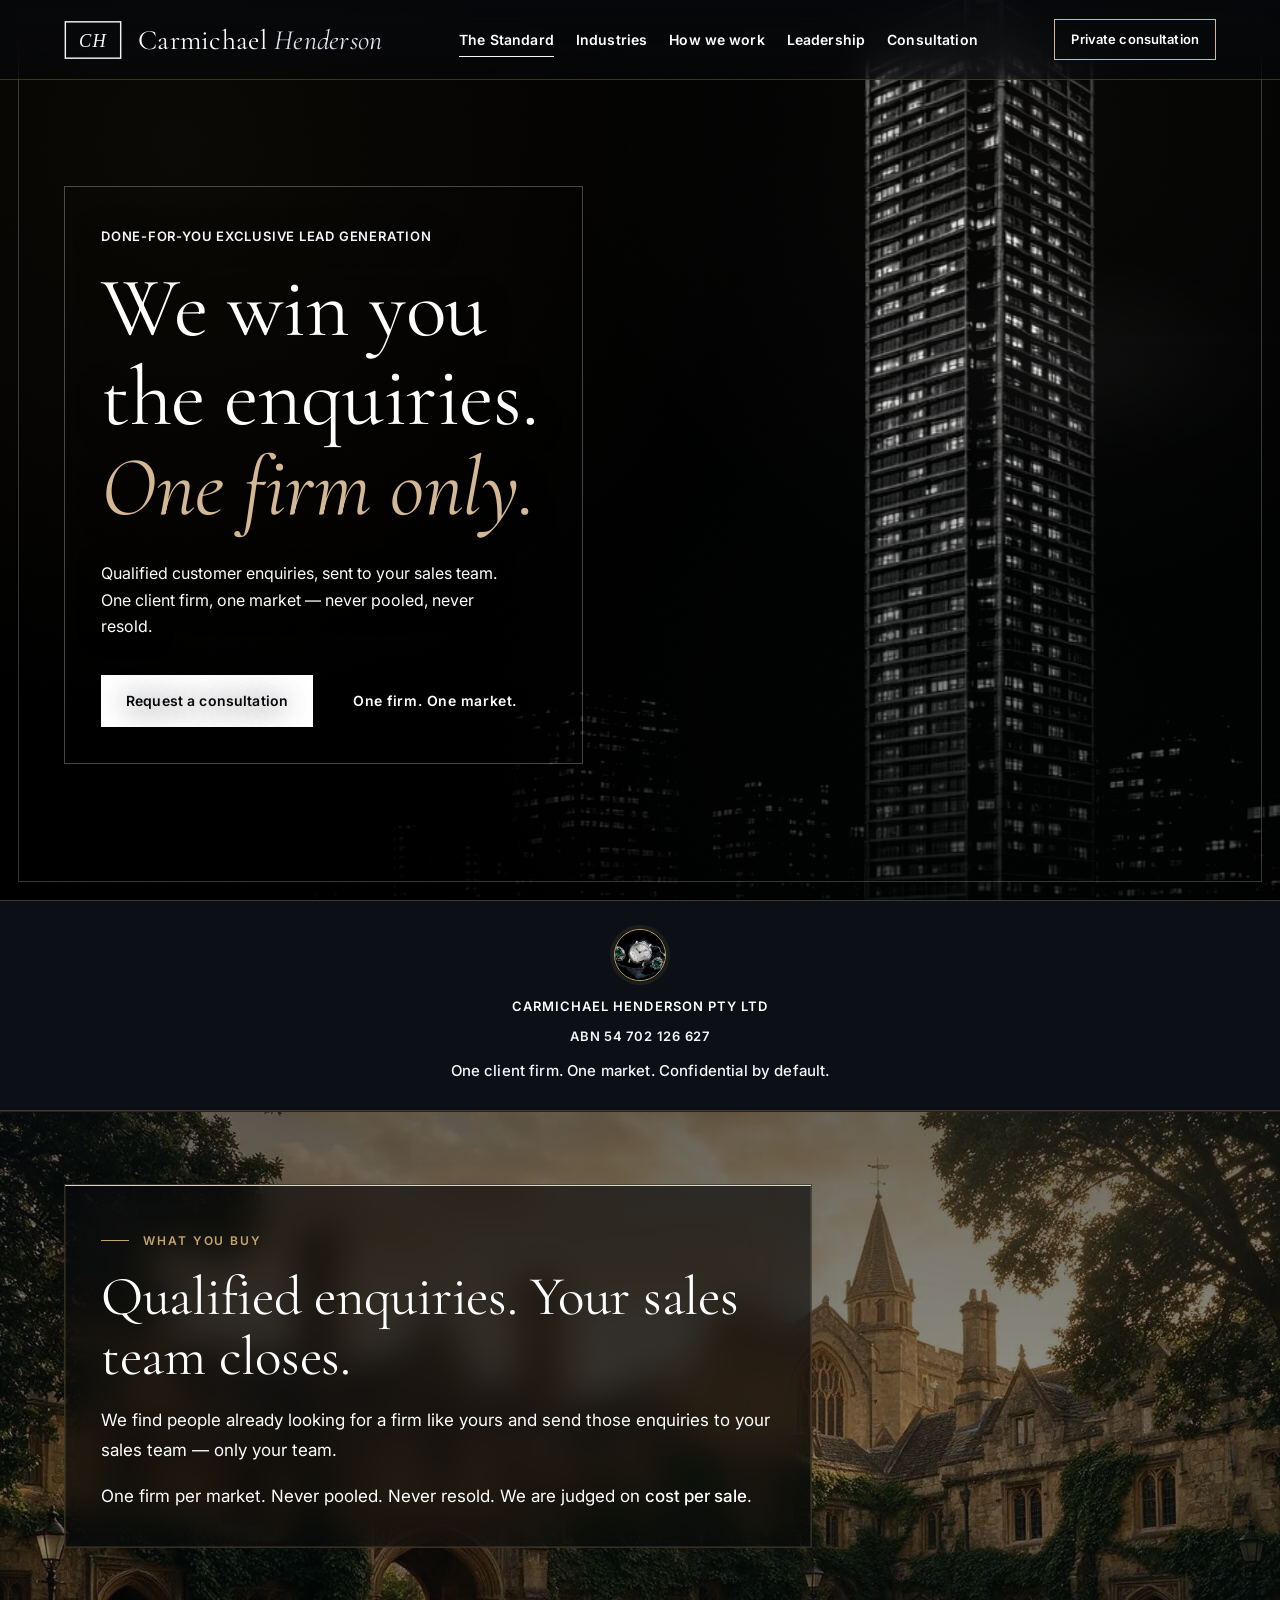
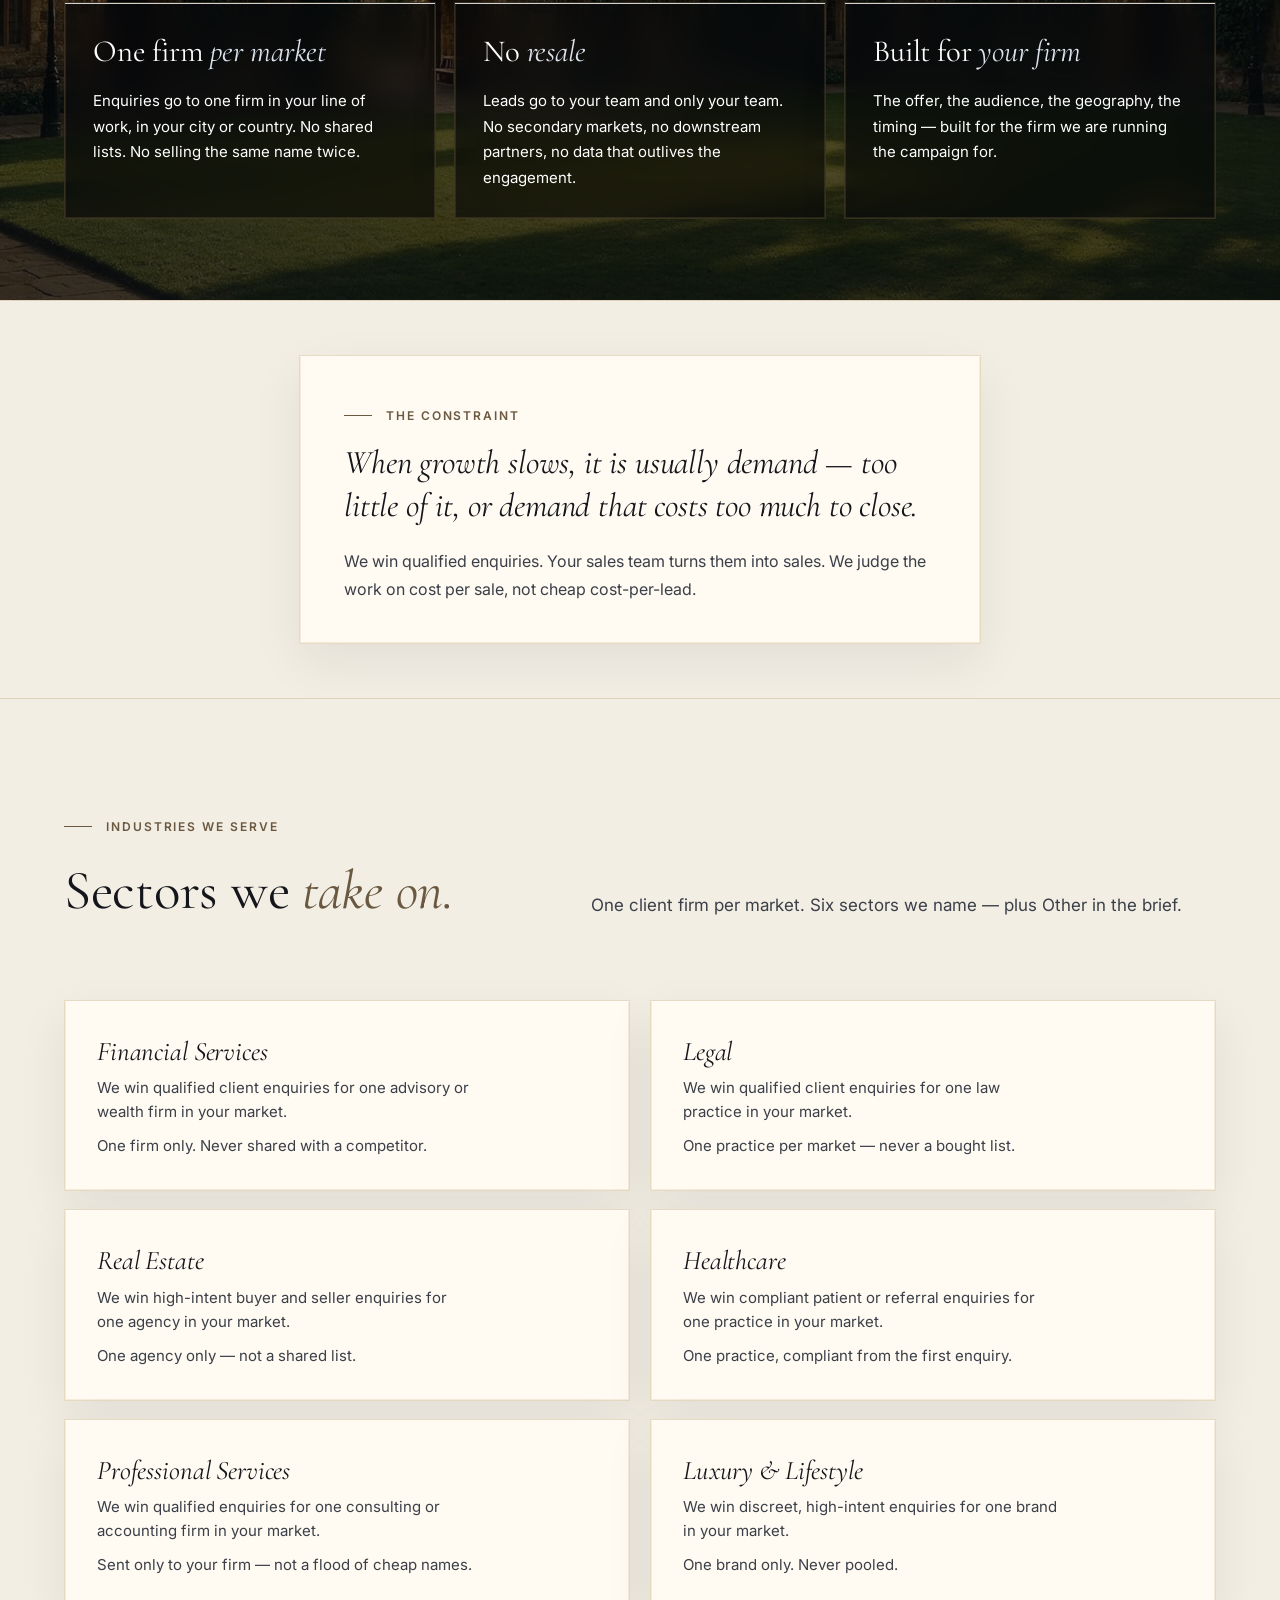
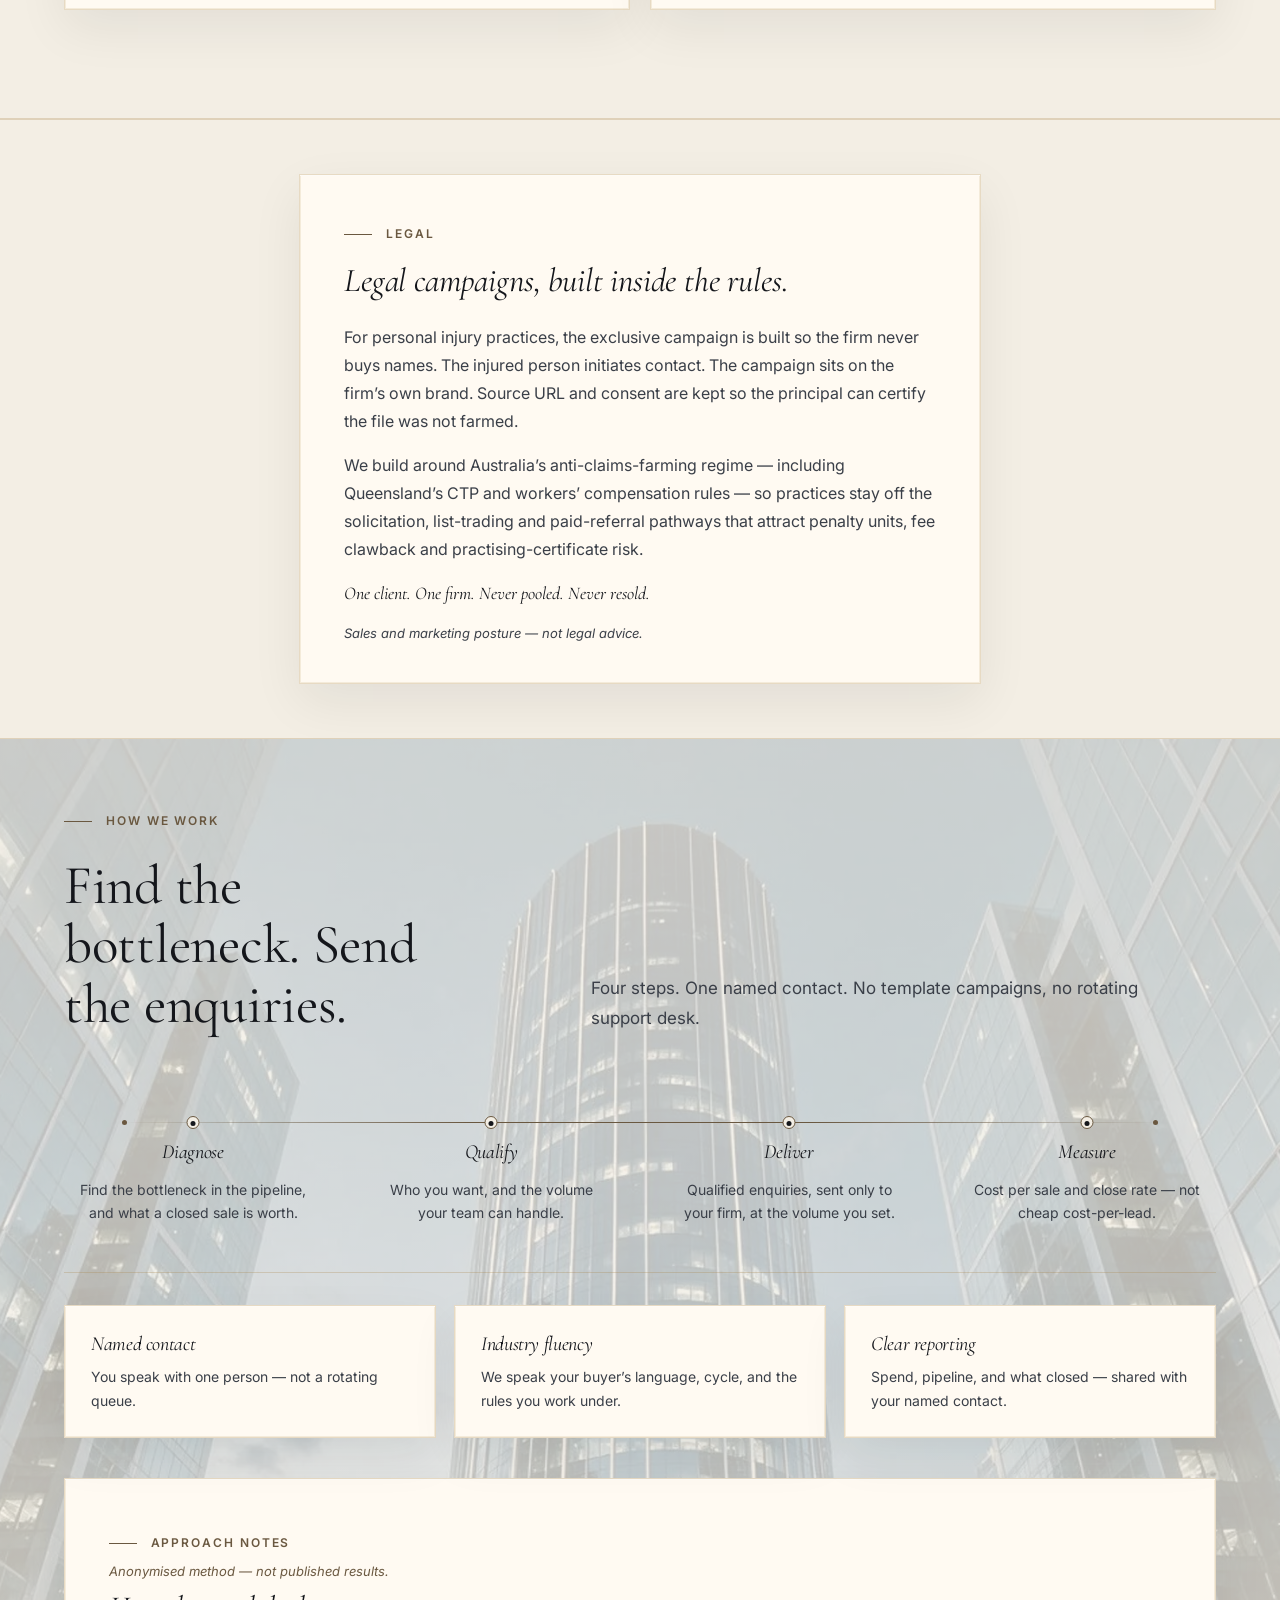
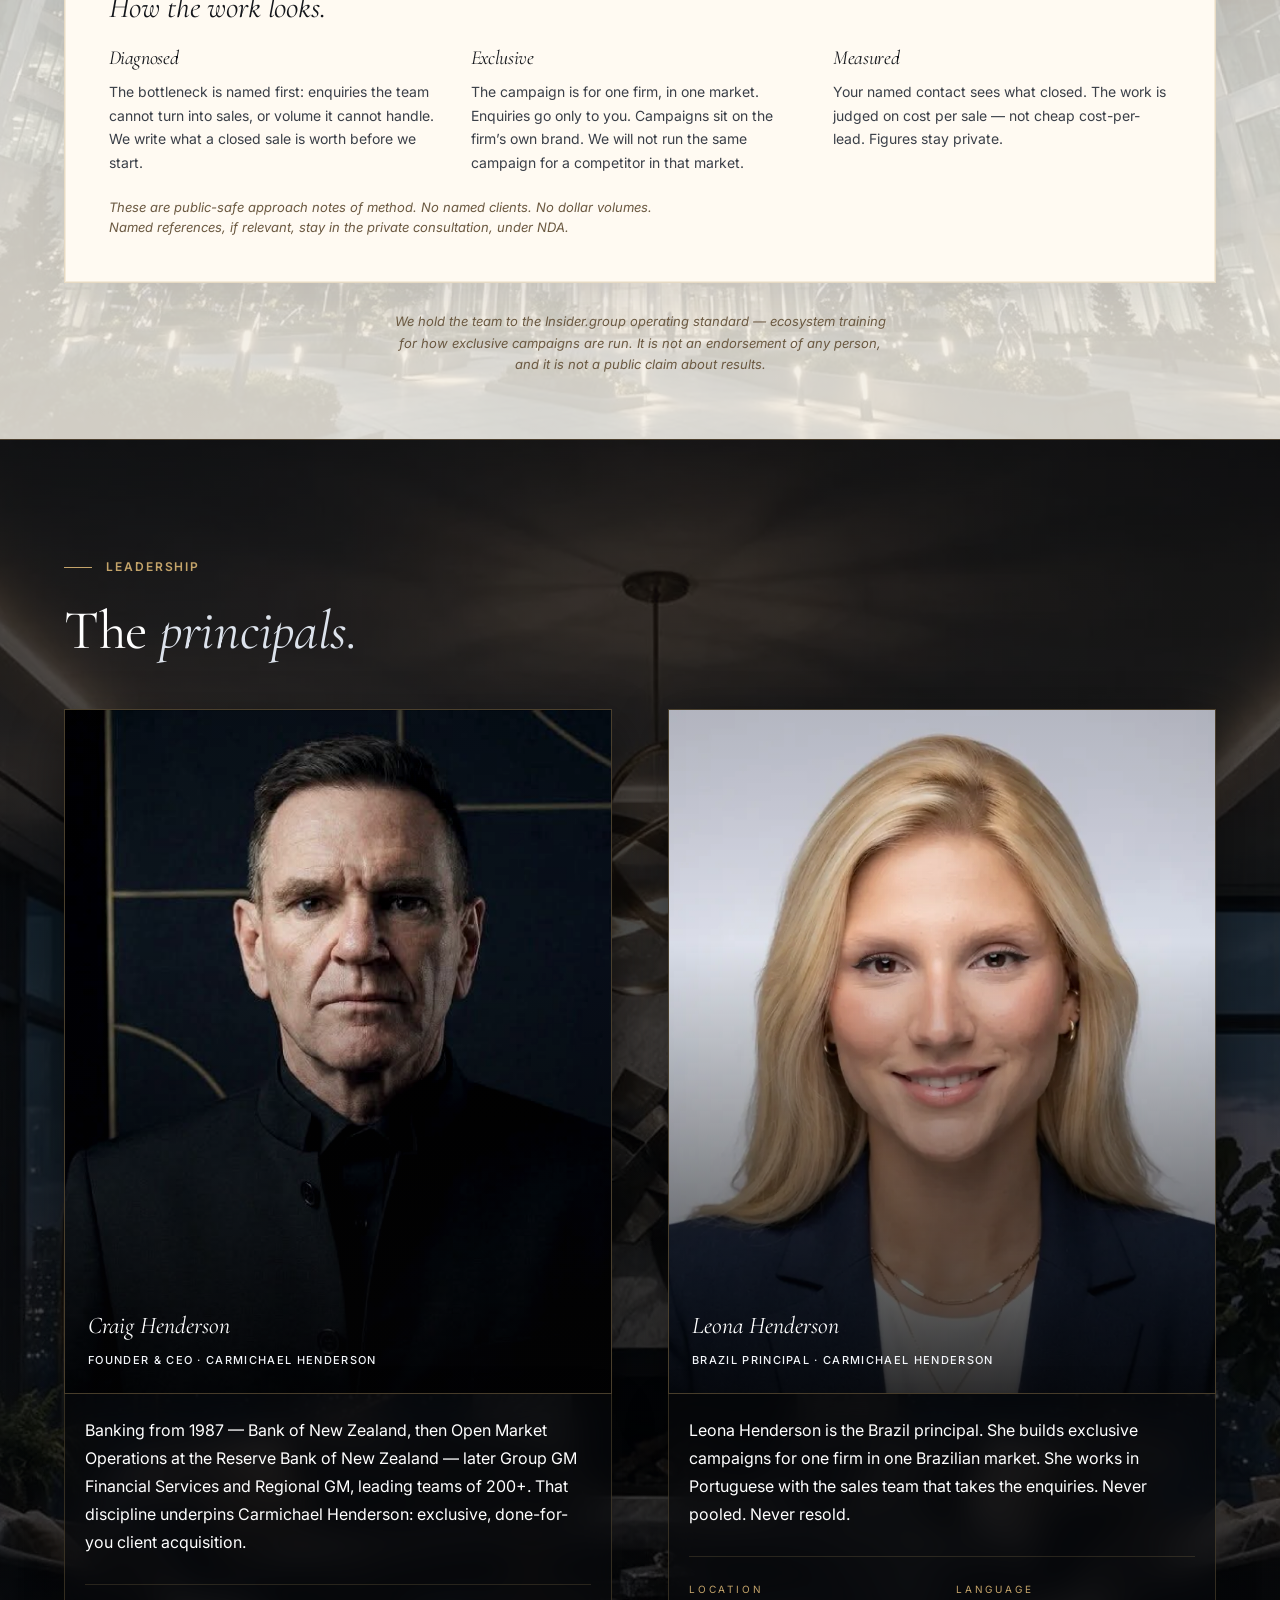
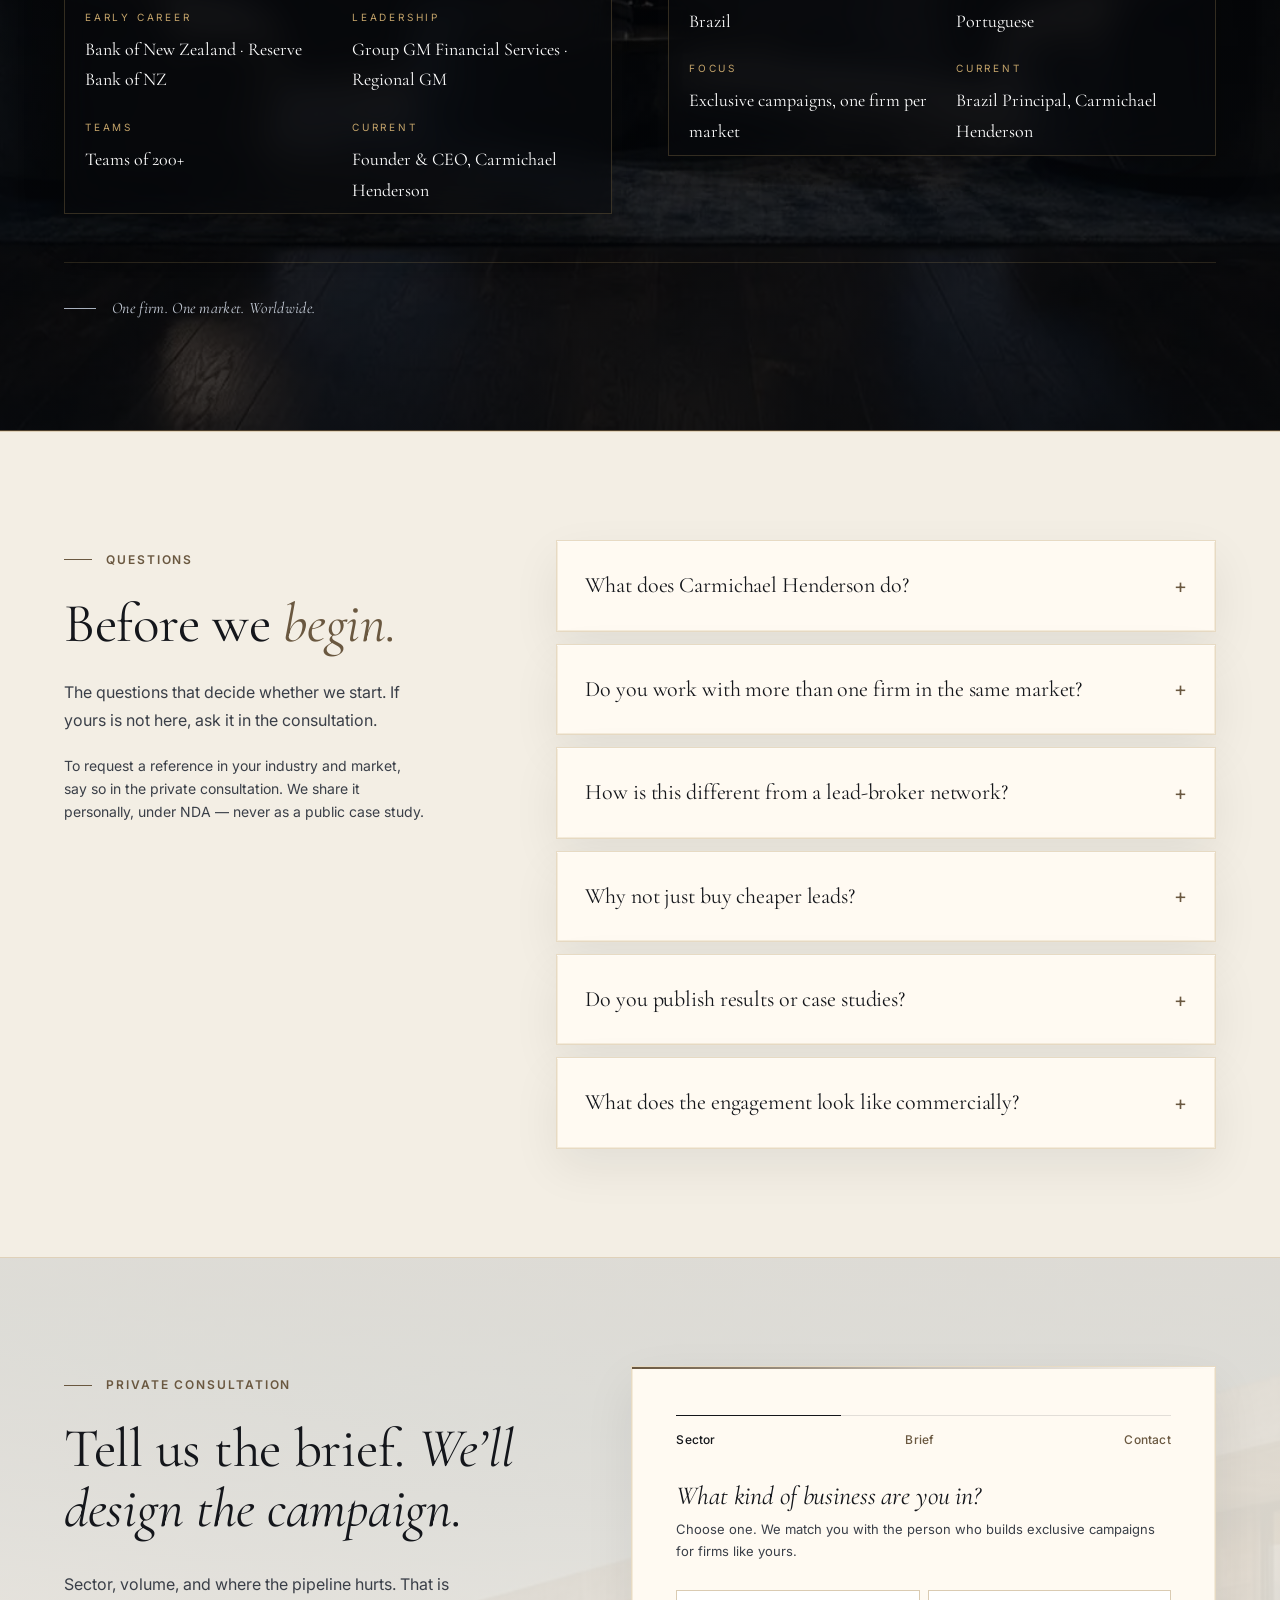
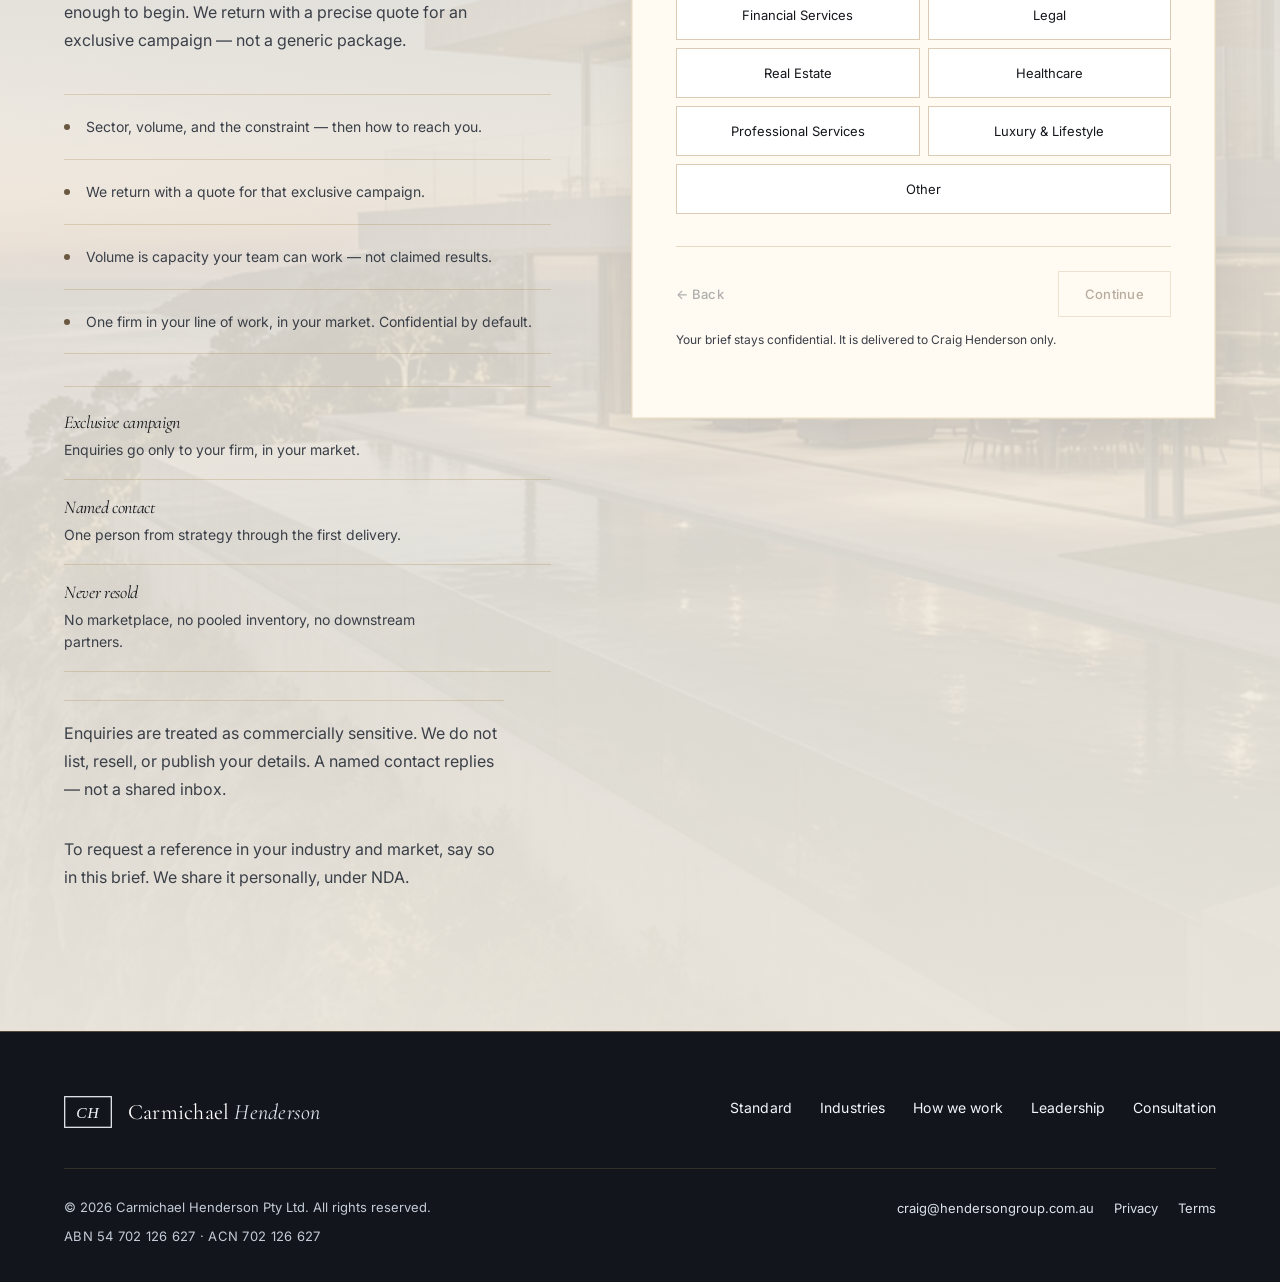
<file: index.html>
<!doctype html>
<html lang="en-AU">
<head>
<meta charset="utf-8">
<meta name="viewport" content="width=device-width, initial-scale=1">
<title>Carmichael Henderson — Done-for-you exclusive lead generation</title>
<meta name="description" content="Carmichael Henderson is a done-for-you exclusive lead-generation firm. We win qualified customer enquiries for one client firm in one market. Your sales team closes. Judged on cost per sale — never pooled, never resold.">
<meta name="theme-color" content="#0a0d12">
<link rel="canonical" href="https://hendersongroup.com.au/">
<link rel="alternate" hreflang="en-AU" href="https://hendersongroup.com.au/">
<link rel="alternate" hreflang="pt-BR" href="https://hendersongroup.com.au/variants/pt-br.html">
<link rel="alternate" hreflang="x-default" href="https://hendersongroup.com.au/">
<link rel="icon" type="image/svg+xml" href="favicon.svg">
<link rel="apple-touch-icon" href="favicon.svg">

<meta property="og:type" content="website">
<meta property="og:locale" content="en_AU">
<meta property="og:title" content="Carmichael Henderson — Done-for-you exclusive lead generation">
<meta property="og:site_name" content="Carmichael Henderson">
<meta property="og:description" content="A done-for-you exclusive lead-generation firm. Qualified customer enquiries for one client firm in one market. Your sales team closes. Judged on cost per sale — never pooled, never resold.">
<meta property="og:image" content="https://hendersongroup.com.au/assets/og-image.jpg">
<meta property="og:image:alt" content="Carmichael Henderson — done-for-you exclusive lead generation">
<meta property="og:url" content="https://hendersongroup.com.au/">
<meta name="twitter:card" content="summary_large_image">
<meta name="twitter:title" content="Carmichael Henderson — Done-for-you exclusive lead generation">
<meta name="twitter:description" content="Done-for-you exclusive lead generation. Qualified enquiries for one firm, in one market. Your sales team closes. Judged on cost per sale — never pooled, never resold.">
<meta name="twitter:image" content="https://hendersongroup.com.au/assets/og-image.jpg">

<link rel="preconnect" href="https://fonts.googleapis.com">
<link rel="preconnect" href="https://fonts.gstatic.com" crossorigin>
<link rel="stylesheet" href="https://fonts.googleapis.com/css2?family=Cormorant+Garamond:ital,wght@0,400;0,500;0,600;1,400;1,500&family=Inter:wght@400;500;600&family=JetBrains+Mono:wght@400;500&display=swap">
<link rel="stylesheet" href="css/styles.css?v=ch-grok3">
<link rel="stylesheet" href="css/variants.css?v=ch-grok3">
<script type="application/ld+json">
{
  "@context": "https://schema.org",
  "@type": "Organization",
  "name": "Carmichael Henderson",
  "legalName": "Carmichael Henderson Pty Ltd",
  "url": "https://hendersongroup.com.au/",
  "logo": "https://hendersongroup.com.au/assets/logo-ch.svg",
  "email": "craig@hendersongroup.com.au",
  "taxID": "54 702 126 627",
  "description": "A done-for-you exclusive lead-generation firm. We win qualified customer enquiries for one client firm in one market. Your sales team closes. Judged on cost per sale — never pooled, never resold.",
  "slogan": "One firm. One market. Worldwide.",
  "founder": { "@type": "Person", "name": "Craig Henderson", "jobTitle": "Founder & CEO" },
  "employee": { "@type": "Person", "name": "Leona Henderson", "jobTitle": "Brazil Principal" },
  "address": { "@type": "PostalAddress", "addressCountry": "AU" }
}
</script>
</head>
<body>
<a class="skip-link" href="#main">Skip to content</a>

<header class="nav">
  <a href="#top" class="brand">
    <span class="brand-mark" aria-hidden="true">
      <svg viewBox="0 0 48 32" width="58" height="38" focusable="false">
        <rect x="0.7" y="0.7" width="46.6" height="30.6" fill="none" stroke="currentColor" stroke-width="1.2"/>
        <text x="24" y="22" text-anchor="middle" font-family="Georgia, 'Times New Roman', Times, serif" font-style="italic" font-size="15.5" fill="currentColor" letter-spacing="1.1">CH</text>
      </svg>
    </span>
    <span class="brand-name">Carmichael <em>Henderson</em></span>
  </a>
  <nav class="nav-links" aria-label="Primary">
    <a href="#standard">The Standard</a>
    <a href="#industries">Industries</a>
    <a href="#approach">How we work</a>
    <a href="#leadership">Leadership</a>
    <a href="#consult">Consultation</a>
  </nav>
  <div class="nav-end">
    <a class="nav-cta" href="#consult"><span class="cta-long">Private consultation</span><span class="cta-short">Consult</span></a>
    <button class="nav-mobile-toggle" type="button" aria-label="Menu" aria-expanded="false">Menu</button>
  </div>
</header>
<a class="mobile-consult-bar" href="#consult">Private consultation</a>

<main id="main">
<section class="hero" id="top">
  <div class="hero-bg">
    <picture class="hero-still hero-still-primary">
      <source srcset="assets/hero-skyline.webp" type="image/webp">
      <img src="assets/hero-skyline.jpg" alt="" fetchpriority="high" width="1280" height="720">
    </picture>
    <div class="hero-mesh" aria-hidden="true"></div>
    <div class="hero-leaks" aria-hidden="true"></div>
  </div>
  <div class="hero-frame" aria-hidden="true"></div>
  <div class="hero-content">
    <p class="hero-identity">Done-for-you exclusive lead generation</p>
    <h1 class="hero-headline serif">
      We win you<br>
      the enquiries.<br>
      <span class="accent">One firm only.</span>
    </h1>
    <p class="hero-desc">
      Qualified customer enquiries, sent to your sales team. One client firm, one market — never pooled, never resold.
    </p>
    <div class="hero-actions">
      <a class="hero-cta" href="#consult">Request a consultation</a>
      <div class="hero-meta">One firm. One market.</div>
    </div>
  </div>
</section>

<section class="trust-strip" aria-label="Firm identity">
  <div class="trust-jewel" aria-hidden="true">
    <picture>
      <source srcset="assets/mood-jewel.webp" type="image/webp">
      <img src="assets/mood-jewel.jpg" alt="" width="900" height="675">
    </picture>
  </div>
  <p class="trust-strip-entity">Carmichael Henderson Pty Ltd</p>
  <p class="trust-strip-abn">ABN 54 702 126 627</p>
  <p class="trust-strip-identity">One client firm. One market. Confidential by default.</p>
</section>

<section class="section standard atmosphere atmosphere-courtyard" id="standard">
  <div class="atmosphere-photo" aria-hidden="true">
    <picture>
      <source srcset="assets/mood-courtyard.webp" type="image/webp">
      <img src="assets/mood-courtyard.jpg" alt="" loading="lazy" decoding="async" width="1800" height="1350">
    </picture>
  </div>
  <div class="atmosphere-screen" aria-hidden="true"></div>
  <div class="container">
    <div class="define-plate reveal" id="who-we-are">
      <div class="eyebrow">What you buy</div>
      <h2 class="serif">Qualified enquiries. Your sales team closes.</h2>
      <p>We find people already looking for a firm like yours and send those enquiries to your sales team — only your team.</p>
      <p>One firm per market. Never pooled. Never resold. We are judged on <strong>cost per sale</strong>.</p>
    </div>
    <div class="pillars">
      <article class="pillar reveal">
        <h3 class="serif">One firm <em>per market</em></h3>
        <p>Enquiries go to one firm in your line of work, in your city or country. No shared lists. No selling the same name twice.</p>
      </article>
      <article class="pillar reveal reveal-delay-1">
        <h3 class="serif">No <em>resale</em></h3>
        <p>Leads go to your team and only your team. No secondary markets, no downstream partners, no data that outlives the engagement.</p>
      </article>
      <article class="pillar reveal reveal-delay-2">
        <h3 class="serif">Built for <em>your firm</em></h3>
        <p>The offer, the audience, the geography, the timing — built for the firm we are running the campaign for.</p>
      </article>
    </div>
  </div>
</section>

<section class="section section-compact whisper band-light" id="pipeline" aria-label="Growth pipeline">
  <div class="container">
    <div class="whisper-inner reveal">
      <div class="eyebrow">The constraint</div>
      <p class="whisper-spine serif">When growth slows, it is usually demand — too little of it, or demand that costs too much to close.</p>
      <p class="whisper-body">We win qualified enquiries. Your sales team turns them into sales. We judge the work on cost per sale, not cheap cost-per-lead.</p>
    </div>
  </div>
</section>

<section class="section industries band-light" id="industries">
  <div class="container">
    <div class="section-head">
      <div class="section-head-left">
        <div class="eyebrow reveal">Industries we serve</div>
        <h2 class="serif reveal reveal-delay-1">Sectors we <em>take on.</em></h2>
      </div>
      <p class="section-head-right reveal reveal-delay-2">One client firm per market. Six sectors we name — plus Other in the brief.</p>
    </div>
    <div class="industry-grid">
      <a class="industry-card reveal" href="#consult" data-industry="Financial Services">
        <div class="industry-body">
          <h4 class="serif">Financial Services</h4>
          <p>We win qualified client enquiries for one advisory or wealth firm in your market.</p>
          <p class="industry-approach">One firm only. Never shared with a competitor.</p>
        </div>
      </a>
      <a class="industry-card reveal reveal-delay-1" href="#consult" data-industry="Legal">
        <div class="industry-body">
          <h4 class="serif">Legal</h4>
          <p>We win qualified client enquiries for one law practice in your market.</p>
          <p class="industry-approach">One practice per market — never a bought list.</p>
        </div>
      </a>
      <a class="industry-card reveal reveal-delay-2" href="#consult" data-industry="Real Estate">
        <div class="industry-body">
          <h4 class="serif">Real Estate</h4>
          <p>We win high-intent buyer and seller enquiries for one agency in your market.</p>
          <p class="industry-approach">One agency only — not a shared list.</p>
        </div>
      </a>
      <a class="industry-card reveal reveal-delay-1" href="#consult" data-industry="Healthcare">
        <div class="industry-body">
          <h4 class="serif">Healthcare</h4>
          <p>We win compliant patient or referral enquiries for one practice in your market.</p>
          <p class="industry-approach">One practice, compliant from the first enquiry.</p>
        </div>
      </a>
      <a class="industry-card reveal reveal-delay-1" href="#consult" data-industry="Professional Services">
        <div class="industry-body">
          <h4 class="serif">Professional Services</h4>
          <p>We win qualified enquiries for one consulting or accounting firm in your market.</p>
          <p class="industry-approach">Sent only to your firm — not a flood of cheap names.</p>
        </div>
      </a>
      <a class="industry-card reveal reveal-delay-2" href="#consult" data-industry="Luxury & Lifestyle">
        <div class="industry-body">
          <h4 class="serif">Luxury &amp; Lifestyle</h4>
          <p>We win discreet, high-intent enquiries for one brand in your market.</p>
          <p class="industry-approach">One brand only. Never pooled.</p>
        </div>
      </a>
    </div>
  </div>
</section>

<section class="section section-compact whisper whisper-legal band-light" id="legal-mandates" aria-label="Legal campaigns">
  <div class="container">
    <div class="whisper-inner reveal">
      <div class="eyebrow">Legal</div>
      <p class="whisper-spine serif">Legal campaigns, built inside the rules.</p>
      <p class="whisper-body">For personal injury practices, the exclusive campaign is built so the firm never buys names. The injured person initiates contact. The campaign sits on the firm’s own brand. Source URL and consent are kept so the principal can certify the file was not farmed.</p>
      <p class="whisper-body">We build around Australia’s anti-claims-farming regime — including Queensland’s CTP and workers’ compensation rules — so practices stay off the solicitation, list-trading and paid-referral pathways that attract penalty units, fee clawback and practising-certificate risk.</p>
      <p class="whisper-close">One client. One firm. Never pooled. Never resold.</p>
      <p class="whisper-caveat">Sales and marketing posture — not legal advice.</p>
    </div>
  </div>
</section>

<section class="section section-compact approach atmosphere atmosphere-plaza band-light" id="approach">
  <div class="approach-bg">
    <picture>
      <source srcset="assets/hero-plaza.webp" type="image/webp">
      <img src="assets/hero-plaza.jpg" alt="" loading="lazy" decoding="async" width="2000" height="1500">
    </picture>
  </div>
  <div class="atmosphere-screen" aria-hidden="true"></div>
  <div class="container">
    <div class="section-head">
      <div class="section-head-left">
        <div class="eyebrow reveal">How we work</div>
        <h2 class="serif reveal reveal-delay-1">Find the bottleneck. Send the enquiries.</h2>
      </div>
      <p class="section-head-right reveal reveal-delay-2">Four steps. One named contact. No template campaigns, no rotating support desk.</p>
    </div>
    <div class="timeline">
      <div class="timeline-track"></div>
      <div class="timeline-steps">
        <div class="tstep">
          <h4>Diagnose</h4>
          <p>Find the bottleneck in the pipeline, and what a closed sale is worth.</p>
        </div>
        <div class="tstep">
          <h4>Qualify</h4>
          <p>Who you want, and the volume your team can handle.</p>
        </div>
        <div class="tstep">
          <h4>Deliver</h4>
          <p>Qualified enquiries, sent only to your firm, at the volume you set.</p>
        </div>
        <div class="tstep">
          <h4>Measure</h4>
          <p>Cost per sale and close rate — not cheap cost-per-lead.</p>
        </div>
      </div>
    </div>
    <div class="why-strip why-strip-3">
      <div class="why-item reveal">
        <h4>Named contact</h4>
        <p>You speak with one person — not a rotating queue.</p>
      </div>
      <div class="why-item reveal reveal-delay-1">
        <h4>Industry fluency</h4>
        <p>We speak your buyer’s language, cycle, and the rules you work under.</p>
      </div>
      <div class="why-item reveal reveal-delay-2">
        <h4>Clear reporting</h4>
        <p>Spend, pipeline, and what closed — shared with your named contact.</p>
      </div>
    </div>
    <article class="wins-plate reveal" aria-labelledby="wins-heading">
      <div class="eyebrow">Approach notes</div>
      <p class="wins-kicker">Anonymised method — not published results.</p>
      <h3 class="serif" id="wins-heading">How the work looks.</h3>
      <div class="wins-notes">
        <div>
          <h4>Diagnosed</h4>
          <p>The bottleneck is named first: enquiries the team cannot turn into sales, or volume it cannot handle. We write what a closed sale is worth before we start.</p>
        </div>
        <div>
          <h4>Exclusive</h4>
          <p>The campaign is for one firm, in one market. Enquiries go only to you. Campaigns sit on the firm’s own brand. We will not run the same campaign for a competitor in that market.</p>
        </div>
        <div>
          <h4>Measured</h4>
          <p>Your named contact sees what closed. The work is judged on cost per sale — not cheap cost-per-lead. Figures stay private.</p>
        </div>
      </div>
      <p class="wins-caveat">These are public-safe approach notes of method. No named clients. No dollar volumes. Named references, if relevant, stay in the private consultation, under NDA.</p>
    </article>
    <p class="approach-footnote reveal">We hold the team to the Insider.group operating standard — ecosystem training for how exclusive campaigns are run. It is not an endorsement of any person, and it is not a public claim about results.</p>
  </div>
</section>

<section class="section leadership atmosphere atmosphere-penthouse" id="leadership">
  <div class="atmosphere-photo" aria-hidden="true">
    <picture>
      <source srcset="assets/mood-penthouse.webp" type="image/webp">
      <img src="assets/mood-penthouse.jpg" alt="" loading="lazy" decoding="async" width="1800" height="1350">
    </picture>
  </div>
  <div class="atmosphere-screen" aria-hidden="true"></div>
  <div class="container">
    <div class="eyebrow reveal">Leadership</div>
    <h2 class="serif reveal reveal-delay-1 leader-heading">The <em>principals.</em></h2>
    <div class="leader-people">
      <article class="leader-card reveal">
        <figure class="leader-photo">
          <div class="leader-photo-frame">
            <img src="assets/craig-henderson.png" alt="Craig Henderson, Founder and CEO of Carmichael Henderson" width="1136" height="1418" loading="lazy">
          </div>
          <figcaption class="leader-caption">
            <div class="leader-caption-name">Craig Henderson</div>
            <div class="leader-caption-role">Founder &amp; CEO · Carmichael Henderson</div>
          </figcaption>
        </figure>
        <div class="leader-card-body">
          <p>Banking from 1987 — Bank of New Zealand, then Open Market Operations at the Reserve Bank of New Zealand — later Group GM Financial Services and Regional GM, leading teams of 200+. That discipline underpins Carmichael Henderson: exclusive, done-for-you client acquisition.</p>
          <div class="leader-facts">
            <div>
              <div class="leader-fact-label">Early career</div>
              <div class="leader-fact-val">Bank of New Zealand · Reserve Bank of NZ</div>
            </div>
            <div>
              <div class="leader-fact-label">Leadership</div>
              <div class="leader-fact-val">Group GM Financial Services · Regional GM</div>
            </div>
            <div>
              <div class="leader-fact-label">Teams</div>
              <div class="leader-fact-val">Teams of 200+</div>
            </div>
            <div>
              <div class="leader-fact-label">Current</div>
              <div class="leader-fact-val">Founder &amp; CEO, Carmichael Henderson</div>
            </div>
          </div>
        </div>
      </article>
      <article class="leader-card reveal reveal-delay-1">
        <figure class="leader-photo">
          <div class="leader-photo-frame">
            <picture>
              <source srcset="assets/leona-henderson.webp" type="image/webp">
              <img class="leader-photo-leona" src="assets/leona-henderson.jpg" alt="Leona Henderson, Brazil Principal of Carmichael Henderson" width="900" height="900" loading="lazy">
            </picture>
          </div>
          <figcaption class="leader-caption">
            <div class="leader-caption-name">Leona Henderson</div>
            <div class="leader-caption-role">Brazil Principal · Carmichael Henderson</div>
          </figcaption>
        </figure>
        <div class="leader-card-body">
          <p>Leona Henderson is the Brazil principal. She builds exclusive campaigns for one firm in one Brazilian market. She works in Portuguese with the sales team that takes the enquiries. Never pooled. Never resold.</p>
          <div class="leader-facts">
            <div>
              <div class="leader-fact-label">Location</div>
              <div class="leader-fact-val">Brazil</div>
            </div>
            <div>
              <div class="leader-fact-label">Language</div>
              <div class="leader-fact-val">Portuguese</div>
            </div>
            <div>
              <div class="leader-fact-label">Focus</div>
              <div class="leader-fact-val">Exclusive campaigns, one firm per market</div>
            </div>
            <div>
              <div class="leader-fact-label">Current</div>
              <div class="leader-fact-val">Brazil Principal, Carmichael Henderson</div>
            </div>
          </div>
        </div>
      </article>
    </div>
    <div class="leader-quote reveal">One firm. One market. Worldwide.</div>
  </div>
</section>

<section class="section faq band-light" id="faq">
  <div class="container">
    <div class="faq-grid">
      <div>
        <div class="eyebrow reveal">Questions</div>
        <h2 class="serif reveal reveal-delay-1">Before we <em>begin.</em></h2>
        <p class="reveal reveal-delay-2 faq-intro">The questions that decide whether we start. If yours is not here, ask it in the consultation.</p>
        <p class="ref-path reveal">To request a reference in your industry and market, say so in the private consultation. We share it personally, under NDA — never as a public case study.</p>
      </div>
      <div class="faq-list reveal reveal-delay-2">
        <details class="faq-item">
          <summary class="serif">What does Carmichael Henderson do?</summary>
          <div class="faq-answer">Carmichael Henderson is a done-for-you exclusive lead-generation firm. We win qualified customer enquiries for one client firm in one market. Your sales team closes. We are judged on cost per sale — never pooled, never resold.</div>
        </details>
        <details class="faq-item">
          <summary class="serif">Do you work with more than one firm in the same market?</summary>
          <div class="faq-answer">Not in the same market. Every exclusive campaign is for one firm in your line of work, in your city or country. If we take on your work, your direct competitors in that market cannot engage us for the duration of the contract — so there is no conflict with a competitor.</div>
        </details>
        <details class="faq-item">
          <summary class="serif">How is this different from a lead-broker network?</summary>
          <div class="faq-answer">Broker networks resell the same enquiry to multiple firms. We build the campaign for you and only for you. There is no marketplace, no downstream partner, no aggregated database — the enquiry originates for your firm and is delivered directly to your CRM.</div>
        </details>
        <details class="faq-item">
          <summary class="serif">Why not just buy cheaper leads?</summary>
          <div class="faq-answer">Cheap cost-per-lead often means enquiries that do not close. We generate demand your team can turn into sales and judge the work on cost per sale — not the cheapest click.</div>
        </details>
        <details class="faq-item">
          <summary class="serif">Do you publish results or case studies?</summary>
          <div class="faq-answer">No. We do not publish named client results, pipeline figures, or dollar volumes. This site carries no public case studies. In a private consultation we may share anonymised approach notes so you can judge how the work is built — never named results, never as a published case study. If a named reference is relevant to your industry and market, it is shared personally, under NDA.</div>
        </details>
        <details class="faq-item">
          <summary class="serif">What does the engagement look like commercially?</summary>
          <div class="faq-answer">You name the sector, the volume you can handle, and where the pipeline hurts. We design the exclusive campaign for that brief, then return with a precise quote — not a generic package.</div>
        </details>
      </div>
    </div>
  </div>
</section>

<section class="section consult atmosphere atmosphere-villa band-light" id="consult">
  <div class="atmosphere-photo" aria-hidden="true"><img src="assets/hero-villa.jpg" alt="" loading="lazy" decoding="async" width="2000" height="1125"></div>
  <div class="atmosphere-screen" aria-hidden="true"></div>
  <div class="container">
    <div class="consult-grid">
      <div class="consult-copy">
        <div class="eyebrow reveal">Private Consultation</div>
        <h2 class="serif reveal reveal-delay-1">Tell us the brief. <em>We’ll design the campaign.</em></h2>
        <p class="reveal reveal-delay-2">Sector, volume, and where the pipeline hurts. That is enough to begin. We return with a precise quote for an exclusive campaign — not a generic package.</p>
        <ul class="consult-list reveal reveal-delay-3">
          <li>Sector, volume, and the constraint — then how to reach you.</li>
          <li>We return with a quote for that exclusive campaign.</li>
          <li>Volume is capacity your team can work — not claimed results.</li>
          <li>One firm in your line of work, in your market. Confidential by default.</li>
        </ul>
        <div class="consult-outcomes reveal">
          <div class="consult-outcome">
            <h4>Exclusive campaign</h4>
            <p>Enquiries go only to your firm, in your market.</p>
          </div>
          <div class="consult-outcome">
            <h4>Named contact</h4>
            <p>One person from strategy through the first delivery.</p>
          </div>
          <div class="consult-outcome">
            <h4>Never resold</h4>
            <p>No marketplace, no pooled inventory, no downstream partners.</p>
          </div>
        </div>
        <p class="consult-privacy reveal">Enquiries are treated as commercially sensitive. We do not list, resell, or publish your details. A named contact replies — not a shared inbox.</p>
        <p class="ref-path reveal">To request a reference in your industry and market, say so in this brief. We share it personally, under NDA.</p>
      </div>
      <div class="form-shell reveal reveal-delay-2">
        <div class="form-progress">
          <div class="form-progress-bar" role="progressbar" aria-valuemin="1" aria-valuemax="3" aria-valuenow="1" aria-label="Consultation step"><div class="form-progress-fill" style="width: 33%"></div></div>
          <div class="form-progress-labels">
            <span class="active">Sector</span>
            <span>Brief</span>
            <span>Contact</span>
          </div>
        </div>

        <div class="form-step active" data-step="1">
          <h3 class="serif">What kind of business are you in?</h3>
          <div class="form-step-hint">Choose one. We match you with the person who builds exclusive campaigns for firms like yours.</div>
          <div class="radio-grid" id="industry-grid">
            <button type="button" class="radio-tile" data-value="Financial Services">Financial Services</button>
            <button type="button" class="radio-tile" data-value="Legal">Legal</button>
            <button type="button" class="radio-tile" data-value="Real Estate">Real Estate</button>
            <button type="button" class="radio-tile" data-value="Healthcare">Healthcare</button>
            <button type="button" class="radio-tile" data-value="Professional Services">Professional Services</button>
            <button type="button" class="radio-tile" data-value="Luxury & Lifestyle">Luxury &amp; Lifestyle</button>
            <button type="button" class="radio-tile radio-tile-other" data-value="Other">Other</button>
          </div>
          <div class="field-err" data-err="industry"></div>
        </div>

        <div class="form-step" data-step="2">
          <h3 class="serif">Volume and the constraint.</h3>
          <div class="form-step-hint">What your team can handle, and where the pipeline hurts. Further detail is optional.</div>

          <div class="field">
            <label>Monthly volume your team can handle</label>
            <p class="field-help">Capacity your team can work — not claimed results.</p>
            <div class="pill-row pill-row-capacity" data-pillgroup="leadCapacity">
              <button type="button" class="pill" data-value="200–500 a month">200–500 / month</button>
              <button type="button" class="pill" data-value="500–1,000 a month">500–1,000 / month</button>
              <button type="button" class="pill" data-value="1,000–2,500 a month">1,000–2,500 / month</button>
              <button type="button" class="pill" data-value="2,500–5,000 a month">2,500–5,000 / month</button>
              <button type="button" class="pill" data-value="5,000–10,000 a month">5,000–10,000 / month</button>
            </div>
            <div class="field-err" data-err="leadCapacity"></div>
          </div>

          <div class="field">
            <label>Where the pipeline hurts</label>
            <p class="field-help">The constraint you want us to work on. Cheap cost-per-lead is not the goal.</p>
            <div class="pill-row" data-pillgroup="pipelinePain">
              <button type="button" class="pill" data-value="Cost per sale too high">Cost per sale too high</button>
              <button type="button" class="pill" data-value="Leads that do not close">Leads that do not close</button>
              <button type="button" class="pill" data-value="Not enough qualified volume">Not enough qualified volume</button>
              <button type="button" class="pill" data-value="Pipeline stalling">Pipeline stalling</button>
            </div>
          </div>

          <details class="form-more">
            <summary>Further detail <span>(optional)</span></summary>
            <div class="form-more-body">
              <div class="field">
                <label for="country-input">Where the firm is based</label>
                <div class="combo" data-field="country">
                  <input class="combo-input" id="country-input" name="country" type="text" placeholder="Search country or region…" autocomplete="country-name">
                  <div class="combo-list"></div>
                </div>
              </div>
              <div class="field">
                <label>Current cost per lead</label>
                <p class="field-help">A band is enough. We still judge the work on cost per sale.</p>
                <div class="pill-row pill-row-capacity" data-pillgroup="currentCpl">
                  <button type="button" class="pill" data-value="We do not track CPL">We do not track</button>
                  <button type="button" class="pill" data-value="Under $50">Under $50</button>
                  <button type="button" class="pill" data-value="$50–150">$50–150</button>
                  <button type="button" class="pill" data-value="$150–400">$150–400</button>
                  <button type="button" class="pill" data-value="$400+">$400+</button>
                </div>
              </div>
              <div class="field">
                <label for="buyerWho">Who you want to speak to</label>
                <textarea class="input brief-short" id="buyerWho" name="buyerWho" rows="3" placeholder="e.g. principals of established practices already looking to change firm"></textarea>
              </div>
              <div class="field">
                <label for="buyerMarket">Where those buyers are</label>
                <input class="input" id="buyerMarket" name="buyerMarket" type="text" placeholder="e.g. São Paulo · east Sydney · UK-wide" autocomplete="off">
              </div>
              <div class="field">
                <label>What makes an enquiry qualified</label>
                <div class="pill-row" data-pillgroup="qualification" data-multiselect="true">
                  <button type="button" class="pill" data-value="Already searching">Already searching</button>
                  <button type="button" class="pill" data-value="Ready this month">Ready this month</button>
                  <button type="button" class="pill" data-value="Licensed">Licensed</button>
                  <button type="button" class="pill" data-value="Minimum ticket">Minimum ticket</button>
                  <button type="button" class="pill" data-value="Exclusive to our firm">Exclusive to our firm</button>
                  <button type="button" class="pill" data-value="Other">Other</button>
                </div>
                <label for="qualificationNote">Qualification note</label>
                <textarea class="input brief-short" id="qualificationNote" name="qualificationNote" rows="2" placeholder="e.g. already in-market this month, or licensed in the buyer’s state"></textarea>
              </div>
              <div class="field">
                <label for="hardRejects">What we should never send</label>
                <input class="input" id="hardRejects" name="hardRejects" type="text" placeholder="e.g. other firms’ existing clients, out-of-area, not ready this quarter" autocomplete="off">
              </div>
            </div>
          </details>
        </div>

        <div class="form-step" data-step="3">
          <h3 class="serif">How should we reach you?</h3>
          <div class="form-step-hint">A named contact replies within one business day. Your details are never shared.</div>
          <div class="field-row">
            <div class="field">
              <label for="fullName">Full name</label>
              <input class="input" id="fullName" name="fullName" type="text" placeholder="Your full name" autocomplete="name">
              <div class="field-err" data-err="fullName"></div>
            </div>
            <div class="field">
              <label for="firmName">Firm name</label>
              <input class="input" id="firmName" name="firmName" type="text" placeholder="Company or practice" autocomplete="organization">
              <div class="field-err" data-err="firmName"></div>
            </div>
          </div>
          <div class="field-row">
            <div class="field">
              <label for="email">Email</label>
              <input class="input" id="email" name="email" type="email" placeholder="you@firm.com" autocomplete="email">
              <div class="field-err" data-err="email"></div>
            </div>
            <div class="field">
              <label for="phone">Phone</label>
              <input class="input" id="phone" name="phone" type="tel" placeholder="+61 4xx xxx xxx" autocomplete="tel">
              <div class="field-err" data-err="phone"></div>
            </div>
          </div>
          <details class="form-more">
            <summary>Contact preferences <span>(optional)</span></summary>
            <div class="form-more-body">
              <div class="field">
                <label>Preferred channel</label>
                <div class="pill-row" data-pillgroup="preferredChannel">
                  <button type="button" class="pill" data-value="Email">Email</button>
                  <button type="button" class="pill" data-value="Phone">Phone</button>
                  <button type="button" class="pill" data-value="WhatsApp">WhatsApp</button>
                  <button type="button" class="pill" data-value="Signal">Signal</button>
                </div>
              </div>
              <div class="field">
                <label>Best time to reach you</label>
                <div class="pill-row" data-pillgroup="preferredTime">
                  <button type="button" class="pill" data-value="Mornings">Mornings</button>
                  <button type="button" class="pill" data-value="Afternoons">Afternoons</button>
                  <button type="button" class="pill" data-value="Evenings">Evenings</button>
                  <button type="button" class="pill" data-value="Weekends">Weekends</button>
                </div>
              </div>
            </div>
          </details>
          <div class="review-list"></div>
          <label class="check">
            <input type="checkbox" name="nda">
            <span class="check-text">
              <strong>Confidentiality acknowledgement.</strong> I understand this enquiry will be treated in confidence. Carmichael Henderson will not share my details with third parties without written consent, and I consent to being contacted through the channel I have selected.
            </span>
          </label>
          <div class="field-err" data-err="nda"></div>
          <div class="honeypot" aria-hidden="true">
            <label>Website (leave blank)<input type="text" name="hp_website" tabindex="-1" autocomplete="off"></label>
          </div>
        </div>

        <div class="form-success">
          <div class="success-mark" aria-hidden="true">✓</div>
          <h3 class="serif">Request received.</h3>
          <p>Your enquiry has been logged under reference <strong class="submission-id"></strong> and routed to Craig Henderson at Carmichael Henderson. Expect a personal reply within one business day.</p>
          <div class="next-steps">
            <h4>What happens next</h4>
            <ol>
              <li>We read the sector, the volume, and the constraint.</li>
              <li>We design the exclusive campaign around that brief.</li>
              <li>You get a personal reply with a precise quote for the campaign.</li>
            </ol>
          </div>
          <p class="success-contact">Direct line: <a href="mailto:craig@hendersongroup.com.au">craig@hendersongroup.com.au</a></p>
        </div>

        <div class="form-actions">
          <button type="button" class="btn-back" disabled>← Back</button>
          <button type="button" class="btn-next is-ghost" disabled aria-disabled="true">Continue</button>
        </div>
        <p class="form-reassure">Your brief stays confidential. It is delivered to Craig Henderson only.</p>
        <div class="form-status" role="status" aria-live="polite"></div>

      </div>
    </div>
  </div>
</section>
</main>

<footer class="footer">
  <div class="footer-top">
    <div class="brand">
      <span class="brand-mark" aria-hidden="true">
        <svg viewBox="0 0 48 32" width="48" height="32" focusable="false">
          <rect x="0.7" y="0.7" width="46.6" height="30.6" fill="none" stroke="currentColor" stroke-width="1.2"/>
          <text x="24" y="22" text-anchor="middle" font-family="Georgia, 'Times New Roman', Times, serif" font-style="italic" font-size="15.5" fill="currentColor" letter-spacing="1.1">CH</text>
        </svg>
      </span>
      <span class="brand-name">Carmichael <em>Henderson</em></span>
    </div>
    <nav class="footer-nav" aria-label="Footer">
      <a href="#standard">Standard</a>
      <a href="#industries">Industries</a>
      <a href="#approach">How we work</a>
      <a href="#leadership">Leadership</a>
      <a href="#consult">Consultation</a>
    </nav>
  </div>
  <div class="footer-bottom">
    <div class="footer-legal">
      <div>© 2026 Carmichael Henderson Pty Ltd. All rights reserved.</div>
      <p class="footer-ids">ABN 54 702 126 627 · ACN 702 126 627</p>
    </div>
    <div class="legal">
      <a href="mailto:craig@hendersongroup.com.au">craig@hendersongroup.com.au</a>
      <a href="privacy.html">Privacy</a>
      <a href="terms.html">Terms</a>
    </div>
  </div>
</footer>

<script src="js/countries.js"></script>
<script src="js/form.js?v=ch-grok3"></script>
<script src="js/animations.js?v=ch-grok3"></script>
</body>
</html>
</file>
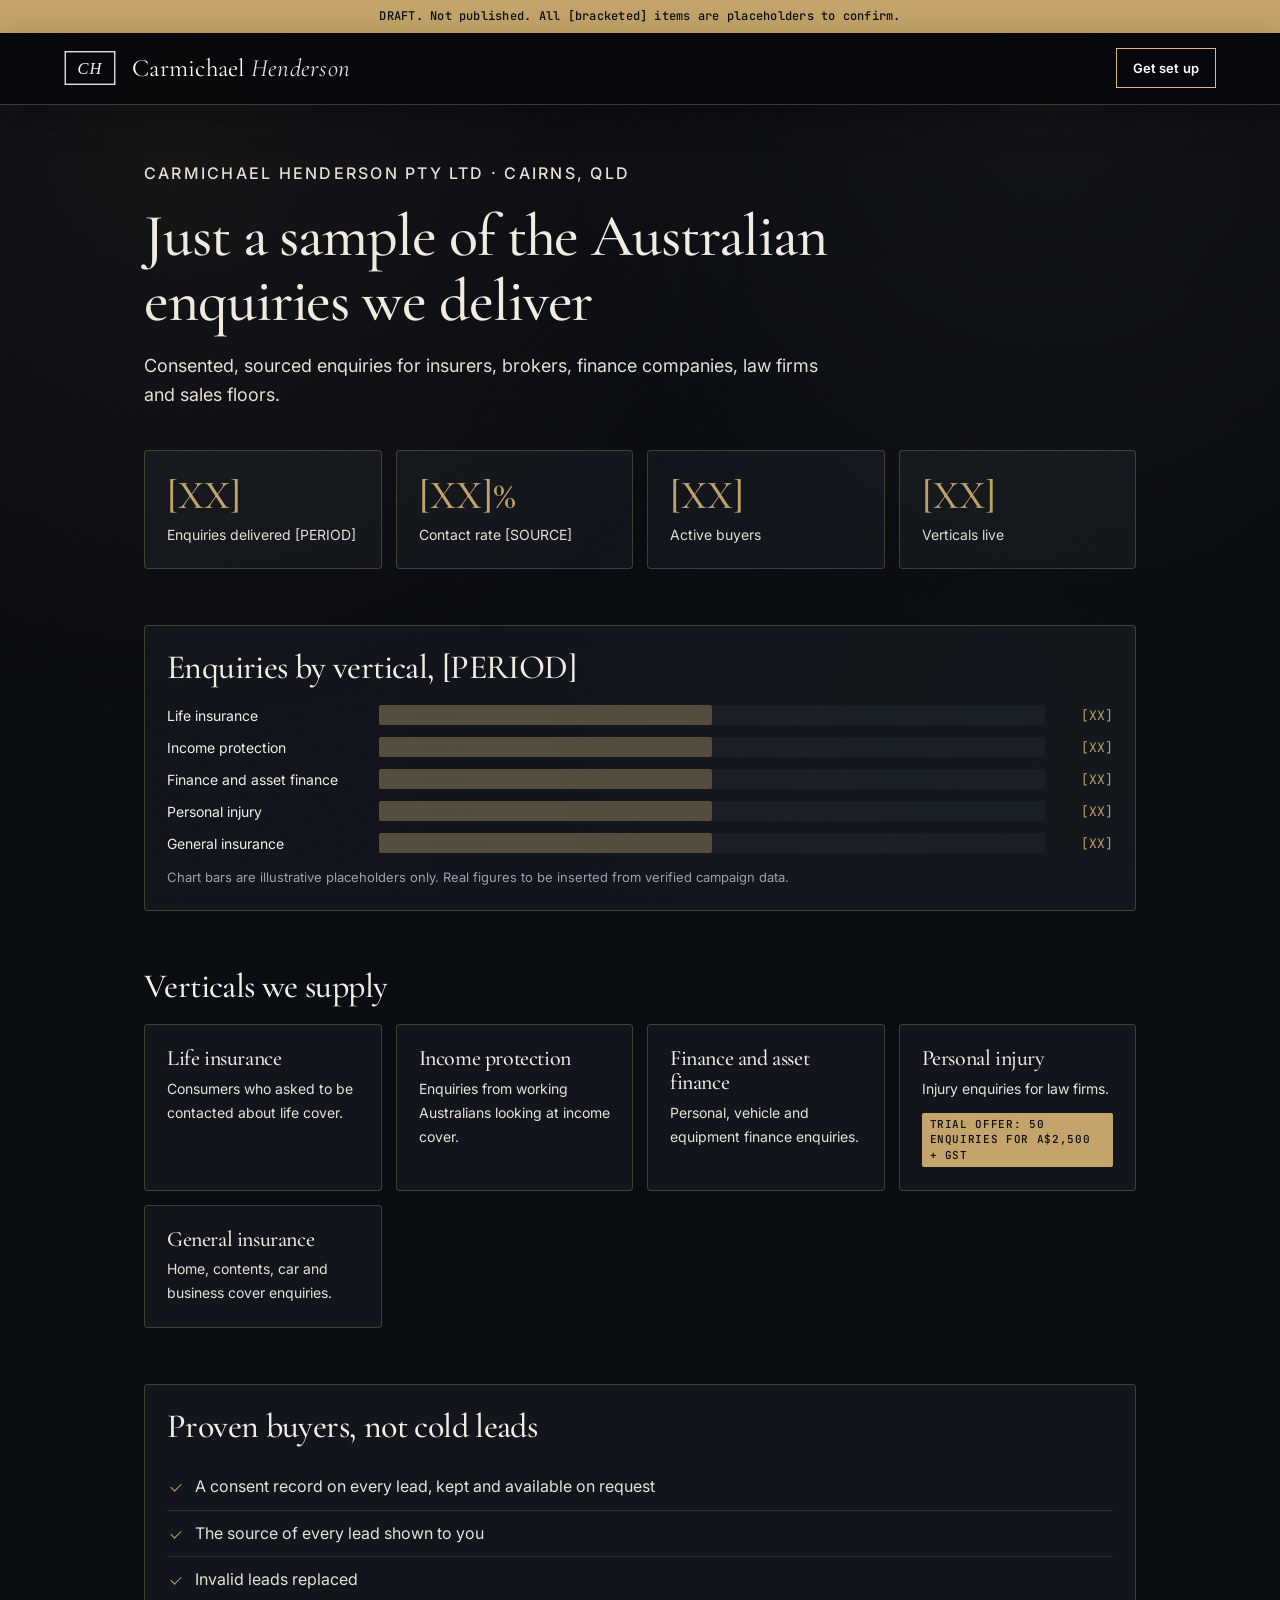
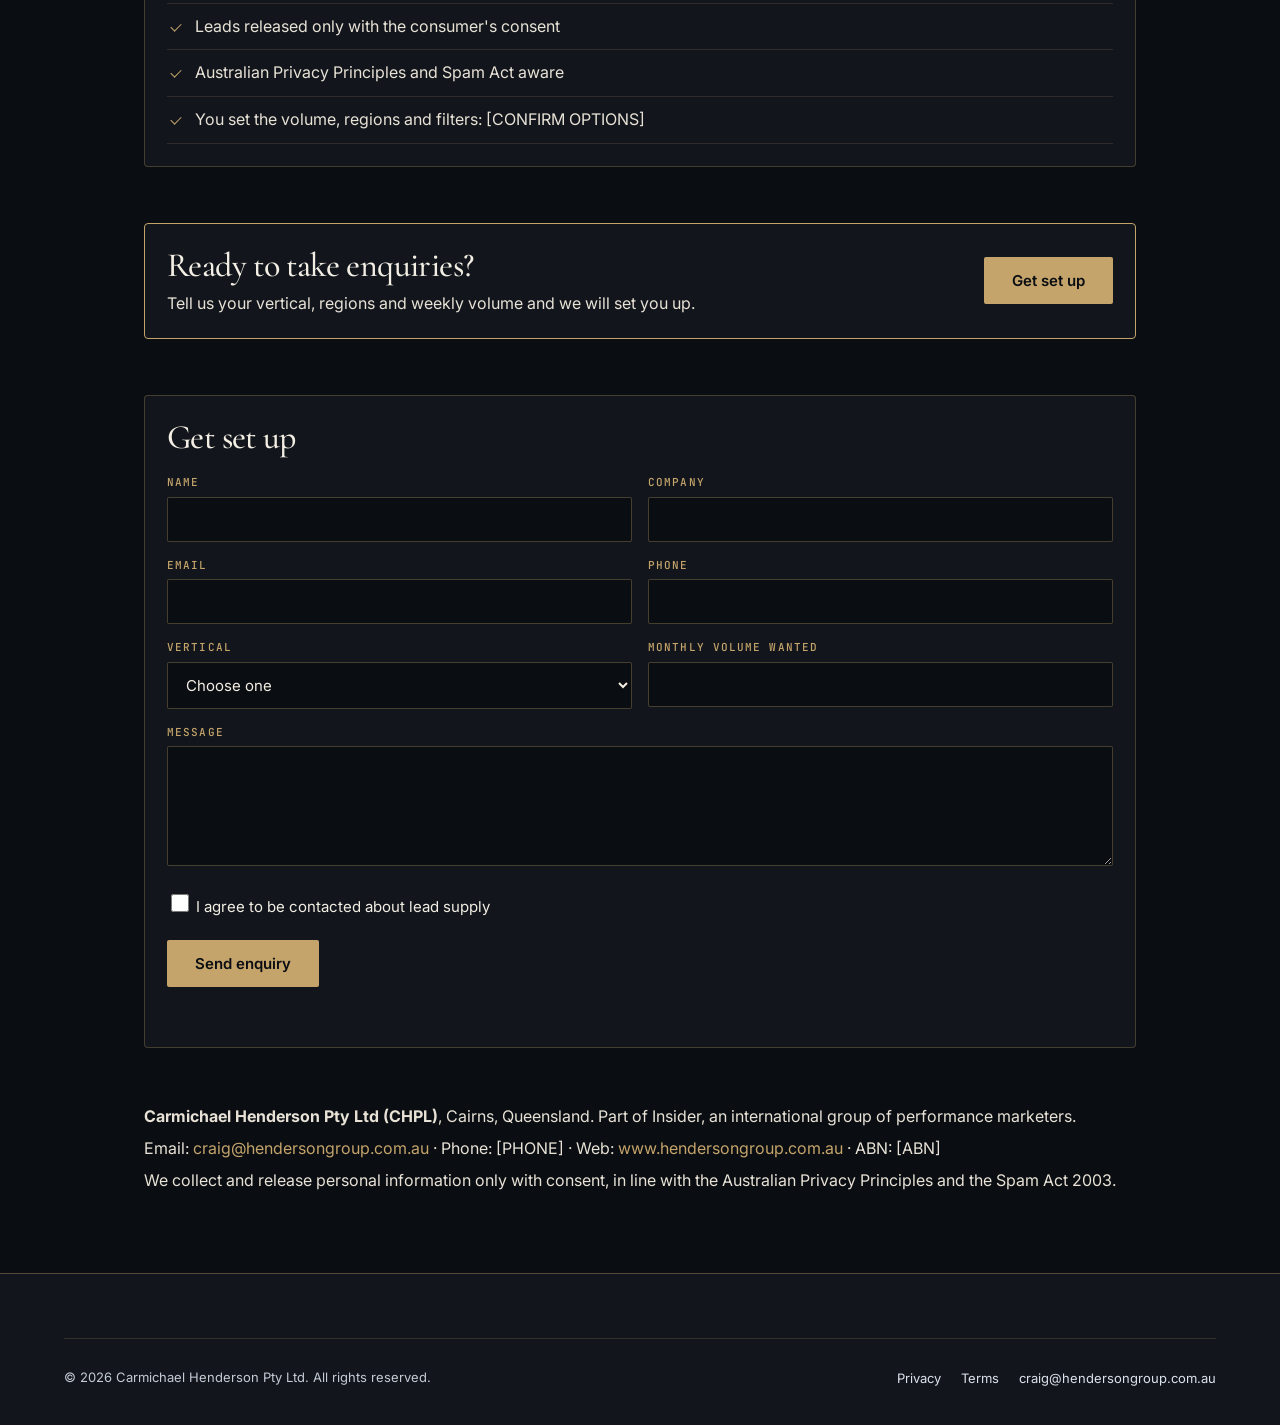
<file: au-lead-supply/index.html>
<!DOCTYPE html>
<html lang="en-AU">
<head>
<meta charset="utf-8">
<meta name="viewport" content="width=device-width, initial-scale=1">
<meta name="robots" content="noindex">
<title>Australian lead supply | CHPL</title>
<meta name="theme-color" content="#07080b">
<link rel="icon" type="image/svg+xml" href="../favicon.svg">
<link rel="preconnect" href="https://fonts.googleapis.com">
<link rel="preconnect" href="https://fonts.gstatic.com" crossorigin>
<link rel="stylesheet" href="https://fonts.googleapis.com/css2?family=Cormorant+Garamond:ital,wght@0,400;0,500;0,600;1,400;1,500&family=Inter:wght@400;500;600&family=JetBrains+Mono:wght@400;500&display=swap">
<link rel="stylesheet" href="../css/styles.css?v=ch-grok3">
<style>
.lp-draft{position:relative;z-index:60;background:#c4a46a;color:#0a0d12;text-align:center;font:500 12px/1.4 'JetBrains Mono',monospace;padding:8px 16px;letter-spacing:.02em}
.lp body,.lp{background:#0a0d12;color:#f3eee4}
.lp .nav{position:sticky;top:0}
.lp main{padding:56px 0 24px}
.lp .wrap{max-width:1040px;margin:0 auto;padding:0 24px}
.lp-eyebrow{font:500 12px/1.4 'JetBrains Mono',monospace;letter-spacing:.14em;text-transform:uppercase;color:#c4a46a;margin:0 0 18px}
.lp h1{font-family:'Cormorant Garamond',Georgia,serif;font-weight:500;font-size:clamp(36px,5.4vw,60px);line-height:1.08;color:#f3eee4;margin:0 0 18px;max-width:820px}
.lp h2{font-family:'Cormorant Garamond',Georgia,serif;font-weight:500;font-size:clamp(26px,3.4vw,34px);line-height:1.15;color:#f3eee4;margin:0 0 18px}
.lp p,.lp li{font-family:Inter,system-ui,sans-serif;color:#e8e2d6;font-size:16px;line-height:1.6}
.lp-lede{max-width:680px;font-size:18px!important}
.lp section{margin:56px 0}
.lp-stats{display:grid;grid-template-columns:repeat(4,1fr);gap:14px;margin-top:40px}
.lp-card{background:#12161c;border:1px solid rgba(196,164,106,.28);border-radius:4px;padding:22px}
.lp-stat b{display:block;font-family:'Cormorant Garamond',Georgia,serif;font-weight:500;font-size:40px;line-height:1.1;color:#c4a46a}
.lp-stat span,.lp-card .d{display:block;font-family:Inter,sans-serif;font-size:14px;color:#e8e2d6;margin-top:6px}
.lp-bar{display:flex;align-items:center;gap:12px;margin:12px 0;font:14px Inter,sans-serif;color:#f3eee4}
.lp-bar .l{width:200px;flex:none}.lp-bar .t{flex:1;background:#1a1e26;height:20px;border-radius:2px;min-width:40px}
.lp-bar .f{background:#c4a46a;opacity:.35;height:20px;width:50%;border-radius:2px}
.lp-bar .v{width:56px;text-align:right;font-family:'JetBrains Mono',monospace;font-size:13px;color:#c4a46a}
.lp-note{font-size:13px!important;color:#9aa3b2!important;margin:14px 0 0}
.lp-grid{display:grid;grid-template-columns:repeat(auto-fit,minmax(220px,1fr));gap:14px}
.lp-card h3{font-family:'Cormorant Garamond',Georgia,serif;font-weight:500;font-size:22px;color:#f3eee4;margin:0}
.lp-tag{display:inline-block;margin-top:12px;font:500 11px/1.4 'JetBrains Mono',monospace;letter-spacing:.06em;text-transform:uppercase;color:#0a0d12;background:#c4a46a;padding:4px 8px;border-radius:2px}
.lp-proven ul{list-style:none;padding:0;margin:0}.lp-proven li{padding:10px 0 10px 28px;border-bottom:1px solid rgba(196,164,106,.16);position:relative}
.lp-proven li:before{content:"";position:absolute;left:4px;top:19px;width:10px;height:6px;border-left:1.5px solid #c4a46a;border-bottom:1.5px solid #c4a46a;transform:rotate(-45deg)}
.lp-cta{display:flex;justify-content:space-between;align-items:center;gap:20px;flex-wrap:wrap;border-color:#c4a46a}
.lp-cta h2{margin:0 0 6px}.lp-cta p{margin:0}
.lp-btn{display:inline-block;background:#c4a46a;color:#0a0d12;font:600 15px Inter,sans-serif;padding:14px 28px;border-radius:2px;text-decoration:none;border:0;cursor:pointer;white-space:nowrap}
.lp-btn:hover{background:#d6b97f}
.lp-form{display:grid;grid-template-columns:1fr 1fr;gap:16px}
.lp-form .full{grid-column:1/-1}
.lp-form label{display:block;font:500 11px/1.4 'JetBrains Mono',monospace;letter-spacing:.1em;text-transform:uppercase;color:#c4a46a;margin-bottom:6px}
.lp-form input,.lp-form select,.lp-form textarea{width:100%;box-sizing:border-box;background:#0a0d12;border:1px solid rgba(196,164,106,.32);color:#f3eee4;font:15px Inter,sans-serif;padding:12px 14px;border-radius:2px}
.lp-form select{appearance:auto}.lp-form textarea{min-height:120px;resize:vertical}
.lp-form input:focus,.lp-form select:focus,.lp-form textarea:focus{outline:2px solid #c4a46a;outline-offset:1px}
.lp-form label.lp-consent{text-transform:none;letter-spacing:0;font:15px/1.5 Inter,sans-serif;color:#f3eee4}
.lp-consent{display:flex;gap:10px;align-items:flex-start;font:15px Inter,sans-serif;color:#f3eee4}
.lp-consent input{width:18px;height:18px;margin-top:3px;flex:none}
.lp-hp{position:absolute!important;left:-9999px!important;width:1px;height:1px;overflow:hidden}
.lp-status{min-height:22px;font-size:14px!important;margin:0}.lp-status.err{color:#ff9a8a!important}
.lp-contact p{margin:6px 0}.lp-contact a{color:#c4a46a}
@media(max-width:760px){.lp main{padding-top:36px}.lp-stats{grid-template-columns:repeat(2,1fr)}.lp-bar .l{width:120px;font-size:13px}.lp-form{grid-template-columns:1fr}.lp-cta{display:block}.lp-cta .lp-btn{margin-top:16px}.lp-stat b{font-size:32px}}
</style>
</head>
<body class="lp">
<a class="skip-link" href="#main">Skip to content</a>
<div class="lp-draft">DRAFT. Not published. All [bracketed] items are placeholders to confirm.</div>
<header class="nav scrolled">
  <a href="../index.html#top" class="brand">
    <span class="brand-mark" aria-hidden="true">
      <svg viewBox="0 0 48 32" width="58" height="38" focusable="false">
        <rect x="0.7" y="0.7" width="46.6" height="30.6" fill="none" stroke="currentColor" stroke-width="1.2"/>
        <text x="24" y="22" text-anchor="middle" font-family="Georgia, 'Times New Roman', Times, serif" font-style="italic" font-size="15.5" fill="currentColor" letter-spacing="1.1">CH</text>
      </svg>
    </span>
    <span class="brand-name">Carmichael <em>Henderson</em></span>
  </a>
  <div class="nav-end">
    <a class="nav-cta" href="#contact"><span class="cta-long">Get set up</span><span class="cta-short">Get set up</span></a>
  </div>
</header>
<main id="main">
<div class="wrap">
  <p class="lp-eyebrow">Carmichael Henderson Pty Ltd &middot; Cairns, QLD</p>
  <h1>Just a sample of the Australian enquiries we deliver</h1>
  <p class="lp-lede">Consented, sourced enquiries for insurers, brokers, finance companies, law firms and sales floors.</p>
  <div class="lp-stats"><div class="lp-card lp-stat"><b>[XX]</b><span>Enquiries delivered [PERIOD]</span></div><div class="lp-card lp-stat"><b>[XX]%</b><span>Contact rate [SOURCE]</span></div><div class="lp-card lp-stat"><b>[XX]</b><span>Active buyers</span></div><div class="lp-card lp-stat"><b>[XX]</b><span>Verticals live</span></div></div>
  <section><div class="lp-card"><h2>Enquiries by vertical, [PERIOD]</h2><div class="lp-bar"><div class="l">Life insurance</div><div class="t"><div class="f"></div></div><div class="v">[XX]</div></div><div class="lp-bar"><div class="l">Income protection</div><div class="t"><div class="f"></div></div><div class="v">[XX]</div></div><div class="lp-bar"><div class="l">Finance and asset finance</div><div class="t"><div class="f"></div></div><div class="v">[XX]</div></div><div class="lp-bar"><div class="l">Personal injury</div><div class="t"><div class="f"></div></div><div class="v">[XX]</div></div><div class="lp-bar"><div class="l">General insurance</div><div class="t"><div class="f"></div></div><div class="v">[XX]</div></div><p class="lp-note">Chart bars are illustrative placeholders only. Real figures to be inserted from verified campaign data.</p></div></section>
  <section><h2>Verticals we supply</h2><div class="lp-grid"><div class="lp-card"><h3>Life insurance</h3><span class="d">Consumers who asked to be contacted about life cover.</span></div><div class="lp-card"><h3>Income protection</h3><span class="d">Enquiries from working Australians looking at income cover.</span></div><div class="lp-card"><h3>Finance and asset finance</h3><span class="d">Personal, vehicle and equipment finance enquiries.</span></div><div class="lp-card"><h3>Personal injury</h3><span class="d">Injury enquiries for law firms.</span><span class="lp-tag">Trial offer: 50 enquiries for A$2,500 + GST</span></div><div class="lp-card"><h3>General insurance</h3><span class="d">Home, contents, car and business cover enquiries.</span></div></div></section>
  <section class="lp-card lp-proven"><h2>Proven buyers, not cold leads</h2><ul><li>A consent record on every lead, kept and available on request</li><li>The source of every lead shown to you</li><li>Invalid leads replaced</li><li>Leads released only with the consumer's consent</li><li>Australian Privacy Principles and Spam Act aware</li><li>You set the volume, regions and filters: [CONFIRM OPTIONS]</li></ul></section>
  <section class="lp-card lp-cta"><div><h2>Ready to take enquiries?</h2><p>Tell us your vertical, regions and weekly volume and we will set you up.</p></div><a class="lp-btn" href="#contact">Get set up</a></section>
  <section id="contact" class="lp-card">
    <h2>Get set up</h2>
    <form id="lead-form" class="lp-form" data-subject="AU lead supply enquiry" novalidate>
      <div><label for="f-name">Name</label><input id="f-name" name="name" autocomplete="name" required></div>
      <div><label for="f-company">Company</label><input id="f-company" name="company" autocomplete="organization" required></div>
      <div><label for="f-email">Email</label><input id="f-email" name="email" type="email" autocomplete="email" required></div>
      <div><label for="f-phone">Phone</label><input id="f-phone" name="phone" type="tel" autocomplete="tel" required></div>
      <div><label for="f-vertical">Vertical</label><select id="f-vertical" name="vertical" required><option value="">Choose one</option><option>Life insurance</option><option>Income protection</option><option>Finance and asset finance</option><option>Personal injury</option><option>General insurance</option><option>Other</option></select></div>
      <div><label for="f-volume">Monthly volume wanted</label><input id="f-volume" name="volume" required></div>
      <div class="full"><label for="f-message">Message</label><textarea id="f-message" name="message"></textarea></div>
      <div class="lp-hp" aria-hidden="true"><label for="f-hp">Website</label><input id="f-hp" name="hp_website" tabindex="-1" autocomplete="off"></div>
      <div class="full"><label class="lp-consent"><input type="checkbox" name="consent" value="yes" required> <span>I agree to be contacted about lead supply</span></label></div>
      <div class="full"><button class="lp-btn" type="submit">Send enquiry</button></div>
      <p class="lp-status full" role="status" aria-live="polite"></p>
    </form>
  </section>
  <section class="lp-contact">
    <p><strong>Carmichael Henderson Pty Ltd (CHPL)</strong>, Cairns, Queensland. Part of Insider, an international group of performance marketers.</p>
    <p>Email: <a href="mailto:craig@hendersongroup.com.au">craig@hendersongroup.com.au</a> &middot; Phone: [PHONE] &middot; Web: <a href="https://www.hendersongroup.com.au">www.hendersongroup.com.au</a> &middot; ABN: [ABN]</p>
    <p>We collect and release personal information only with consent, in line with the Australian Privacy Principles and the Spam Act 2003.</p>
  </section>
</div>
</main>
<footer class="footer">
  <div class="footer-bottom">
    <div class="footer-legal">
      <div>&copy; 2026 Carmichael Henderson Pty Ltd. All rights reserved.</div>
    </div>
    <div class="legal">
      <a href="../privacy.html">Privacy</a>
      <a href="../terms.html">Terms</a>
      <a href="mailto:craig@hendersongroup.com.au">craig@hendersongroup.com.au</a>
    </div>
  </div>
</footer>
<script>
(function(){
  var DEST="craig@hendersongroup.com.au", form=document.getElementById("lead-form"); if(!form) return;
  var status=form.querySelector(".lp-status");
  form.addEventListener("submit",function(e){
    e.preventDefault();
    if(form.querySelector("[name=hp_website]").value) return;
    if(!form.checkValidity()){form.reportValidity();return;}
    var f=new FormData(form), d={}; f.forEach(function(v,k){d[k]=v;});
    var payload={_subject:form.getAttribute("data-subject")+" | "+(d.company||""),_template:"table",_captcha:"false",_replyto:d.email,
      name:d.name,company:d.company,email:d.email,phone:d.phone,vertical:d.vertical,monthly_volume:d.volume,message:d.message||"",
      consent:"I agree to be contacted about lead supply: yes",page:location.pathname};
    var btn=form.querySelector("button[type=submit]"); btn.disabled=true; btn.textContent="Sending...";
    status.classList.remove("err"); status.textContent="Sending your enquiry to "+DEST+"...";
    fetch("https://formsubmit.co/ajax/"+DEST,{method:"POST",headers:{"Content-Type":"application/json","Accept":"application/json"},body:JSON.stringify(payload)})
    .then(function(r){if(!r.ok) throw 0; return r.json().catch(function(){return {};});})
    .then(function(){form.reset(); status.textContent="Thanks. Your enquiry has been sent and we will be in touch."; btn.textContent="Sent";})
    .catch(function(){
      status.classList.add("err"); status.textContent="The email relay could not be confirmed from this browser. Opening a direct email to "+DEST+" so the enquiry is not lost.";
      var body=Object.keys(payload).filter(function(k){return k[0]!=="_";}).map(function(k){return k+": "+payload[k];}).join("\n");
      location.href="mailto:"+DEST+"?subject="+encodeURIComponent(payload._subject)+"&body="+encodeURIComponent(body);
      btn.disabled=false; btn.textContent="Send enquiry";
    });
  });
})();
</script>
</body>
</html>
</file>
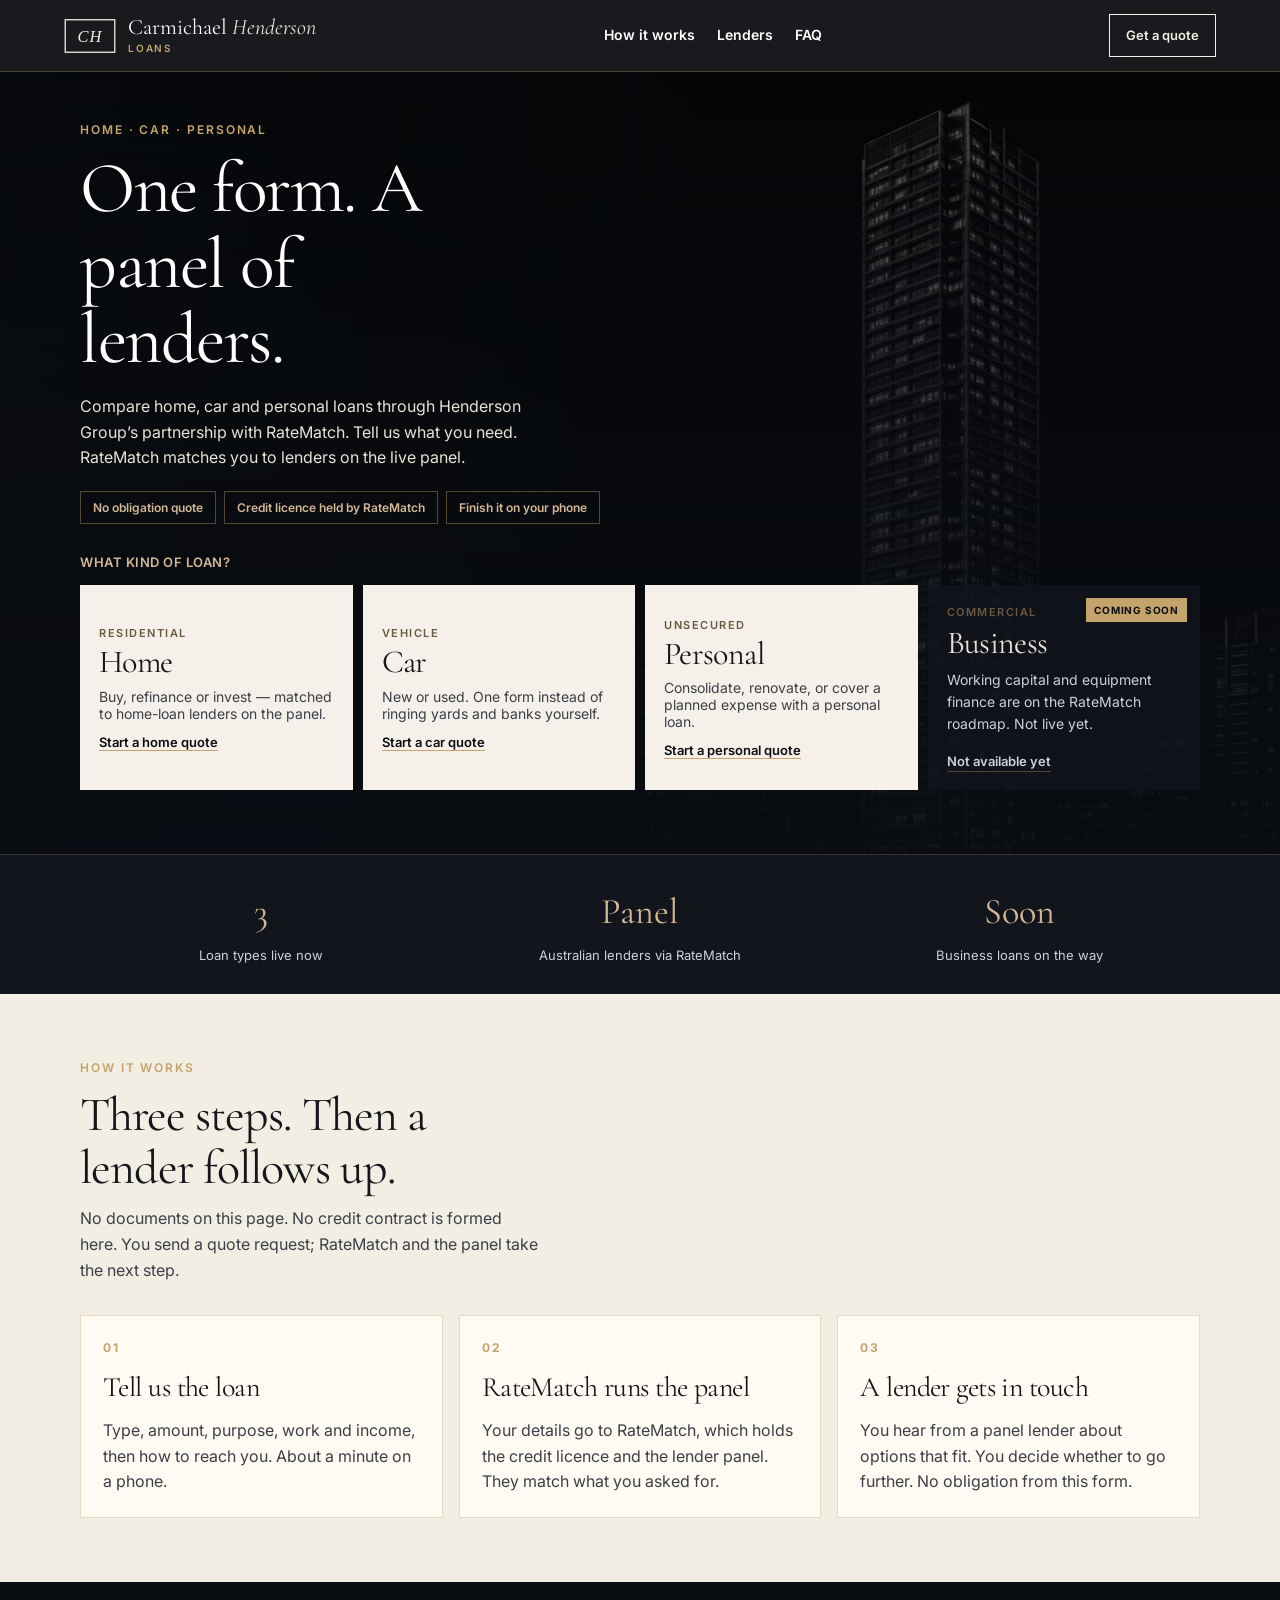
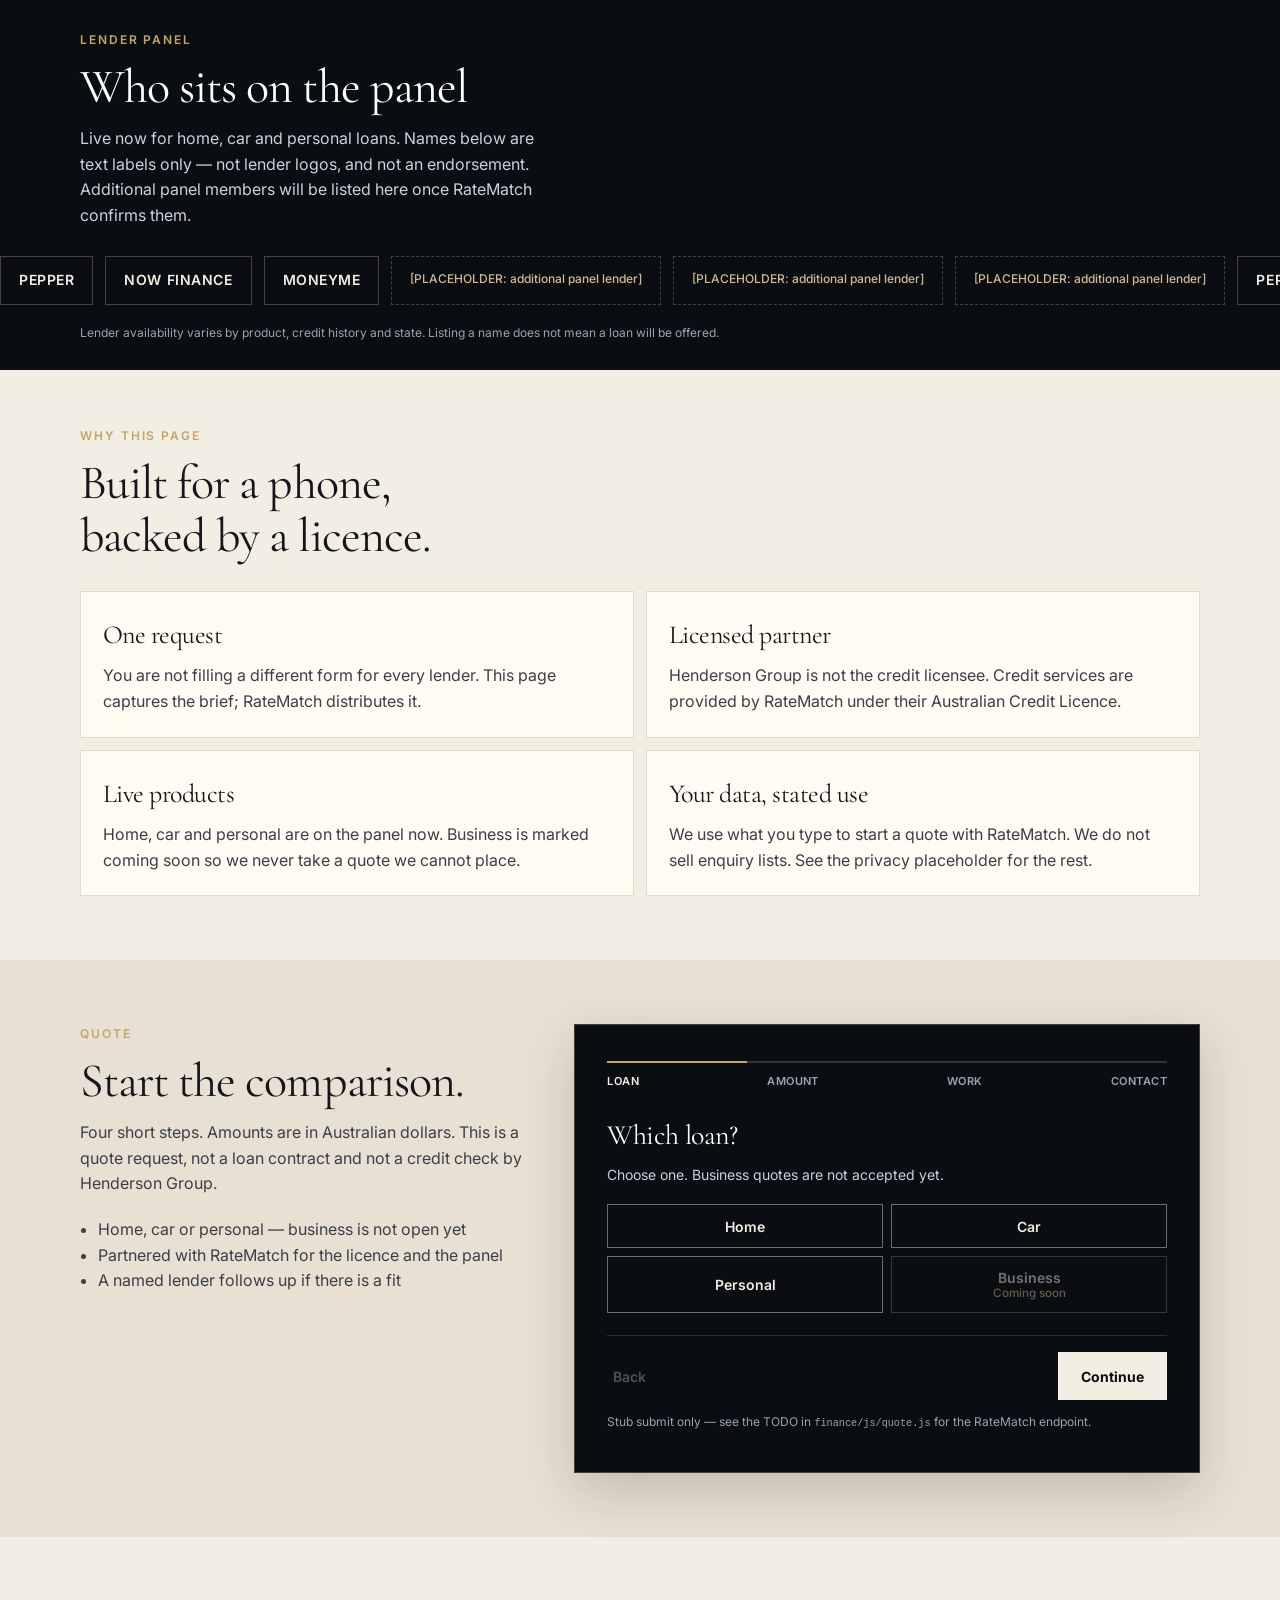
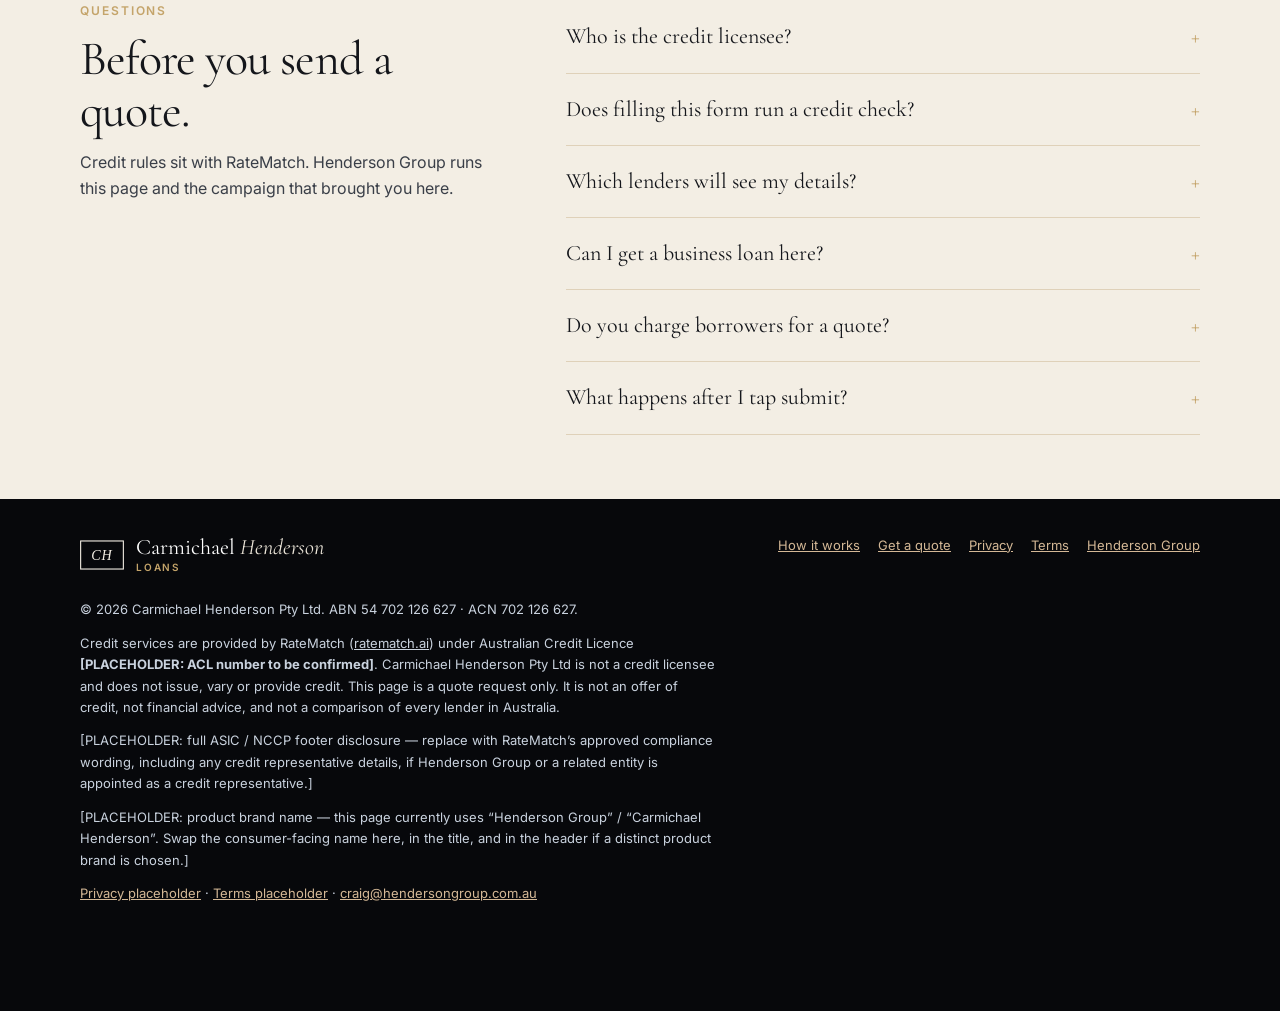
<file: finance/index.html>
<!doctype html>
<html lang="en-AU">
<head>
<meta charset="utf-8">
<meta name="viewport" content="width=device-width, initial-scale=1">
<title>Compare home, car and personal loans — Henderson Group</title>
<meta name="description" content="Compare home, car and personal loans through Henderson Group and RateMatch. One quote form. A live Australian lender panel. Business loans coming soon.">
<meta name="theme-color" content="#0a0d12">
<link rel="canonical" href="https://hendersongroup.com.au/finance/">
<link rel="icon" type="image/svg+xml" href="../favicon.svg">
<link rel="apple-touch-icon" href="../favicon.svg">

<meta property="og:type" content="website">
<meta property="og:locale" content="en_AU">
<meta property="og:title" content="Compare home, car and personal loans — Henderson Group">
<meta property="og:site_name" content="Henderson Group">
<meta property="og:description" content="One quote form. A live Australian lender panel, matched through RateMatch. Home, car and personal loans now. Business coming soon.">
<meta property="og:image" content="https://hendersongroup.com.au/assets/og-image.jpg">
<meta property="og:image:alt" content="Henderson Group — loan comparison">
<meta property="og:url" content="https://hendersongroup.com.au/finance/">
<meta name="twitter:card" content="summary_large_image">
<meta name="twitter:title" content="Compare home, car and personal loans — Henderson Group">
<meta name="twitter:description" content="One quote form. A live Australian lender panel, matched through RateMatch.">
<meta name="twitter:image" content="https://hendersongroup.com.au/assets/og-image.jpg">

<link rel="preconnect" href="https://fonts.googleapis.com">
<link rel="preconnect" href="https://fonts.gstatic.com" crossorigin>
<link rel="stylesheet" href="https://fonts.googleapis.com/css2?family=Cormorant+Garamond:ital,wght@0,400;0,500;0,600;1,400;1,500&family=Inter:wght@400;500;600;700&display=swap">
<link rel="stylesheet" href="css/finance.css">

<script type="application/ld+json">
{
  "@context": "https://schema.org",
  "@type": "FinancialService",
  "name": "Henderson Group Finance",
  "url": "https://hendersongroup.com.au/finance/",
  "brand": "Henderson Group",
  "provider": {
    "@type": "Organization",
    "name": "Carmichael Henderson Pty Ltd",
    "legalName": "Carmichael Henderson Pty Ltd",
    "taxID": "54 702 126 627",
    "url": "https://hendersongroup.com.au/"
  },
  "description": "Loan comparison landing page. Credit services are provided by RateMatch under their Australian Credit Licence.",
  "areaServed": "AU"
}
</script>

<!--
  ============================================================
  PLACEHOLDER: Google Tag Manager container snippet
  RateMatch will add their own GTM tracking later.
  Replace GTM-XXXXXXX with the live container ID, then uncomment
  both the <head> script and the <body> noscript block.
  ============================================================
-->
<!-- Google Tag Manager
<script>(function(w,d,s,l,i){w[l]=w[l]||[];w[l].push({'gtm.start':
new Date().getTime(),event:'gtm.js'});var f=d.getElementsByTagName(s)[0],
j=d.createElement(s),dl=l!='dataLayer'?'&l='+l:'';j.async=true;j.src=
'https://www.googletagmanager.com/gtm.js?id='+i+dl;f.parentNode.insertBefore(j,f);
})(window,document,'script','dataLayer','GTM-XXXXXXX');</script>
End Google Tag Manager -->

<!--
  ============================================================
  PLACEHOLDER: Meta Pixel
  Traffic is expected from Meta ads. Paste the Pixel base code
  here and replace PIXEL_ID with the campaign pixel.
  Do not enable until RateMatch / media confirms the ID.
  ============================================================
-->
<!-- Meta Pixel Code
<script>
!function(f,b,e,v,n,t,s)
{if(f.fbq)return;n=f.fbq=function(){n.callMethod?
n.callMethod.apply(n,arguments):n.queue.push(arguments)};
if(!f._fbq)f._fbq=n;n.push=n;n.loaded=!0;n.version='2.0';
n.queue=[];t=b.createElement(e);t.async=!0;
t.src=v;s=b.getElementsByTagName(e)[0];
s.parentNode.insertBefore(t,s)}(window, document,'script',
'https://connect.facebook.net/en_US/fbevents.js');
fbq('init', 'PIXEL_ID');
fbq('track', 'PageView');
</script>
End Meta Pixel Code -->
</head>
<body>
<!--
  PLACEHOLDER: GTM noscript (uncomment with the head snippet)
  <noscript><iframe src="https://www.googletagmanager.com/ns.html?id=GTM-XXXXXXX"
  height="0" width="0" style="display:none;visibility:hidden"></iframe></noscript>
-->
<!--
  PLACEHOLDER: Meta Pixel noscript
  <noscript><img height="1" width="1" style="display:none"
  src="https://www.facebook.com/tr?id=PIXEL_ID&ev=PageView&noscript=1"
  alt=""></noscript>
-->

<a class="skip-link" href="#main">Skip to content</a>

<header class="nav" id="top">
  <a class="brand" href="https://hendersongroup.com.au/">
    <span class="brand-mark" aria-hidden="true">
      <svg viewBox="0 0 48 32" width="52" height="34" focusable="false">
        <rect x="0.7" y="0.7" width="46.6" height="30.6" fill="none" stroke="currentColor" stroke-width="1.2"/>
        <text x="24" y="22" text-anchor="middle" font-family="Georgia, 'Times New Roman', Times, serif" font-style="italic" font-size="15.5" fill="currentColor" letter-spacing="1.1">CH</text>
      </svg>
    </span>
    <span class="brand-copy">
      <span class="brand-name">Carmichael <em>Henderson</em></span>
      <span class="brand-line">Loans</span>
    </span>
  </a>
  <nav class="nav-links" aria-label="On this page">
    <a href="#how">How it works</a>
    <a href="#lenders">Lenders</a>
    <a href="#faq">FAQ</a>
  </nav>
  <a class="nav-cta" href="#quote">Get a quote</a>
</header>

<main id="main">
  <section class="hero" aria-labelledby="hero-title">
    <div class="hero-bg" aria-hidden="true">
      <img src="../assets/hero-skyline.webp" alt="" width="1280" height="720" fetchpriority="high">
    </div>
    <div class="hero-veil" aria-hidden="true"></div>
    <div class="hero-inner">
      <p class="eyebrow">Home · Car · Personal</p>
      <h1 id="hero-title" class="serif">One form. A panel of lenders.</h1>
      <p class="hero-lead">
        Compare home, car and personal loans through Henderson Group’s partnership with RateMatch.
        Tell us what you need. RateMatch matches you to lenders on the live panel.
      </p>
      <ul class="hero-trust" aria-label="At a glance">
        <li>No obligation quote</li>
        <li>Credit licence held by RateMatch</li>
        <li>Finish it on your phone</li>
      </ul>

      <div class="loan-picker" id="loan-picker">
        <p class="picker-label" id="picker-label">What kind of loan?</p>
        <div class="loan-grid" role="group" aria-labelledby="picker-label">
          <button type="button" class="loan-card" data-loan="home" aria-pressed="false">
            <span class="loan-kicker">Residential</span>
            <span class="loan-title serif">Home</span>
            <span class="loan-copy">Buy, refinance or invest — matched to home-loan lenders on the panel.</span>
            <span class="loan-cta">Start a home quote</span>
          </button>
          <button type="button" class="loan-card" data-loan="car" aria-pressed="false">
            <span class="loan-kicker">Vehicle</span>
            <span class="loan-title serif">Car</span>
            <span class="loan-copy">New or used. One form instead of ringing yards and banks yourself.</span>
            <span class="loan-cta">Start a car quote</span>
          </button>
          <button type="button" class="loan-card" data-loan="personal" aria-pressed="false">
            <span class="loan-kicker">Unsecured</span>
            <span class="loan-title serif">Personal</span>
            <span class="loan-copy">Consolidate, renovate, or cover a planned expense with a personal loan.</span>
            <span class="loan-cta">Start a personal quote</span>
          </button>
          <div class="loan-card is-soon" aria-disabled="true">
            <span class="soon-badge">Coming soon</span>
            <span class="loan-kicker">Commercial</span>
            <span class="loan-title serif">Business</span>
            <span class="loan-copy">Working capital and equipment finance are on the RateMatch roadmap. Not live yet.</span>
            <span class="loan-cta">Not available yet</span>
          </div>
        </div>
      </div>
    </div>
  </section>

  <section class="strip" aria-label="Offer facts">
    <div class="container strip-grid">
      <div>
        <p class="strip-value">3</p>
        <p class="strip-label">Loan types live now</p>
      </div>
      <div>
        <p class="strip-value">Panel</p>
        <p class="strip-label">Australian lenders via RateMatch</p>
      </div>
      <div>
        <p class="strip-value">Soon</p>
        <p class="strip-label">Business loans on the way</p>
      </div>
    </div>
  </section>

  <section class="section how" id="how">
    <div class="container">
      <p class="eyebrow">How it works</p>
      <h2 class="serif">Three steps. Then a lender follows up.</h2>
      <p class="section-lead">No documents on this page. No credit contract is formed here. You send a quote request; RateMatch and the panel take the next step.</p>
      <ol class="steps">
        <li>
          <span class="step-num">01</span>
          <h3 class="serif">Tell us the loan</h3>
          <p>Type, amount, purpose, work and income, then how to reach you. About a minute on a phone.</p>
        </li>
        <li>
          <span class="step-num">02</span>
          <h3 class="serif">RateMatch runs the panel</h3>
          <p>Your details go to RateMatch, which holds the credit licence and the lender panel. They match what you asked for.</p>
        </li>
        <li>
          <span class="step-num">03</span>
          <h3 class="serif">A lender gets in touch</h3>
          <p>You hear from a panel lender about options that fit. You decide whether to go further. No obligation from this form.</p>
        </li>
      </ol>
    </div>
  </section>

  <section class="lenders" id="lenders" aria-labelledby="lenders-title">
    <div class="container">
      <p class="eyebrow">Lender panel</p>
      <h2 id="lenders-title" class="serif">Who sits on the panel</h2>
      <p class="section-lead">
        Live now for home, car and personal loans. Names below are text labels only — not lender logos, and not an endorsement.
        Additional panel members will be listed here once RateMatch confirms them.
      </p>
    </div>
    <div class="lender-marquee" role="list" aria-label="Panel lenders">
      <div class="lender-track">
        <span class="lender-chip" role="listitem">Pepper</span>
        <span class="lender-chip" role="listitem">NOW Finance</span>
        <span class="lender-chip" role="listitem">MoneyMe</span>
        <span class="lender-chip is-placeholder" role="listitem">[PLACEHOLDER: additional panel lender]</span>
        <span class="lender-chip is-placeholder" role="listitem">[PLACEHOLDER: additional panel lender]</span>
        <span class="lender-chip is-placeholder" role="listitem">[PLACEHOLDER: additional panel lender]</span>
        <span class="lender-chip" role="listitem" aria-hidden="true">Pepper</span>
        <span class="lender-chip" role="listitem" aria-hidden="true">NOW Finance</span>
        <span class="lender-chip" role="listitem" aria-hidden="true">MoneyMe</span>
        <span class="lender-chip is-placeholder" role="listitem" aria-hidden="true">[PLACEHOLDER: additional panel lender]</span>
        <span class="lender-chip is-placeholder" role="listitem" aria-hidden="true">[PLACEHOLDER: additional panel lender]</span>
        <span class="lender-chip is-placeholder" role="listitem" aria-hidden="true">[PLACEHOLDER: additional panel lender]</span>
      </div>
    </div>
    <p class="lender-note">Lender availability varies by product, credit history and state. Listing a name does not mean a loan will be offered.</p>
  </section>

  <section class="section benefits" id="why">
    <div class="container">
      <p class="eyebrow">Why this page</p>
      <h2 class="serif">Built for a phone, backed by a licence.</h2>
      <div class="benefit-grid">
        <article class="benefit">
          <h3 class="serif">One request</h3>
          <p>You are not filling a different form for every lender. This page captures the brief; RateMatch distributes it.</p>
        </article>
        <article class="benefit">
          <h3 class="serif">Licensed partner</h3>
          <p>Henderson Group is not the credit licensee. Credit services are provided by RateMatch under their Australian Credit Licence.</p>
        </article>
        <article class="benefit">
          <h3 class="serif">Live products</h3>
          <p>Home, car and personal are on the panel now. Business is marked coming soon so we never take a quote we cannot place.</p>
        </article>
        <article class="benefit">
          <h3 class="serif">Your data, stated use</h3>
          <p>We use what you type to start a quote with RateMatch. We do not sell enquiry lists. See the privacy placeholder for the rest.</p>
        </article>
      </div>
    </div>
  </section>

  <section class="section quote" id="quote">
    <div class="container quote-layout">
      <div class="quote-copy">
        <p class="eyebrow">Quote</p>
        <h2 class="serif">Start the comparison.</h2>
        <p class="section-lead">Four short steps. Amounts are in Australian dollars. This is a quote request, not a loan contract and not a credit check by Henderson Group.</p>
        <ul class="quote-points">
          <li>Home, car or personal — business is not open yet</li>
          <li>Partnered with RateMatch for the licence and the panel</li>
          <li>A named lender follows up if there is a fit</li>
        </ul>
      </div>

      <div class="form-shell" id="quote-form">
        <div class="form-progress">
          <div class="form-progress-bar" role="progressbar" aria-valuemin="1" aria-valuemax="4" aria-valuenow="1" aria-label="Quote step">
            <div class="form-progress-fill" style="width: 25%"></div>
          </div>
          <div class="form-progress-labels">
            <span class="active">Loan</span>
            <span>Amount</span>
            <span>Work</span>
            <span>Contact</span>
          </div>
        </div>

        <form id="hg-quote" novalidate>
          <div class="form-step active" data-step="1">
            <h3 class="serif">Which loan?</h3>
            <p class="form-hint">Choose one. Business quotes are not accepted yet.</p>
            <div class="choice-grid" id="loan-type-grid" role="group" aria-label="Loan type">
              <button type="button" class="choice" data-field="loanType" data-value="home" aria-pressed="false">Home</button>
              <button type="button" class="choice" data-field="loanType" data-value="car" aria-pressed="false">Car</button>
              <button type="button" class="choice" data-field="loanType" data-value="personal" aria-pressed="false">Personal</button>
              <button type="button" class="choice is-disabled" disabled aria-disabled="true" title="Coming soon">Business <small>Coming soon</small></button>
            </div>
            <div class="field-err" data-err="loanType"></div>
          </div>

          <div class="form-step" data-step="2">
            <h3 class="serif">Amount and purpose</h3>
            <p class="form-hint">A round figure is enough. Purpose helps RateMatch pick the right product.</p>
            <div class="field">
              <label for="amount">How much (AUD)</label>
              <div class="amount-wrap">
                <span aria-hidden="true">$</span>
                <input id="amount" name="amount" class="input" inputmode="numeric" autocomplete="off" placeholder="e.g. 35000">
              </div>
              <div class="chip-row" id="amount-presets" aria-label="Suggested amounts"></div>
              <div class="field-err" data-err="amount"></div>
            </div>
            <div class="field">
              <span class="field-label" id="purpose-label">Purpose</span>
              <div class="chip-row" id="purpose-row" role="group" aria-labelledby="purpose-label"></div>
              <div class="field-err" data-err="purpose"></div>
            </div>
          </div>

          <div class="form-step" data-step="3">
            <h3 class="serif">Work and income</h3>
            <p class="form-hint">Lenders use this to see if a quote is worth running. It is not a full application.</p>
            <div class="field">
              <span class="field-label" id="employment-label">Employment</span>
              <div class="chip-row" id="employment-row" role="group" aria-labelledby="employment-label">
                <button type="button" class="chip" data-field="employment" data-value="full-time">Full-time</button>
                <button type="button" class="chip" data-field="employment" data-value="part-time">Part-time</button>
                <button type="button" class="chip" data-field="employment" data-value="casual">Casual</button>
                <button type="button" class="chip" data-field="employment" data-value="self-employed">Self-employed</button>
                <button type="button" class="chip" data-field="employment" data-value="retired">Retired</button>
                <button type="button" class="chip" data-field="employment" data-value="other">Other</button>
              </div>
              <div class="field-err" data-err="employment"></div>
            </div>
            <div class="field">
              <span class="field-label" id="income-label">Annual income (before tax)</span>
              <div class="chip-row" id="income-row" role="group" aria-labelledby="income-label">
                <button type="button" class="chip" data-field="incomeRange" data-value="under-40k">Under $40k</button>
                <button type="button" class="chip" data-field="incomeRange" data-value="40-60k">$40–60k</button>
                <button type="button" class="chip" data-field="incomeRange" data-value="60-80k">$60–80k</button>
                <button type="button" class="chip" data-field="incomeRange" data-value="80-100k">$80–100k</button>
                <button type="button" class="chip" data-field="incomeRange" data-value="100-150k">$100–150k</button>
                <button type="button" class="chip" data-field="incomeRange" data-value="150k-plus">$150k+</button>
              </div>
              <div class="field-err" data-err="incomeRange"></div>
            </div>
          </div>

          <div class="form-step" data-step="4">
            <h3 class="serif">How should a lender reach you?</h3>
            <p class="form-hint">Australian mobile and a four-digit postcode. We pass these to RateMatch with your quote.</p>
            <div class="field-row">
              <div class="field">
                <label for="fullName">Full name</label>
                <input class="input" id="fullName" name="fullName" type="text" autocomplete="name" placeholder="First and last name">
                <div class="field-err" data-err="fullName"></div>
              </div>
              <div class="field">
                <label for="email">Email</label>
                <input class="input" id="email" name="email" type="email" autocomplete="email" placeholder="you@email.com" inputmode="email">
                <div class="field-err" data-err="email"></div>
              </div>
            </div>
            <div class="field-row">
              <div class="field">
                <label for="mobile">Mobile</label>
                <input class="input" id="mobile" name="mobile" type="tel" autocomplete="tel" inputmode="tel" placeholder="04xx xxx xxx">
                <div class="field-err" data-err="mobile"></div>
              </div>
              <div class="field">
                <label for="postcode">Postcode</label>
                <input class="input" id="postcode" name="postcode" type="text" inputmode="numeric" autocomplete="postal-code" maxlength="4" placeholder="2000">
                <div class="field-err" data-err="postcode"></div>
              </div>
            </div>
            <div class="review" id="quote-review" aria-live="polite"></div>
            <label class="check">
              <input type="checkbox" name="consent" id="consent">
              <span>
                I agree that Henderson Group may send this quote request to RateMatch, and that RateMatch or a panel lender may contact me about loan options.
                I have read the
                <a href="privacy.html">privacy</a> and
                <a href="terms.html">terms</a> placeholders.
              </span>
            </label>
            <div class="field-err" data-err="consent"></div>
            <div class="honeypot" aria-hidden="true">
              <label>Company website<input type="text" name="hp_website" tabindex="-1" autocomplete="off"></label>
            </div>
          </div>

          <div class="form-success" id="quote-success" hidden>
            <p class="success-mark" aria-hidden="true">✓</p>
            <h3 class="serif">Quote request captured.</h3>
            <p>Reference <strong id="quote-ref"></strong>. The RateMatch endpoint is not wired yet, so this stayed on your device as a stub. When the live URL is in place, this step will send the same payload to RateMatch.</p>
            <p class="success-note">[PLACEHOLDER: replace this success copy once the RateMatch endpoint is live.]</p>
          </div>

          <div class="form-actions">
            <button type="button" class="btn-back" id="quote-back" disabled>Back</button>
            <button type="submit" class="btn-next" id="quote-next">Continue</button>
          </div>
          <p class="form-reassure">Stub submit only — see the TODO in <code>finance/js/quote.js</code> for the RateMatch endpoint.</p>
          <p class="form-status" id="quote-status" role="status" aria-live="polite"></p>
        </form>
      </div>
    </div>
  </section>

  <section class="section faq" id="faq">
    <div class="container faq-grid">
      <div>
        <p class="eyebrow">Questions</p>
        <h2 class="serif">Before you send a quote.</h2>
        <p class="section-lead">Credit rules sit with RateMatch. Henderson Group runs this page and the campaign that brought you here.</p>
      </div>
      <div class="faq-list">
        <details class="faq-item">
          <summary>Who is the credit licensee?</summary>
          <p>Credit services on this offer are provided by RateMatch under their Australian Credit Licence. The licence number is <strong>[PLACEHOLDER: RateMatch ACL number — to be confirmed]</strong>. Carmichael Henderson Pty Ltd (ABN 54 702 126 627) is not the credit licensee.</p>
        </details>
        <details class="faq-item">
          <summary>Does filling this form run a credit check?</summary>
          <p>This page does not run a credit check. A panel lender may do so later, with the notices the law requires, if you continue an application with them. Submitting a quote here is not a credit contract.</p>
        </details>
        <details class="faq-item">
          <summary>Which lenders will see my details?</summary>
          <p>RateMatch holds the panel. Live products today include home, car and personal loans. Names listed on this page (Pepper, NOW Finance, MoneyMe and further placeholders) are text labels, not a promise that any one lender will offer you a loan.</p>
        </details>
        <details class="faq-item">
          <summary>Can I get a business loan here?</summary>
          <p>Not yet. Business is marked coming soon. Choose home, car or personal if that is what you need now, or check back when RateMatch opens business products.</p>
        </details>
        <details class="faq-item">
          <summary>Do you charge borrowers for a quote?</summary>
          <p>There is no fee to send this quote request. Any loan fees, rates or charges would come from the lender you eventually deal with, and would be disclosed by them — not invented on this page.</p>
        </details>
        <details class="faq-item">
          <summary>What happens after I tap submit?</summary>
          <p>Today the button is a stub: it validates the form and shows a reference. When RateMatch’s endpoint is wired, the same payload will be posted there so they can match the panel and a lender can follow up.</p>
        </details>
      </div>
    </div>
  </section>
</main>

<footer class="footer">
  <div class="container footer-top">
    <div class="brand">
      <span class="brand-mark" aria-hidden="true">
        <svg viewBox="0 0 48 32" width="44" height="30" focusable="false">
          <rect x="0.7" y="0.7" width="46.6" height="30.6" fill="none" stroke="currentColor" stroke-width="1.2"/>
          <text x="24" y="22" text-anchor="middle" font-family="Georgia, 'Times New Roman', Times, serif" font-style="italic" font-size="15.5" fill="currentColor" letter-spacing="1.1">CH</text>
        </svg>
      </span>
      <span class="brand-copy">
        <span class="brand-name">Carmichael <em>Henderson</em></span>
        <span class="brand-line">Loans</span>
      </span>
    </div>
    <nav class="footer-nav" aria-label="Footer">
      <a href="#how">How it works</a>
      <a href="#quote">Get a quote</a>
      <a href="privacy.html">Privacy</a>
      <a href="terms.html">Terms</a>
      <a href="https://hendersongroup.com.au/">Henderson Group</a>
    </nav>
  </div>
  <div class="container footer-legal">
    <p>© 2026 Carmichael Henderson Pty Ltd. ABN 54 702 126 627 · ACN 702 126 627.</p>
    <!-- PLACEHOLDER: replace the ACL number when RateMatch confirms it. -->
    <p>
      Credit services are provided by RateMatch (<a href="https://ratematch.ai">ratematch.ai</a>) under Australian Credit Licence
      <strong>[PLACEHOLDER: ACL number to be confirmed]</strong>.
      Carmichael Henderson Pty Ltd is not a credit licensee and does not issue, vary or provide credit.
      This page is a quote request only. It is not an offer of credit, not financial advice, and not a comparison of every lender in Australia.
    </p>
    <p>
      [PLACEHOLDER: full ASIC / NCCP footer disclosure — replace with RateMatch’s approved compliance wording, including any credit representative details, if Henderson Group or a related entity is appointed as a credit representative.]
    </p>
    <p>
      [PLACEHOLDER: product brand name — this page currently uses “Henderson Group” / “Carmichael Henderson”. Swap the consumer-facing name here, in the title, and in the header if a distinct product brand is chosen.]
    </p>
    <p class="footer-links">
      <a href="privacy.html">Privacy placeholder</a>
      ·
      <a href="terms.html">Terms placeholder</a>
      ·
      <a href="mailto:craig@hendersongroup.com.au">craig@hendersongroup.com.au</a>
    </p>
  </div>
</footer>

<a class="mobile-cta" href="#quote">Get a quote</a>

<script src="js/quote.js"></script>
</body>
</html>
</file>
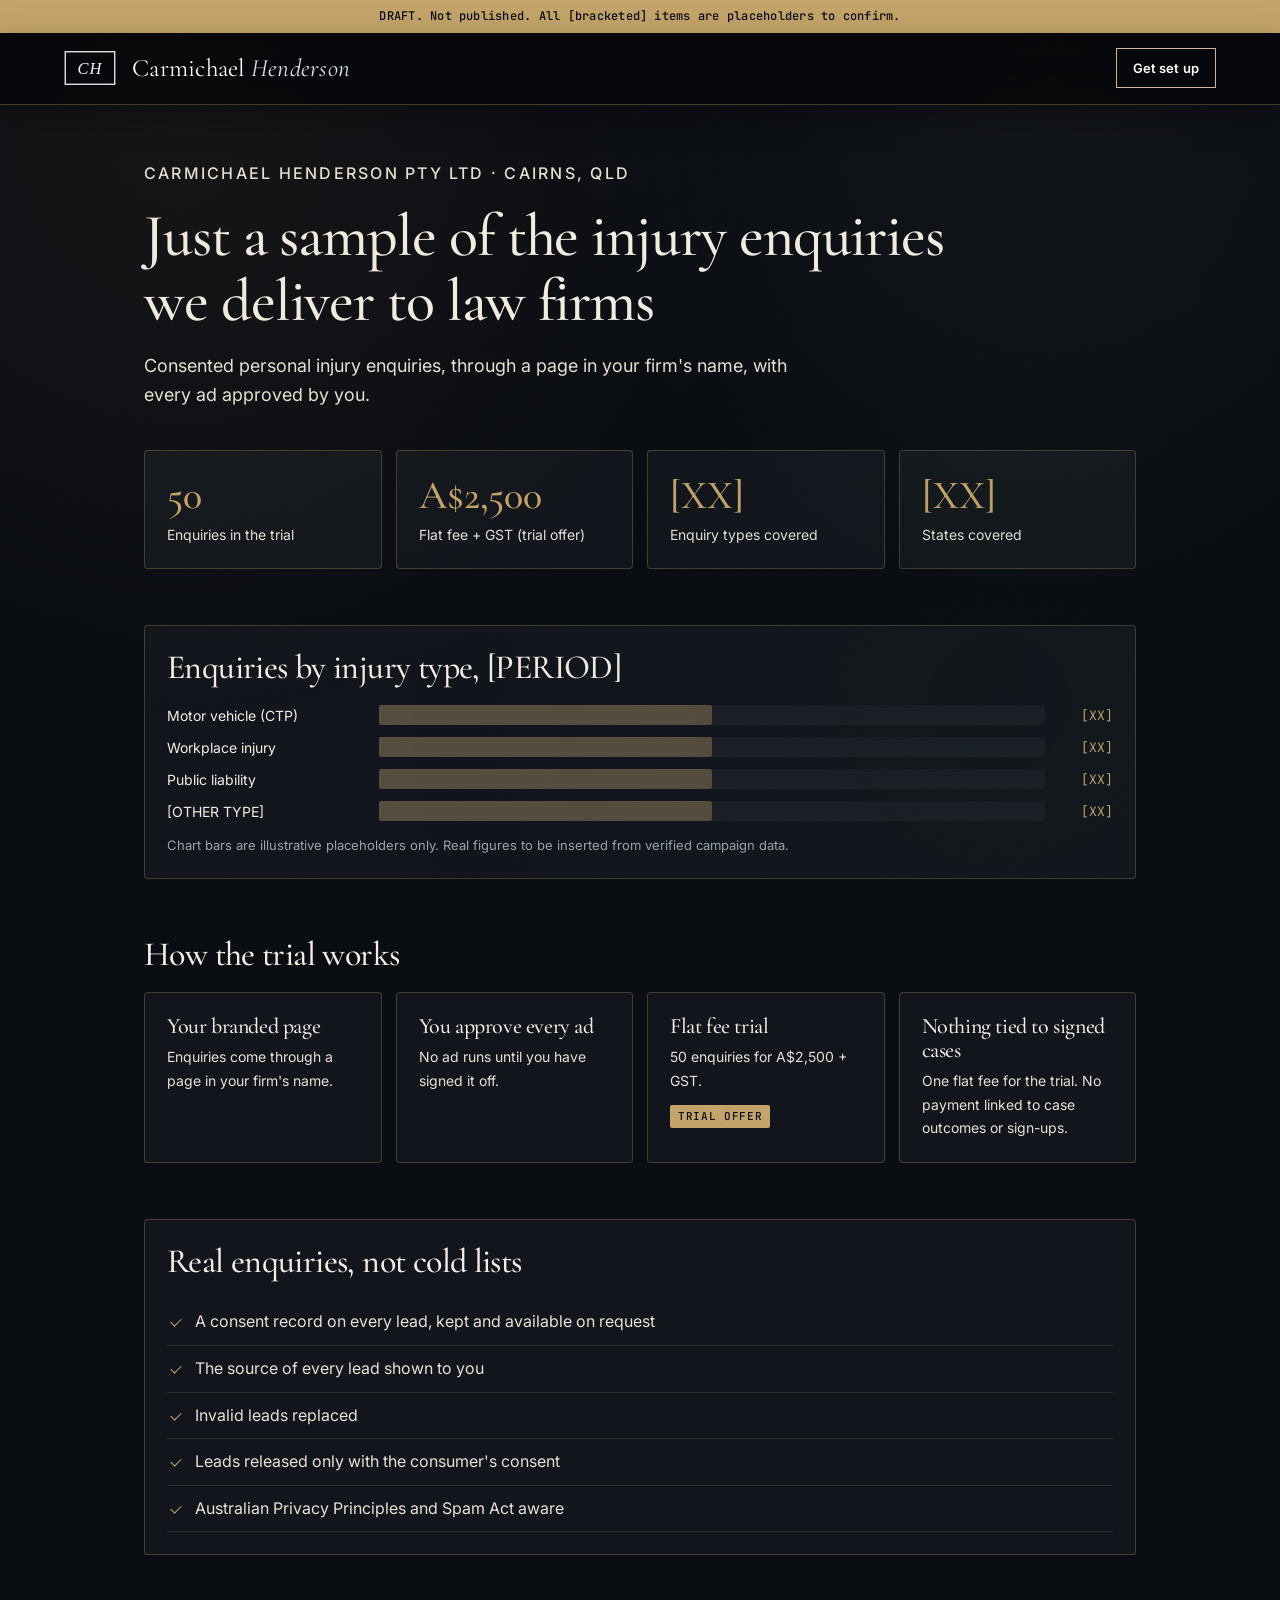
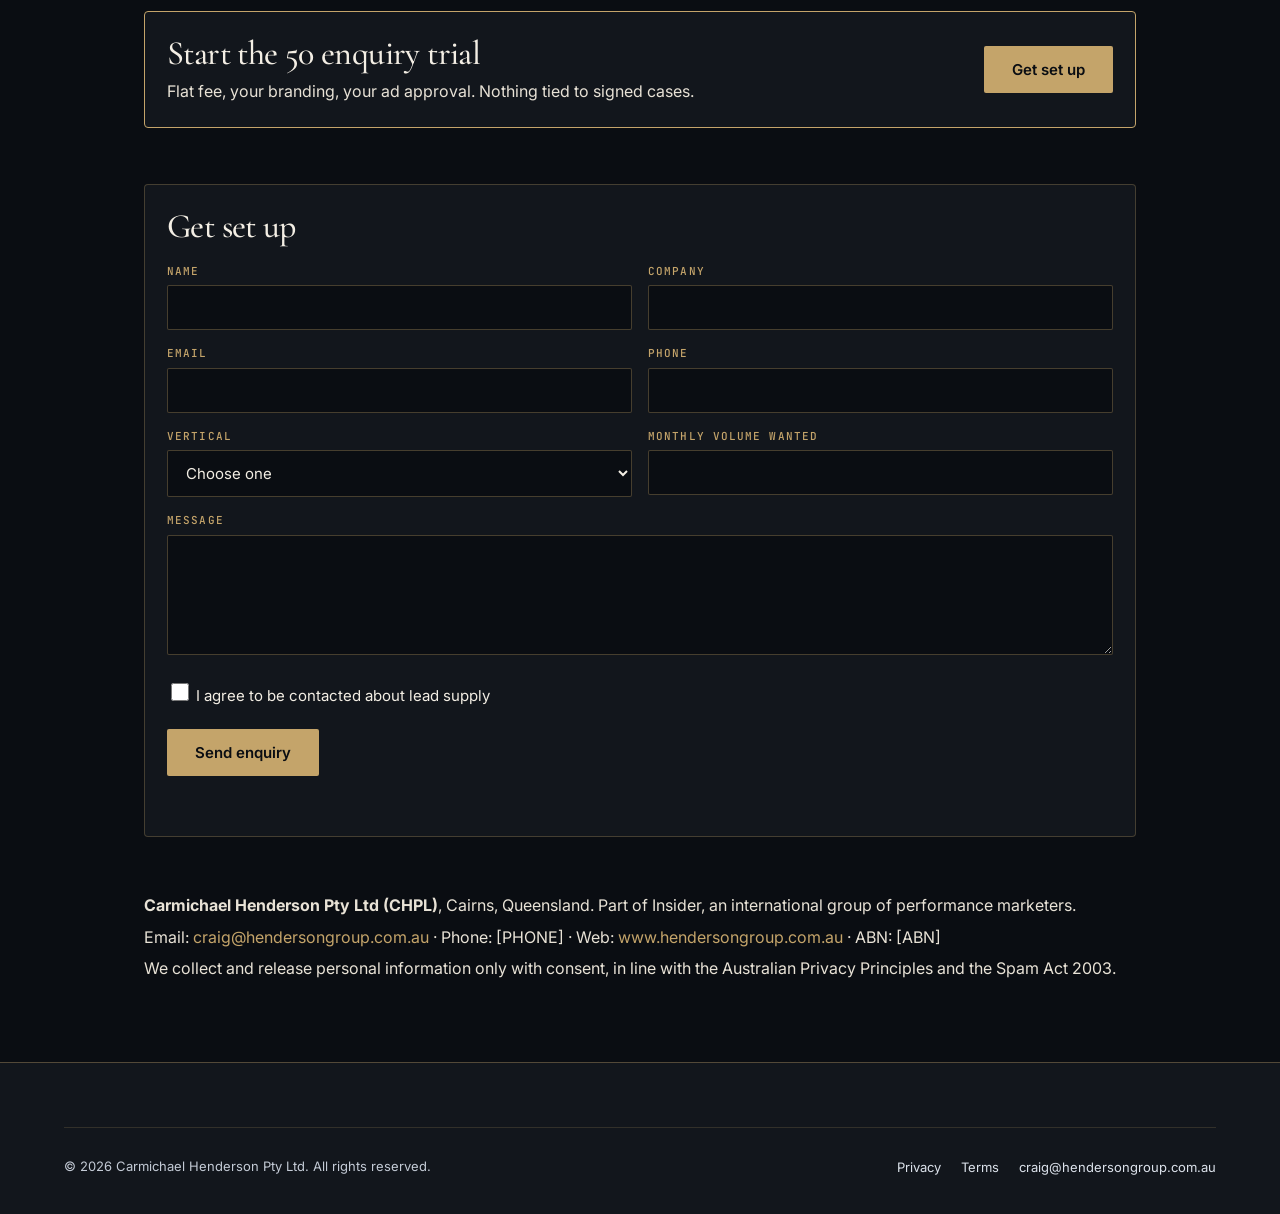
<file: pi-law-firms/index.html>
<!DOCTYPE html>
<html lang="en-AU">
<head>
<meta charset="utf-8">
<meta name="viewport" content="width=device-width, initial-scale=1">
<meta name="robots" content="noindex">
<title>Personal injury enquiries for law firms | CHPL</title>
<meta name="theme-color" content="#07080b">
<link rel="icon" type="image/svg+xml" href="../favicon.svg">
<link rel="preconnect" href="https://fonts.googleapis.com">
<link rel="preconnect" href="https://fonts.gstatic.com" crossorigin>
<link rel="stylesheet" href="https://fonts.googleapis.com/css2?family=Cormorant+Garamond:ital,wght@0,400;0,500;0,600;1,400;1,500&family=Inter:wght@400;500;600&family=JetBrains+Mono:wght@400;500&display=swap">
<link rel="stylesheet" href="../css/styles.css?v=ch-grok3">
<style>
.lp-draft{position:relative;z-index:60;background:#c4a46a;color:#0a0d12;text-align:center;font:500 12px/1.4 'JetBrains Mono',monospace;padding:8px 16px;letter-spacing:.02em}
.lp body,.lp{background:#0a0d12;color:#f3eee4}
.lp .nav{position:sticky;top:0}
.lp main{padding:56px 0 24px}
.lp .wrap{max-width:1040px;margin:0 auto;padding:0 24px}
.lp-eyebrow{font:500 12px/1.4 'JetBrains Mono',monospace;letter-spacing:.14em;text-transform:uppercase;color:#c4a46a;margin:0 0 18px}
.lp h1{font-family:'Cormorant Garamond',Georgia,serif;font-weight:500;font-size:clamp(36px,5.4vw,60px);line-height:1.08;color:#f3eee4;margin:0 0 18px;max-width:820px}
.lp h2{font-family:'Cormorant Garamond',Georgia,serif;font-weight:500;font-size:clamp(26px,3.4vw,34px);line-height:1.15;color:#f3eee4;margin:0 0 18px}
.lp p,.lp li{font-family:Inter,system-ui,sans-serif;color:#e8e2d6;font-size:16px;line-height:1.6}
.lp-lede{max-width:680px;font-size:18px!important}
.lp section{margin:56px 0}
.lp-stats{display:grid;grid-template-columns:repeat(4,1fr);gap:14px;margin-top:40px}
.lp-card{background:#12161c;border:1px solid rgba(196,164,106,.28);border-radius:4px;padding:22px}
.lp-stat b{display:block;font-family:'Cormorant Garamond',Georgia,serif;font-weight:500;font-size:40px;line-height:1.1;color:#c4a46a}
.lp-stat span,.lp-card .d{display:block;font-family:Inter,sans-serif;font-size:14px;color:#e8e2d6;margin-top:6px}
.lp-bar{display:flex;align-items:center;gap:12px;margin:12px 0;font:14px Inter,sans-serif;color:#f3eee4}
.lp-bar .l{width:200px;flex:none}.lp-bar .t{flex:1;background:#1a1e26;height:20px;border-radius:2px;min-width:40px}
.lp-bar .f{background:#c4a46a;opacity:.35;height:20px;width:50%;border-radius:2px}
.lp-bar .v{width:56px;text-align:right;font-family:'JetBrains Mono',monospace;font-size:13px;color:#c4a46a}
.lp-note{font-size:13px!important;color:#9aa3b2!important;margin:14px 0 0}
.lp-grid{display:grid;grid-template-columns:repeat(auto-fit,minmax(220px,1fr));gap:14px}
.lp-card h3{font-family:'Cormorant Garamond',Georgia,serif;font-weight:500;font-size:22px;color:#f3eee4;margin:0}
.lp-tag{display:inline-block;margin-top:12px;font:500 11px/1.4 'JetBrains Mono',monospace;letter-spacing:.06em;text-transform:uppercase;color:#0a0d12;background:#c4a46a;padding:4px 8px;border-radius:2px}
.lp-proven ul{list-style:none;padding:0;margin:0}.lp-proven li{padding:10px 0 10px 28px;border-bottom:1px solid rgba(196,164,106,.16);position:relative}
.lp-proven li:before{content:"";position:absolute;left:4px;top:19px;width:10px;height:6px;border-left:1.5px solid #c4a46a;border-bottom:1.5px solid #c4a46a;transform:rotate(-45deg)}
.lp-cta{display:flex;justify-content:space-between;align-items:center;gap:20px;flex-wrap:wrap;border-color:#c4a46a}
.lp-cta h2{margin:0 0 6px}.lp-cta p{margin:0}
.lp-btn{display:inline-block;background:#c4a46a;color:#0a0d12;font:600 15px Inter,sans-serif;padding:14px 28px;border-radius:2px;text-decoration:none;border:0;cursor:pointer;white-space:nowrap}
.lp-btn:hover{background:#d6b97f}
.lp-form{display:grid;grid-template-columns:1fr 1fr;gap:16px}
.lp-form .full{grid-column:1/-1}
.lp-form label{display:block;font:500 11px/1.4 'JetBrains Mono',monospace;letter-spacing:.1em;text-transform:uppercase;color:#c4a46a;margin-bottom:6px}
.lp-form input,.lp-form select,.lp-form textarea{width:100%;box-sizing:border-box;background:#0a0d12;border:1px solid rgba(196,164,106,.32);color:#f3eee4;font:15px Inter,sans-serif;padding:12px 14px;border-radius:2px}
.lp-form select{appearance:auto}.lp-form textarea{min-height:120px;resize:vertical}
.lp-form input:focus,.lp-form select:focus,.lp-form textarea:focus{outline:2px solid #c4a46a;outline-offset:1px}
.lp-form label.lp-consent{text-transform:none;letter-spacing:0;font:15px/1.5 Inter,sans-serif;color:#f3eee4}
.lp-consent{display:flex;gap:10px;align-items:flex-start;font:15px Inter,sans-serif;color:#f3eee4}
.lp-consent input{width:18px;height:18px;margin-top:3px;flex:none}
.lp-hp{position:absolute!important;left:-9999px!important;width:1px;height:1px;overflow:hidden}
.lp-status{min-height:22px;font-size:14px!important;margin:0}.lp-status.err{color:#ff9a8a!important}
.lp-contact p{margin:6px 0}.lp-contact a{color:#c4a46a}
@media(max-width:760px){.lp main{padding-top:36px}.lp-stats{grid-template-columns:repeat(2,1fr)}.lp-bar .l{width:120px;font-size:13px}.lp-form{grid-template-columns:1fr}.lp-cta{display:block}.lp-cta .lp-btn{margin-top:16px}.lp-stat b{font-size:32px}}
</style>
</head>
<body class="lp">
<a class="skip-link" href="#main">Skip to content</a>
<div class="lp-draft">DRAFT. Not published. All [bracketed] items are placeholders to confirm.</div>
<header class="nav scrolled">
  <a href="../index.html#top" class="brand">
    <span class="brand-mark" aria-hidden="true">
      <svg viewBox="0 0 48 32" width="58" height="38" focusable="false">
        <rect x="0.7" y="0.7" width="46.6" height="30.6" fill="none" stroke="currentColor" stroke-width="1.2"/>
        <text x="24" y="22" text-anchor="middle" font-family="Georgia, 'Times New Roman', Times, serif" font-style="italic" font-size="15.5" fill="currentColor" letter-spacing="1.1">CH</text>
      </svg>
    </span>
    <span class="brand-name">Carmichael <em>Henderson</em></span>
  </a>
  <div class="nav-end">
    <a class="nav-cta" href="#contact"><span class="cta-long">Get set up</span><span class="cta-short">Get set up</span></a>
  </div>
</header>
<main id="main">
<div class="wrap">
  <p class="lp-eyebrow">Carmichael Henderson Pty Ltd &middot; Cairns, QLD</p>
  <h1>Just a sample of the injury enquiries we deliver to law firms</h1>
  <p class="lp-lede">Consented personal injury enquiries, through a page in your firm's name, with every ad approved by you.</p>
  <div class="lp-stats"><div class="lp-card lp-stat"><b>50</b><span>Enquiries in the trial</span></div><div class="lp-card lp-stat"><b>A$2,500</b><span>Flat fee + GST (trial offer)</span></div><div class="lp-card lp-stat"><b>[XX]</b><span>Enquiry types covered</span></div><div class="lp-card lp-stat"><b>[XX]</b><span>States covered</span></div></div>
  <section><div class="lp-card"><h2>Enquiries by injury type, [PERIOD]</h2><div class="lp-bar"><div class="l">Motor vehicle (CTP)</div><div class="t"><div class="f"></div></div><div class="v">[XX]</div></div><div class="lp-bar"><div class="l">Workplace injury</div><div class="t"><div class="f"></div></div><div class="v">[XX]</div></div><div class="lp-bar"><div class="l">Public liability</div><div class="t"><div class="f"></div></div><div class="v">[XX]</div></div><div class="lp-bar"><div class="l">[OTHER TYPE]</div><div class="t"><div class="f"></div></div><div class="v">[XX]</div></div><p class="lp-note">Chart bars are illustrative placeholders only. Real figures to be inserted from verified campaign data.</p></div></section>
  <section><h2>How the trial works</h2><div class="lp-grid"><div class="lp-card"><h3>Your branded page</h3><span class="d">Enquiries come through a page in your firm's name.</span></div><div class="lp-card"><h3>You approve every ad</h3><span class="d">No ad runs until you have signed it off.</span></div><div class="lp-card"><h3>Flat fee trial</h3><span class="d">50 enquiries for A$2,500 + GST.</span><span class="lp-tag">Trial offer</span></div><div class="lp-card"><h3>Nothing tied to signed cases</h3><span class="d">One flat fee for the trial. No payment linked to case outcomes or sign-ups.</span></div></div></section>
  <section class="lp-card lp-proven"><h2>Real enquiries, not cold lists</h2><ul><li>A consent record on every lead, kept and available on request</li><li>The source of every lead shown to you</li><li>Invalid leads replaced</li><li>Leads released only with the consumer's consent</li><li>Australian Privacy Principles and Spam Act aware</li></ul></section>
  <section class="lp-card lp-cta"><div><h2>Start the 50 enquiry trial</h2><p>Flat fee, your branding, your ad approval. Nothing tied to signed cases.</p></div><a class="lp-btn" href="#contact">Get set up</a></section>
  <section id="contact" class="lp-card">
    <h2>Get set up</h2>
    <form id="lead-form" class="lp-form" data-subject="PI law firm trial enquiry" novalidate>
      <div><label for="f-name">Name</label><input id="f-name" name="name" autocomplete="name" required></div>
      <div><label for="f-company">Company</label><input id="f-company" name="company" autocomplete="organization" required></div>
      <div><label for="f-email">Email</label><input id="f-email" name="email" type="email" autocomplete="email" required></div>
      <div><label for="f-phone">Phone</label><input id="f-phone" name="phone" type="tel" autocomplete="tel" required></div>
      <div><label for="f-vertical">Vertical</label><select id="f-vertical" name="vertical" required><option value="">Choose one</option><option>Personal injury: motor vehicle (CTP)</option><option>Personal injury: workplace injury</option><option>Personal injury: public liability</option><option>Personal injury: other</option></select></div>
      <div><label for="f-volume">Monthly volume wanted</label><input id="f-volume" name="volume" required></div>
      <div class="full"><label for="f-message">Message</label><textarea id="f-message" name="message"></textarea></div>
      <div class="lp-hp" aria-hidden="true"><label for="f-hp">Website</label><input id="f-hp" name="hp_website" tabindex="-1" autocomplete="off"></div>
      <div class="full"><label class="lp-consent"><input type="checkbox" name="consent" value="yes" required> <span>I agree to be contacted about lead supply</span></label></div>
      <div class="full"><button class="lp-btn" type="submit">Send enquiry</button></div>
      <p class="lp-status full" role="status" aria-live="polite"></p>
    </form>
  </section>
  <section class="lp-contact">
    <p><strong>Carmichael Henderson Pty Ltd (CHPL)</strong>, Cairns, Queensland. Part of Insider, an international group of performance marketers.</p>
    <p>Email: <a href="mailto:craig@hendersongroup.com.au">craig@hendersongroup.com.au</a> &middot; Phone: [PHONE] &middot; Web: <a href="https://www.hendersongroup.com.au">www.hendersongroup.com.au</a> &middot; ABN: [ABN]</p>
    <p>We collect and release personal information only with consent, in line with the Australian Privacy Principles and the Spam Act 2003.</p>
  </section>
</div>
</main>
<footer class="footer">
  <div class="footer-bottom">
    <div class="footer-legal">
      <div>&copy; 2026 Carmichael Henderson Pty Ltd. All rights reserved.</div>
    </div>
    <div class="legal">
      <a href="../privacy.html">Privacy</a>
      <a href="../terms.html">Terms</a>
      <a href="mailto:craig@hendersongroup.com.au">craig@hendersongroup.com.au</a>
    </div>
  </div>
</footer>
<script>
(function(){
  var DEST="craig@hendersongroup.com.au", form=document.getElementById("lead-form"); if(!form) return;
  var status=form.querySelector(".lp-status");
  form.addEventListener("submit",function(e){
    e.preventDefault();
    if(form.querySelector("[name=hp_website]").value) return;
    if(!form.checkValidity()){form.reportValidity();return;}
    var f=new FormData(form), d={}; f.forEach(function(v,k){d[k]=v;});
    var payload={_subject:form.getAttribute("data-subject")+" | "+(d.company||""),_template:"table",_captcha:"false",_replyto:d.email,
      name:d.name,company:d.company,email:d.email,phone:d.phone,vertical:d.vertical,monthly_volume:d.volume,message:d.message||"",
      consent:"I agree to be contacted about lead supply: yes",page:location.pathname};
    var btn=form.querySelector("button[type=submit]"); btn.disabled=true; btn.textContent="Sending...";
    status.classList.remove("err"); status.textContent="Sending your enquiry to "+DEST+"...";
    fetch("https://formsubmit.co/ajax/"+DEST,{method:"POST",headers:{"Content-Type":"application/json","Accept":"application/json"},body:JSON.stringify(payload)})
    .then(function(r){if(!r.ok) throw 0; return r.json().catch(function(){return {};});})
    .then(function(){form.reset(); status.textContent="Thanks. Your enquiry has been sent and we will be in touch."; btn.textContent="Sent";})
    .catch(function(){
      status.classList.add("err"); status.textContent="The email relay could not be confirmed from this browser. Opening a direct email to "+DEST+" so the enquiry is not lost.";
      var body=Object.keys(payload).filter(function(k){return k[0]!=="_";}).map(function(k){return k+": "+payload[k];}).join("\n");
      location.href="mailto:"+DEST+"?subject="+encodeURIComponent(payload._subject)+"&body="+encodeURIComponent(body);
      btn.disabled=false; btn.textContent="Send enquiry";
    });
  });
})();
</script>
</body>
</html>
</file>
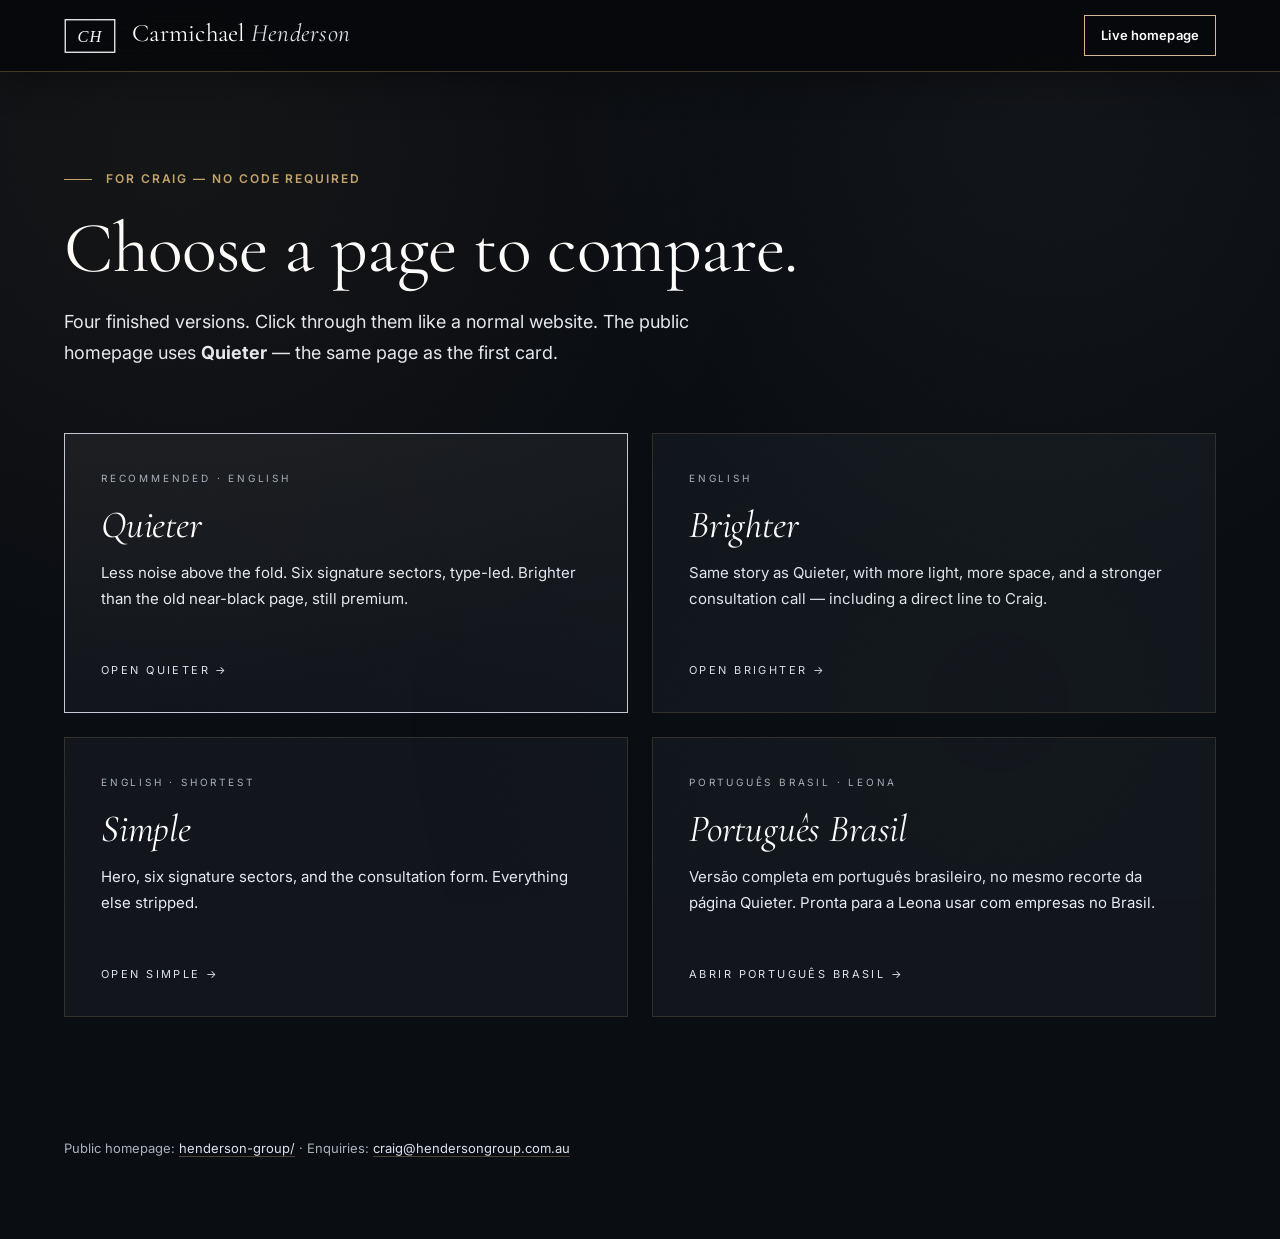
<file: variants/index.html>
<!doctype html>
<html lang="en">
<head>
<meta charset="utf-8">
<meta name="viewport" content="width=device-width, initial-scale=1">
<title>Carmichael Henderson — Page variants</title>
<meta name="description" content="Compare Quieter, Brighter, Simple, and Português Brasil versions of the Carmichael Henderson site.">
<meta name="theme-color" content="#07080b">
<link rel="canonical" href="https://craighenderson69ch-pixel.github.io/henderson-group/variants/">
<link rel="icon" type="image/svg+xml" href="../favicon.svg">
<link rel="apple-touch-icon" href="../favicon.svg">

<meta property="og:type" content="website">
<meta property="og:title" content="Carmichael Henderson — Page variants">
<meta property="og:description" content="Compare Quieter, Brighter, Simple, and Português Brasil versions of the Carmichael Henderson site.">
<meta property="og:image" content="../assets/og-image.jpg">
<meta property="og:url" content="https://craighenderson69ch-pixel.github.io/henderson-group/variants/">
<meta name="twitter:card" content="summary_large_image">
<meta name="twitter:title" content="Carmichael Henderson — Page variants">
<meta name="twitter:description" content="Compare Quieter, Brighter, Simple, and Português Brasil versions of the Carmichael Henderson site.">
<meta name="twitter:image" content="../assets/og-image.jpg">

<link rel="preconnect" href="https://fonts.googleapis.com">
<link rel="preconnect" href="https://fonts.gstatic.com" crossorigin>
<link rel="stylesheet" href="https://fonts.googleapis.com/css2?family=Cormorant+Garamond:ital,wght@0,400;0,500;0,600;1,400;1,500&family=Inter:wght@400;500;600&family=JetBrains+Mono:wght@400;500&display=swap">
<link rel="stylesheet" href="../css/styles.css?v=ch-grok3">
<link rel="stylesheet" href="../css/variants.css?v=ch-grok3">
<script type="application/ld+json">
{
  "@context": "https://schema.org",
  "@type": "Organization",
  "name": "Carmichael Henderson",
  "legalName": "Carmichael Henderson Pty Ltd",
  "url": "https://craighenderson69ch-pixel.github.io/henderson-group/",
  "email": "craig@hendersongroup.com.au",
  "description": "Compare Quieter, Brighter, Simple, and Português Brasil versions of the Carmichael Henderson site.",
  "slogan": "One firm. One market. Worldwide.",
  "founder": { "@type": "Person", "name": "Craig Henderson", "jobTitle": "Founder & CEO" }
}
</script>
</head>
<body class="gallery-page">
<a class="skip-link" href="#main">Skip to content</a>
<header class="nav scrolled">
  <a href="../index.html" class="brand">
    <span class="brand-mark" aria-hidden="true">
      <svg viewBox="0 0 48 32" width="40" height="27" focusable="false">
        <rect x="0.7" y="0.7" width="46.6" height="30.6" fill="none" stroke="currentColor" stroke-width="1.2"/>
        <text x="24" y="22" text-anchor="middle" font-family="Georgia, 'Times New Roman', Times, serif" font-style="italic" font-size="15.5" fill="currentColor" letter-spacing="1.1">CH</text>
      </svg>
    </span>
    <span>
      <span class="brand-name">Carmichael <em>Henderson</em></span>
      <span class="brand-sub">Page variants</span>
    </span>
  </a>
  <a class="nav-cta" href="../index.html">Live homepage</a>
</header>
<main id="main">
  <div class="gallery-hero">
    <div class="eyebrow">For Craig — no code required</div>
    <h1 class="serif">Choose a page to compare.</h1>
    <p>Four finished versions. Click through them like a normal website. The public homepage uses <strong>Quieter</strong> — the same page as the first card.</p>
  </div>
  <div class="gallery-grid">
    <a class="gallery-card recommended" href="en-quiet.html">
      <div class="tag">Recommended · English</div>
      <h2 class="serif">Quieter</h2>
      <p>Less noise above the fold. Six signature sectors, type-led. Brighter than the old near-black page, still premium.</p>
      <div class="go">Open Quieter →</div>
    </a>
    <a class="gallery-card" href="en-bright.html">
      <div class="tag">English</div>
      <h2 class="serif">Brighter</h2>
      <p>Same story as Quieter, with more light, more space, and a stronger consultation call — including a direct line to Craig.</p>
      <div class="go">Open Brighter →</div>
    </a>
    <a class="gallery-card" href="en-simple.html">
      <div class="tag">English · shortest</div>
      <h2 class="serif">Simple</h2>
      <p>Hero, six signature sectors, and the consultation form. Everything else stripped.</p>
      <div class="go">Open Simple →</div>
    </a>
    <a class="gallery-card" href="pt-br.html">
      <div class="tag">Português Brasil · Leona</div>
      <h2 class="serif">Português Brasil</h2>
      <p>Versão completa em português brasileiro, no mesmo recorte da página Quieter. Pronta para a Leona usar com empresas no Brasil.</p>
      <div class="go">Abrir Português Brasil →</div>
    </a>
  </div>
  <p class="gallery-foot">Public homepage: <a href="../index.html">henderson-group/</a> · Enquiries: <a href="mailto:craig@hendersongroup.com.au">craig@hendersongroup.com.au</a></p>
</main>
</body>
</html>
</file>
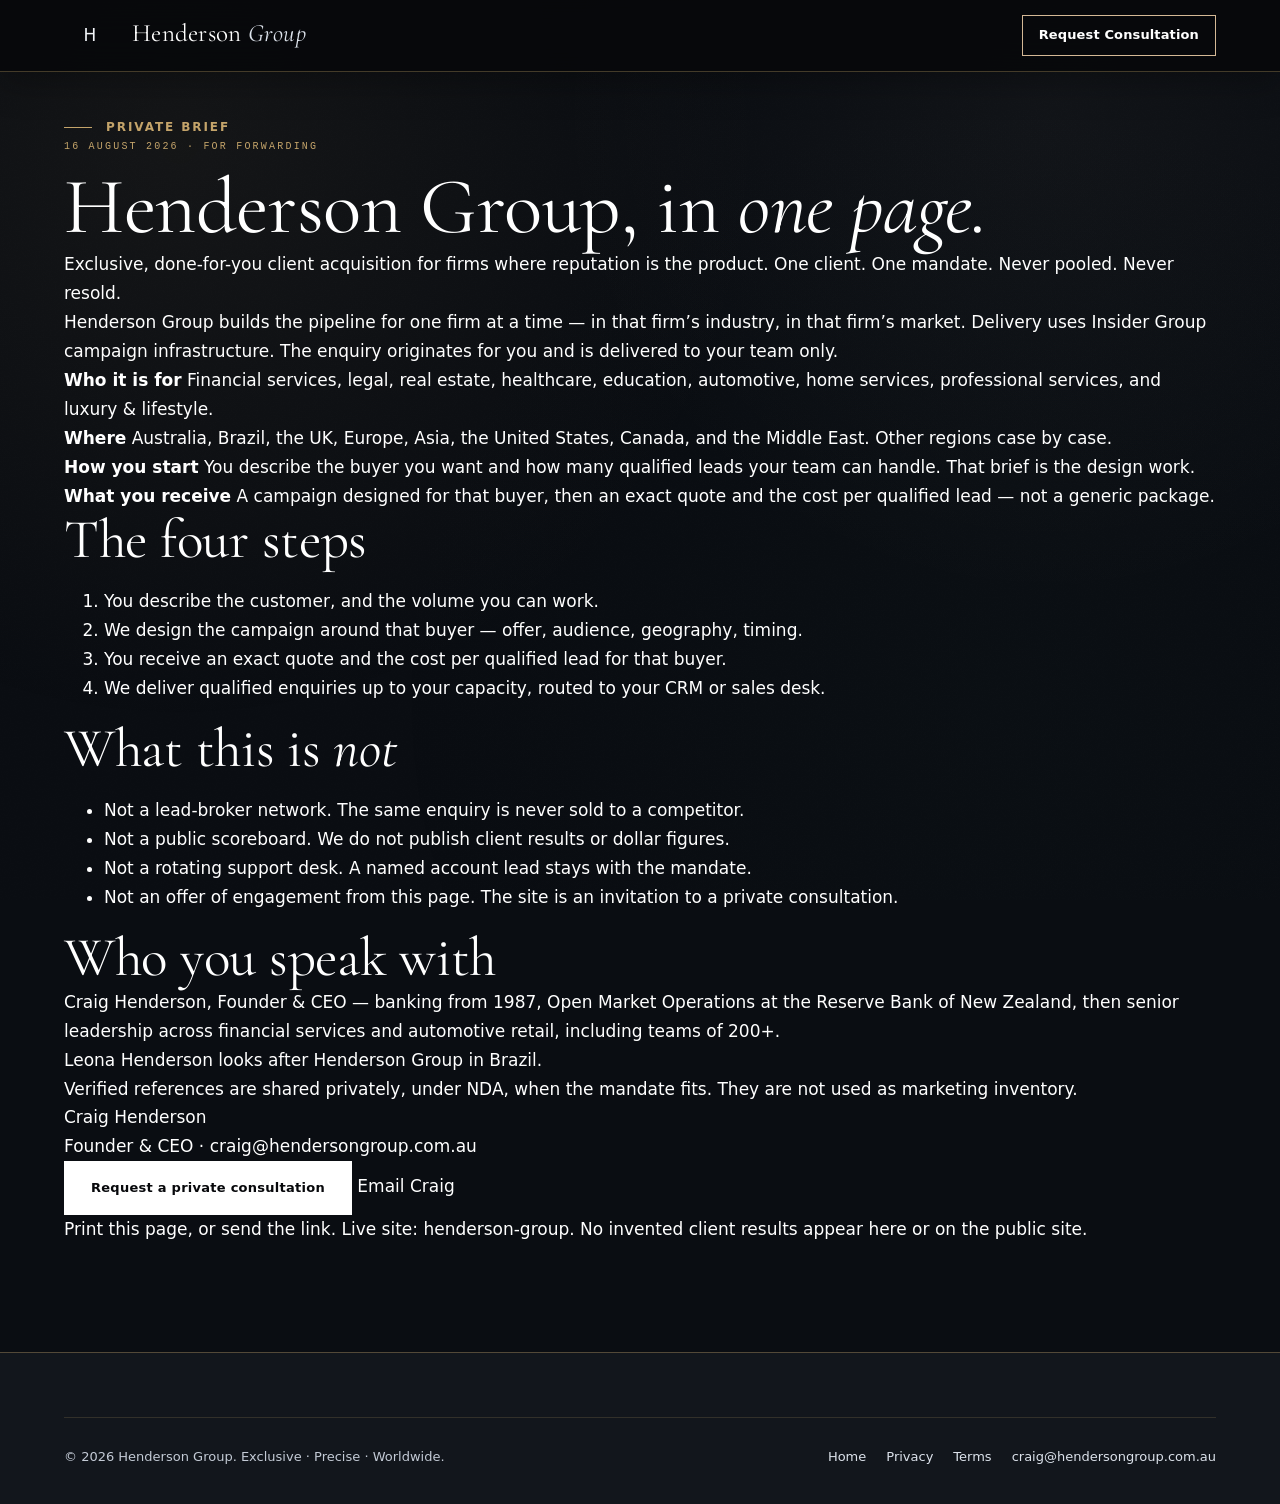
<file: brief.html>
<!doctype html>
<html lang="en">
<head>
<meta charset="utf-8">
<meta name="viewport" content="width=device-width, initial-scale=1">
<title>Henderson Group — One-page brief</title>
<meta name="description" content="A short, emailable brief for Henderson Group: exclusive, done-for-you client acquisition. One client. One mandate.">
<meta name="theme-color" content="#090c11">
<link rel="canonical" href="https://craighenderson69ch-pixel.github.io/henderson-group/brief.html">
<link rel="icon" type="image/svg+xml" href="favicon.svg">
<meta property="og:type" content="article">
<meta property="og:title" content="Henderson Group — One-page brief">
<meta property="og:description" content="Exclusive, done-for-you client acquisition. One client. One mandate.">
<meta property="og:image" content="https://craighenderson69ch-pixel.github.io/henderson-group/assets/og-image.jpg">
<meta property="og:url" content="https://craighenderson69ch-pixel.github.io/henderson-group/brief.html">
<link rel="preconnect" href="https://fonts.googleapis.com">
<link rel="preconnect" href="https://fonts.gstatic.com" crossorigin>
<link rel="stylesheet" href="https://fonts.googleapis.com/css2?family=Cormorant+Garamond:ital,wght@0,400;0,500;1,400&family=Inter+Tight:wght@400;500&display=swap">
<link rel="stylesheet" href="css/styles.css">
</head>
<body>
<a class="skip-link" href="#main">Skip to content</a>
<header class="nav scrolled">
  <a href="index.html#top" class="brand">
    <span class="brand-mark">H</span>
    <span>
      <span class="brand-name">Henderson <em>Group</em></span>
      <span class="brand-sub">Worldwide · Powered by Insider Group</span>
    </span>
  </a>
  <a class="nav-cta" href="index.html#consult">Request Consultation</a>
</header>

<main id="main" class="section brief-page">
  <article class="brief-letter">
    <div class="eyebrow">Private brief</div>
    <p class="brief-kicker">16 August 2026 · For forwarding</p>
    <h1 class="serif">Henderson Group, in <em>one page.</em></h1>
    <p class="brief-lede">
      Exclusive, done-for-you client acquisition for firms where reputation is the product.
      One client. One mandate. Never pooled. Never resold.
    </p>
    <p>
      Henderson Group builds the pipeline for one firm at a time — in that firm’s industry, in that firm’s market.
      Delivery uses Insider Group campaign infrastructure. The enquiry originates for you and is delivered to your team only.
    </p>

    <div class="brief-meta">
      <div>
        <strong>Who it is for</strong>
        Financial services, legal, real estate, healthcare, education, automotive, home services, professional services, and luxury &amp; lifestyle.
      </div>
      <div>
        <strong>Where</strong>
        Australia, Brazil, the UK, Europe, Asia, the United States, Canada, and the Middle East. Other regions case by case.
      </div>
      <div>
        <strong>How you start</strong>
        You describe the buyer you want and how many qualified leads your team can handle. That brief is the design work.
      </div>
      <div>
        <strong>What you receive</strong>
        A campaign designed for that buyer, then an exact quote and the cost per qualified lead — not a generic package.
      </div>
    </div>

    <h2 class="serif">The four steps</h2>
    <ol>
      <li>You describe the customer, and the volume you can work.</li>
      <li>We design the campaign around that buyer — offer, audience, geography, timing.</li>
      <li>You receive an exact quote and the cost per qualified lead for that buyer.</li>
      <li>We deliver qualified enquiries up to your capacity, routed to your CRM or sales desk.</li>
    </ol>

    <h2 class="serif">What this is <em>not</em></h2>
    <ul>
      <li>Not a lead-broker network. The same enquiry is never sold to a competitor.</li>
      <li>Not a public scoreboard. We do not publish client results or dollar figures.</li>
      <li>Not a rotating support desk. A named account lead stays with the mandate.</li>
      <li>Not an offer of engagement from this page. The site is an invitation to a private consultation.</li>
    </ul>

    <h2 class="serif">Who you speak with</h2>
    <p>
      Craig Henderson, Founder &amp; CEO — banking from 1987, Open Market Operations at the Reserve Bank of New Zealand,
      then senior leadership across financial services and automotive retail, including teams of 200+.
    </p>
    <p>
      Leona Henderson looks after Henderson Group in Brazil.
    </p>
    <p>
      Verified references are shared privately, under NDA, when the mandate fits. They are not used as marketing inventory.
    </p>

    <div class="brief-sign">
      <div class="name">Craig Henderson</div>
      <div class="role">Founder &amp; CEO · craig@hendersongroup.com.au</div>
    </div>

    <div class="brief-actions">
      <a class="btn" href="index.html#consult">Request a private consultation</a>
      <a class="btn-ghost" href="mailto:craig@hendersongroup.com.au?subject=Henderson%20Group%20consultation">Email Craig</a>
    </div>
    <p class="brief-note">
      Print this page, or send the link.
      Live site: <a href="index.html">henderson-group</a>.
      No invented client results appear here or on the public site.
    </p>
  </article>
</main>

<footer class="footer">
  <div class="footer-bottom">
    <div>© 2026 Henderson Group. Exclusive · Precise · Worldwide.</div>
    <div class="legal">
      <a href="index.html">Home</a>
      <a href="privacy.html">Privacy</a>
      <a href="terms.html">Terms</a>
      <a href="mailto:craig@hendersongroup.com.au">craig@hendersongroup.com.au</a>
    </div>
  </div>
</footer>
</body>
</html>
</file>
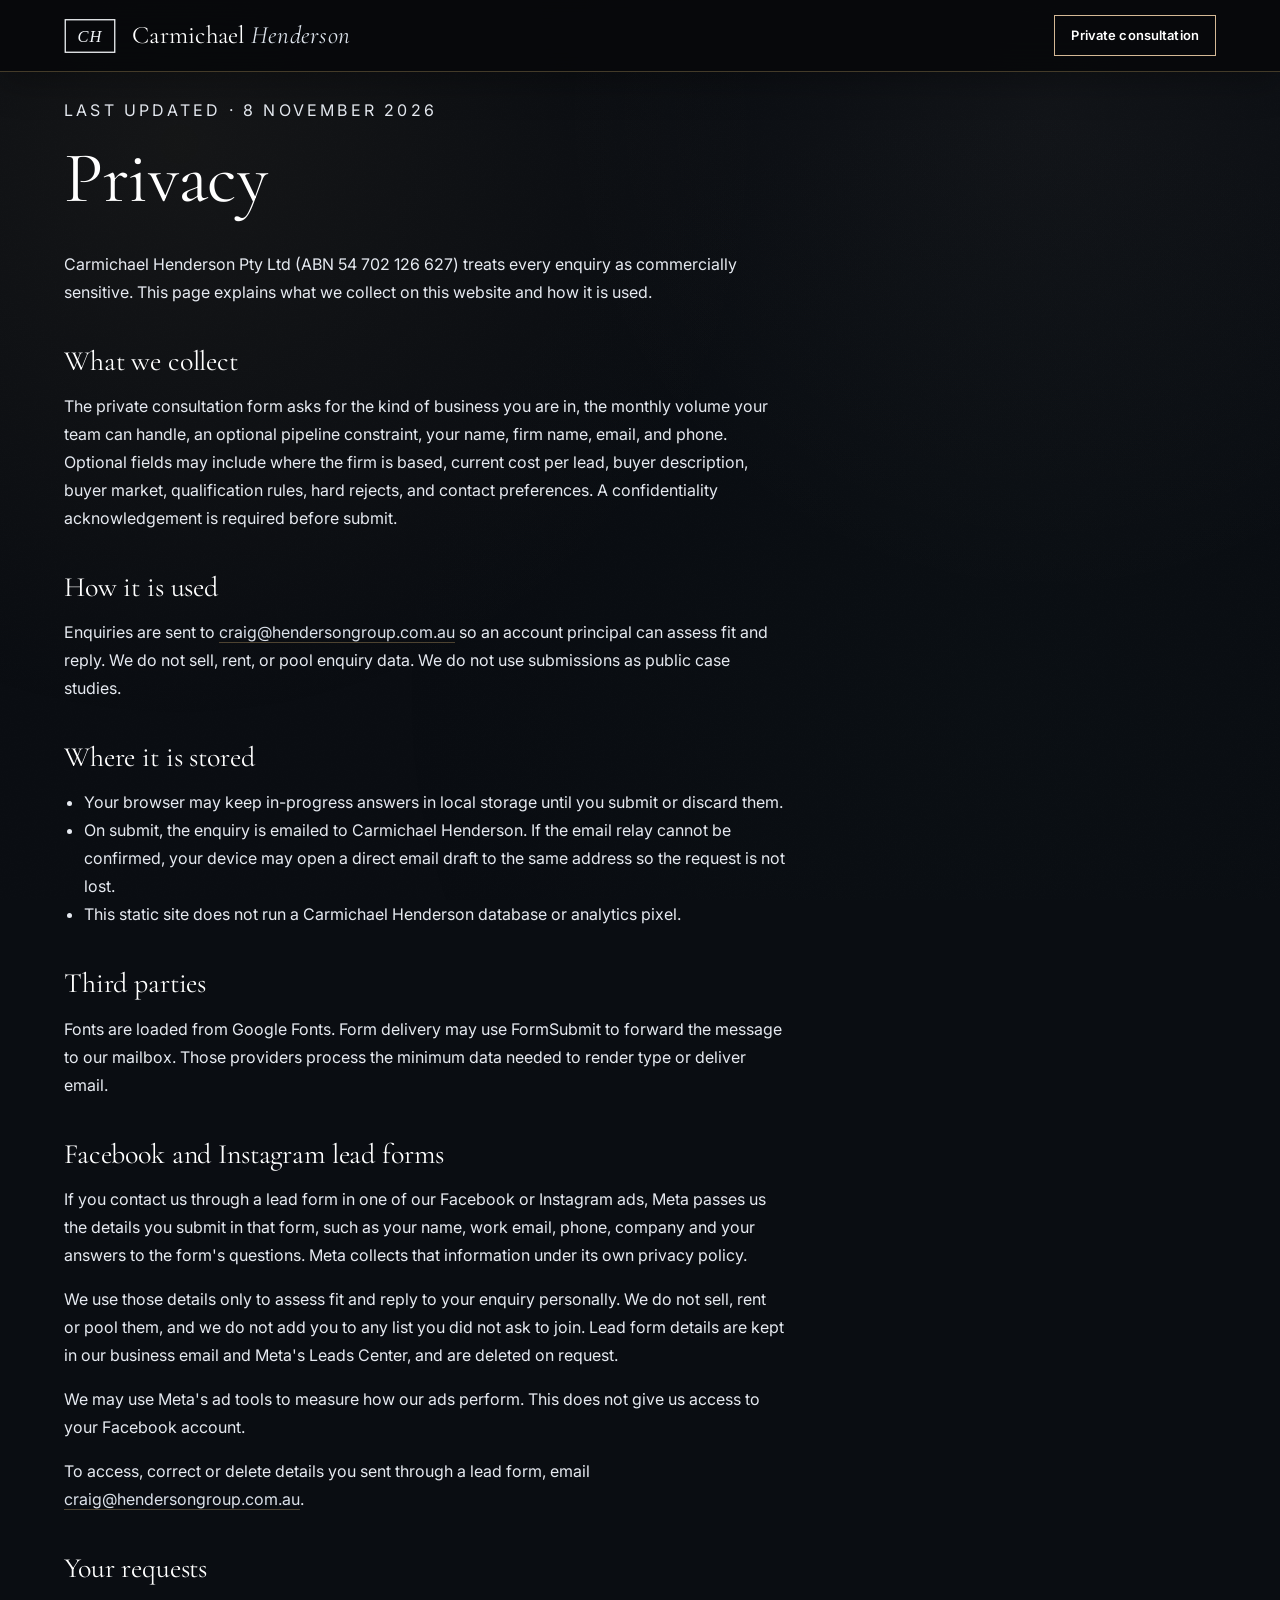
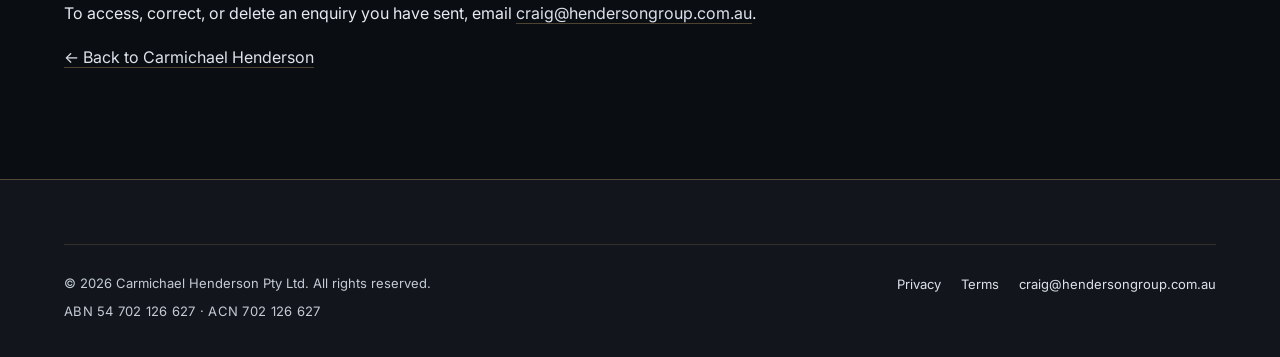
<file: privacy.html>
<!doctype html>
<html lang="en-AU">
<head>
<meta charset="utf-8">
<meta name="viewport" content="width=device-width, initial-scale=1">
<title>Privacy — Carmichael Henderson</title>
<meta name="description" content="How Carmichael Henderson handles consultation enquiries and personal information.">
<meta name="theme-color" content="#07080b">
<link rel="canonical" href="https://hendersongroup.com.au/privacy.html">
<link rel="icon" type="image/svg+xml" href="favicon.svg">
<link rel="preconnect" href="https://fonts.googleapis.com">
<link rel="preconnect" href="https://fonts.gstatic.com" crossorigin>
<link rel="stylesheet" href="https://fonts.googleapis.com/css2?family=Cormorant+Garamond:ital,wght@0,400;0,500;1,400&family=Inter:wght@400;500;600&display=swap">
<link rel="stylesheet" href="css/styles.css?v=ch-grok3">
</head>
<body>
<a class="skip-link" href="#main">Skip to content</a>
<header class="nav scrolled">
  <a href="index.html#top" class="brand">
    <span class="brand-mark" aria-hidden="true">
      <svg viewBox="0 0 48 32" width="58" height="38" focusable="false">
        <rect x="0.7" y="0.7" width="46.6" height="30.6" fill="none" stroke="currentColor" stroke-width="1.2"/>
        <text x="24" y="22" text-anchor="middle" font-family="Georgia, 'Times New Roman', Times, serif" font-style="italic" font-size="15.5" fill="currentColor" letter-spacing="1.1">CH</text>
      </svg>
    </span>
    <span class="brand-name">Carmichael <em>Henderson</em></span>
  </a>
  <div class="nav-end">
    <a class="nav-cta" href="index.html#consult"><span class="cta-long">Private consultation</span><span class="cta-short">Consult</span></a>
  </div>
</header>
<main id="main" class="section legal-page">
  <div class="container">
    <p class="legal-updated">Last updated · 8 November 2026</p>
    <h1 class="serif">Privacy</h1>
    <p>Carmichael Henderson Pty Ltd (ABN 54 702 126 627) treats every enquiry as commercially sensitive. This page explains what we collect on this website and how it is used.</p>

    <h2 class="serif">What we collect</h2>
    <p>The private consultation form asks for the kind of business you are in, the monthly volume your team can handle, an optional pipeline constraint, your name, firm name, email, and phone. Optional fields may include where the firm is based, current cost per lead, buyer description, buyer market, qualification rules, hard rejects, and contact preferences. A confidentiality acknowledgement is required before submit.</p>

    <h2 class="serif">How it is used</h2>
    <p>Enquiries are sent to <a href="mailto:craig@hendersongroup.com.au">craig@hendersongroup.com.au</a> so an account principal can assess fit and reply. We do not sell, rent, or pool enquiry data. We do not use submissions as public case studies.</p>

    <h2 class="serif">Where it is stored</h2>
    <ul>
      <li>Your browser may keep in-progress answers in local storage until you submit or discard them.</li>
      <li>On submit, the enquiry is emailed to Carmichael Henderson. If the email relay cannot be confirmed, your device may open a direct email draft to the same address so the request is not lost.</li>
      <li>This static site does not run a Carmichael Henderson database or analytics pixel.</li>
    </ul>

    <h2 class="serif">Third parties</h2>
    <p>Fonts are loaded from Google Fonts. Form delivery may use FormSubmit to forward the message to our mailbox. Those providers process the minimum data needed to render type or deliver email.</p>

    <h2 class="serif">Facebook and Instagram lead forms</h2>
    <p>If you contact us through a lead form in one of our Facebook or Instagram ads, Meta passes us the details you submit in that form, such as your name, work email, phone, company and your answers to the form's questions. Meta collects that information under its own privacy policy.</p>
    <p>We use those details only to assess fit and reply to your enquiry personally. We do not sell, rent or pool them, and we do not add you to any list you did not ask to join. Lead form details are kept in our business email and Meta's Leads Center, and are deleted on request.</p>
    <p>We may use Meta's ad tools to measure how our ads perform. This does not give us access to your Facebook account.</p>
    <p>To access, correct or delete details you sent through a lead form, email <a href="mailto:craig@hendersongroup.com.au">craig@hendersongroup.com.au</a>.</p>

    <h2 class="serif">Your requests</h2>
    <p>To access, correct, or delete an enquiry you have sent, email <a href="mailto:craig@hendersongroup.com.au">craig@hendersongroup.com.au</a>.</p>
    <p><a href="index.html">← Back to Carmichael Henderson</a></p>
  </div>
</main>
<footer class="footer">
  <div class="footer-bottom">
    <div class="footer-legal">
      <div>© 2026 Carmichael Henderson Pty Ltd. All rights reserved.</div>
      <p class="footer-ids">ABN 54 702 126 627 · ACN 702 126 627</p>
    </div>
    <div class="legal">
      <a href="privacy.html">Privacy</a>
      <a href="terms.html">Terms</a>
      <a href="mailto:craig@hendersongroup.com.au">craig@hendersongroup.com.au</a>
    </div>
  </div>
</footer>
</body>
</html>
</file>
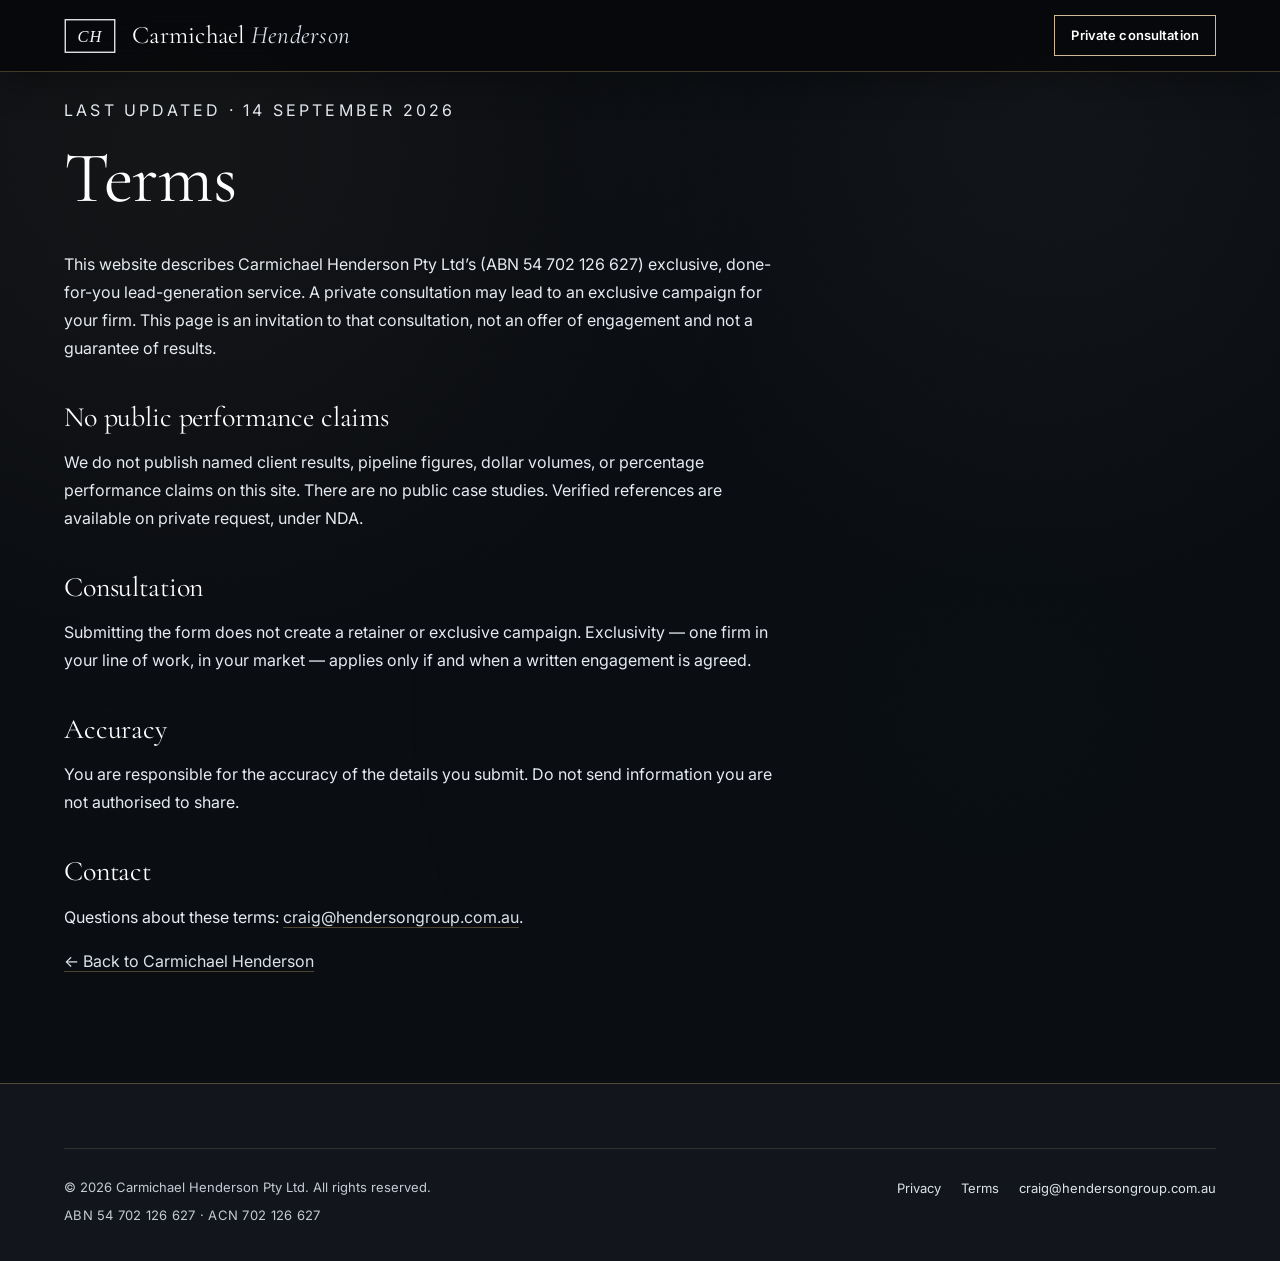
<file: terms.html>
<!doctype html>
<html lang="en-AU">
<head>
<meta charset="utf-8">
<meta name="viewport" content="width=device-width, initial-scale=1">
<title>Terms — Carmichael Henderson</title>
<meta name="description" content="Terms for using the Carmichael Henderson website and requesting a private consultation.">
<meta name="theme-color" content="#07080b">
<link rel="canonical" href="https://hendersongroup.com.au/terms.html">
<link rel="icon" type="image/svg+xml" href="favicon.svg">
<link rel="preconnect" href="https://fonts.googleapis.com">
<link rel="preconnect" href="https://fonts.gstatic.com" crossorigin>
<link rel="stylesheet" href="https://fonts.googleapis.com/css2?family=Cormorant+Garamond:ital,wght@0,400;0,500;1,400&family=Inter:wght@400;500;600&display=swap">
<link rel="stylesheet" href="css/styles.css?v=ch-grok3">
</head>
<body>
<a class="skip-link" href="#main">Skip to content</a>
<header class="nav scrolled">
  <a href="index.html#top" class="brand">
    <span class="brand-mark" aria-hidden="true">
      <svg viewBox="0 0 48 32" width="58" height="38" focusable="false">
        <rect x="0.7" y="0.7" width="46.6" height="30.6" fill="none" stroke="currentColor" stroke-width="1.2"/>
        <text x="24" y="22" text-anchor="middle" font-family="Georgia, 'Times New Roman', Times, serif" font-style="italic" font-size="15.5" fill="currentColor" letter-spacing="1.1">CH</text>
      </svg>
    </span>
    <span class="brand-name">Carmichael <em>Henderson</em></span>
  </a>
  <div class="nav-end">
    <a class="nav-cta" href="index.html#consult"><span class="cta-long">Private consultation</span><span class="cta-short">Consult</span></a>
  </div>
</header>
<main id="main" class="section legal-page">
  <div class="container">
    <p class="legal-updated">Last updated · 14 September 2026</p>
    <h1 class="serif">Terms</h1>
    <p>This website describes Carmichael Henderson Pty Ltd’s (ABN 54 702 126 627) exclusive, done-for-you lead-generation service. A private consultation may lead to an exclusive campaign for your firm. This page is an invitation to that consultation, not an offer of engagement and not a guarantee of results.</p>

    <h2 class="serif">No public performance claims</h2>
    <p>We do not publish named client results, pipeline figures, dollar volumes, or percentage performance claims on this site. There are no public case studies. Verified references are available on private request, under NDA.</p>

    <h2 class="serif">Consultation</h2>
    <p>Submitting the form does not create a retainer or exclusive campaign. Exclusivity — one firm in your line of work, in your market — applies only if and when a written engagement is agreed.</p>

    <h2 class="serif">Accuracy</h2>
    <p>You are responsible for the accuracy of the details you submit. Do not send information you are not authorised to share.</p>

    <h2 class="serif">Contact</h2>
    <p>Questions about these terms: <a href="mailto:craig@hendersongroup.com.au">craig@hendersongroup.com.au</a>.</p>
    <p><a href="index.html">← Back to Carmichael Henderson</a></p>
  </div>
</main>
<footer class="footer">
  <div class="footer-bottom">
    <div class="footer-legal">
      <div>© 2026 Carmichael Henderson Pty Ltd. All rights reserved.</div>
      <p class="footer-ids">ABN 54 702 126 627 · ACN 702 126 627</p>
    </div>
    <div class="legal">
      <a href="privacy.html">Privacy</a>
      <a href="terms.html">Terms</a>
      <a href="mailto:craig@hendersongroup.com.au">craig@hendersongroup.com.au</a>
    </div>
  </div>
</footer>
</body>
</html>
</file>
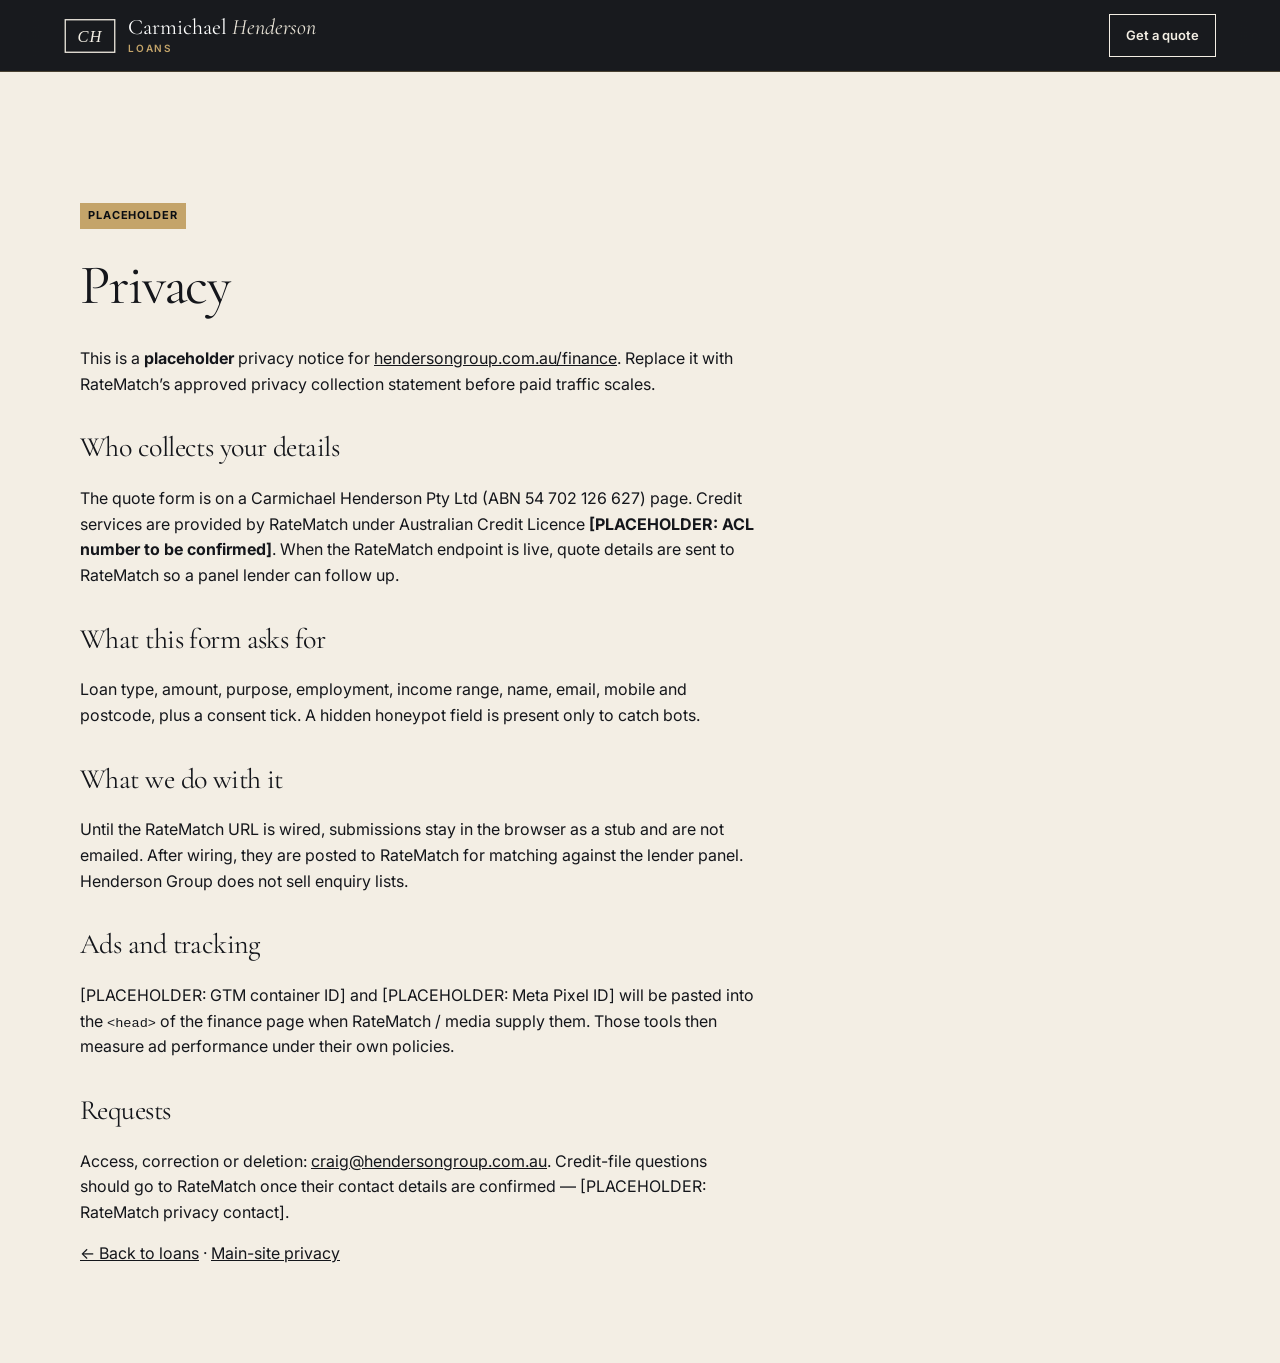
<file: finance/privacy.html>
<!doctype html>
<html lang="en-AU">
<head>
<meta charset="utf-8">
<meta name="viewport" content="width=device-width, initial-scale=1">
<title>Privacy (placeholder) — Henderson Group Loans</title>
<meta name="description" content="Placeholder privacy wording for the Henderson Group loans page until RateMatch supplies the live policy.">
<meta name="theme-color" content="#0a0d12">
<meta name="robots" content="noindex">
<link rel="canonical" href="https://hendersongroup.com.au/finance/privacy.html">
<link rel="icon" type="image/svg+xml" href="../favicon.svg">
<link rel="preconnect" href="https://fonts.googleapis.com">
<link rel="preconnect" href="https://fonts.gstatic.com" crossorigin>
<link rel="stylesheet" href="https://fonts.googleapis.com/css2?family=Cormorant+Garamond:ital,wght@0,400;0,500;1,400&family=Inter:wght@400;500;600&display=swap">
<link rel="stylesheet" href="css/finance.css">
</head>
<body>
<a class="skip-link" href="#main">Skip to content</a>
<header class="nav">
  <a class="brand" href="./">
    <span class="brand-mark" aria-hidden="true">
      <svg viewBox="0 0 48 32" width="52" height="34" focusable="false">
        <rect x="0.7" y="0.7" width="46.6" height="30.6" fill="none" stroke="currentColor" stroke-width="1.2"/>
        <text x="24" y="22" text-anchor="middle" font-family="Georgia, 'Times New Roman', Times, serif" font-style="italic" font-size="15.5" fill="currentColor" letter-spacing="1.1">CH</text>
      </svg>
    </span>
    <span class="brand-copy">
      <span class="brand-name">Carmichael <em>Henderson</em></span>
      <span class="brand-line">Loans</span>
    </span>
  </a>
  <a class="nav-cta" href="./#quote">Get a quote</a>
</header>
<main id="main" class="legal-page">
  <div class="container">
    <p class="placeholder-flag">Placeholder</p>
    <h1 class="serif">Privacy</h1>
    <p>This is a <strong>placeholder</strong> privacy notice for <a href="./">hendersongroup.com.au/finance</a>. Replace it with RateMatch’s approved privacy collection statement before paid traffic scales.</p>

    <h2 class="serif">Who collects your details</h2>
    <p>The quote form is on a Carmichael Henderson Pty Ltd (ABN 54 702 126 627) page. Credit services are provided by RateMatch under Australian Credit Licence <strong>[PLACEHOLDER: ACL number to be confirmed]</strong>. When the RateMatch endpoint is live, quote details are sent to RateMatch so a panel lender can follow up.</p>

    <h2 class="serif">What this form asks for</h2>
    <p>Loan type, amount, purpose, employment, income range, name, email, mobile and postcode, plus a consent tick. A hidden honeypot field is present only to catch bots.</p>

    <h2 class="serif">What we do with it</h2>
    <p>Until the RateMatch URL is wired, submissions stay in the browser as a stub and are not emailed. After wiring, they are posted to RateMatch for matching against the lender panel. Henderson Group does not sell enquiry lists.</p>

    <h2 class="serif">Ads and tracking</h2>
    <p>[PLACEHOLDER: GTM container ID] and [PLACEHOLDER: Meta Pixel ID] will be pasted into the <code>&lt;head&gt;</code> of the finance page when RateMatch / media supply them. Those tools then measure ad performance under their own policies.</p>

    <h2 class="serif">Requests</h2>
    <p>Access, correction or deletion: <a href="mailto:craig@hendersongroup.com.au">craig@hendersongroup.com.au</a>. Credit-file questions should go to RateMatch once their contact details are confirmed — [PLACEHOLDER: RateMatch privacy contact].</p>
    <p><a href="./">← Back to loans</a> · <a href="https://hendersongroup.com.au/privacy.html">Main-site privacy</a></p>
  </div>
</main>
</body>
</html>
</file>
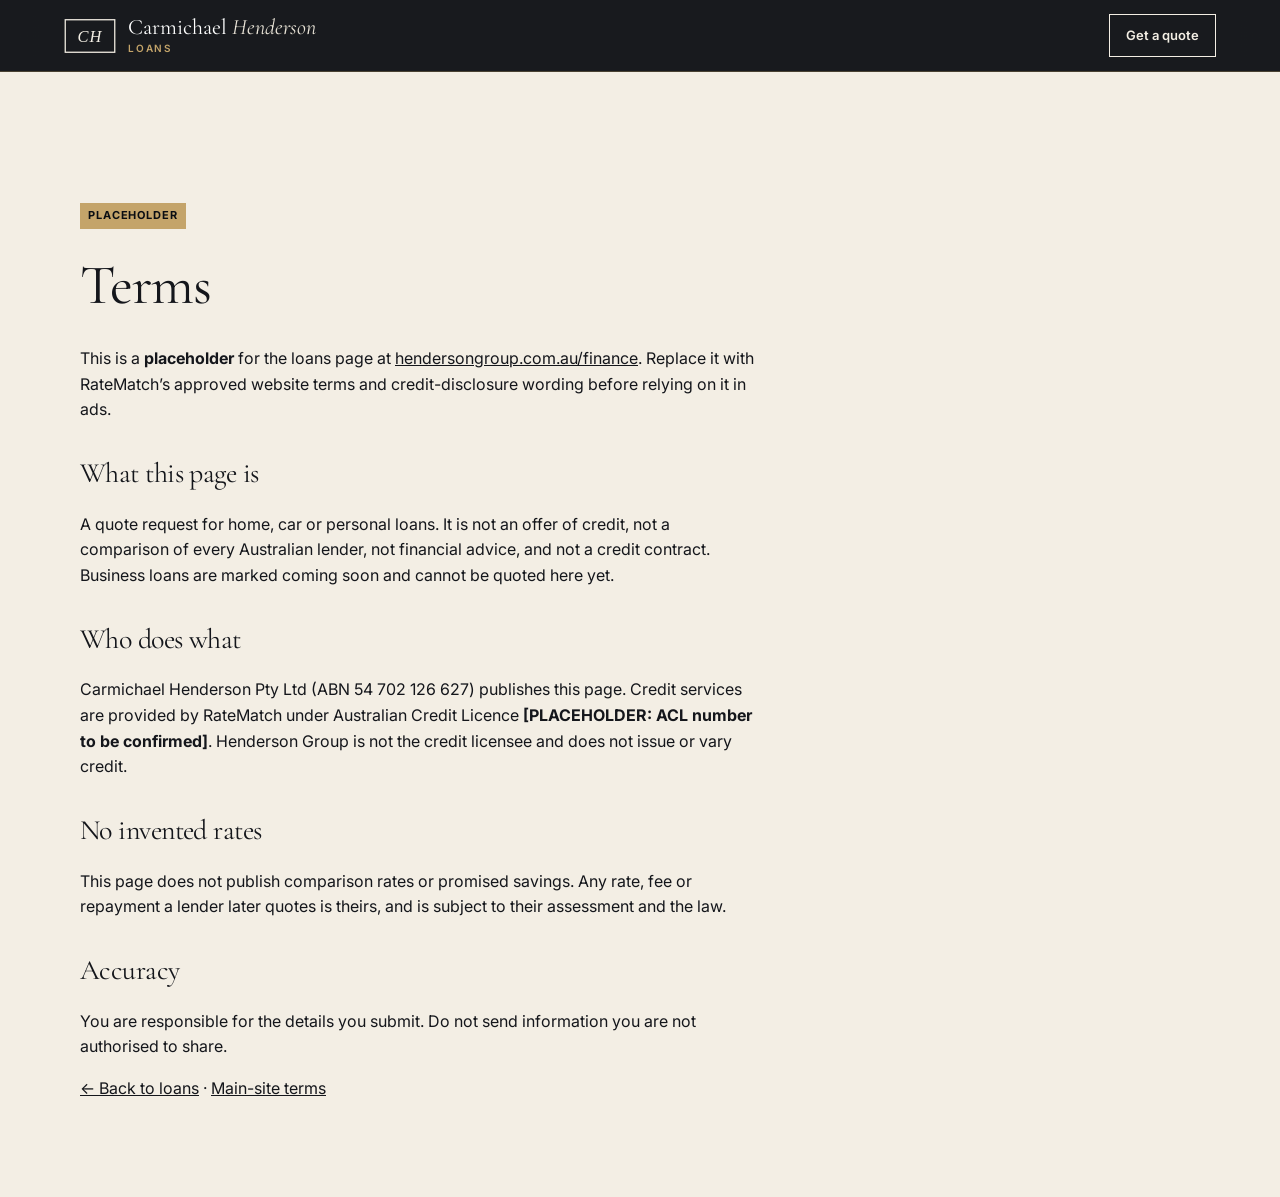
<file: finance/terms.html>
<!doctype html>
<html lang="en-AU">
<head>
<meta charset="utf-8">
<meta name="viewport" content="width=device-width, initial-scale=1">
<title>Terms (placeholder) — Henderson Group Loans</title>
<meta name="description" content="Placeholder terms for the Henderson Group loans quote page until RateMatch supplies live wording.">
<meta name="theme-color" content="#0a0d12">
<meta name="robots" content="noindex">
<link rel="canonical" href="https://hendersongroup.com.au/finance/terms.html">
<link rel="icon" type="image/svg+xml" href="../favicon.svg">
<link rel="preconnect" href="https://fonts.googleapis.com">
<link rel="preconnect" href="https://fonts.gstatic.com" crossorigin>
<link rel="stylesheet" href="https://fonts.googleapis.com/css2?family=Cormorant+Garamond:ital,wght@0,400;0,500;1,400&family=Inter:wght@400;500;600&display=swap">
<link rel="stylesheet" href="css/finance.css">
</head>
<body>
<a class="skip-link" href="#main">Skip to content</a>
<header class="nav">
  <a class="brand" href="./">
    <span class="brand-mark" aria-hidden="true">
      <svg viewBox="0 0 48 32" width="52" height="34" focusable="false">
        <rect x="0.7" y="0.7" width="46.6" height="30.6" fill="none" stroke="currentColor" stroke-width="1.2"/>
        <text x="24" y="22" text-anchor="middle" font-family="Georgia, 'Times New Roman', Times, serif" font-style="italic" font-size="15.5" fill="currentColor" letter-spacing="1.1">CH</text>
      </svg>
    </span>
    <span class="brand-copy">
      <span class="brand-name">Carmichael <em>Henderson</em></span>
      <span class="brand-line">Loans</span>
    </span>
  </a>
  <a class="nav-cta" href="./#quote">Get a quote</a>
</header>
<main id="main" class="legal-page">
  <div class="container">
    <p class="placeholder-flag">Placeholder</p>
    <h1 class="serif">Terms</h1>
    <p>This is a <strong>placeholder</strong> for the loans page at <a href="./">hendersongroup.com.au/finance</a>. Replace it with RateMatch’s approved website terms and credit-disclosure wording before relying on it in ads.</p>

    <h2 class="serif">What this page is</h2>
    <p>A quote request for home, car or personal loans. It is not an offer of credit, not a comparison of every Australian lender, not financial advice, and not a credit contract. Business loans are marked coming soon and cannot be quoted here yet.</p>

    <h2 class="serif">Who does what</h2>
    <p>Carmichael Henderson Pty Ltd (ABN 54 702 126 627) publishes this page. Credit services are provided by RateMatch under Australian Credit Licence <strong>[PLACEHOLDER: ACL number to be confirmed]</strong>. Henderson Group is not the credit licensee and does not issue or vary credit.</p>

    <h2 class="serif">No invented rates</h2>
    <p>This page does not publish comparison rates or promised savings. Any rate, fee or repayment a lender later quotes is theirs, and is subject to their assessment and the law.</p>

    <h2 class="serif">Accuracy</h2>
    <p>You are responsible for the details you submit. Do not send information you are not authorised to share.</p>

    <p><a href="./">← Back to loans</a> · <a href="https://hendersongroup.com.au/terms.html">Main-site terms</a></p>
  </div>
</main>
</body>
</html>
</file>
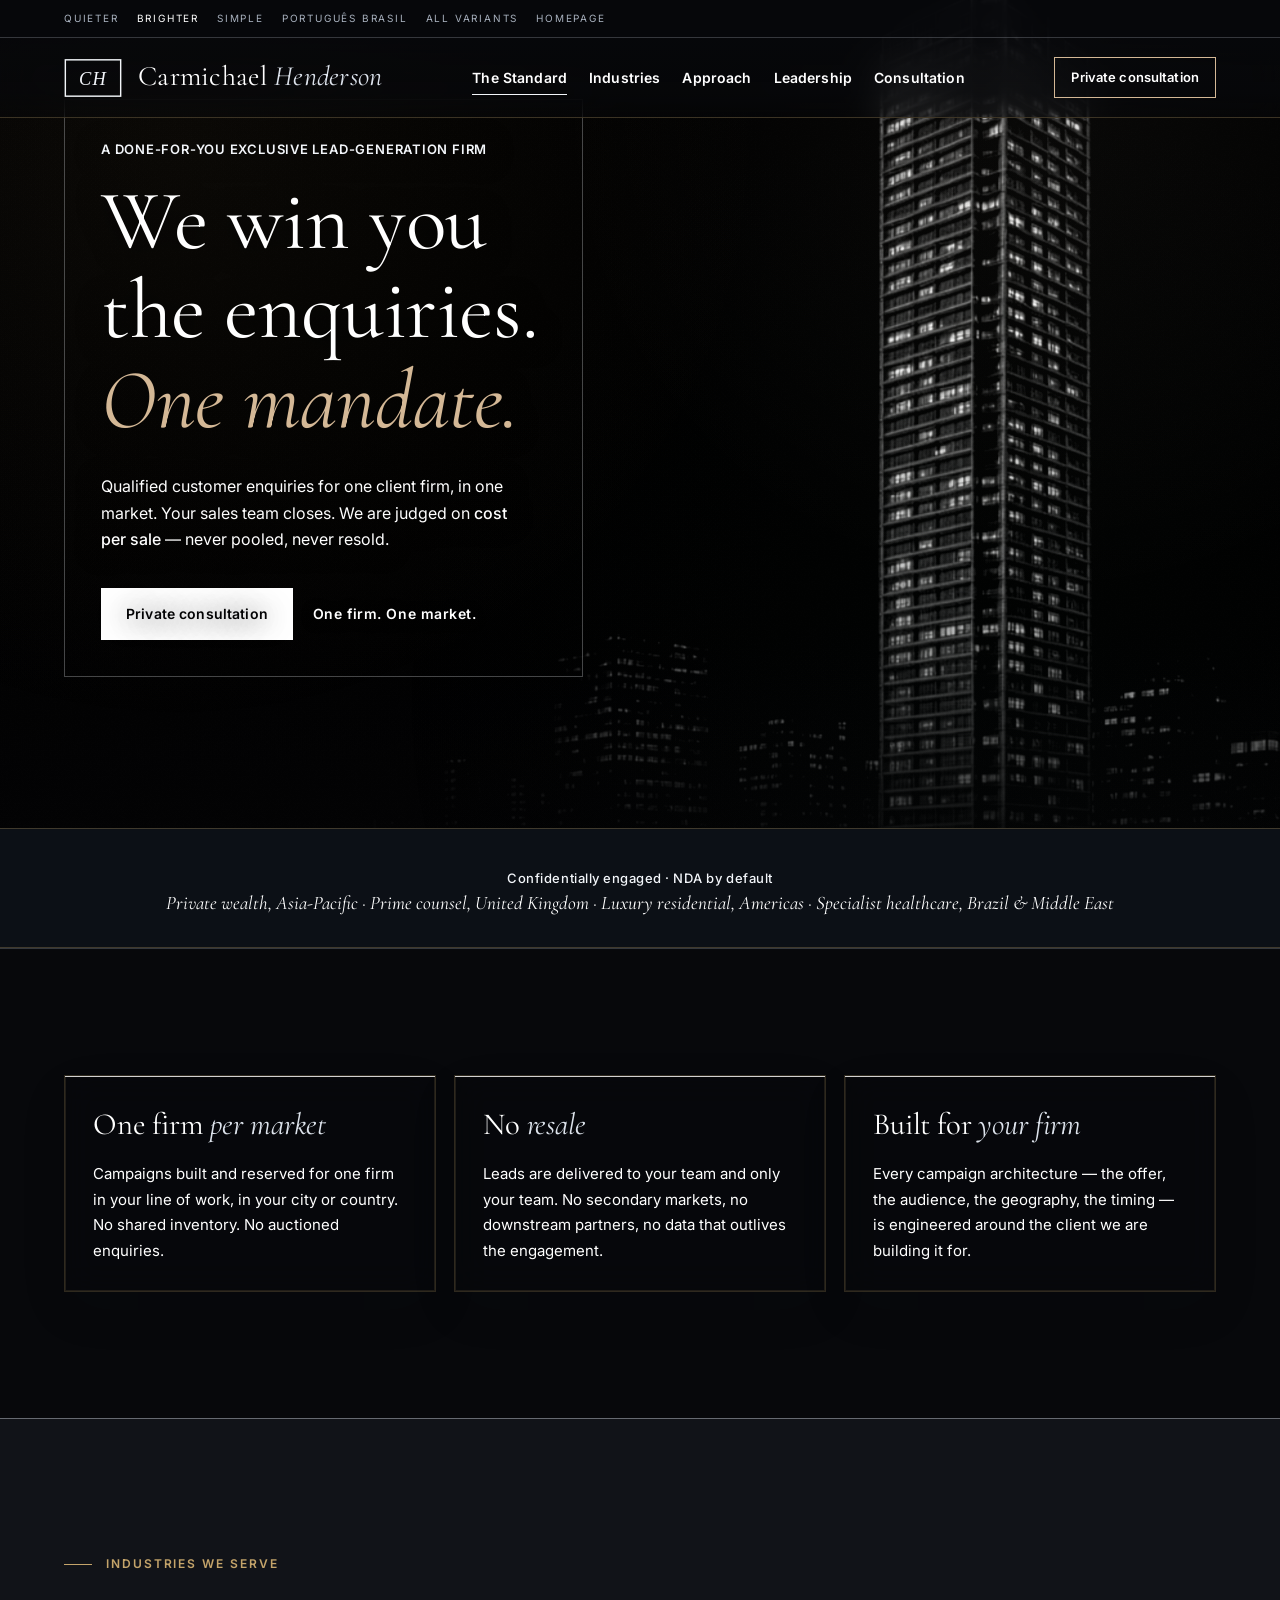
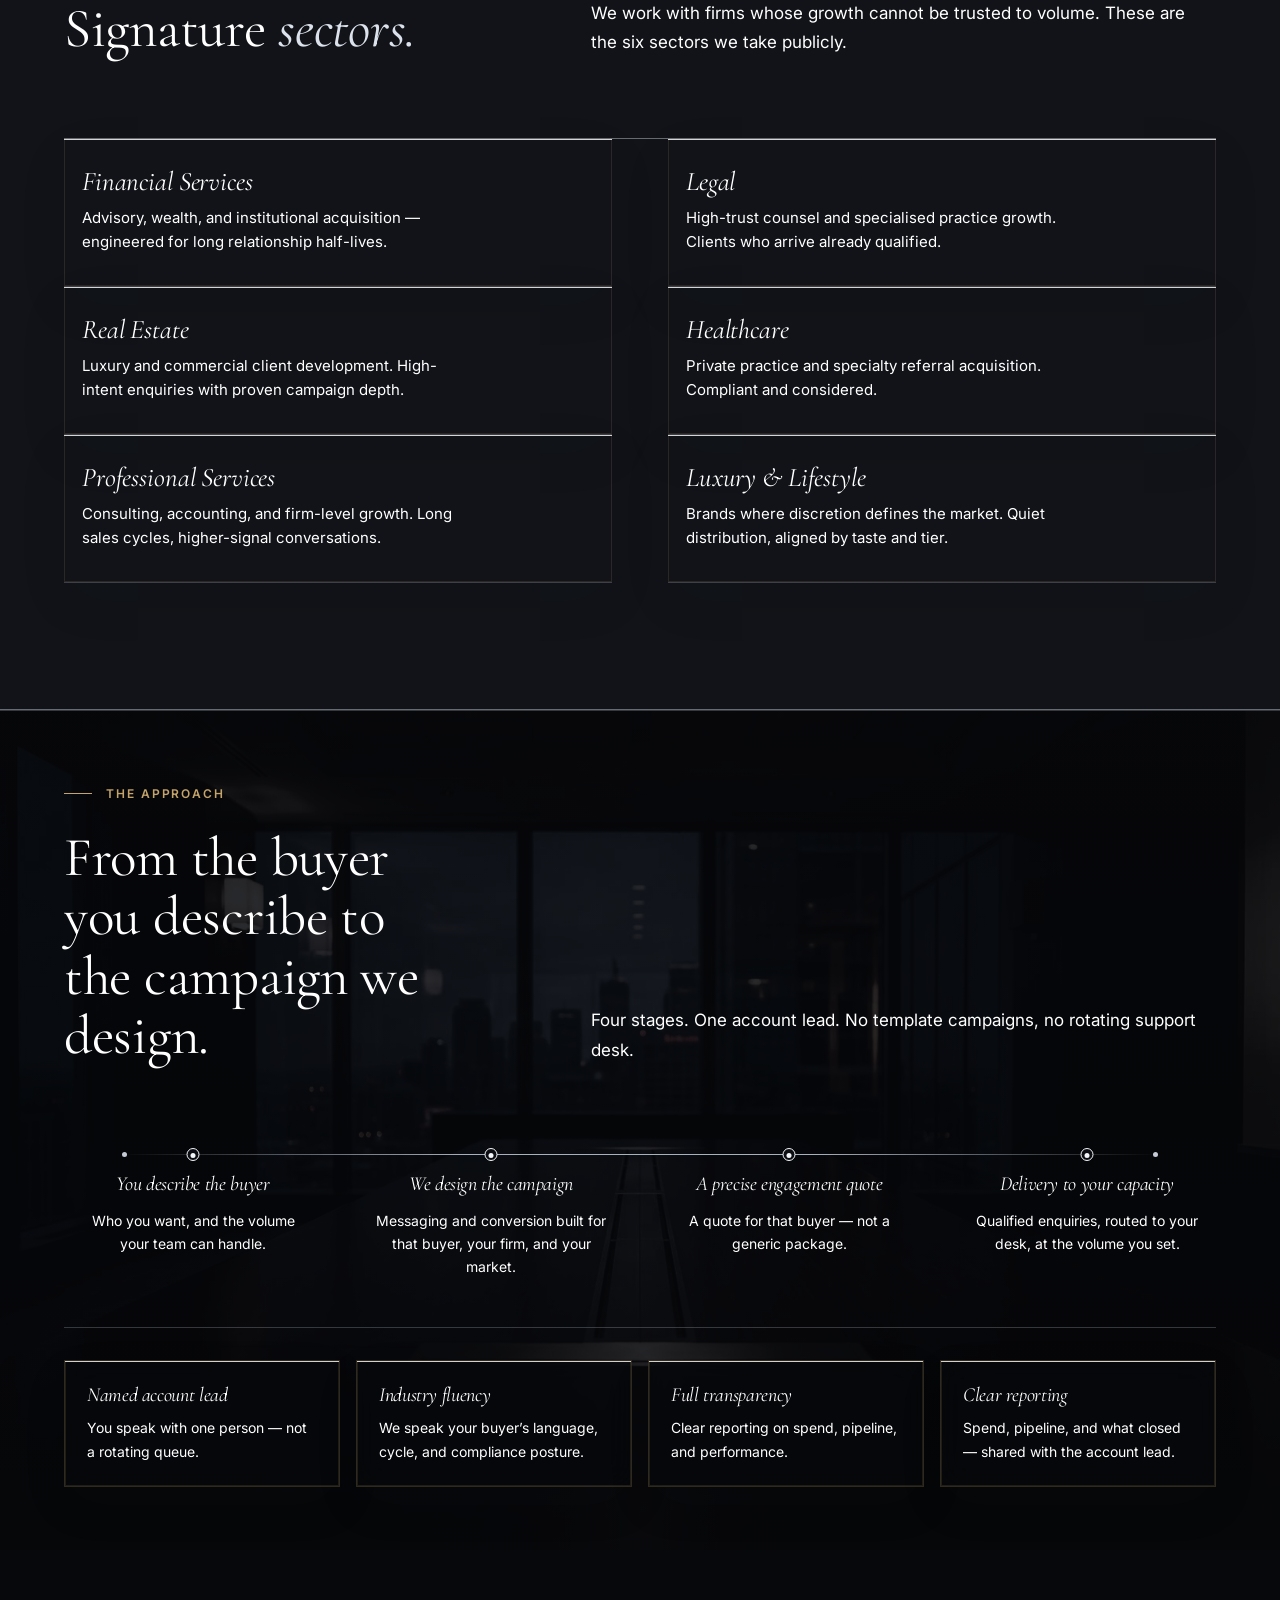
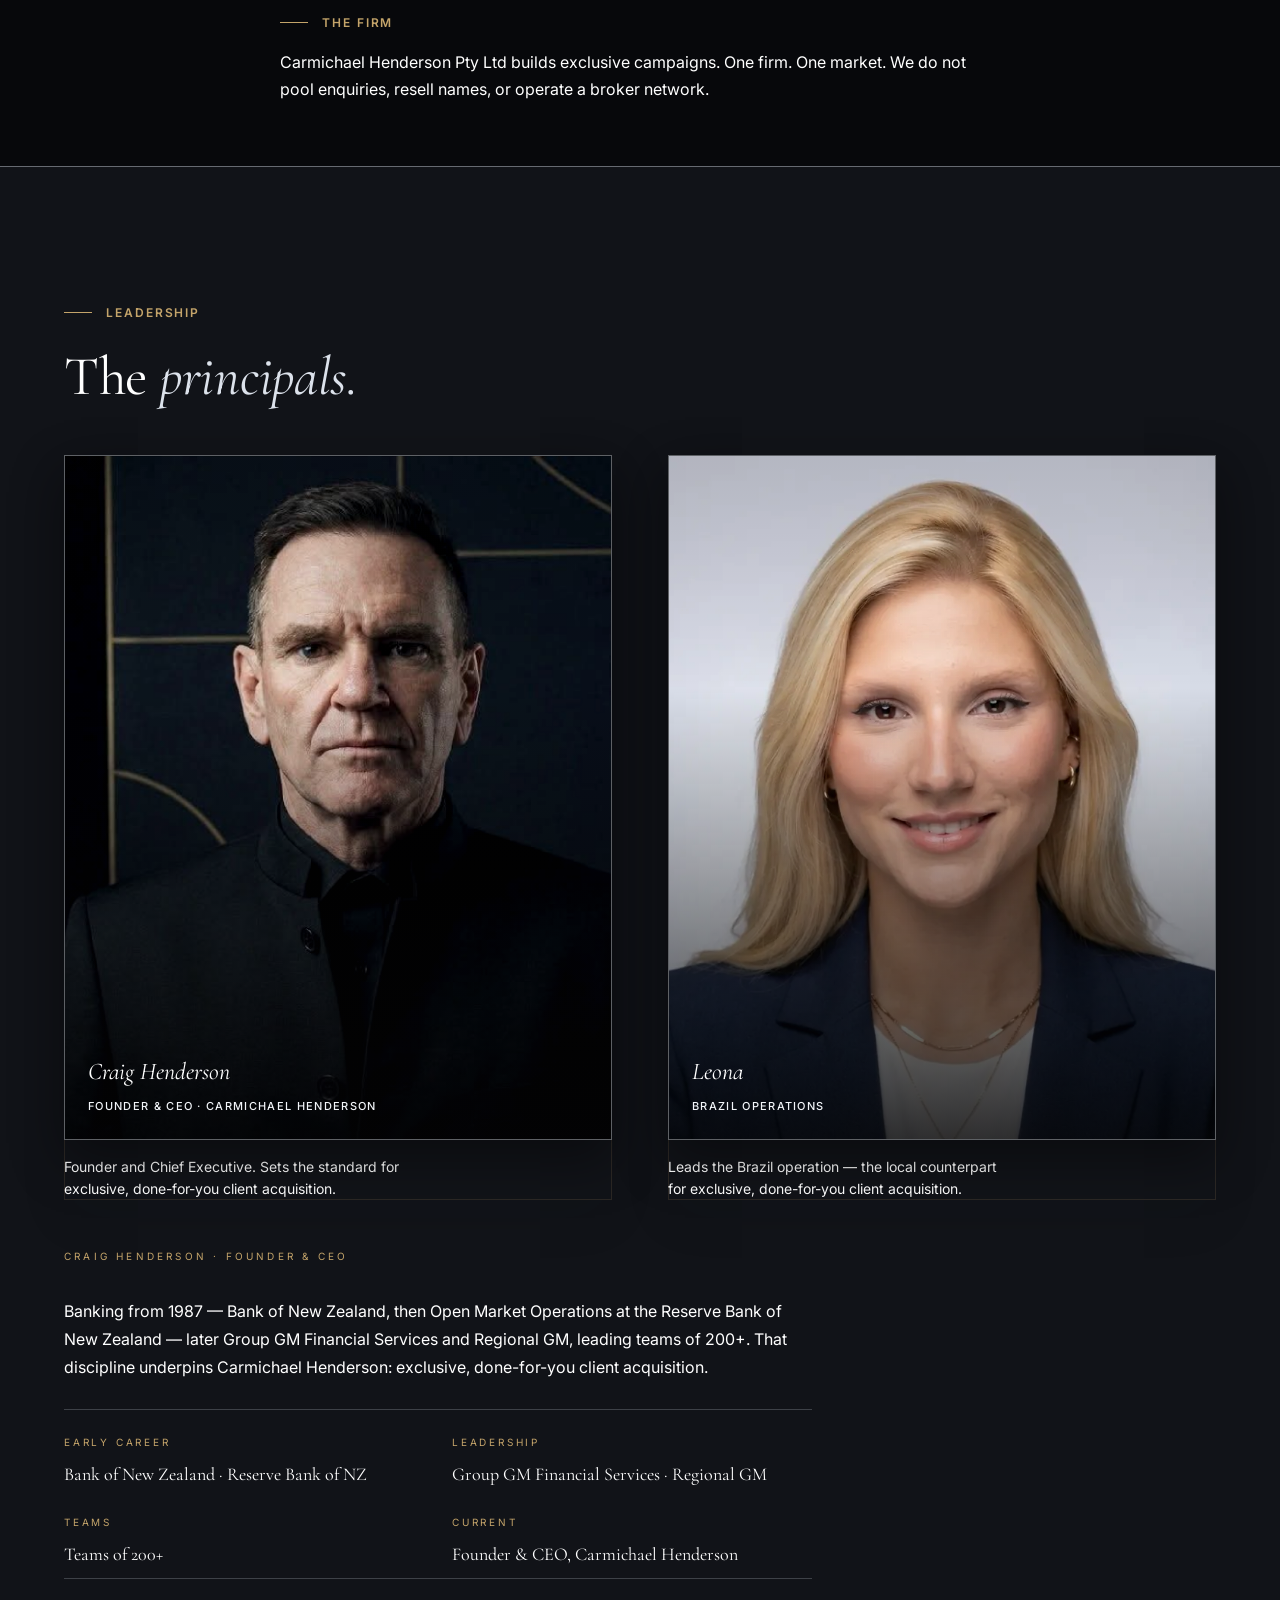
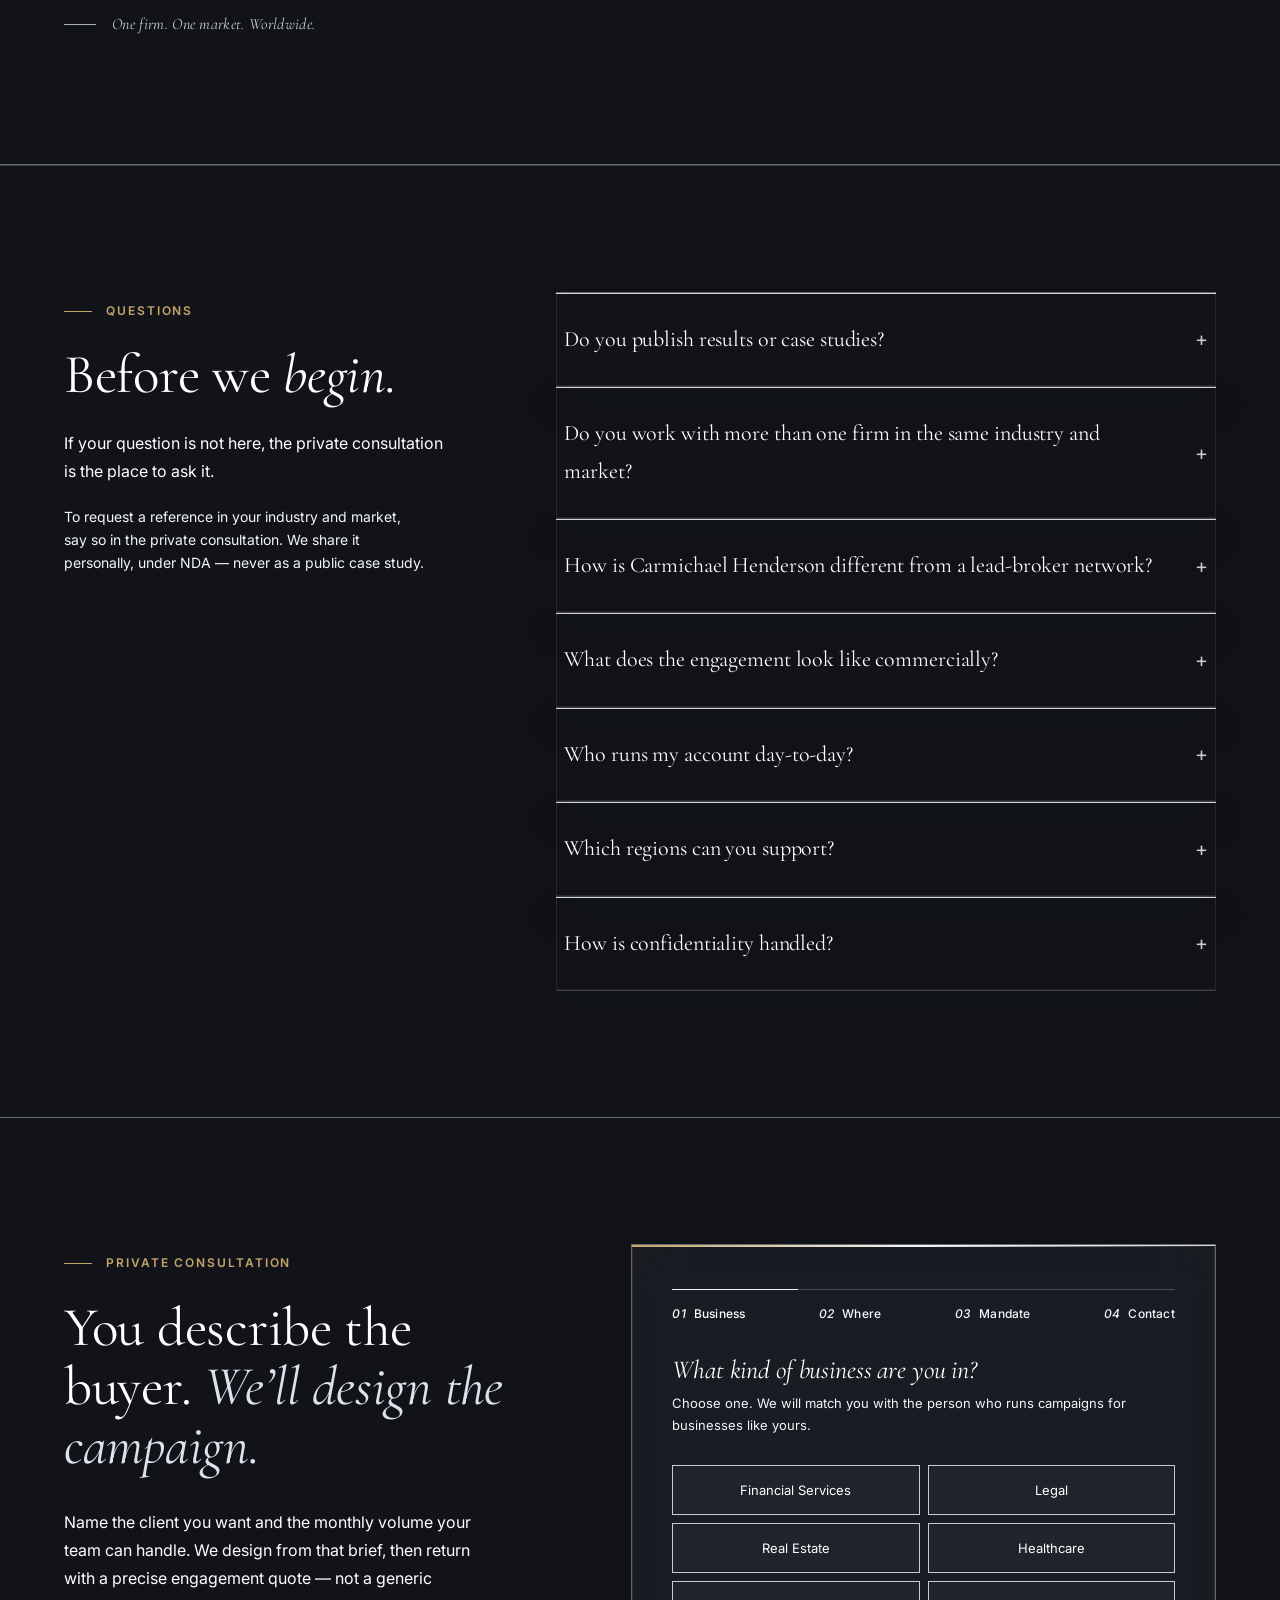
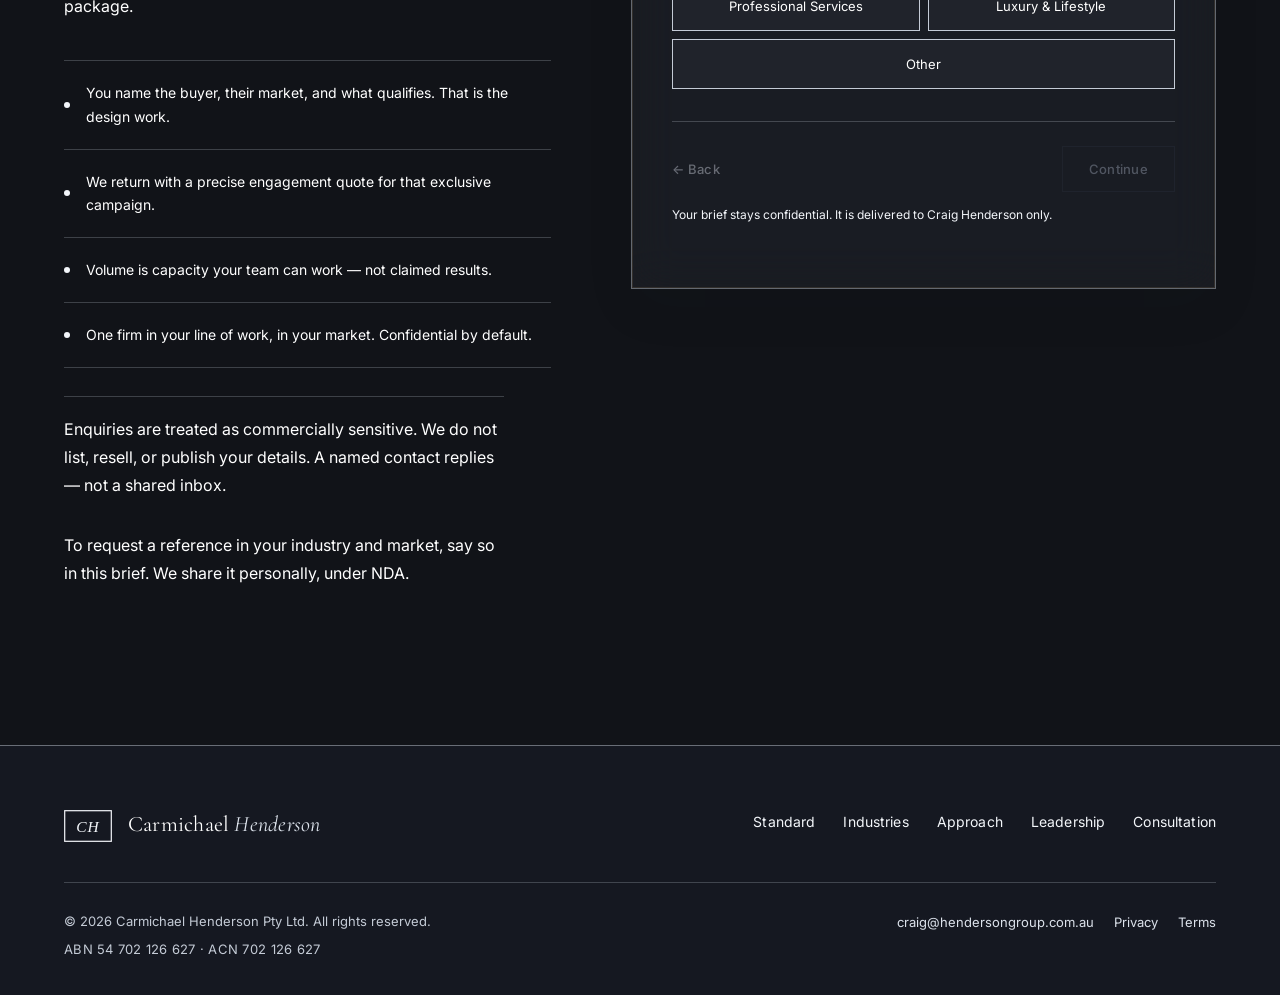
<file: variants/en-bright.html>
<!doctype html>
<html lang="en-AU">
<head>
<meta charset="utf-8">
<meta name="viewport" content="width=device-width, initial-scale=1">
<title>Carmichael Henderson — Brighter</title>
<meta name="description" content="A brighter Carmichael Henderson page. Exclusive, done-for-you client acquisition. One firm. One market.">
<meta name="theme-color" content="#07080b">
<link rel="canonical" href="https://craighenderson69ch-pixel.github.io/henderson-group/variants/en-bright.html">
<link rel="icon" type="image/svg+xml" href="../favicon.svg">
<link rel="apple-touch-icon" href="../favicon.svg">

<meta property="og:type" content="website">
<meta property="og:title" content="Carmichael Henderson — Brighter">
<meta property="og:description" content="A brighter Carmichael Henderson page. Exclusive, done-for-you client acquisition. One firm. One market.">
<meta property="og:image" content="../assets/og-image.jpg">
<meta property="og:url" content="https://craighenderson69ch-pixel.github.io/henderson-group/variants/en-bright.html">
<meta name="twitter:card" content="summary_large_image">
<meta name="twitter:title" content="Carmichael Henderson — Brighter">
<meta name="twitter:description" content="A brighter Carmichael Henderson page. Exclusive, done-for-you client acquisition. One firm. One market.">
<meta name="twitter:image" content="../assets/og-image.jpg">

<link rel="preconnect" href="https://fonts.googleapis.com">
<link rel="preconnect" href="https://fonts.gstatic.com" crossorigin>
<link rel="stylesheet" href="https://fonts.googleapis.com/css2?family=Cormorant+Garamond:ital,wght@0,400;0,500;0,600;1,400;1,500&family=Inter:wght@400;500;600&family=JetBrains+Mono:wght@400;500&display=swap">
<link rel="stylesheet" href="../css/styles.css?v=ch-grok3">
<link rel="stylesheet" href="../css/variants.css?v=ch-grok3">
<script type="application/ld+json">
{
  "@context": "https://schema.org",
  "@type": "Organization",
  "name": "Carmichael Henderson",
  "legalName": "Carmichael Henderson Pty Ltd",
  "url": "https://craighenderson69ch-pixel.github.io/henderson-group/",
  "email": "craig@hendersongroup.com.au",
  "description": "A brighter Carmichael Henderson page. Exclusive, done-for-you client acquisition. One firm. One market.",
  "slogan": "One firm. One market. Worldwide.",
  "founder": { "@type": "Person", "name": "Craig Henderson", "jobTitle": "Founder & CEO" }
}
</script>
</head>
<body class="theme-bright">
<a class="skip-link" href="#main">Skip to content</a>
<nav class="variant-switcher" aria-label="Page variants"><a href="en-quiet.html">Quieter</a> <a href="en-bright.html" aria-current="page">Brighter</a> <a href="en-simple.html">Simple</a> <a href="pt-br.html">Português Brasil</a> <a href="index.html">All variants</a> <a href="../index.html">Homepage</a></nav>

<header class="nav">
  <a href="#top" class="brand">
    <span class="brand-mark" aria-hidden="true">
      <svg viewBox="0 0 48 32" width="40" height="27" focusable="false">
        <rect x="0.7" y="0.7" width="46.6" height="30.6" fill="none" stroke="currentColor" stroke-width="1.2"/>
        <text x="24" y="22" text-anchor="middle" font-family="Georgia, 'Times New Roman', Times, serif" font-style="italic" font-size="15.5" fill="currentColor" letter-spacing="1.1">CH</text>
      </svg>
    </span>
    <span>
      <span class="brand-name">Carmichael <em>Henderson</em></span>
      <span class="brand-sub">Worldwide</span>
    </span>
  </a>
  <nav class="nav-links" aria-label="Primary">
    <a href="#standard">The Standard</a>
    <a href="#industries">Industries</a>
    <a href="#approach">Approach</a>
    <a href="#leadership">Leadership</a>
    <a href="#consult">Consultation</a>
  </nav>
  <a class="nav-cta" href="#consult">Private consultation</a>
  <button class="nav-mobile-toggle" type="button" aria-label="Menu" aria-expanded="false">Menu</button>
</header>

<main id="main">
<section class="hero" id="top">
  <div class="hero-bg">
    <picture class="hero-still hero-still-primary">
      <source srcset="../assets/hero-skyline.webp" type="image/webp">
      <img src="../assets/hero-skyline.jpg" alt="" fetchpriority="high" width="1280" height="720">
    </picture>
  </div>
  <div class="hero-content">
    <p class="hero-identity">A done-for-you exclusive lead-generation firm</p>
    <h1 class="hero-headline serif">
      We win you<br>
      the enquiries.<br>
      <span class="accent">One mandate.</span>
    </h1>
    <p class="hero-desc">
      Qualified customer enquiries for one client firm, in one market. Your sales team closes. We are judged on <strong>cost per sale</strong> — never pooled, never resold.
    </p>
    <div class="hero-actions">
      <a class="hero-cta" href="#consult">Private consultation</a>
      <div class="hero-meta">One firm. One market.</div>
    </div>
    
  </div>
</section>

<section class="trust-strip" aria-label="Discretion">
  <p class="trust-strip-label">Confidentially engaged · NDA by default</p>
  <p class="trust-strip-markets">Private wealth, Asia-Pacific · Prime counsel, United Kingdom · Luxury residential, Americas · Specialist healthcare, Brazil &amp; Middle East</p>
</section>

<section class="section standard" id="standard">
  <div class="container">
    <div class="pillars">
      <article class="pillar reveal">
        <h3 class="serif">One firm <em>per market</em></h3>
        <p>Campaigns built and reserved for one firm in your line of work, in your city or country. No shared inventory. No auctioned enquiries.</p>
      </article>
      <article class="pillar reveal reveal-delay-1">
        <h3 class="serif">No <em>resale</em></h3>
        <p>Leads are delivered to your team and only your team. No secondary markets, no downstream partners, no data that outlives the engagement.</p>
      </article>
      <article class="pillar reveal reveal-delay-2">
        <h3 class="serif">Built for <em>your firm</em></h3>
        <p>Every campaign architecture — the offer, the audience, the geography, the timing — is engineered around the client we are building it for.</p>
      </article>
    </div>
  </div>
</section>

<section class="section industries" id="industries">
  <div class="container">
    <div class="section-head">
      <div class="section-head-left">
        <div class="eyebrow reveal">Industries we serve</div>
        <h2 class="serif reveal reveal-delay-1">Signature <em>sectors.</em></h2>
      </div>
      <p class="section-head-right reveal reveal-delay-2">We work with firms whose growth cannot be trusted to volume. These are the six sectors we take publicly.</p>
    </div>
    <div class="industry-grid">
      <a class="industry-card reveal" href="#consult">
        <div class="industry-body">
          <h4 class="serif">Financial Services</h4>
          <p>Advisory, wealth, and institutional acquisition — engineered for long relationship half-lives.</p>
        </div>
      </a>
      <a class="industry-card reveal reveal-delay-1" href="#consult">
        <div class="industry-body">
          <h4 class="serif">Legal</h4>
          <p>High-trust counsel and specialised practice growth. Clients who arrive already qualified.</p>
        </div>
      </a>
      <a class="industry-card reveal reveal-delay-2" href="#consult">
        <div class="industry-body">
          <h4 class="serif">Real Estate</h4>
          <p>Luxury and commercial client development. High-intent enquiries with proven campaign depth.</p>
        </div>
      </a>
      <a class="industry-card reveal reveal-delay-1" href="#consult">
        <div class="industry-body">
          <h4 class="serif">Healthcare</h4>
          <p>Private practice and specialty referral acquisition. Compliant and considered.</p>
        </div>
      </a>
      <a class="industry-card reveal reveal-delay-1" href="#consult">
        <div class="industry-body">
          <h4 class="serif">Professional Services</h4>
          <p>Consulting, accounting, and firm-level growth. Long sales cycles, higher-signal conversations.</p>
        </div>
      </a>
      <a class="industry-card reveal reveal-delay-2" href="#consult">
        <div class="industry-body">
          <h4 class="serif">Luxury & Lifestyle</h4>
          <p>Brands where discretion defines the market. Quiet distribution, aligned by taste and tier.</p>
        </div>
      </a>
    </div>
  </div>
</section>

<section class="section section-compact approach" id="approach">
  <div class="approach-bg"><img src="../assets/approach-bg.jpg" alt="" loading="lazy" width="1920" height="1072"></div>
  <div class="container">
    <div class="section-head">
      <div class="section-head-left">
        <div class="eyebrow reveal">The Approach</div>
        <h2 class="serif reveal reveal-delay-1">From the buyer you describe to the campaign we design.</h2>
      </div>
      <p class="section-head-right reveal reveal-delay-2">Four stages. One account lead. No template campaigns, no rotating support desk.</p>
    </div>
    <div class="timeline">
      <div class="timeline-track"></div>
      <div class="timeline-steps">
        <div class="tstep">
          <h4>You describe the buyer</h4>
          <p>Who you want, and the volume your team can handle.</p>
        </div>
        <div class="tstep">
          <h4>We design the campaign</h4>
          <p>Messaging and conversion built for that buyer, your firm, and your market.</p>
        </div>
        <div class="tstep">
          <h4>A precise engagement quote</h4>
          <p>A quote for that buyer — not a generic package.</p>
        </div>
        <div class="tstep">
          <h4>Delivery to your capacity</h4>
          <p>Qualified enquiries, routed to your desk, at the volume you set.</p>
        </div>
      </div>
    </div>
    <div class="why-strip">
      <div class="why-item reveal">
        <h4>Named account lead</h4>
        <p>You speak with one person — not a rotating queue.</p>
      </div>
      <div class="why-item reveal reveal-delay-1">
        <h4>Industry fluency</h4>
        <p>We speak your buyer’s language, cycle, and compliance posture.</p>
      </div>
      <div class="why-item reveal reveal-delay-2">
        <h4>Full transparency</h4>
        <p>Clear reporting on spend, pipeline, and performance.</p>
      </div>
      <div class="why-item reveal reveal-delay-3">
        <h4>Clear reporting</h4>
        <p>Spend, pipeline, and what closed — shared with the account lead.</p>
      </div>
    </div>
  </div>
</section>

<section class="section section-compact infra" id="firma">
  <div class="container">
    <p class="infra-line reveal">
      <span class="eyebrow">The firm</span>
      Carmichael Henderson Pty Ltd builds exclusive campaigns. One firm. One market. We do not pool enquiries, resell names, or operate a broker network.
    </p>
  </div>
</section>

<section class="section leadership" id="leadership">
  <div class="container">
    <div class="eyebrow reveal">Leadership</div>
    <h2 class="serif reveal reveal-delay-1 leader-heading">The <em>principals.</em></h2>
    <div class="leader-people">
      <article class="leader-card reveal">
        <figure class="leader-photo">
          <div class="leader-photo-frame">
            <img src="../assets/craig-henderson.png" alt="Craig Henderson, Founder and CEO of Carmichael Henderson" width="1136" height="1418" loading="lazy">
          </div>
          <figcaption class="leader-caption">
            <div class="leader-caption-name">Craig Henderson</div>
            <div class="leader-caption-role">Founder &amp; CEO · Carmichael Henderson</div>
          </figcaption>
        </figure>
        <p class="leader-card-note">Founder and Chief Executive. Sets the standard for exclusive, done-for-you client acquisition.</p>
      </article>
      <article class="leader-card reveal reveal-delay-1">
        <figure class="leader-photo">
          <div class="leader-photo-frame">
            <picture>
              <source srcset="../assets/leona-henderson.webp" type="image/webp">
              <img class="leader-photo-leona" src="../assets/leona-henderson.jpg" alt="Leona, Brazil operations, Carmichael Henderson" width="900" height="900" loading="lazy">
            </picture>
          </div>
          <figcaption class="leader-caption">
            <div class="leader-caption-name">Leona</div>
            <div class="leader-caption-role">Brazil operations</div>
          </figcaption>
        </figure>
        <p class="leader-card-note">Leads the Brazil operation — the local counterpart for exclusive, done-for-you client acquisition.</p>
      </article>
    </div>
    <div class="leader-body">
        <div class="leader-name-tag reveal reveal-delay-1">Craig Henderson · Founder &amp; CEO</div>
        <div class="reveal reveal-delay-2">
          <p>Banking from 1987 — Bank of New Zealand, then Open Market Operations at the Reserve Bank of New Zealand — later Group GM Financial Services and Regional GM, leading teams of 200+. That discipline underpins Carmichael Henderson: exclusive, done-for-you client acquisition.</p>
        </div>
        <div class="leader-facts">
          <div class="reveal">
            <div class="leader-fact-label">Early career</div>
            <div class="leader-fact-val">Bank of New Zealand · Reserve Bank of NZ</div>
          </div>
          <div class="reveal reveal-delay-1">
            <div class="leader-fact-label">Leadership</div>
            <div class="leader-fact-val">Group GM Financial Services · Regional GM</div>
          </div>
          <div class="reveal reveal-delay-2">
            <div class="leader-fact-label">Teams</div>
            <div class="leader-fact-val">Teams of 200+</div>
          </div>
          <div class="reveal reveal-delay-3">
            <div class="leader-fact-label">Current</div>
            <div class="leader-fact-val">Founder &amp; CEO, Carmichael Henderson</div>
          </div>
        </div>
        <div class="leader-quote reveal">One firm. One market. Worldwide.</div>
    </div>
  </div>
</section>

<section class="section faq" id="faq">
  <div class="container">
    <div class="faq-grid">
      <div>
        <div class="eyebrow reveal">Questions</div>
        <h2 class="serif reveal reveal-delay-1">Before we <em>begin.</em></h2>
        <p class="reveal reveal-delay-2 faq-intro">If your question is not here, the private consultation is the place to ask it.</p>
        <p class="ref-path reveal">To request a reference in your industry and market, say so in the private consultation. We share it personally, under NDA — never as a public case study.</p>
      </div>
      <div class="faq-list reveal reveal-delay-2">
        <details class="faq-item">
          <summary class="serif">Do you publish results or case studies?</summary>
          <div class="faq-answer">No. We do not publish client results, pipeline figures, or return-on-investment. Mandates are covered by NDA. If a reference is relevant to your industry and market, it is shared personally.</div>
        </details>
        <details class="faq-item">
          <summary class="serif">Do you work with more than one firm in the same industry and market?</summary>
          <div class="faq-answer">Not in the same market. Every engagement is exclusive — one firm in your line of work, in your city or country. If we take on your work, your direct competitors in that market cannot engage us for the duration of the contract.</div>
        </details>
        <details class="faq-item">
          <summary class="serif">How is Carmichael Henderson different from a lead-broker network?</summary>
          <div class="faq-answer">Broker networks resell the same enquiry to multiple firms. We build the pipeline for you and only for you. There is no marketplace, no downstream partner, no aggregated database — the enquiry originates for your firm and is delivered directly to your CRM.</div>
        </details>
        <details class="faq-item">
          <summary class="serif">What does the engagement look like commercially?</summary>
          <div class="faq-answer">You describe the buyer and the volume you can handle. We design the exclusive campaign for that brief, then return with a precise engagement quote — not a generic package.</div>
        </details>
        <details class="faq-item">
          <summary class="serif">Who runs my account day-to-day?</summary>
          <div class="faq-answer">A named contact — not a rotating support desk. You speak with the same person from strategy through campaign optimisation, and reporting is delivered under their signature.</div>
        </details>
        <details class="faq-item">
          <summary class="serif">Which regions can you support?</summary>
          <div class="faq-answer">Carmichael Henderson works in Australia, Brazil, the United Kingdom, Europe, Asia (including Singapore, Hong Kong, and Japan), the United States, Canada, and the Middle East. Other regions are considered case by case.</div>
        </details>
        <details class="faq-item">
          <summary class="serif">How is confidentiality handled?</summary>
          <div class="faq-answer">By default. Enquiries into this page are treated as commercially sensitive; identifying details are never shared publicly, on case-study pages, or with third-party vendors without explicit written consent.</div>
        </details>
      </div>
    </div>
  </div>
</section>

<section class="section consult" id="consult">
  <div class="container">
    <div class="consult-grid">
      <div class="consult-copy">
        <div class="eyebrow reveal">Private Consultation</div>
        <h2 class="serif reveal reveal-delay-1">You describe the buyer. <em>We’ll design the campaign.</em></h2>
        <p class="reveal reveal-delay-2">Name the client you want and the monthly volume your team can handle. We design from that brief, then return with a precise engagement quote — not a generic package.</p>
        <ul class="consult-list reveal reveal-delay-3">
          <li>You name the buyer, their market, and what qualifies. That is the design work.</li>
          <li>We return with a precise engagement quote for that exclusive campaign.</li>
          <li>Volume is capacity your team can work — not claimed results.</li>
          <li>One firm in your line of work, in your market. Confidential by default.</li>
        </ul>
        <p class="consult-privacy reveal">Enquiries are treated as commercially sensitive. We do not list, resell, or publish your details. A named contact replies — not a shared inbox.</p>
        <p class="ref-path reveal">To request a reference in your industry and market, say so in this brief. We share it personally, under NDA.</p>
      </div>
      <div class="form-shell reveal reveal-delay-2">
        <div class="form-progress">
          <div class="form-progress-bar" role="progressbar" aria-valuemin="1" aria-valuemax="4" aria-valuenow="1" aria-label="Consultation step"><div class="form-progress-fill" style="width: 25%"></div></div>
          <div class="form-progress-labels">
            <span class="active"><em>01</em> Business</span>
            <span><em>02</em> Where</span>
            <span><em>03</em> Mandate</span>
            <span><em>04</em> Contact</span>
          </div>
        </div>

        <div class="form-step active" data-step="1">
          <h3 class="serif">What kind of business are you in?</h3>
          <div class="form-step-hint">Choose one. We will match you with the person who runs campaigns for businesses like yours.</div>
          <div class="radio-grid" id="industry-grid">
            <button type="button" class="radio-tile" data-value="Financial Services">Financial Services</button>
            <button type="button" class="radio-tile" data-value="Legal">Legal</button>
            <button type="button" class="radio-tile" data-value="Real Estate">Real Estate</button>
            <button type="button" class="radio-tile" data-value="Healthcare">Healthcare</button>
            <button type="button" class="radio-tile" data-value="Professional Services">Professional Services</button>
            <button type="button" class="radio-tile" data-value="Luxury & Lifestyle">Luxury & Lifestyle</button>
            <button type="button" class="radio-tile radio-tile-other" data-value="Other">Other</button>
          </div>
          <div class="field-err" data-err="industry"></div>
        </div>

        <div class="form-step" data-step="2">
          <h3 class="serif">Where is your firm based?</h3>
          <div class="form-step-hint">Type to search. Brazil is included — along with Australia, the UK, Europe, Asia, the United States, and Canada.</div>
          <div class="combo" data-field="country">
            <input class="combo-input" name="country" type="text" placeholder="Search country or region…" autocomplete="country-name">
            <div class="combo-list"></div>
          </div>
          <div class="field-err" data-err="country"></div>
        </div>

        <div class="form-step" data-step="3">
          <h3 class="serif">Design your client.</h3>
          <div class="form-step-hint">This is the brief we design from. Name the buyer, the market they sit in, and what makes an enquiry qualified. Volume is the volume your team can handle — not a result we claim.</div>

          <div class="brief-item">
            <div class="brief-kicker">01 · Volume</div>
            <div class="field">
              <label>Monthly volume your team can handle</label>
              <p class="field-help">Capacity your team can work — not claimed results. We size the campaign to this band.</p>
              <div class="pill-row pill-row-capacity" data-pillgroup="leadCapacity">
                <button type="button" class="pill" data-value="200–500 a month">200–500 / month</button>
                <button type="button" class="pill" data-value="500–1,000 a month">500–1,000 / month</button>
                <button type="button" class="pill" data-value="1,000–2,500 a month">1,000–2,500 / month</button>
                <button type="button" class="pill" data-value="2,500–5,000 a month">2,500–5,000 / month</button>
                <button type="button" class="pill" data-value="5,000–10,000 a month">5,000–10,000 / month</button>
              </div>
              <div class="field-err" data-err="leadCapacity"></div>
            </div>
          </div>

          <div class="brief-item">
            <div class="brief-kicker">02 · Buyer</div>
            <div class="field">
              <label for="buyerWho">Buyer who</label>
              <p class="field-help">Who you want to speak to — role, situation, or type. Keep it short.</p>
              <textarea class="input brief-short" id="buyerWho" name="buyerWho" rows="3" placeholder="e.g. principals of established practices already looking to change firm"></textarea>
              <div class="field-err" data-err="buyerWho"></div>
            </div>
          </div>

          <div class="brief-item">
            <div class="brief-kicker">03 · Buyer market</div>
            <div class="field">
              <label for="buyerMarket">Where those buyers are</label>
              <p class="field-help">City, region, or country of the demand — not just where the firm sits.</p>
              <input class="input" id="buyerMarket" name="buyerMarket" type="text" placeholder="e.g. São Paulo · east Sydney · UK-wide" autocomplete="off">
              <div class="field-err" data-err="buyerMarket"></div>
            </div>
          </div>

          <div class="brief-item">
            <div class="brief-kicker">04 · Qualified when</div>
            <div class="field">
              <label>What makes an enquiry qualified</label>
              <p class="field-help">Select every rule that must be true before we send it. Add a note if you need to spell one out.</p>
              <div class="pill-row" data-pillgroup="qualification" data-multiselect="true">
                <button type="button" class="pill" data-value="Already searching">Already searching</button>
                <button type="button" class="pill" data-value="Ready this month">Ready this month</button>
                <button type="button" class="pill" data-value="Licensed">Licensed</button>
                <button type="button" class="pill" data-value="Minimum ticket">Minimum ticket</button>
                <button type="button" class="pill" data-value="Exclusive to our firm">Exclusive to our firm</button>
                <button type="button" class="pill" data-value="Other">Other</button>
              </div>
              <div class="field-err" data-err="qualification"></div>
              <label for="qualificationNote">Qualification note (optional)</label>
              <textarea class="input brief-short" id="qualificationNote" name="qualificationNote" rows="2" placeholder="e.g. already in-market this month, or licensed in the buyer’s state"></textarea>
            </div>
          </div>

          <div class="brief-item">
            <div class="brief-kicker">05 · Never send</div>
            <div class="field">
              <label for="hardRejects">Hard rejects (optional)</label>
              <p class="field-help">What we should never send.</p>
              <input class="input" id="hardRejects" name="hardRejects" type="text" placeholder="e.g. other firms’ existing clients, out-of-area, not ready this quarter" autocomplete="off">
            </div>
          </div>
        </div>

        <div class="form-step" data-step="4">
          <h3 class="serif">How should we reach you?</h3>
          <div class="form-step-hint">We respond personally within one business day. Your details are never shared.</div>
          <div class="field-row">
            <div class="field">
              <label for="fullName">Full name</label>
              <input class="input" id="fullName" name="fullName" type="text" placeholder="Your full name" autocomplete="name">
              <div class="field-err" data-err="fullName"></div>
            </div>
            <div class="field">
              <label for="firmName">Firm name</label>
              <input class="input" id="firmName" name="firmName" type="text" placeholder="Company or practice" autocomplete="organization">
              <div class="field-err" data-err="firmName"></div>
            </div>
          </div>
          <div class="field-row">
            <div class="field">
              <label for="email">Email</label>
              <input class="input" id="email" name="email" type="email" placeholder="you@firm.com" autocomplete="email">
              <div class="field-err" data-err="email"></div>
            </div>
            <div class="field">
              <label for="phone">Phone</label>
              <input class="input" id="phone" name="phone" type="tel" placeholder="+61 4xx xxx xxx" autocomplete="tel">
              <div class="field-err" data-err="phone"></div>
            </div>
          </div>
          <div class="field">
            <label>Preferred contact channel (optional)</label>
            <div class="pill-row" data-pillgroup="preferredChannel">
              <button type="button" class="pill" data-value="Email">Email</button>
              <button type="button" class="pill" data-value="Phone">Phone</button>
              <button type="button" class="pill" data-value="WhatsApp">WhatsApp</button>
              <button type="button" class="pill" data-value="Signal">Signal</button>
            </div>
          </div>
          <div class="field">
            <label>Best time to reach you (optional)</label>
            <div class="pill-row" data-pillgroup="preferredTime">
              <button type="button" class="pill" data-value="Mornings">Mornings</button>
              <button type="button" class="pill" data-value="Afternoons">Afternoons</button>
              <button type="button" class="pill" data-value="Evenings">Evenings</button>
              <button type="button" class="pill" data-value="Weekends">Weekends</button>
            </div>
          </div>
          <div class="review-list"></div>
          <label class="check">
            <input type="checkbox" name="nda">
            <span class="check-text">
              <strong>Confidentiality acknowledgement.</strong> I understand this enquiry will be treated in confidence. Carmichael Henderson will not share my details with third parties without written consent, and I consent to being contacted through the channel I have selected.
            </span>
          </label>
          <div class="field-err" data-err="nda"></div>
          <div class="honeypot" aria-hidden="true">
            <label>Website (leave blank)<input type="text" name="hp_website" tabindex="-1" autocomplete="off"></label>
          </div>
        </div>

        <div class="form-success">
          <div class="success-mark" aria-hidden="true">✓</div>
          <h3 class="serif">Request received.</h3>
          <p>Your enquiry has been logged under reference <strong class="submission-id"></strong> and routed to Craig Henderson at Carmichael Henderson. Expect a personal reply within one business day.</p>
          <div class="next-steps">
            <h4>What happens next</h4>
            <ol>
              <li>We read the brief and the volume your team can handle.</li>
              <li>We design the campaign around that brief.</li>
              <li>You get a personal reply with a precise engagement quote.</li>
            </ol>
          </div>
          <p class="success-contact">Direct line: <a href="mailto:craig@hendersongroup.com.au">craig@hendersongroup.com.au</a></p>
        </div>

        <div class="form-actions">
          <button type="button" class="btn-back" disabled>← Back</button>
          <button type="button" class="btn-next is-ghost" disabled aria-disabled="true">Continue →</button>
        </div>
        <p class="form-reassure">Your brief stays confidential. It is delivered to Craig Henderson only.</p>
        <div class="form-status" role="status" aria-live="polite"></div>

      </div>
    </div>
  </div>
</section>
</main>

<footer class="footer">
  <div class="footer-top">
    <div class="brand">
      <span class="brand-mark" aria-hidden="true">
      <svg viewBox="0 0 48 32" width="40" height="27" focusable="false">
        <rect x="0.7" y="0.7" width="46.6" height="30.6" fill="none" stroke="currentColor" stroke-width="1.2"/>
        <text x="24" y="22" text-anchor="middle" font-family="Georgia, 'Times New Roman', Times, serif" font-style="italic" font-size="15.5" fill="currentColor" letter-spacing="1.1">CH</text>
      </svg>
    </span>
      <span>
        <span class="brand-name">Carmichael <em>Henderson</em></span>
      </span>
    </div>
    <nav class="footer-nav" aria-label="Footer">
      <a href="#standard">Standard</a>
      <a href="#industries">Industries</a>
      <a href="#approach">Approach</a>
      <a href="#leadership">Leadership</a>
      <a href="#consult">Consultation</a>
    </nav>
  </div>
  <div class="footer-bottom">
    <div class="footer-legal">
      <div>© 2026 Carmichael Henderson Pty Ltd. All rights reserved.</div>
      <p class="footer-ids">ABN 54 702 126 627 · ACN 702 126 627</p>
    </div>
    <div class="legal">
      <a href="mailto:craig@hendersongroup.com.au">craig@hendersongroup.com.au</a>
      <a href="../privacy.html">Privacy</a>
      <a href="../terms.html">Terms</a>
          </div>
  </div>
</footer>

<script src="../js/countries.js"></script>
<script src="../js/form.js?v=ch-grok3"></script>
<script src="../js/animations.js"></script>
</body>
</html>
</file>
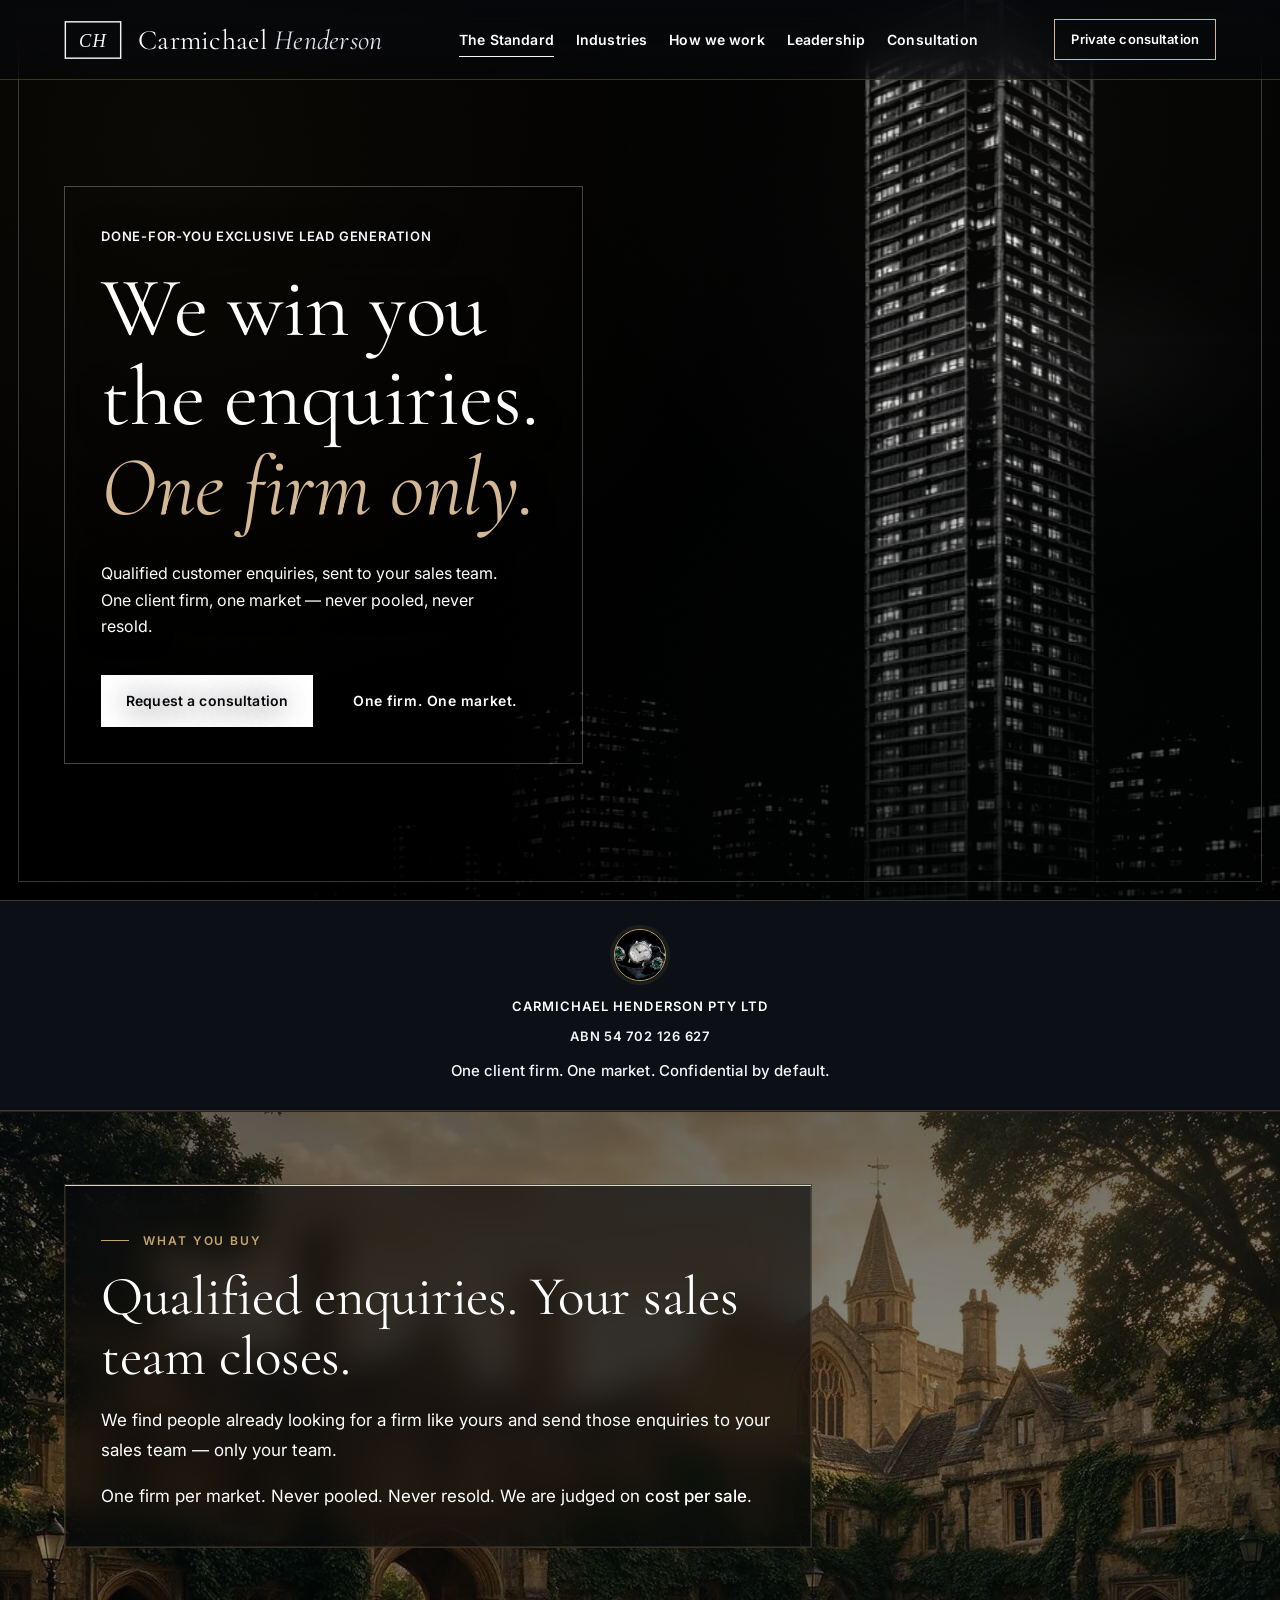
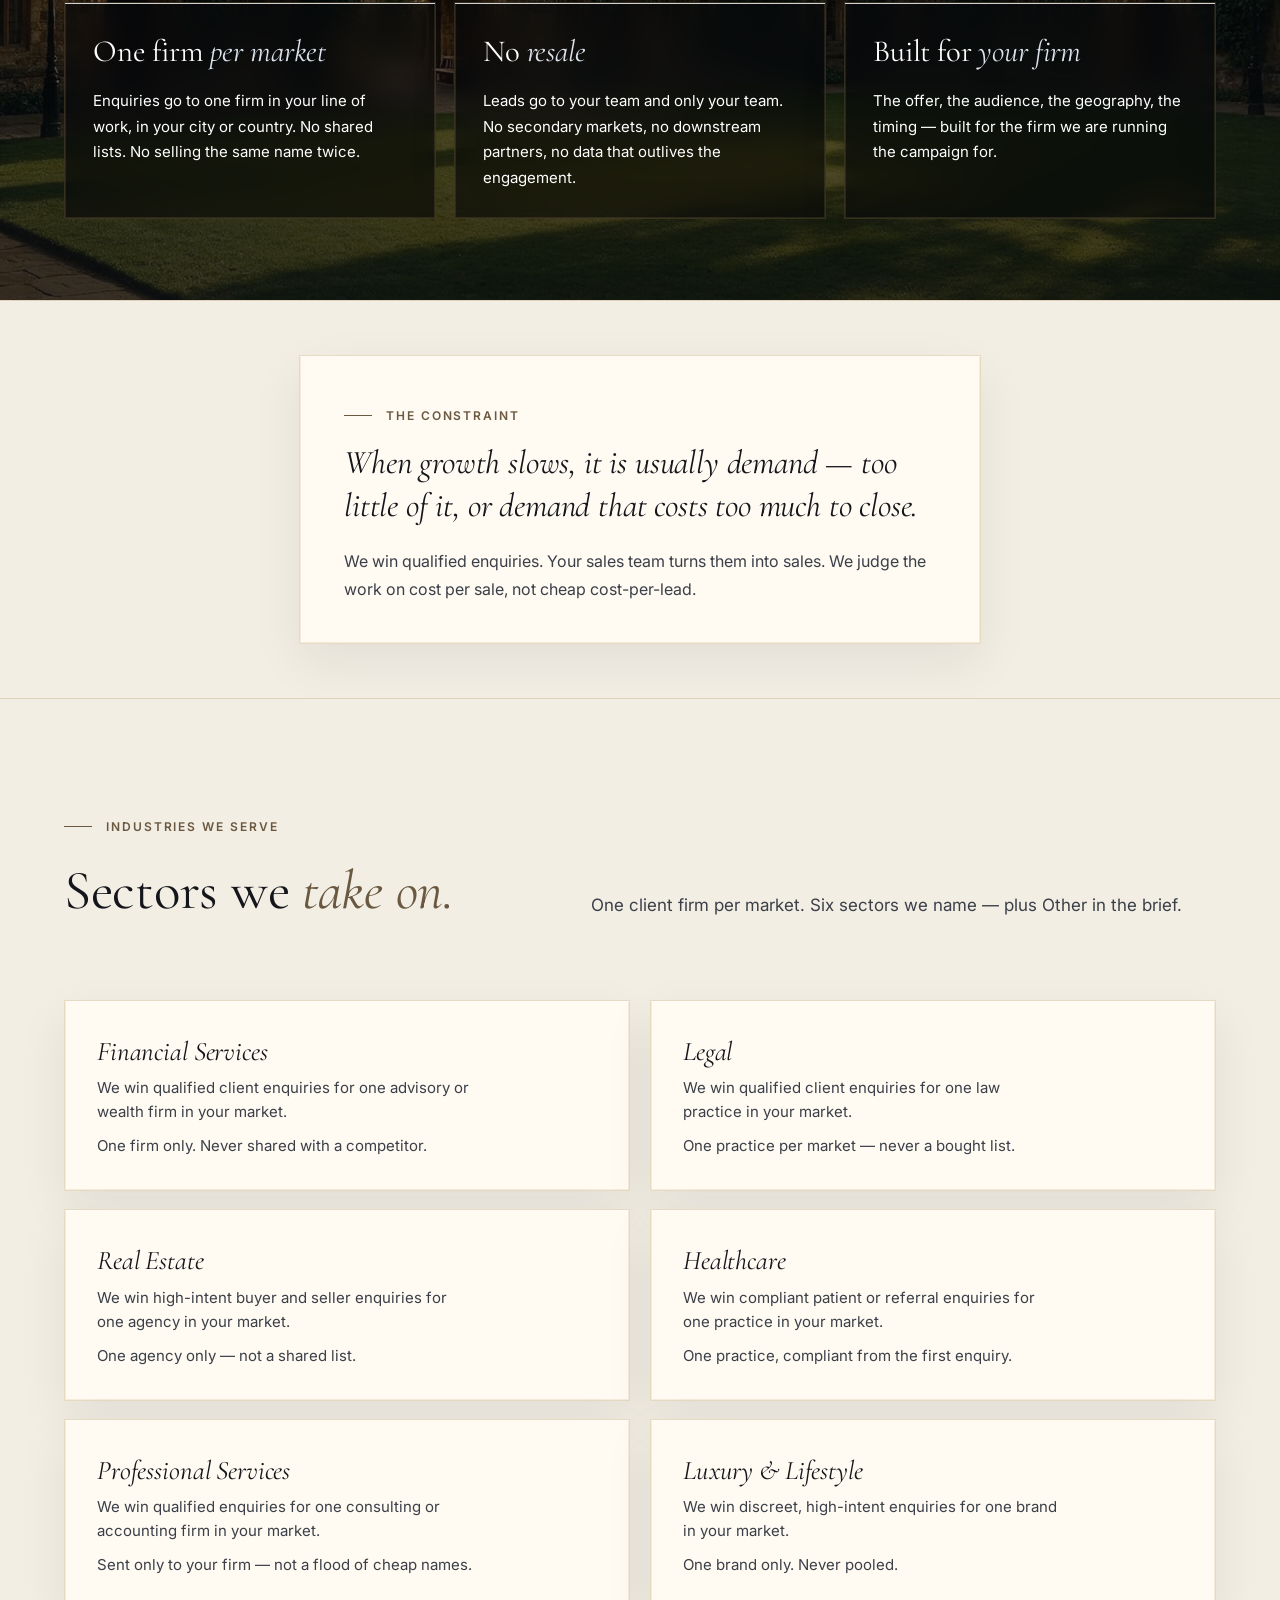
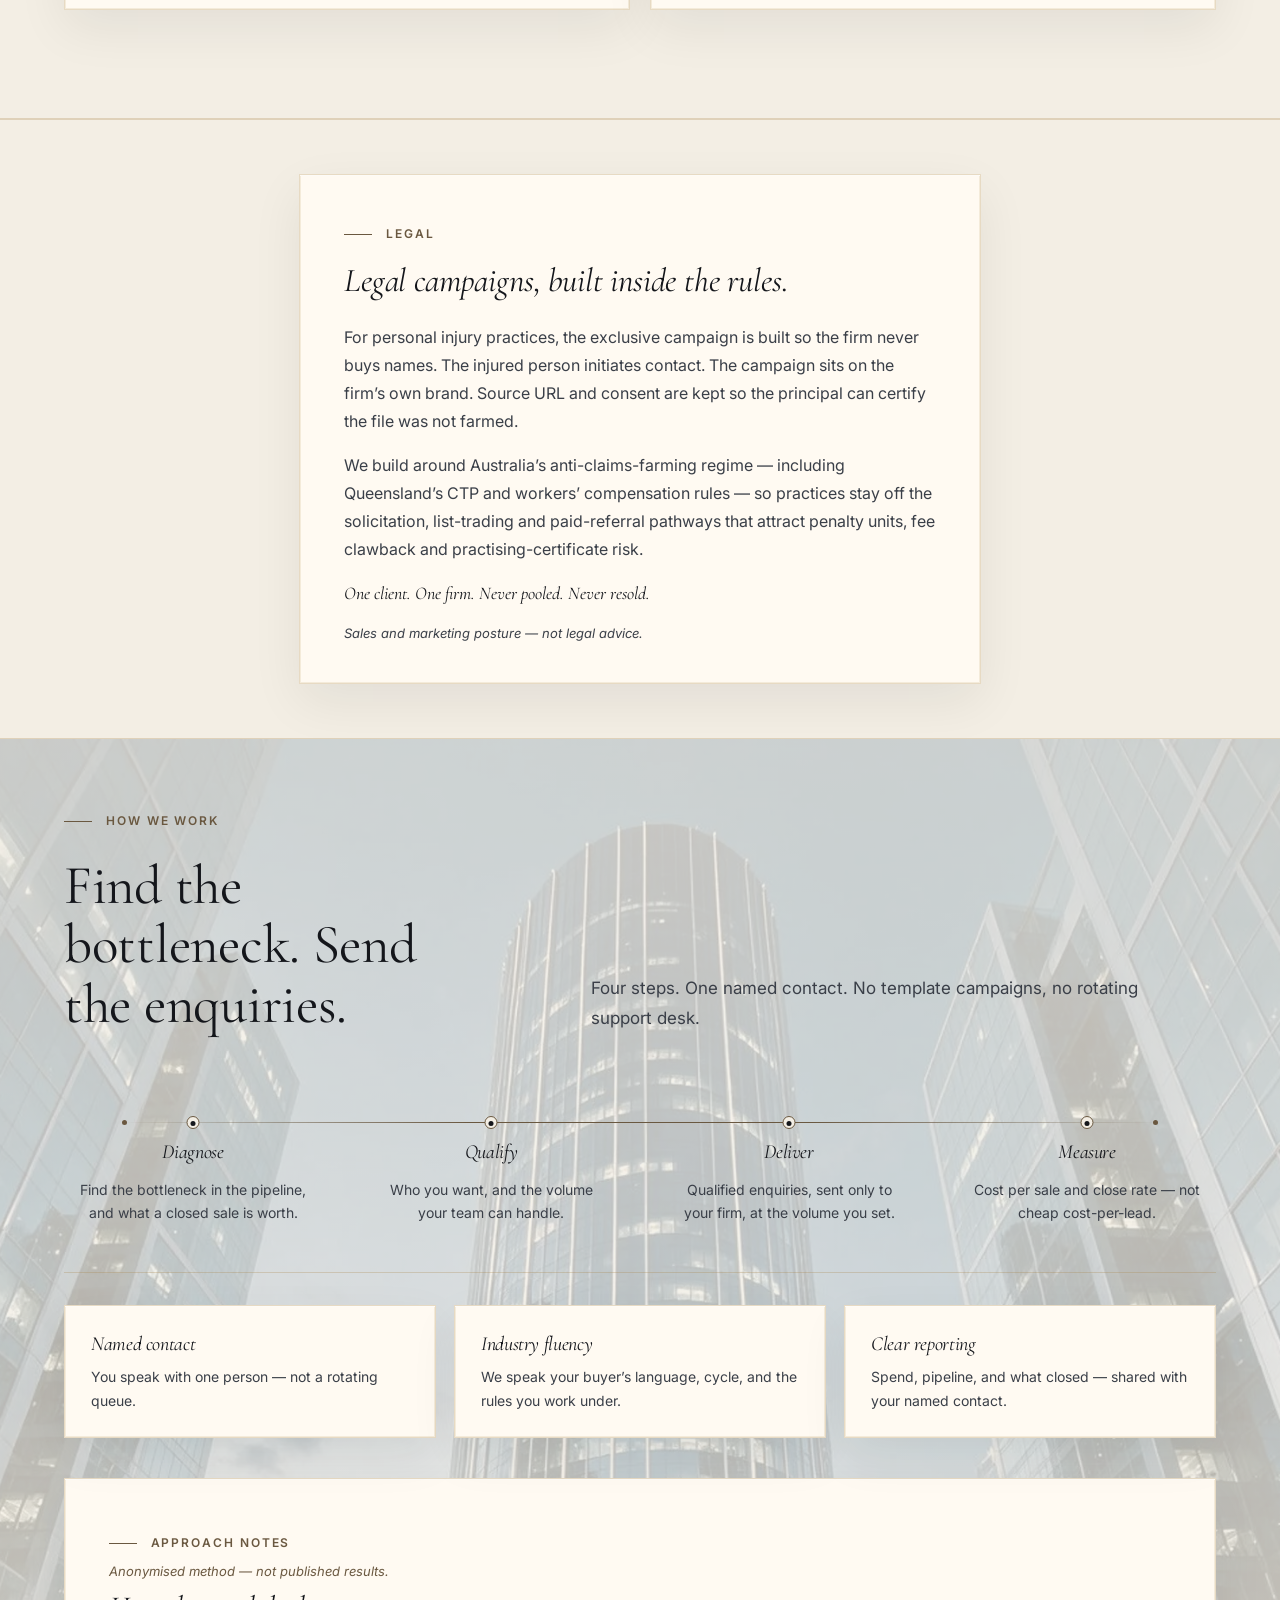
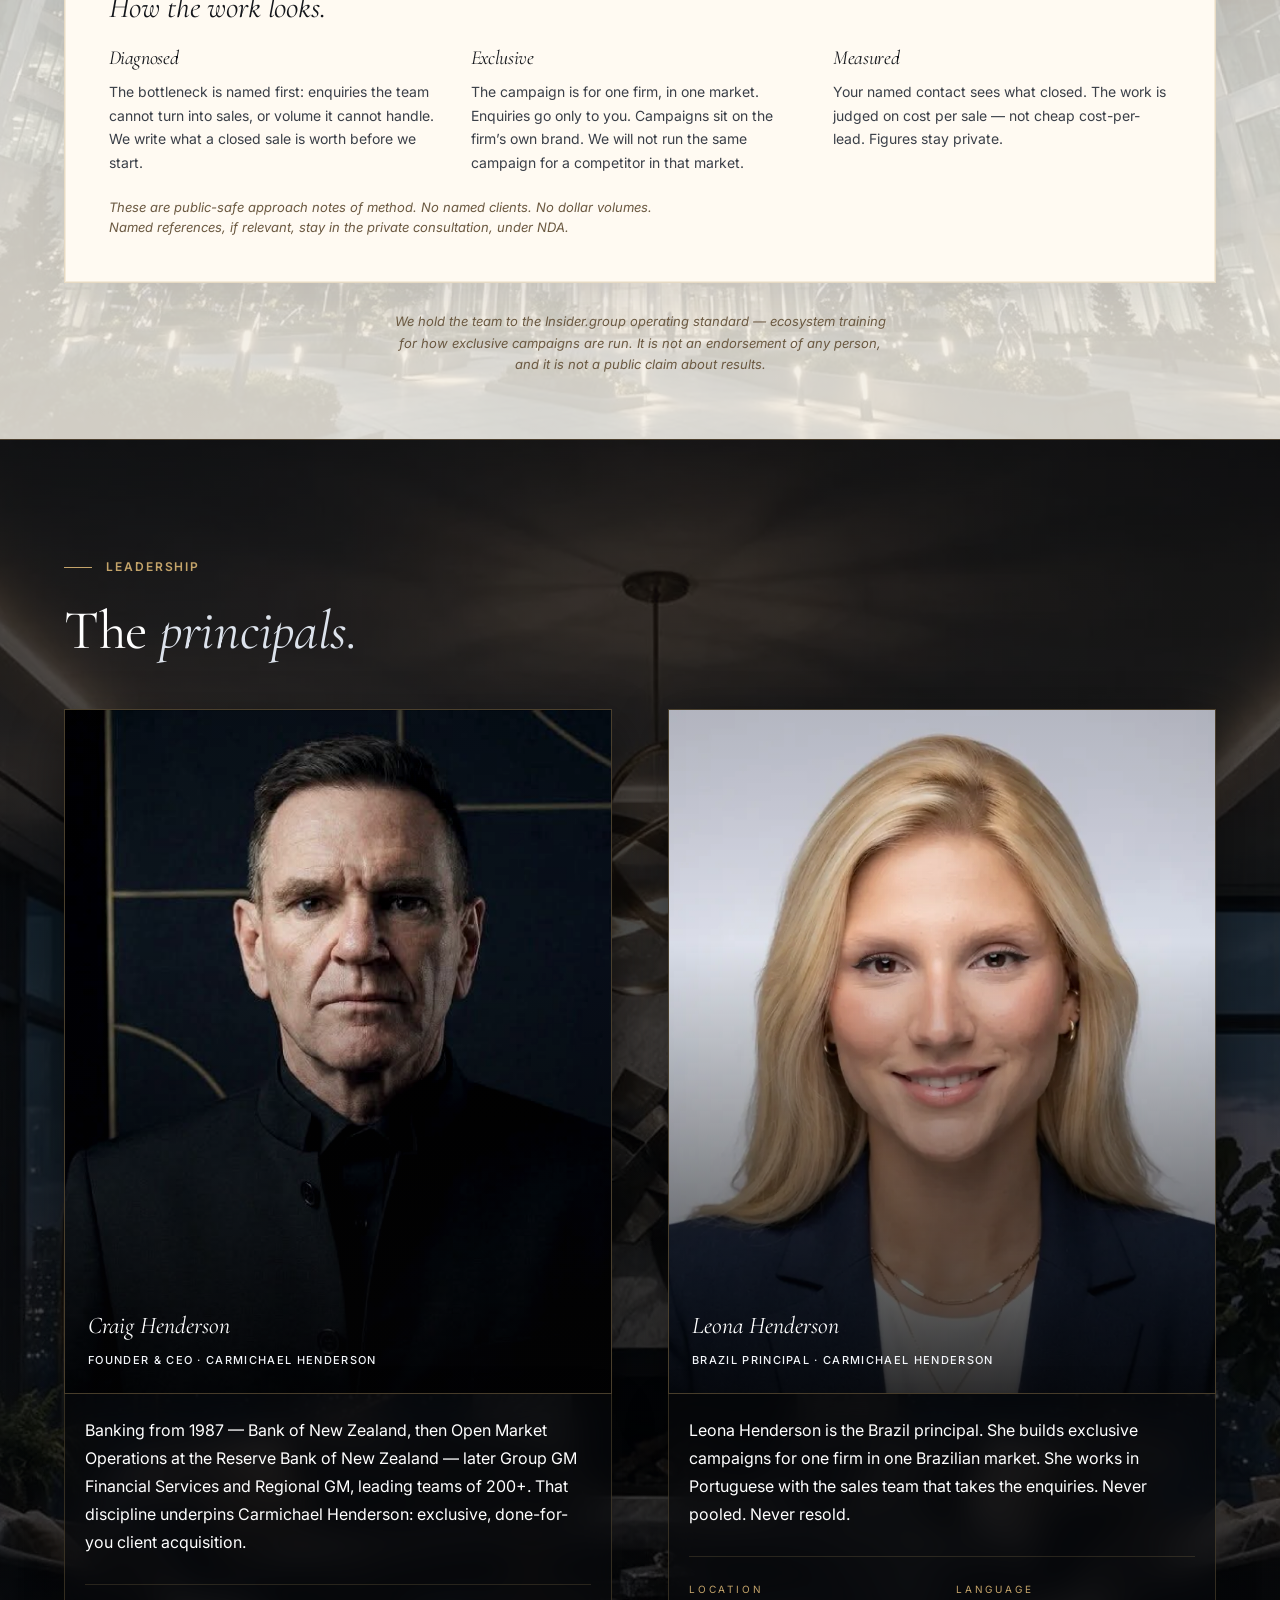
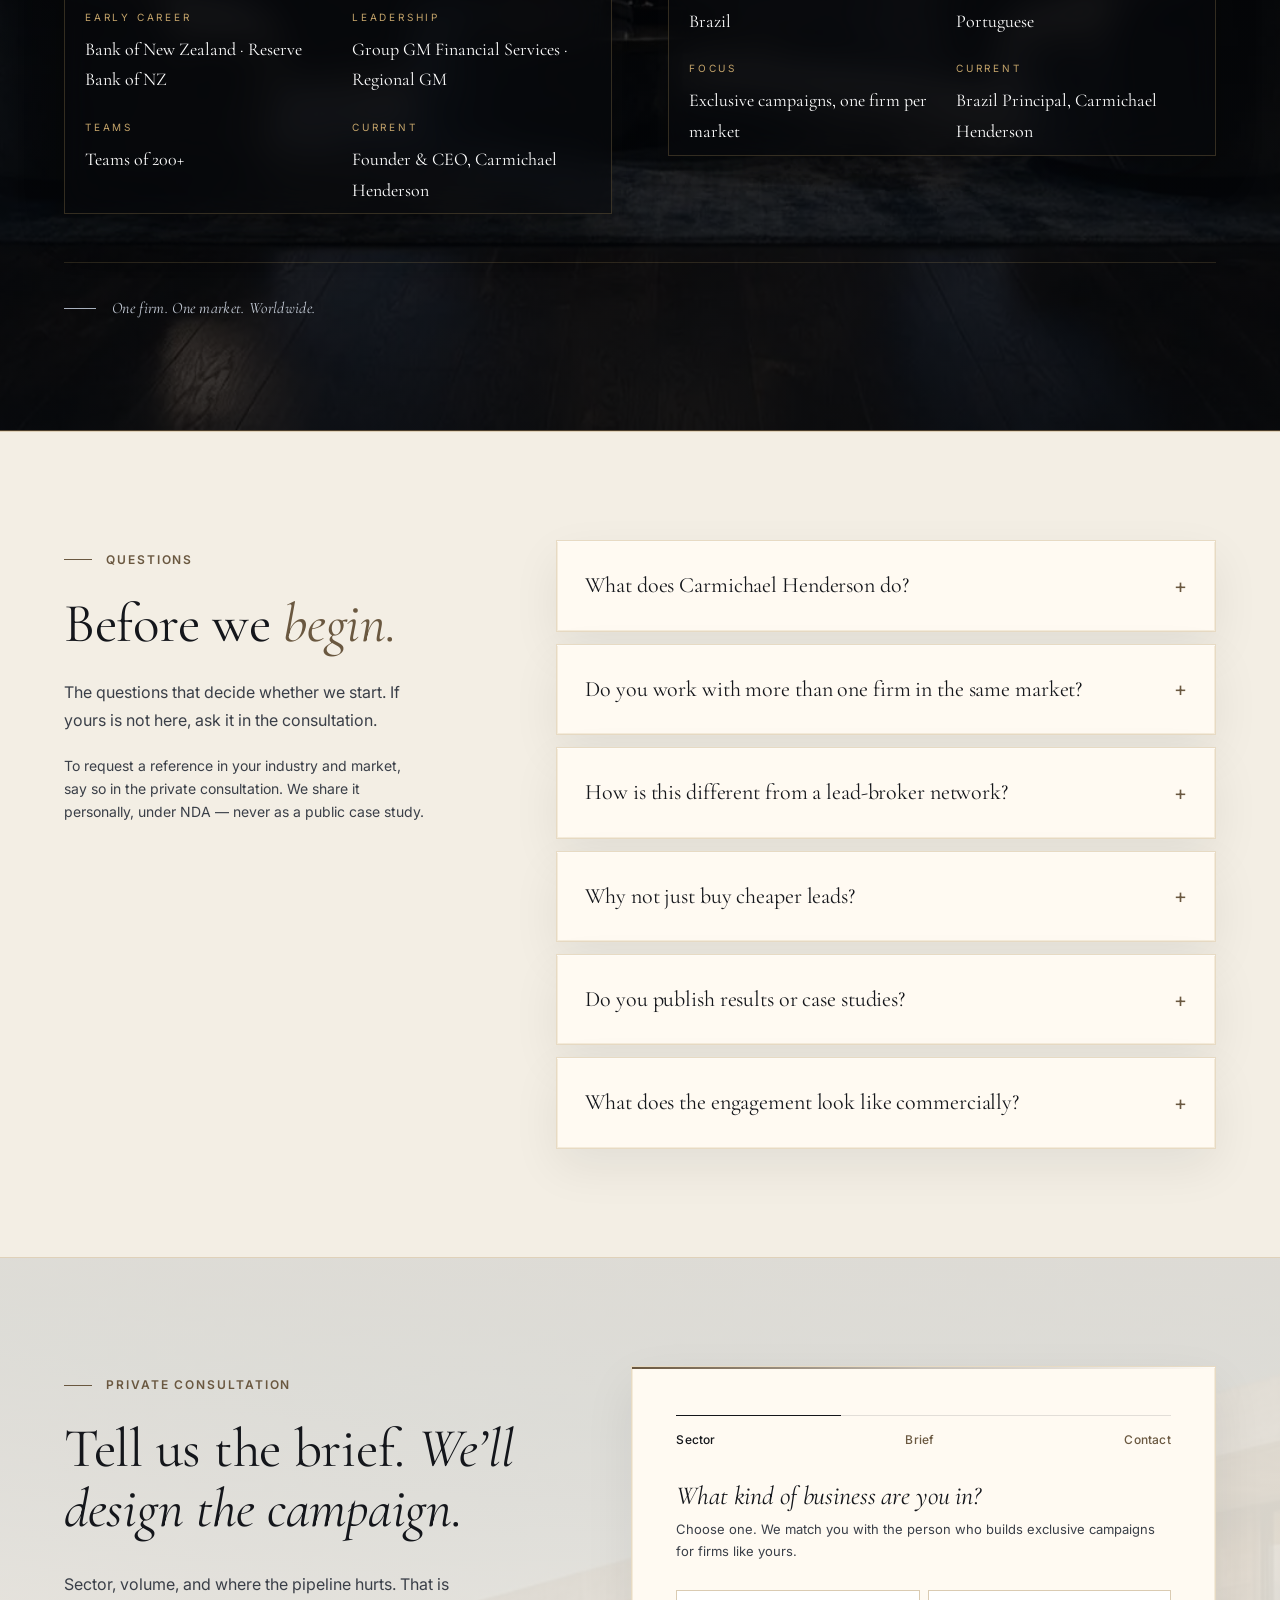
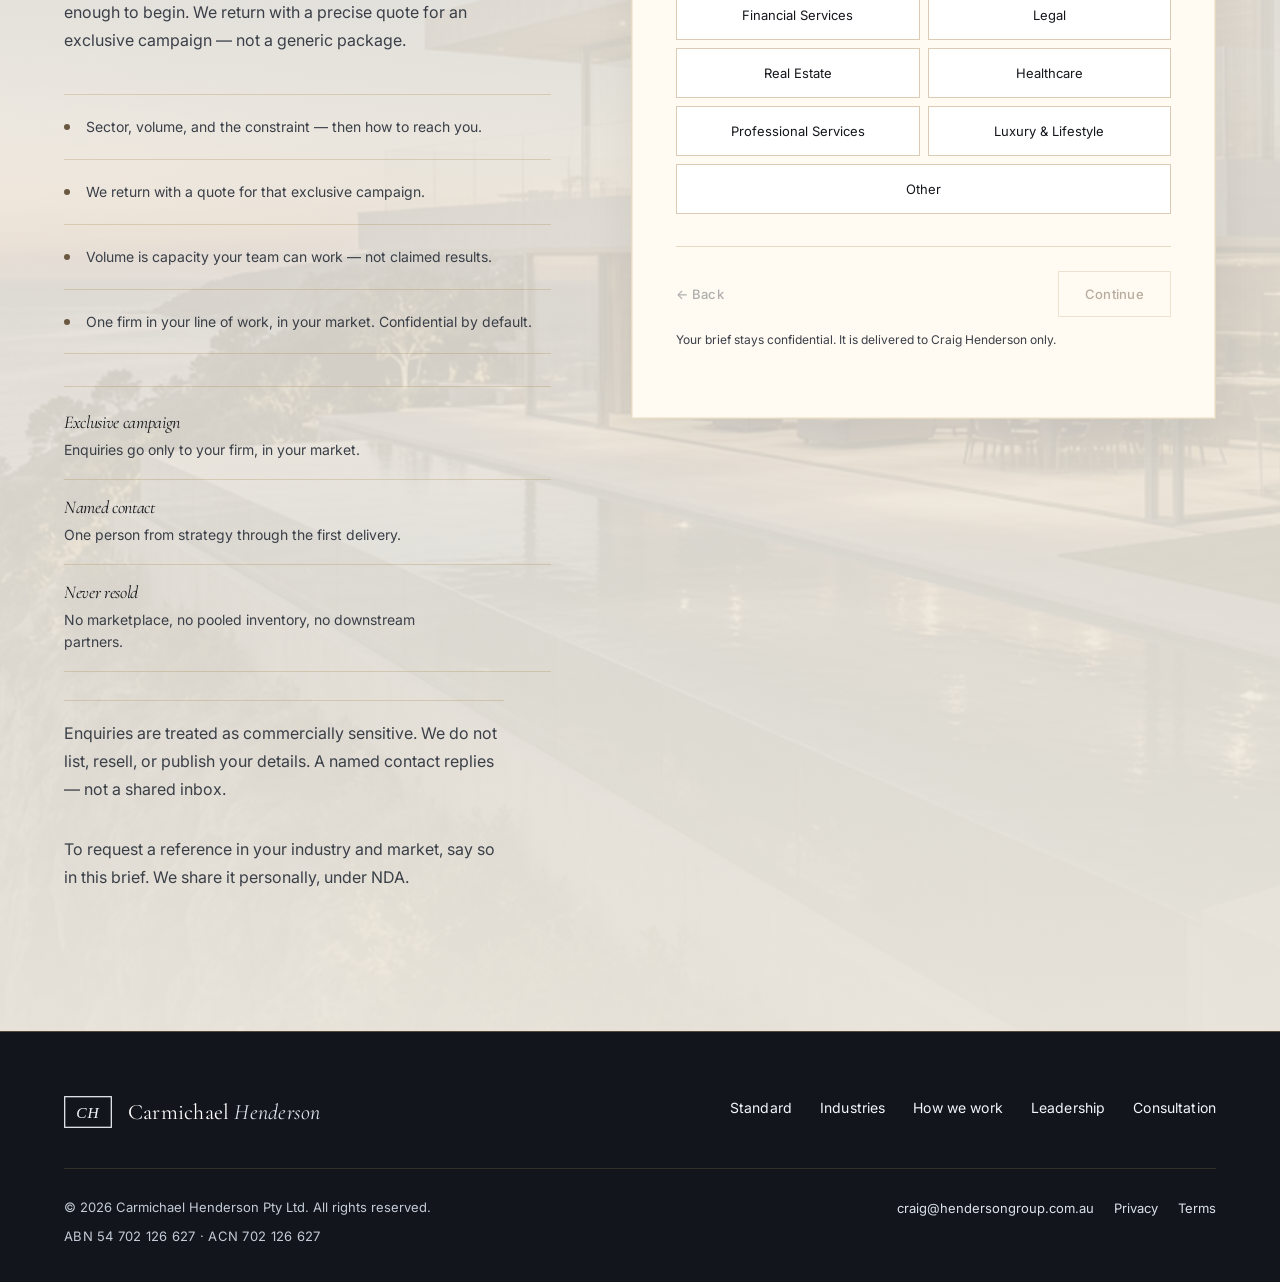
<file: variants/en-quiet.html>
<!doctype html>
<html lang="en-AU">
<head>
<meta charset="utf-8">
<meta name="viewport" content="width=device-width, initial-scale=1">
<title>Carmichael Henderson — Quieter (done-for-you exclusive lead generation)</title>
<meta name="description" content="Carmichael Henderson is a done-for-you exclusive lead-generation firm. We win qualified customer enquiries for one client firm in one market. Your sales team closes. Judged on cost per sale — never pooled, never resold.">
<meta name="theme-color" content="#0a0d12">
<link rel="canonical" href="https://hendersongroup.com.au/variants/en-quiet.html">
<link rel="alternate" hreflang="en-AU" href="https://hendersongroup.com.au/variants/en-quiet.html">
<link rel="alternate" hreflang="pt-BR" href="https://hendersongroup.com.au/variants/pt-br.html">
<link rel="alternate" hreflang="x-default" href="https://hendersongroup.com.au/variants/en-quiet.html">
<link rel="icon" type="image/svg+xml" href="../favicon.svg">
<link rel="apple-touch-icon" href="../favicon.svg">

<meta property="og:type" content="website">
<meta property="og:locale" content="en_AU">
<meta property="og:title" content="Carmichael Henderson — Done-for-you exclusive lead generation">
<meta property="og:site_name" content="Carmichael Henderson">
<meta property="og:description" content="A done-for-you exclusive lead-generation firm. Qualified customer enquiries for one client firm in one market. Your sales team closes. Judged on cost per sale — never pooled, never resold.">
<meta property="og:image" content="https://hendersongroup.com.au/assets/og-image.jpg">
<meta property="og:image:alt" content="Carmichael Henderson — done-for-you exclusive lead generation">
<meta property="og:url" content="https://hendersongroup.com.au/variants/en-quiet.html">
<meta name="twitter:card" content="summary_large_image">
<meta name="twitter:title" content="Carmichael Henderson — Done-for-you exclusive lead generation">
<meta name="twitter:description" content="Done-for-you exclusive lead generation. Qualified enquiries for one firm, in one market. Your sales team closes. Judged on cost per sale — never pooled, never resold.">
<meta name="twitter:image" content="https://hendersongroup.com.au/assets/og-image.jpg">

<link rel="preconnect" href="https://fonts.googleapis.com">
<link rel="preconnect" href="https://fonts.gstatic.com" crossorigin>
<link rel="stylesheet" href="https://fonts.googleapis.com/css2?family=Cormorant+Garamond:ital,wght@0,400;0,500;0,600;1,400;1,500&family=Inter:wght@400;500;600&family=JetBrains+Mono:wght@400;500&display=swap">
<link rel="stylesheet" href="../css/styles.css?v=ch-grok3">
<link rel="stylesheet" href="../css/variants.css?v=ch-grok3">
<script type="application/ld+json">
{
  "@context": "https://schema.org",
  "@type": "Organization",
  "name": "Carmichael Henderson",
  "legalName": "Carmichael Henderson Pty Ltd",
  "url": "https://hendersongroup.com.au/",
  "logo": "https://hendersongroup.com.au/assets/logo-ch.svg",
  "email": "craig@hendersongroup.com.au",
  "taxID": "54 702 126 627",
  "description": "A done-for-you exclusive lead-generation firm. We win qualified customer enquiries for one client firm in one market. Your sales team closes. Judged on cost per sale — never pooled, never resold.",
  "slogan": "One firm. One market. Worldwide.",
  "founder": { "@type": "Person", "name": "Craig Henderson", "jobTitle": "Founder & CEO" },
  "employee": { "@type": "Person", "name": "Leona Henderson", "jobTitle": "Brazil Principal" },
  "address": { "@type": "PostalAddress", "addressCountry": "AU" }
}
</script>
</head>
<body>
<a class="skip-link" href="#main">Skip to content</a>

<header class="nav">
  <a href="#top" class="brand">
    <span class="brand-mark" aria-hidden="true">
      <svg viewBox="0 0 48 32" width="58" height="38" focusable="false">
        <rect x="0.7" y="0.7" width="46.6" height="30.6" fill="none" stroke="currentColor" stroke-width="1.2"/>
        <text x="24" y="22" text-anchor="middle" font-family="Georgia, 'Times New Roman', Times, serif" font-style="italic" font-size="15.5" fill="currentColor" letter-spacing="1.1">CH</text>
      </svg>
    </span>
    <span class="brand-name">Carmichael <em>Henderson</em></span>
  </a>
  <nav class="nav-links" aria-label="Primary">
    <a href="#standard">The Standard</a>
    <a href="#industries">Industries</a>
    <a href="#approach">How we work</a>
    <a href="#leadership">Leadership</a>
    <a href="#consult">Consultation</a>
  </nav>
  <div class="nav-end">
    <a class="nav-cta" href="#consult"><span class="cta-long">Private consultation</span><span class="cta-short">Consult</span></a>
    <button class="nav-mobile-toggle" type="button" aria-label="Menu" aria-expanded="false">Menu</button>
  </div>
</header>
<a class="mobile-consult-bar" href="#consult">Private consultation</a>

<main id="main">
<section class="hero" id="top">
  <div class="hero-bg">
    <picture class="hero-still hero-still-primary">
      <source srcset="../assets/hero-skyline.webp" type="image/webp">
      <img src="../assets/hero-skyline.jpg" alt="" fetchpriority="high" width="1280" height="720">
    </picture>
    <div class="hero-mesh" aria-hidden="true"></div>
    <div class="hero-leaks" aria-hidden="true"></div>
  </div>
  <div class="hero-frame" aria-hidden="true"></div>
  <div class="hero-content">
    <p class="hero-identity">Done-for-you exclusive lead generation</p>
    <h1 class="hero-headline serif">
      We win you<br>
      the enquiries.<br>
      <span class="accent">One firm only.</span>
    </h1>
    <p class="hero-desc">
      Qualified customer enquiries, sent to your sales team. One client firm, one market — never pooled, never resold.
    </p>
    <div class="hero-actions">
      <a class="hero-cta" href="#consult">Request a consultation</a>
      <div class="hero-meta">One firm. One market.</div>
    </div>
  </div>
</section>

<section class="trust-strip" aria-label="Firm identity">
  <div class="trust-jewel" aria-hidden="true">
    <picture>
      <source srcset="../assets/mood-jewel.webp" type="image/webp">
      <img src="../assets/mood-jewel.jpg" alt="" width="900" height="675">
    </picture>
  </div>
  <p class="trust-strip-entity">Carmichael Henderson Pty Ltd</p>
  <p class="trust-strip-abn">ABN 54 702 126 627</p>
  <p class="trust-strip-identity">One client firm. One market. Confidential by default.</p>
</section>

<section class="section standard atmosphere atmosphere-courtyard" id="standard">
  <div class="atmosphere-photo" aria-hidden="true">
    <picture>
      <source srcset="../assets/mood-courtyard.webp" type="image/webp">
      <img src="../assets/mood-courtyard.jpg" alt="" loading="lazy" decoding="async" width="1800" height="1350">
    </picture>
  </div>
  <div class="atmosphere-screen" aria-hidden="true"></div>
  <div class="container">
    <div class="define-plate reveal" id="who-we-are">
      <div class="eyebrow">What you buy</div>
      <h2 class="serif">Qualified enquiries. Your sales team closes.</h2>
      <p>We find people already looking for a firm like yours and send those enquiries to your sales team — only your team.</p>
      <p>One firm per market. Never pooled. Never resold. We are judged on <strong>cost per sale</strong>.</p>
    </div>
    <div class="pillars">
      <article class="pillar reveal">
        <h3 class="serif">One firm <em>per market</em></h3>
        <p>Enquiries go to one firm in your line of work, in your city or country. No shared lists. No selling the same name twice.</p>
      </article>
      <article class="pillar reveal reveal-delay-1">
        <h3 class="serif">No <em>resale</em></h3>
        <p>Leads go to your team and only your team. No secondary markets, no downstream partners, no data that outlives the engagement.</p>
      </article>
      <article class="pillar reveal reveal-delay-2">
        <h3 class="serif">Built for <em>your firm</em></h3>
        <p>The offer, the audience, the geography, the timing — built for the firm we are running the campaign for.</p>
      </article>
    </div>
  </div>
</section>

<section class="section section-compact whisper band-light" id="pipeline" aria-label="Growth pipeline">
  <div class="container">
    <div class="whisper-inner reveal">
      <div class="eyebrow">The constraint</div>
      <p class="whisper-spine serif">When growth slows, it is usually demand — too little of it, or demand that costs too much to close.</p>
      <p class="whisper-body">We win qualified enquiries. Your sales team turns them into sales. We judge the work on cost per sale, not cheap cost-per-lead.</p>
    </div>
  </div>
</section>

<section class="section industries band-light" id="industries">
  <div class="container">
    <div class="section-head">
      <div class="section-head-left">
        <div class="eyebrow reveal">Industries we serve</div>
        <h2 class="serif reveal reveal-delay-1">Sectors we <em>take on.</em></h2>
      </div>
      <p class="section-head-right reveal reveal-delay-2">One client firm per market. Six sectors we name — plus Other in the brief.</p>
    </div>
    <div class="industry-grid">
      <a class="industry-card reveal" href="#consult" data-industry="Financial Services">
        <div class="industry-body">
          <h4 class="serif">Financial Services</h4>
          <p>We win qualified client enquiries for one advisory or wealth firm in your market.</p>
          <p class="industry-approach">One firm only. Never shared with a competitor.</p>
        </div>
      </a>
      <a class="industry-card reveal reveal-delay-1" href="#consult" data-industry="Legal">
        <div class="industry-body">
          <h4 class="serif">Legal</h4>
          <p>We win qualified client enquiries for one law practice in your market.</p>
          <p class="industry-approach">One practice per market — never a bought list.</p>
        </div>
      </a>
      <a class="industry-card reveal reveal-delay-2" href="#consult" data-industry="Real Estate">
        <div class="industry-body">
          <h4 class="serif">Real Estate</h4>
          <p>We win high-intent buyer and seller enquiries for one agency in your market.</p>
          <p class="industry-approach">One agency only — not a shared list.</p>
        </div>
      </a>
      <a class="industry-card reveal reveal-delay-1" href="#consult" data-industry="Healthcare">
        <div class="industry-body">
          <h4 class="serif">Healthcare</h4>
          <p>We win compliant patient or referral enquiries for one practice in your market.</p>
          <p class="industry-approach">One practice, compliant from the first enquiry.</p>
        </div>
      </a>
      <a class="industry-card reveal reveal-delay-1" href="#consult" data-industry="Professional Services">
        <div class="industry-body">
          <h4 class="serif">Professional Services</h4>
          <p>We win qualified enquiries for one consulting or accounting firm in your market.</p>
          <p class="industry-approach">Sent only to your firm — not a flood of cheap names.</p>
        </div>
      </a>
      <a class="industry-card reveal reveal-delay-2" href="#consult" data-industry="Luxury & Lifestyle">
        <div class="industry-body">
          <h4 class="serif">Luxury &amp; Lifestyle</h4>
          <p>We win discreet, high-intent enquiries for one brand in your market.</p>
          <p class="industry-approach">One brand only. Never pooled.</p>
        </div>
      </a>
    </div>
  </div>
</section>

<section class="section section-compact whisper whisper-legal band-light" id="legal-mandates" aria-label="Legal campaigns">
  <div class="container">
    <div class="whisper-inner reveal">
      <div class="eyebrow">Legal</div>
      <p class="whisper-spine serif">Legal campaigns, built inside the rules.</p>
      <p class="whisper-body">For personal injury practices, the exclusive campaign is built so the firm never buys names. The injured person initiates contact. The campaign sits on the firm’s own brand. Source URL and consent are kept so the principal can certify the file was not farmed.</p>
      <p class="whisper-body">We build around Australia’s anti-claims-farming regime — including Queensland’s CTP and workers’ compensation rules — so practices stay off the solicitation, list-trading and paid-referral pathways that attract penalty units, fee clawback and practising-certificate risk.</p>
      <p class="whisper-close">One client. One firm. Never pooled. Never resold.</p>
      <p class="whisper-caveat">Sales and marketing posture — not legal advice.</p>
    </div>
  </div>
</section>

<section class="section section-compact approach atmosphere atmosphere-plaza band-light" id="approach">
  <div class="approach-bg">
    <picture>
      <source srcset="../assets/hero-plaza.webp" type="image/webp">
      <img src="../assets/hero-plaza.jpg" alt="" loading="lazy" decoding="async" width="2000" height="1500">
    </picture>
  </div>
  <div class="atmosphere-screen" aria-hidden="true"></div>
  <div class="container">
    <div class="section-head">
      <div class="section-head-left">
        <div class="eyebrow reveal">How we work</div>
        <h2 class="serif reveal reveal-delay-1">Find the bottleneck. Send the enquiries.</h2>
      </div>
      <p class="section-head-right reveal reveal-delay-2">Four steps. One named contact. No template campaigns, no rotating support desk.</p>
    </div>
    <div class="timeline">
      <div class="timeline-track"></div>
      <div class="timeline-steps">
        <div class="tstep">
          <h4>Diagnose</h4>
          <p>Find the bottleneck in the pipeline, and what a closed sale is worth.</p>
        </div>
        <div class="tstep">
          <h4>Qualify</h4>
          <p>Who you want, and the volume your team can handle.</p>
        </div>
        <div class="tstep">
          <h4>Deliver</h4>
          <p>Qualified enquiries, sent only to your firm, at the volume you set.</p>
        </div>
        <div class="tstep">
          <h4>Measure</h4>
          <p>Cost per sale and close rate — not cheap cost-per-lead.</p>
        </div>
      </div>
    </div>
    <div class="why-strip why-strip-3">
      <div class="why-item reveal">
        <h4>Named contact</h4>
        <p>You speak with one person — not a rotating queue.</p>
      </div>
      <div class="why-item reveal reveal-delay-1">
        <h4>Industry fluency</h4>
        <p>We speak your buyer’s language, cycle, and the rules you work under.</p>
      </div>
      <div class="why-item reveal reveal-delay-2">
        <h4>Clear reporting</h4>
        <p>Spend, pipeline, and what closed — shared with your named contact.</p>
      </div>
    </div>
    <article class="wins-plate reveal" aria-labelledby="wins-heading">
      <div class="eyebrow">Approach notes</div>
      <p class="wins-kicker">Anonymised method — not published results.</p>
      <h3 class="serif" id="wins-heading">How the work looks.</h3>
      <div class="wins-notes">
        <div>
          <h4>Diagnosed</h4>
          <p>The bottleneck is named first: enquiries the team cannot turn into sales, or volume it cannot handle. We write what a closed sale is worth before we start.</p>
        </div>
        <div>
          <h4>Exclusive</h4>
          <p>The campaign is for one firm, in one market. Enquiries go only to you. Campaigns sit on the firm’s own brand. We will not run the same campaign for a competitor in that market.</p>
        </div>
        <div>
          <h4>Measured</h4>
          <p>Your named contact sees what closed. The work is judged on cost per sale — not cheap cost-per-lead. Figures stay private.</p>
        </div>
      </div>
      <p class="wins-caveat">These are public-safe approach notes of method. No named clients. No dollar volumes. Named references, if relevant, stay in the private consultation, under NDA.</p>
    </article>
    <p class="approach-footnote reveal">We hold the team to the Insider.group operating standard — ecosystem training for how exclusive campaigns are run. It is not an endorsement of any person, and it is not a public claim about results.</p>
  </div>
</section>

<section class="section leadership atmosphere atmosphere-penthouse" id="leadership">
  <div class="atmosphere-photo" aria-hidden="true">
    <picture>
      <source srcset="../assets/mood-penthouse.webp" type="image/webp">
      <img src="../assets/mood-penthouse.jpg" alt="" loading="lazy" decoding="async" width="1800" height="1350">
    </picture>
  </div>
  <div class="atmosphere-screen" aria-hidden="true"></div>
  <div class="container">
    <div class="eyebrow reveal">Leadership</div>
    <h2 class="serif reveal reveal-delay-1 leader-heading">The <em>principals.</em></h2>
    <div class="leader-people">
      <article class="leader-card reveal">
        <figure class="leader-photo">
          <div class="leader-photo-frame">
            <img src="../assets/craig-henderson.png" alt="Craig Henderson, Founder and CEO of Carmichael Henderson" width="1136" height="1418" loading="lazy">
          </div>
          <figcaption class="leader-caption">
            <div class="leader-caption-name">Craig Henderson</div>
            <div class="leader-caption-role">Founder &amp; CEO · Carmichael Henderson</div>
          </figcaption>
        </figure>
        <div class="leader-card-body">
          <p>Banking from 1987 — Bank of New Zealand, then Open Market Operations at the Reserve Bank of New Zealand — later Group GM Financial Services and Regional GM, leading teams of 200+. That discipline underpins Carmichael Henderson: exclusive, done-for-you client acquisition.</p>
          <div class="leader-facts">
            <div>
              <div class="leader-fact-label">Early career</div>
              <div class="leader-fact-val">Bank of New Zealand · Reserve Bank of NZ</div>
            </div>
            <div>
              <div class="leader-fact-label">Leadership</div>
              <div class="leader-fact-val">Group GM Financial Services · Regional GM</div>
            </div>
            <div>
              <div class="leader-fact-label">Teams</div>
              <div class="leader-fact-val">Teams of 200+</div>
            </div>
            <div>
              <div class="leader-fact-label">Current</div>
              <div class="leader-fact-val">Founder &amp; CEO, Carmichael Henderson</div>
            </div>
          </div>
        </div>
      </article>
      <article class="leader-card reveal reveal-delay-1">
        <figure class="leader-photo">
          <div class="leader-photo-frame">
            <picture>
              <source srcset="../assets/leona-henderson.webp" type="image/webp">
              <img class="leader-photo-leona" src="../assets/leona-henderson.jpg" alt="Leona Henderson, Brazil Principal of Carmichael Henderson" width="900" height="900" loading="lazy">
            </picture>
          </div>
          <figcaption class="leader-caption">
            <div class="leader-caption-name">Leona Henderson</div>
            <div class="leader-caption-role">Brazil Principal · Carmichael Henderson</div>
          </figcaption>
        </figure>
        <div class="leader-card-body">
          <p>Leona Henderson is the Brazil principal. She builds exclusive campaigns for one firm in one Brazilian market. She works in Portuguese with the sales team that takes the enquiries. Never pooled. Never resold.</p>
          <div class="leader-facts">
            <div>
              <div class="leader-fact-label">Location</div>
              <div class="leader-fact-val">Brazil</div>
            </div>
            <div>
              <div class="leader-fact-label">Language</div>
              <div class="leader-fact-val">Portuguese</div>
            </div>
            <div>
              <div class="leader-fact-label">Focus</div>
              <div class="leader-fact-val">Exclusive campaigns, one firm per market</div>
            </div>
            <div>
              <div class="leader-fact-label">Current</div>
              <div class="leader-fact-val">Brazil Principal, Carmichael Henderson</div>
            </div>
          </div>
        </div>
      </article>
    </div>
    <div class="leader-quote reveal">One firm. One market. Worldwide.</div>
  </div>
</section>

<section class="section faq band-light" id="faq">
  <div class="container">
    <div class="faq-grid">
      <div>
        <div class="eyebrow reveal">Questions</div>
        <h2 class="serif reveal reveal-delay-1">Before we <em>begin.</em></h2>
        <p class="reveal reveal-delay-2 faq-intro">The questions that decide whether we start. If yours is not here, ask it in the consultation.</p>
        <p class="ref-path reveal">To request a reference in your industry and market, say so in the private consultation. We share it personally, under NDA — never as a public case study.</p>
      </div>
      <div class="faq-list reveal reveal-delay-2">
        <details class="faq-item">
          <summary class="serif">What does Carmichael Henderson do?</summary>
          <div class="faq-answer">Carmichael Henderson is a done-for-you exclusive lead-generation firm. We win qualified customer enquiries for one client firm in one market. Your sales team closes. We are judged on cost per sale — never pooled, never resold.</div>
        </details>
        <details class="faq-item">
          <summary class="serif">Do you work with more than one firm in the same market?</summary>
          <div class="faq-answer">Not in the same market. Every exclusive campaign is for one firm in your line of work, in your city or country. If we take on your work, your direct competitors in that market cannot engage us for the duration of the contract — so there is no conflict with a competitor.</div>
        </details>
        <details class="faq-item">
          <summary class="serif">How is this different from a lead-broker network?</summary>
          <div class="faq-answer">Broker networks resell the same enquiry to multiple firms. We build the campaign for you and only for you. There is no marketplace, no downstream partner, no aggregated database — the enquiry originates for your firm and is delivered directly to your CRM.</div>
        </details>
        <details class="faq-item">
          <summary class="serif">Why not just buy cheaper leads?</summary>
          <div class="faq-answer">Cheap cost-per-lead often means enquiries that do not close. We generate demand your team can turn into sales and judge the work on cost per sale — not the cheapest click.</div>
        </details>
        <details class="faq-item">
          <summary class="serif">Do you publish results or case studies?</summary>
          <div class="faq-answer">No. We do not publish named client results, pipeline figures, or dollar volumes. This site carries no public case studies. In a private consultation we may share anonymised approach notes so you can judge how the work is built — never named results, never as a published case study. If a named reference is relevant to your industry and market, it is shared personally, under NDA.</div>
        </details>
        <details class="faq-item">
          <summary class="serif">What does the engagement look like commercially?</summary>
          <div class="faq-answer">You name the sector, the volume you can handle, and where the pipeline hurts. We design the exclusive campaign for that brief, then return with a precise quote — not a generic package.</div>
        </details>
      </div>
    </div>
  </div>
</section>

<section class="section consult atmosphere atmosphere-villa band-light" id="consult">
  <div class="atmosphere-photo" aria-hidden="true"><img src="../assets/hero-villa.jpg" alt="" loading="lazy" decoding="async" width="2000" height="1125"></div>
  <div class="atmosphere-screen" aria-hidden="true"></div>
  <div class="container">
    <div class="consult-grid">
      <div class="consult-copy">
        <div class="eyebrow reveal">Private Consultation</div>
        <h2 class="serif reveal reveal-delay-1">Tell us the brief. <em>We’ll design the campaign.</em></h2>
        <p class="reveal reveal-delay-2">Sector, volume, and where the pipeline hurts. That is enough to begin. We return with a precise quote for an exclusive campaign — not a generic package.</p>
        <ul class="consult-list reveal reveal-delay-3">
          <li>Sector, volume, and the constraint — then how to reach you.</li>
          <li>We return with a quote for that exclusive campaign.</li>
          <li>Volume is capacity your team can work — not claimed results.</li>
          <li>One firm in your line of work, in your market. Confidential by default.</li>
        </ul>
        <div class="consult-outcomes reveal">
          <div class="consult-outcome">
            <h4>Exclusive campaign</h4>
            <p>Enquiries go only to your firm, in your market.</p>
          </div>
          <div class="consult-outcome">
            <h4>Named contact</h4>
            <p>One person from strategy through the first delivery.</p>
          </div>
          <div class="consult-outcome">
            <h4>Never resold</h4>
            <p>No marketplace, no pooled inventory, no downstream partners.</p>
          </div>
        </div>
        <p class="consult-privacy reveal">Enquiries are treated as commercially sensitive. We do not list, resell, or publish your details. A named contact replies — not a shared inbox.</p>
        <p class="ref-path reveal">To request a reference in your industry and market, say so in this brief. We share it personally, under NDA.</p>
      </div>
      <div class="form-shell reveal reveal-delay-2">
        <div class="form-progress">
          <div class="form-progress-bar" role="progressbar" aria-valuemin="1" aria-valuemax="3" aria-valuenow="1" aria-label="Consultation step"><div class="form-progress-fill" style="width: 33%"></div></div>
          <div class="form-progress-labels">
            <span class="active">Sector</span>
            <span>Brief</span>
            <span>Contact</span>
          </div>
        </div>

        <div class="form-step active" data-step="1">
          <h3 class="serif">What kind of business are you in?</h3>
          <div class="form-step-hint">Choose one. We match you with the person who builds exclusive campaigns for firms like yours.</div>
          <div class="radio-grid" id="industry-grid">
            <button type="button" class="radio-tile" data-value="Financial Services">Financial Services</button>
            <button type="button" class="radio-tile" data-value="Legal">Legal</button>
            <button type="button" class="radio-tile" data-value="Real Estate">Real Estate</button>
            <button type="button" class="radio-tile" data-value="Healthcare">Healthcare</button>
            <button type="button" class="radio-tile" data-value="Professional Services">Professional Services</button>
            <button type="button" class="radio-tile" data-value="Luxury & Lifestyle">Luxury &amp; Lifestyle</button>
            <button type="button" class="radio-tile radio-tile-other" data-value="Other">Other</button>
          </div>
          <div class="field-err" data-err="industry"></div>
        </div>

        <div class="form-step" data-step="2">
          <h3 class="serif">Volume and the constraint.</h3>
          <div class="form-step-hint">What your team can handle, and where the pipeline hurts. Further detail is optional.</div>

          <div class="field">
            <label>Monthly volume your team can handle</label>
            <p class="field-help">Capacity your team can work — not claimed results.</p>
            <div class="pill-row pill-row-capacity" data-pillgroup="leadCapacity">
              <button type="button" class="pill" data-value="200–500 a month">200–500 / month</button>
              <button type="button" class="pill" data-value="500–1,000 a month">500–1,000 / month</button>
              <button type="button" class="pill" data-value="1,000–2,500 a month">1,000–2,500 / month</button>
              <button type="button" class="pill" data-value="2,500–5,000 a month">2,500–5,000 / month</button>
              <button type="button" class="pill" data-value="5,000–10,000 a month">5,000–10,000 / month</button>
            </div>
            <div class="field-err" data-err="leadCapacity"></div>
          </div>

          <div class="field">
            <label>Where the pipeline hurts</label>
            <p class="field-help">The constraint you want us to work on. Cheap cost-per-lead is not the goal.</p>
            <div class="pill-row" data-pillgroup="pipelinePain">
              <button type="button" class="pill" data-value="Cost per sale too high">Cost per sale too high</button>
              <button type="button" class="pill" data-value="Leads that do not close">Leads that do not close</button>
              <button type="button" class="pill" data-value="Not enough qualified volume">Not enough qualified volume</button>
              <button type="button" class="pill" data-value="Pipeline stalling">Pipeline stalling</button>
            </div>
          </div>

          <details class="form-more">
            <summary>Further detail <span>(optional)</span></summary>
            <div class="form-more-body">
              <div class="field">
                <label for="country-input">Where the firm is based</label>
                <div class="combo" data-field="country">
                  <input class="combo-input" id="country-input" name="country" type="text" placeholder="Search country or region…" autocomplete="country-name">
                  <div class="combo-list"></div>
                </div>
              </div>
              <div class="field">
                <label>Current cost per lead</label>
                <p class="field-help">A band is enough. We still judge the work on cost per sale.</p>
                <div class="pill-row pill-row-capacity" data-pillgroup="currentCpl">
                  <button type="button" class="pill" data-value="We do not track CPL">We do not track</button>
                  <button type="button" class="pill" data-value="Under $50">Under $50</button>
                  <button type="button" class="pill" data-value="$50–150">$50–150</button>
                  <button type="button" class="pill" data-value="$150–400">$150–400</button>
                  <button type="button" class="pill" data-value="$400+">$400+</button>
                </div>
              </div>
              <div class="field">
                <label for="buyerWho">Who you want to speak to</label>
                <textarea class="input brief-short" id="buyerWho" name="buyerWho" rows="3" placeholder="e.g. principals of established practices already looking to change firm"></textarea>
              </div>
              <div class="field">
                <label for="buyerMarket">Where those buyers are</label>
                <input class="input" id="buyerMarket" name="buyerMarket" type="text" placeholder="e.g. São Paulo · east Sydney · UK-wide" autocomplete="off">
              </div>
              <div class="field">
                <label>What makes an enquiry qualified</label>
                <div class="pill-row" data-pillgroup="qualification" data-multiselect="true">
                  <button type="button" class="pill" data-value="Already searching">Already searching</button>
                  <button type="button" class="pill" data-value="Ready this month">Ready this month</button>
                  <button type="button" class="pill" data-value="Licensed">Licensed</button>
                  <button type="button" class="pill" data-value="Minimum ticket">Minimum ticket</button>
                  <button type="button" class="pill" data-value="Exclusive to our firm">Exclusive to our firm</button>
                  <button type="button" class="pill" data-value="Other">Other</button>
                </div>
                <label for="qualificationNote">Qualification note</label>
                <textarea class="input brief-short" id="qualificationNote" name="qualificationNote" rows="2" placeholder="e.g. already in-market this month, or licensed in the buyer’s state"></textarea>
              </div>
              <div class="field">
                <label for="hardRejects">What we should never send</label>
                <input class="input" id="hardRejects" name="hardRejects" type="text" placeholder="e.g. other firms’ existing clients, out-of-area, not ready this quarter" autocomplete="off">
              </div>
            </div>
          </details>
        </div>

        <div class="form-step" data-step="3">
          <h3 class="serif">How should we reach you?</h3>
          <div class="form-step-hint">A named contact replies within one business day. Your details are never shared.</div>
          <div class="field-row">
            <div class="field">
              <label for="fullName">Full name</label>
              <input class="input" id="fullName" name="fullName" type="text" placeholder="Your full name" autocomplete="name">
              <div class="field-err" data-err="fullName"></div>
            </div>
            <div class="field">
              <label for="firmName">Firm name</label>
              <input class="input" id="firmName" name="firmName" type="text" placeholder="Company or practice" autocomplete="organization">
              <div class="field-err" data-err="firmName"></div>
            </div>
          </div>
          <div class="field-row">
            <div class="field">
              <label for="email">Email</label>
              <input class="input" id="email" name="email" type="email" placeholder="you@firm.com" autocomplete="email">
              <div class="field-err" data-err="email"></div>
            </div>
            <div class="field">
              <label for="phone">Phone</label>
              <input class="input" id="phone" name="phone" type="tel" placeholder="+61 4xx xxx xxx" autocomplete="tel">
              <div class="field-err" data-err="phone"></div>
            </div>
          </div>
          <details class="form-more">
            <summary>Contact preferences <span>(optional)</span></summary>
            <div class="form-more-body">
              <div class="field">
                <label>Preferred channel</label>
                <div class="pill-row" data-pillgroup="preferredChannel">
                  <button type="button" class="pill" data-value="Email">Email</button>
                  <button type="button" class="pill" data-value="Phone">Phone</button>
                  <button type="button" class="pill" data-value="WhatsApp">WhatsApp</button>
                  <button type="button" class="pill" data-value="Signal">Signal</button>
                </div>
              </div>
              <div class="field">
                <label>Best time to reach you</label>
                <div class="pill-row" data-pillgroup="preferredTime">
                  <button type="button" class="pill" data-value="Mornings">Mornings</button>
                  <button type="button" class="pill" data-value="Afternoons">Afternoons</button>
                  <button type="button" class="pill" data-value="Evenings">Evenings</button>
                  <button type="button" class="pill" data-value="Weekends">Weekends</button>
                </div>
              </div>
            </div>
          </details>
          <div class="review-list"></div>
          <label class="check">
            <input type="checkbox" name="nda">
            <span class="check-text">
              <strong>Confidentiality acknowledgement.</strong> I understand this enquiry will be treated in confidence. Carmichael Henderson will not share my details with third parties without written consent, and I consent to being contacted through the channel I have selected.
            </span>
          </label>
          <div class="field-err" data-err="nda"></div>
          <div class="honeypot" aria-hidden="true">
            <label>Website (leave blank)<input type="text" name="hp_website" tabindex="-1" autocomplete="off"></label>
          </div>
        </div>

        <div class="form-success">
          <div class="success-mark" aria-hidden="true">✓</div>
          <h3 class="serif">Request received.</h3>
          <p>Your enquiry has been logged under reference <strong class="submission-id"></strong> and routed to Craig Henderson at Carmichael Henderson. Expect a personal reply within one business day.</p>
          <div class="next-steps">
            <h4>What happens next</h4>
            <ol>
              <li>We read the sector, the volume, and the constraint.</li>
              <li>We design the exclusive campaign around that brief.</li>
              <li>You get a personal reply with a precise quote for the campaign.</li>
            </ol>
          </div>
          <p class="success-contact">Direct line: <a href="mailto:craig@hendersongroup.com.au">craig@hendersongroup.com.au</a></p>
        </div>

        <div class="form-actions">
          <button type="button" class="btn-back" disabled>← Back</button>
          <button type="button" class="btn-next is-ghost" disabled aria-disabled="true">Continue</button>
        </div>
        <p class="form-reassure">Your brief stays confidential. It is delivered to Craig Henderson only.</p>
        <div class="form-status" role="status" aria-live="polite"></div>

      </div>
    </div>
  </div>
</section>
</main>

<footer class="footer">
  <div class="footer-top">
    <div class="brand">
      <span class="brand-mark" aria-hidden="true">
        <svg viewBox="0 0 48 32" width="48" height="32" focusable="false">
          <rect x="0.7" y="0.7" width="46.6" height="30.6" fill="none" stroke="currentColor" stroke-width="1.2"/>
          <text x="24" y="22" text-anchor="middle" font-family="Georgia, 'Times New Roman', Times, serif" font-style="italic" font-size="15.5" fill="currentColor" letter-spacing="1.1">CH</text>
        </svg>
      </span>
      <span class="brand-name">Carmichael <em>Henderson</em></span>
    </div>
    <nav class="footer-nav" aria-label="Footer">
      <a href="#standard">Standard</a>
      <a href="#industries">Industries</a>
      <a href="#approach">How we work</a>
      <a href="#leadership">Leadership</a>
      <a href="#consult">Consultation</a>
    </nav>
  </div>
  <div class="footer-bottom">
    <div class="footer-legal">
      <div>© 2026 Carmichael Henderson Pty Ltd. All rights reserved.</div>
      <p class="footer-ids">ABN 54 702 126 627 · ACN 702 126 627</p>
    </div>
    <div class="legal">
      <a href="mailto:craig@hendersongroup.com.au">craig@hendersongroup.com.au</a>
      <a href="../privacy.html">Privacy</a>
      <a href="../terms.html">Terms</a>
    </div>
  </div>
</footer>

<script src="../js/countries.js"></script>
<script src="../js/form.js?v=ch-grok3"></script>
<script src="../js/animations.js?v=ch-grok3"></script>
</body>
</html>
</file>
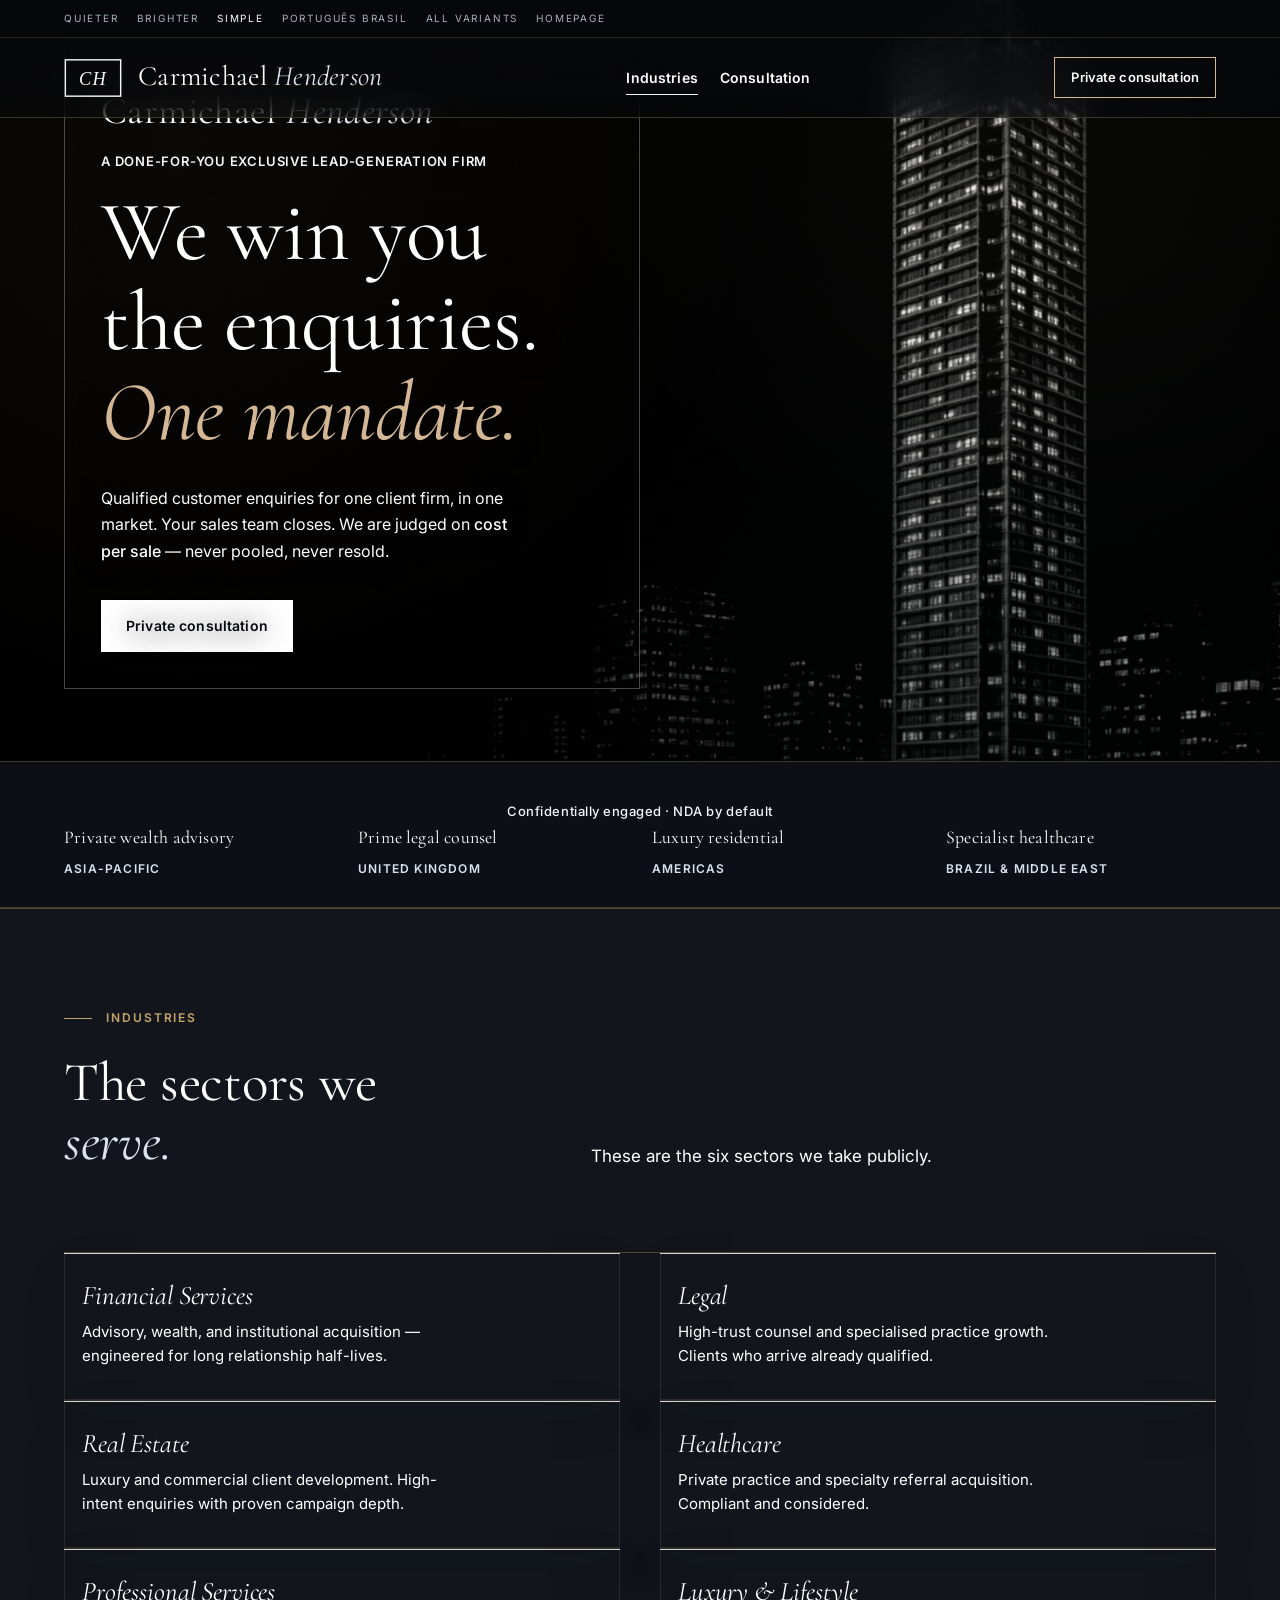
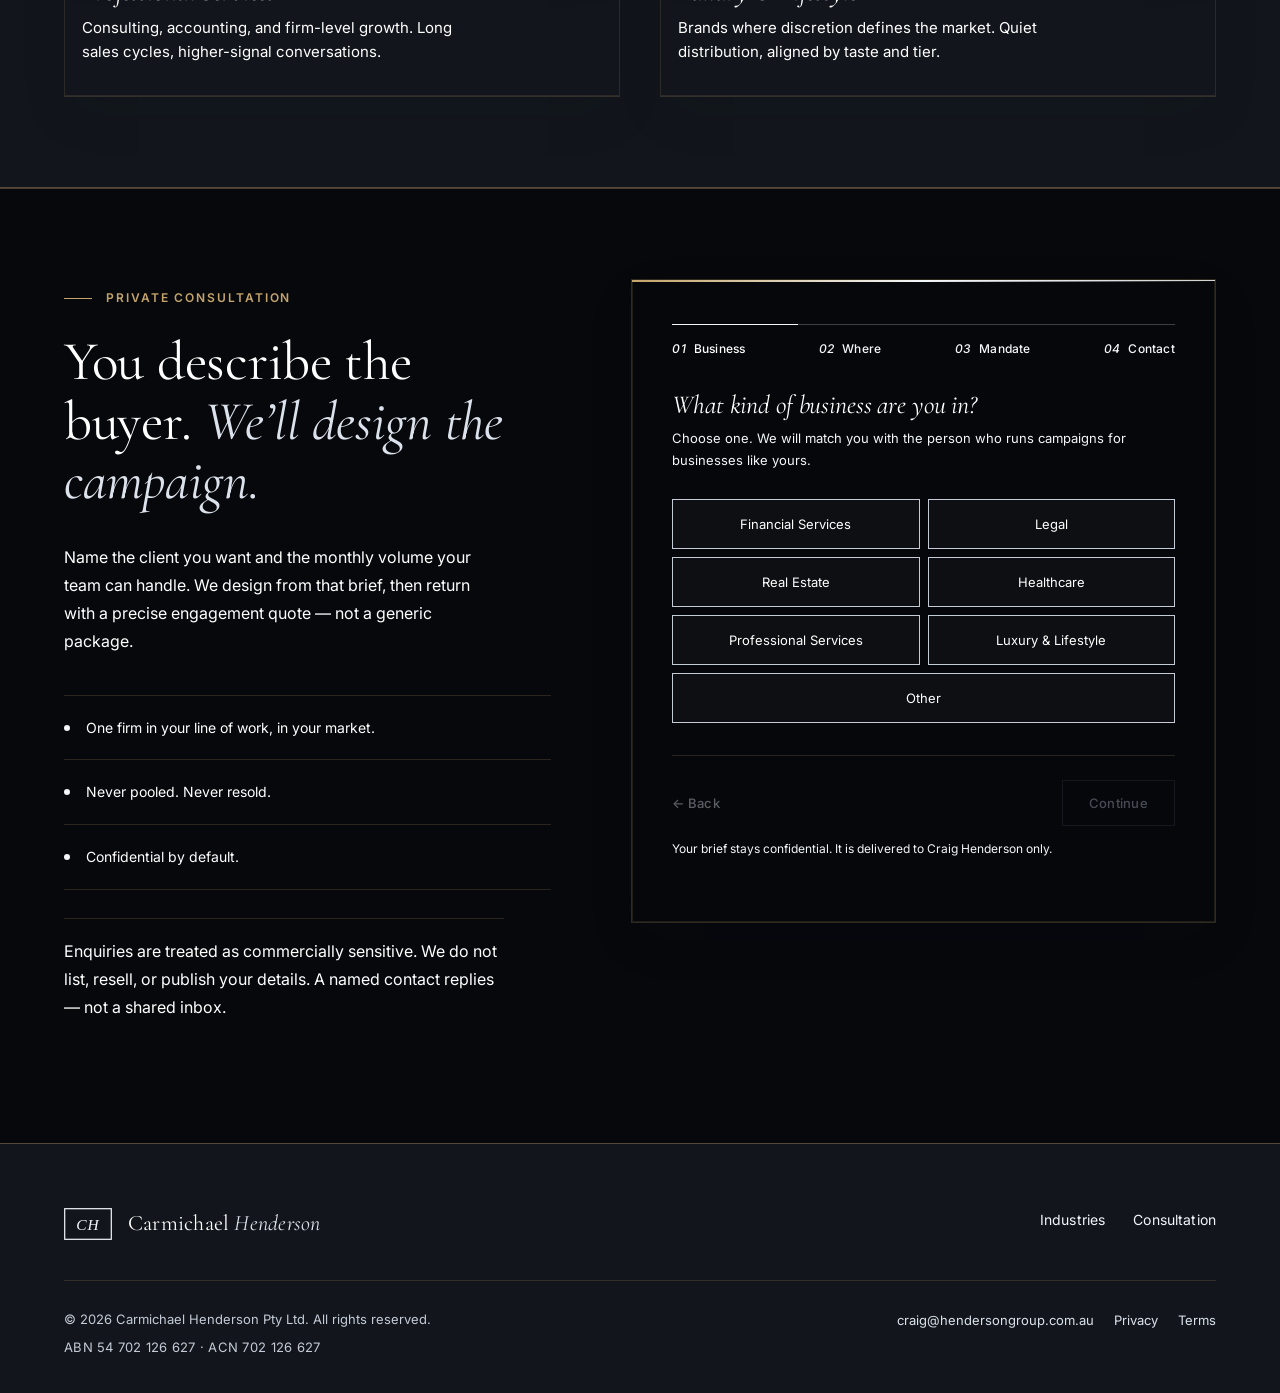
<file: variants/en-simple.html>
<!doctype html>
<html lang="en-AU">
<head>
<meta charset="utf-8">
<meta name="viewport" content="width=device-width, initial-scale=1">
<title>Carmichael Henderson — Simple</title>
<meta name="description" content="The shortest Carmichael Henderson page: industries, consultation. One firm. One market.">
<meta name="theme-color" content="#07080b">
<link rel="canonical" href="https://craighenderson69ch-pixel.github.io/henderson-group/variants/en-simple.html">
<link rel="icon" type="image/svg+xml" href="../favicon.svg">
<link rel="apple-touch-icon" href="../favicon.svg">

<meta property="og:type" content="website">
<meta property="og:title" content="Carmichael Henderson — Simple">
<meta property="og:description" content="The shortest Carmichael Henderson page: industries, consultation. One firm. One market.">
<meta property="og:image" content="../assets/og-image.jpg">
<meta property="og:url" content="https://craighenderson69ch-pixel.github.io/henderson-group/variants/en-simple.html">
<meta name="twitter:card" content="summary_large_image">
<meta name="twitter:title" content="Carmichael Henderson — Simple">
<meta name="twitter:description" content="The shortest Carmichael Henderson page: industries, consultation. One firm. One market.">
<meta name="twitter:image" content="../assets/og-image.jpg">

<link rel="preconnect" href="https://fonts.googleapis.com">
<link rel="preconnect" href="https://fonts.gstatic.com" crossorigin>
<link rel="stylesheet" href="https://fonts.googleapis.com/css2?family=Cormorant+Garamond:ital,wght@0,400;0,500;0,600;1,400;1,500&family=Inter:wght@400;500;600&family=JetBrains+Mono:wght@400;500&display=swap">
<link rel="stylesheet" href="../css/styles.css?v=ch-grok3">
<link rel="stylesheet" href="../css/variants.css?v=ch-grok3">
<script type="application/ld+json">
{
  "@context": "https://schema.org",
  "@type": "Organization",
  "name": "Carmichael Henderson",
  "legalName": "Carmichael Henderson Pty Ltd",
  "url": "https://craighenderson69ch-pixel.github.io/henderson-group/",
  "email": "craig@hendersongroup.com.au",
  "description": "The shortest Carmichael Henderson page: industries, consultation. One firm. One market.",
  "slogan": "One firm. One market. Worldwide.",
  "founder": { "@type": "Person", "name": "Craig Henderson", "jobTitle": "Founder & CEO" }
}
</script>
</head>
<body class="theme-simple">
<a class="skip-link" href="#main">Skip to content</a>
<nav class="variant-switcher" aria-label="Page variants"><a href="en-quiet.html">Quieter</a> <a href="en-bright.html">Brighter</a> <a href="en-simple.html" aria-current="page">Simple</a> <a href="pt-br.html">Português Brasil</a> <a href="index.html">All variants</a> <a href="../index.html">Homepage</a></nav>

<header class="nav">
  <a href="#top" class="brand">
    <span class="brand-mark" aria-hidden="true">
      <svg viewBox="0 0 48 32" width="40" height="27" focusable="false">
        <rect x="0.7" y="0.7" width="46.6" height="30.6" fill="none" stroke="currentColor" stroke-width="1.2"/>
        <text x="24" y="22" text-anchor="middle" font-family="Georgia, 'Times New Roman', Times, serif" font-style="italic" font-size="15.5" fill="currentColor" letter-spacing="1.1">CH</text>
      </svg>
    </span>
    <span>
      <span class="brand-name">Carmichael <em>Henderson</em></span>
      <span class="brand-sub">Worldwide</span>
    </span>
  </a>
  <nav class="nav-links" aria-label="Primary">
    <a href="#industries">Industries</a>
    <a href="#consult">Consultation</a>
  </nav>
  <a class="nav-cta" href="#consult">Private consultation</a>
  <button class="nav-mobile-toggle" type="button" aria-label="Menu" aria-expanded="false">Menu</button>
</header>

<main id="main">
<section class="hero" id="top">
  <div class="hero-bg">
    <picture class="hero-still hero-still-primary">
      <source srcset="../assets/hero-skyline.webp" type="image/webp">
      <img src="../assets/hero-skyline.jpg" alt="" fetchpriority="high" width="1280" height="720">
    </picture>
  </div>
  <div class="hero-content">
    <p class="hero-brand serif">Carmichael <em>Henderson</em></p>
    <p class="hero-identity">A done-for-you exclusive lead-generation firm</p>
    <h1 class="hero-headline serif">
      We win you the enquiries.<br>
      <span class="accent">One mandate.</span>
    </h1>
    <p class="hero-desc">
      Qualified customer enquiries for one client firm, in one market. Your sales team closes. We are judged on <strong>cost per sale</strong> — never pooled, never resold.
    </p>
    <div class="hero-actions">
      <a class="hero-cta" href="#consult">Private consultation</a>
    </div>
  </div>
</section>

<section class="trust-strip" aria-label="Firm identity">
  <div class="trust-strip-label">Confidentially engaged · NDA by default</div>
  <div class="markets-row">
    <div class="markets-item">Private wealth advisory<span>Asia-Pacific</span></div>
    <div class="markets-item">Prime legal counsel<span>United Kingdom</span></div>
    <div class="markets-item">Luxury residential<span>Americas</span></div>
    <div class="markets-item">Specialist healthcare<span>Brazil &amp; Middle East</span></div>
  </div>
</section>

<section class="section industries" id="industries">
  <div class="container">
    <div class="section-head">
      <div class="section-head-left">
        <div class="eyebrow reveal">Industries</div>
        <h2 class="serif reveal reveal-delay-1">The sectors we <em>serve.</em></h2>
      </div>
      <p class="section-head-right reveal reveal-delay-2">
        These are the six sectors we take publicly.
      </p>
    </div>
    <div class="industry-grid">
      <a class="industry-card reveal" href="#consult">
        <div class="industry-body">
          <h4 class="serif">Financial Services</h4>
          <p>Advisory, wealth, and institutional acquisition — engineered for long relationship half-lives.</p>
        </div>
      </a>
      <a class="industry-card reveal reveal-delay-1" href="#consult">
        <div class="industry-body">
          <h4 class="serif">Legal</h4>
          <p>High-trust counsel and specialised practice growth. Clients who arrive already qualified.</p>
        </div>
      </a>
      <a class="industry-card reveal" href="#consult">
        <div class="industry-body">
          <h4 class="serif">Real Estate</h4>
          <p>Luxury and commercial client development. High-intent enquiries with proven campaign depth.</p>
        </div>
      </a>
      <a class="industry-card reveal reveal-delay-1" href="#consult">
        <div class="industry-body">
          <h4 class="serif">Healthcare</h4>
          <p>Private practice and specialty referral acquisition. Compliant and considered.</p>
        </div>
      </a>
      <a class="industry-card reveal reveal-delay-1" href="#consult">
        <div class="industry-body">
          <h4 class="serif">Professional Services</h4>
          <p>Consulting, accounting, and firm-level growth. Long sales cycles, higher-signal conversations.</p>
        </div>
      </a>
      <a class="industry-card reveal reveal-delay-2" href="#consult">
        <div class="industry-body">
          <h4 class="serif">Luxury & Lifestyle</h4>
          <p>Brands where discretion defines the market. Quiet distribution, aligned by taste and tier.</p>
        </div>
      </a>
    </div>
  </div>
</section>


<section class="section consult" id="consult">
  <div class="container">
    <div class="consult-grid">
      <div class="consult-copy">
        <div class="eyebrow reveal">Private Consultation</div>
        <h2 class="serif reveal reveal-delay-1">You describe the buyer. <em>We’ll design the campaign.</em></h2>
        <p class="reveal reveal-delay-2">
          Name the client you want and the monthly volume your team can handle. We design from that brief, then return with a precise engagement quote — not a generic package.
        </p>
        <ul class="consult-list reveal reveal-delay-3">
          <li>One firm in your line of work, in your market.</li>
          <li>Never pooled. Never resold.</li>
          <li>Confidential by default.</li>
        </ul>
        <p class="consult-privacy reveal">Enquiries are treated as commercially sensitive. We do not list, resell, or publish your details. A named contact replies — not a shared inbox.</p>
      </div>
      <div class="form-shell reveal reveal-delay-2">
        <div class="form-progress">
          <div class="form-progress-bar" role="progressbar" aria-valuemin="1" aria-valuemax="4" aria-valuenow="1" aria-label="Consultation step"><div class="form-progress-fill" style="width: 25%"></div></div>
          <div class="form-progress-labels">
            <span class="active"><em>01</em> Business</span>
            <span><em>02</em> Where</span>
            <span><em>03</em> Mandate</span>
            <span><em>04</em> Contact</span>
          </div>
        </div>

        <div class="form-step active" data-step="1">
          <h3 class="serif">What kind of business are you in?</h3>
          <div class="form-step-hint">Choose one. We will match you with the person who runs campaigns for businesses like yours.</div>
          <div class="radio-grid" id="industry-grid">
            <button type="button" class="radio-tile" data-value="Financial Services">Financial Services</button>
            <button type="button" class="radio-tile" data-value="Legal">Legal</button>
            <button type="button" class="radio-tile" data-value="Real Estate">Real Estate</button>
            <button type="button" class="radio-tile" data-value="Healthcare">Healthcare</button>
            <button type="button" class="radio-tile" data-value="Professional Services">Professional Services</button>
            <button type="button" class="radio-tile" data-value="Luxury & Lifestyle">Luxury & Lifestyle</button>
            <button type="button" class="radio-tile radio-tile-other" data-value="Other">Other</button>
          </div>
          <div class="field-err" data-err="industry"></div>
        </div>

        <div class="form-step" data-step="2">
          <h3 class="serif">Where is your firm based?</h3>
          <div class="form-step-hint">Type to search. Brazil is included — along with Australia, the UK, Europe, Asia, the United States, and Canada.</div>
          <div class="combo" data-field="country">
            <input class="combo-input" name="country" type="text" placeholder="Search country or region…" autocomplete="country-name">
            <div class="combo-list"></div>
          </div>
          <div class="field-err" data-err="country"></div>
        </div>

        <div class="form-step" data-step="3">
          <h3 class="serif">Design your client.</h3>
          <div class="form-step-hint">This is the brief we design from. Name the buyer, the market they sit in, and what makes an enquiry qualified. Volume is the volume your team can handle — not a result we claim.</div>

          <div class="brief-item">
            <div class="brief-kicker">01 · Volume</div>
            <div class="field">
              <label>Monthly volume your team can handle</label>
              <p class="field-help">Capacity your team can work — not claimed results. We size the campaign to this band.</p>
              <div class="pill-row pill-row-capacity" data-pillgroup="leadCapacity">
                <button type="button" class="pill" data-value="200–500 a month">200–500 / month</button>
                <button type="button" class="pill" data-value="500–1,000 a month">500–1,000 / month</button>
                <button type="button" class="pill" data-value="1,000–2,500 a month">1,000–2,500 / month</button>
                <button type="button" class="pill" data-value="2,500–5,000 a month">2,500–5,000 / month</button>
                <button type="button" class="pill" data-value="5,000–10,000 a month">5,000–10,000 / month</button>
              </div>
              <div class="field-err" data-err="leadCapacity"></div>
            </div>
          </div>

          <div class="brief-item">
            <div class="brief-kicker">02 · Buyer</div>
            <div class="field">
              <label for="buyerWho">Buyer who</label>
              <p class="field-help">Who you want to speak to — role, situation, or type. Keep it short.</p>
              <textarea class="input brief-short" id="buyerWho" name="buyerWho" rows="3" placeholder="e.g. principals of established practices already looking to change firm"></textarea>
              <div class="field-err" data-err="buyerWho"></div>
            </div>
          </div>

          <div class="brief-item">
            <div class="brief-kicker">03 · Buyer market</div>
            <div class="field">
              <label for="buyerMarket">Where those buyers are</label>
              <p class="field-help">City, region, or country of the demand — not just where the firm sits.</p>
              <input class="input" id="buyerMarket" name="buyerMarket" type="text" placeholder="e.g. São Paulo · east Sydney · UK-wide" autocomplete="off">
              <div class="field-err" data-err="buyerMarket"></div>
            </div>
          </div>

          <div class="brief-item">
            <div class="brief-kicker">04 · Qualified when</div>
            <div class="field">
              <label>What makes an enquiry qualified</label>
              <p class="field-help">Select every rule that must be true before we send it. Add a note if you need to spell one out.</p>
              <div class="pill-row" data-pillgroup="qualification" data-multiselect="true">
                <button type="button" class="pill" data-value="Already searching">Already searching</button>
                <button type="button" class="pill" data-value="Ready this month">Ready this month</button>
                <button type="button" class="pill" data-value="Licensed">Licensed</button>
                <button type="button" class="pill" data-value="Minimum ticket">Minimum ticket</button>
                <button type="button" class="pill" data-value="Exclusive to our firm">Exclusive to our firm</button>
                <button type="button" class="pill" data-value="Other">Other</button>
              </div>
              <div class="field-err" data-err="qualification"></div>
              <label for="qualificationNote">Qualification note (optional)</label>
              <textarea class="input brief-short" id="qualificationNote" name="qualificationNote" rows="2" placeholder="e.g. already in-market this month, or licensed in the buyer’s state"></textarea>
            </div>
          </div>

          <div class="brief-item">
            <div class="brief-kicker">05 · Never send</div>
            <div class="field">
              <label for="hardRejects">Hard rejects (optional)</label>
              <p class="field-help">What we should never send.</p>
              <input class="input" id="hardRejects" name="hardRejects" type="text" placeholder="e.g. other firms’ existing clients, out-of-area, not ready this quarter" autocomplete="off">
            </div>
          </div>
        </div>

        <div class="form-step" data-step="4">
          <h3 class="serif">How should we reach you?</h3>
          <div class="form-step-hint">We respond personally within one business day. Your details are never shared.</div>
          <div class="field-row">
            <div class="field">
              <label for="fullName">Full name</label>
              <input class="input" id="fullName" name="fullName" type="text" placeholder="Your full name" autocomplete="name">
              <div class="field-err" data-err="fullName"></div>
            </div>
            <div class="field">
              <label for="firmName">Firm name</label>
              <input class="input" id="firmName" name="firmName" type="text" placeholder="Company or practice" autocomplete="organization">
              <div class="field-err" data-err="firmName"></div>
            </div>
          </div>
          <div class="field-row">
            <div class="field">
              <label for="email">Email</label>
              <input class="input" id="email" name="email" type="email" placeholder="you@firm.com" autocomplete="email">
              <div class="field-err" data-err="email"></div>
            </div>
            <div class="field">
              <label for="phone">Phone</label>
              <input class="input" id="phone" name="phone" type="tel" placeholder="+61 4xx xxx xxx" autocomplete="tel">
              <div class="field-err" data-err="phone"></div>
            </div>
          </div>
          <div class="field">
            <label>Preferred contact channel (optional)</label>
            <div class="pill-row" data-pillgroup="preferredChannel">
              <button type="button" class="pill" data-value="Email">Email</button>
              <button type="button" class="pill" data-value="Phone">Phone</button>
              <button type="button" class="pill" data-value="WhatsApp">WhatsApp</button>
              <button type="button" class="pill" data-value="Signal">Signal</button>
            </div>
          </div>
          <div class="field">
            <label>Best time to reach you (optional)</label>
            <div class="pill-row" data-pillgroup="preferredTime">
              <button type="button" class="pill" data-value="Mornings">Mornings</button>
              <button type="button" class="pill" data-value="Afternoons">Afternoons</button>
              <button type="button" class="pill" data-value="Evenings">Evenings</button>
              <button type="button" class="pill" data-value="Weekends">Weekends</button>
            </div>
          </div>
          <div class="review-list"></div>
          <label class="check">
            <input type="checkbox" name="nda">
            <span class="check-text">
              <strong>Confidentiality acknowledgement.</strong> I understand this enquiry will be treated in confidence. Carmichael Henderson will not share my details with third parties without written consent, and I consent to being contacted through the channel I have selected.
            </span>
          </label>
          <div class="field-err" data-err="nda"></div>
          <div class="honeypot" aria-hidden="true">
            <label>Website (leave blank)<input type="text" name="hp_website" tabindex="-1" autocomplete="off"></label>
          </div>
        </div>

        <div class="form-success">
          <div class="success-mark" aria-hidden="true">✓</div>
          <h3 class="serif">Request received.</h3>
          <p>Your enquiry has been logged under reference <strong class="submission-id"></strong> and routed to Craig Henderson at Carmichael Henderson. Expect a personal reply within one business day.</p>
          <div class="next-steps">
            <h4>What happens next</h4>
            <ol>
              <li>We read the brief and the volume your team can handle.</li>
              <li>We design the campaign around that brief.</li>
              <li>You get a personal reply with a precise engagement quote.</li>
            </ol>
          </div>
          <p class="success-contact">Direct line: <a href="mailto:craig@hendersongroup.com.au">craig@hendersongroup.com.au</a></p>
        </div>

        <div class="form-actions">
          <button type="button" class="btn-back" disabled>← Back</button>
          <button type="button" class="btn-next is-ghost" disabled aria-disabled="true">Continue →</button>
        </div>
        <p class="form-reassure">Your brief stays confidential. It is delivered to Craig Henderson only.</p>
        <div class="form-status" role="status" aria-live="polite"></div>

      </div>
    </div>
  </div>
</section>
</main>

<footer class="footer">
  <div class="footer-top">
    <div class="brand">
      <span class="brand-mark" aria-hidden="true">
      <svg viewBox="0 0 48 32" width="40" height="27" focusable="false">
        <rect x="0.7" y="0.7" width="46.6" height="30.6" fill="none" stroke="currentColor" stroke-width="1.2"/>
        <text x="24" y="22" text-anchor="middle" font-family="Georgia, 'Times New Roman', Times, serif" font-style="italic" font-size="15.5" fill="currentColor" letter-spacing="1.1">CH</text>
      </svg>
    </span>
      <span>
        <span class="brand-name">Carmichael <em>Henderson</em></span>
      </span>
    </div>
    <nav class="footer-nav" aria-label="Footer">
      <a href="#industries">Industries</a>
            <a href="#consult">Consultation</a>
    </nav>
  </div>
  <div class="footer-bottom">
    <div class="footer-legal">
      <div>© 2026 Carmichael Henderson Pty Ltd. All rights reserved.</div>
      <p class="footer-ids">ABN 54 702 126 627 · ACN 702 126 627</p>
    </div>
    <div class="legal">
      <a href="mailto:craig@hendersongroup.com.au">craig@hendersongroup.com.au</a>
      <a href="../privacy.html">Privacy</a>
      <a href="../terms.html">Terms</a>
          </div>
  </div>
</footer>

<script src="../js/countries.js"></script>
<script src="../js/form.js?v=ch-grok3"></script>
<script src="../js/animations.js"></script>
</body>
</html>
</file>
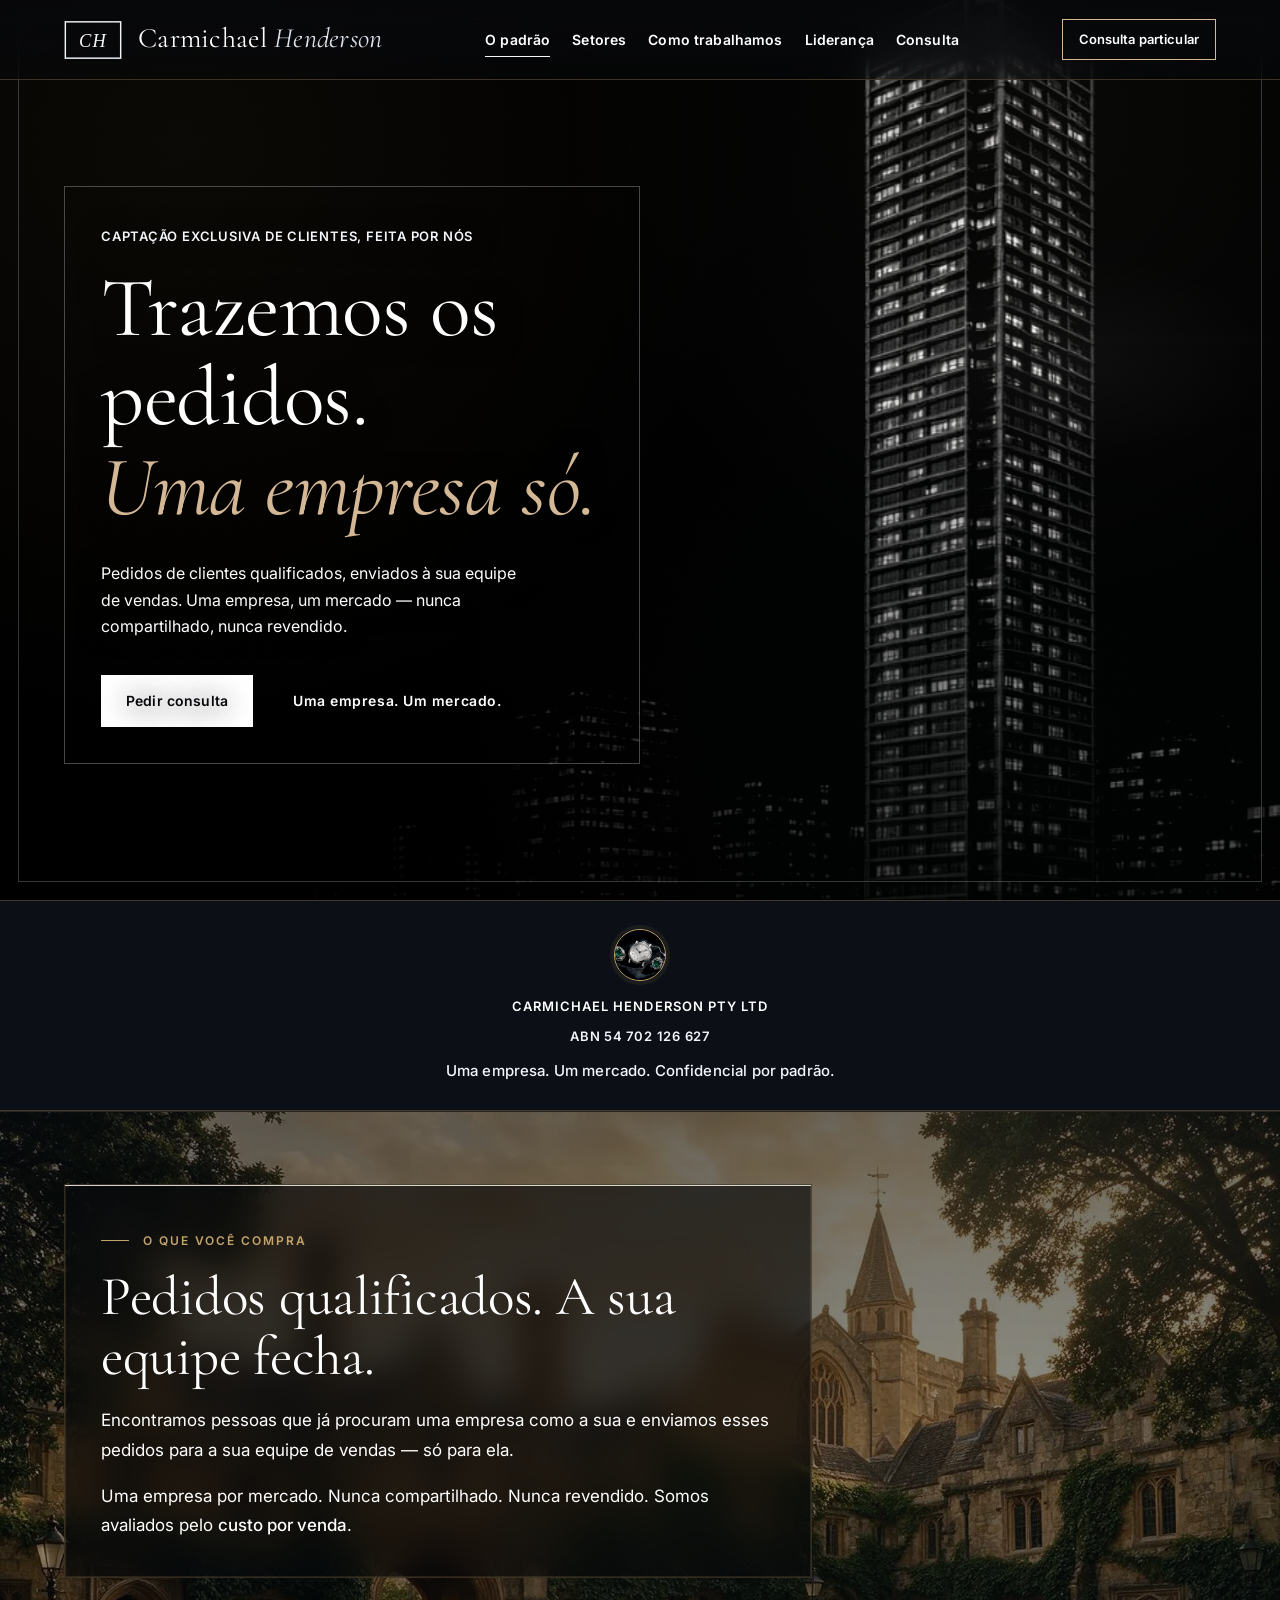
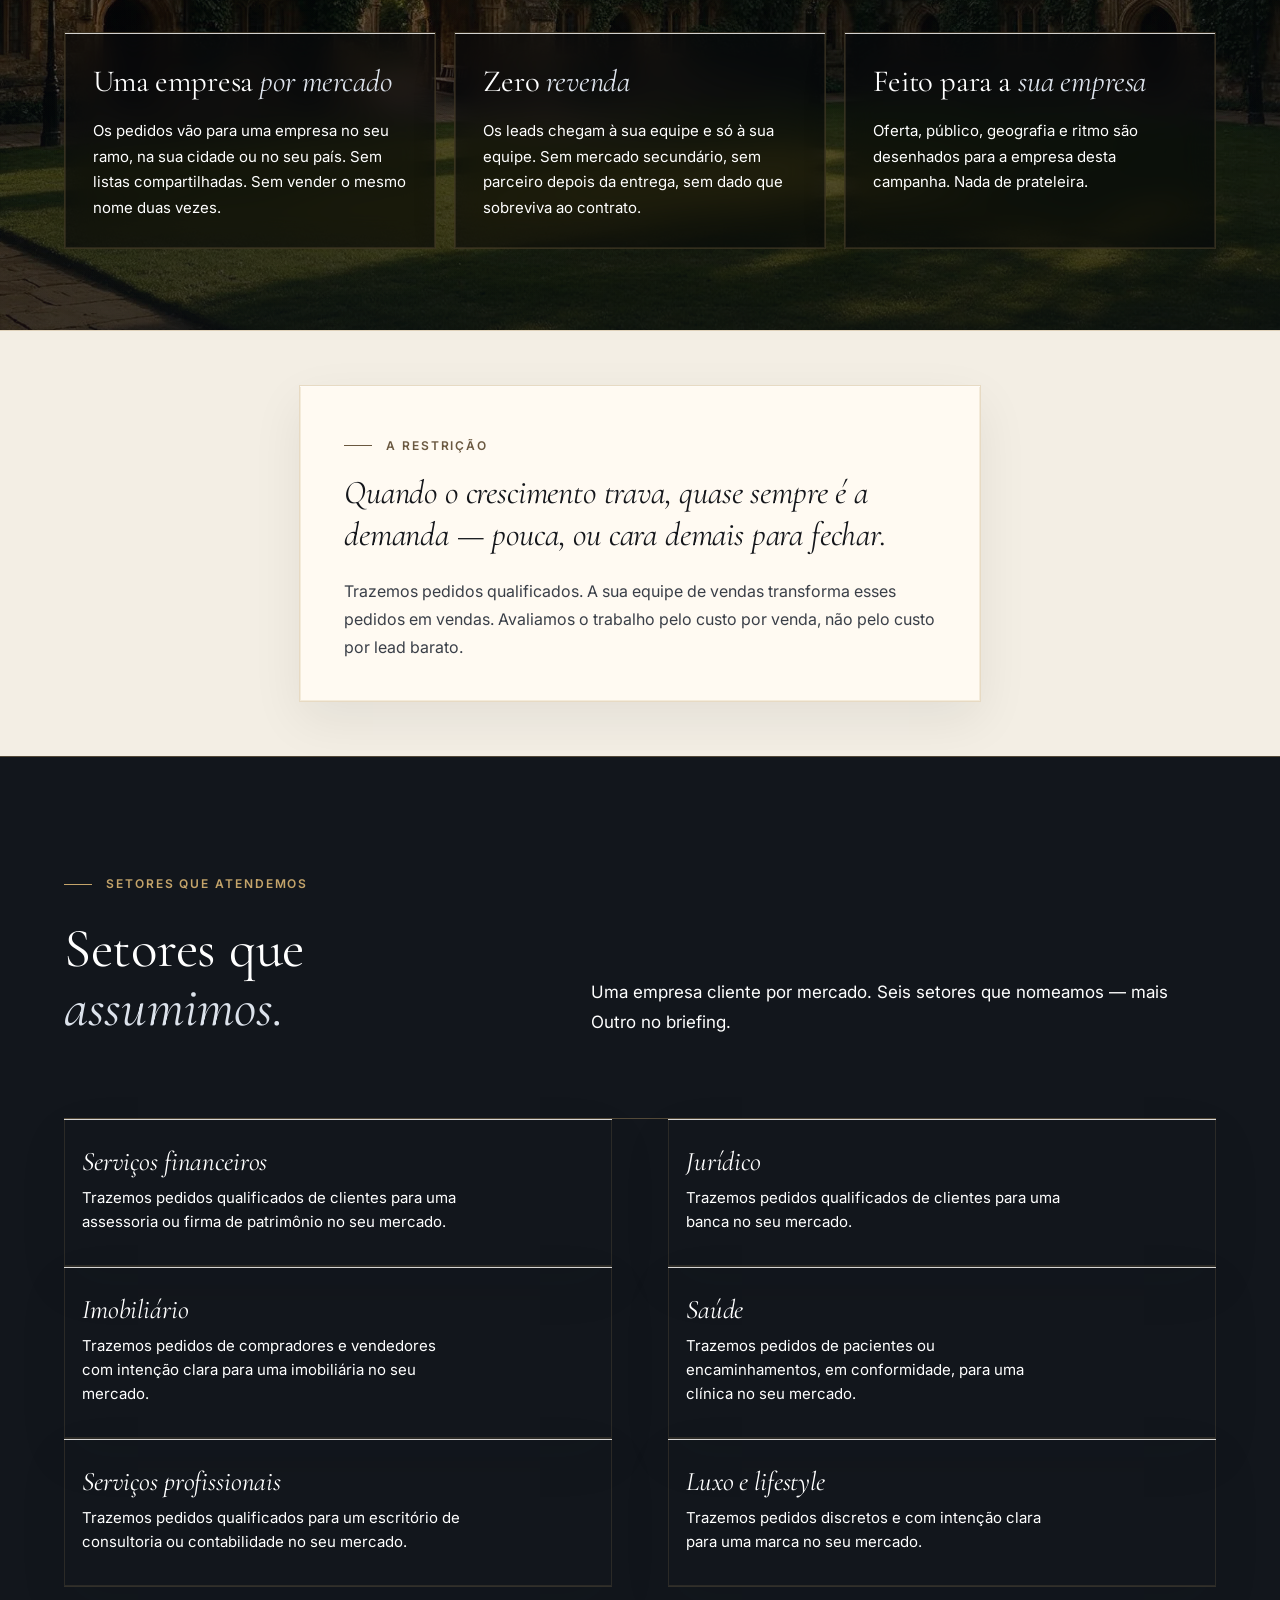
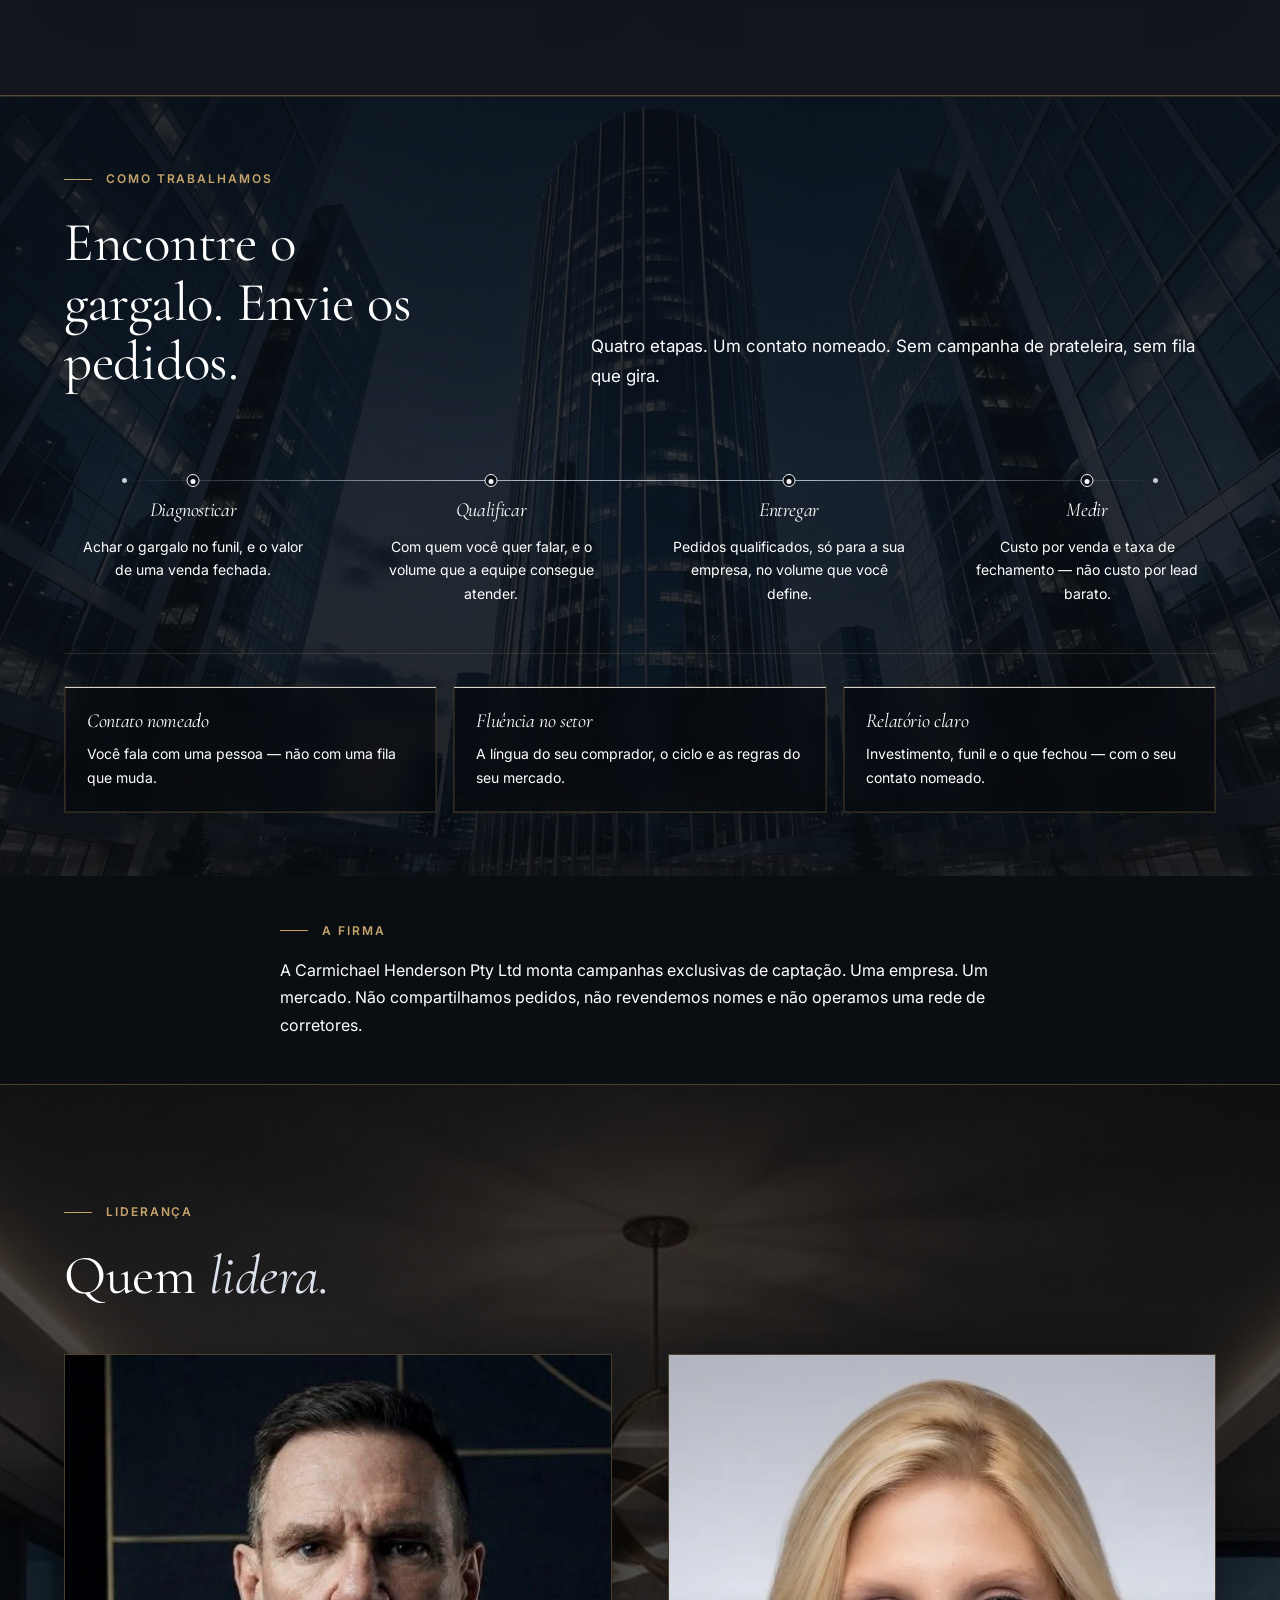
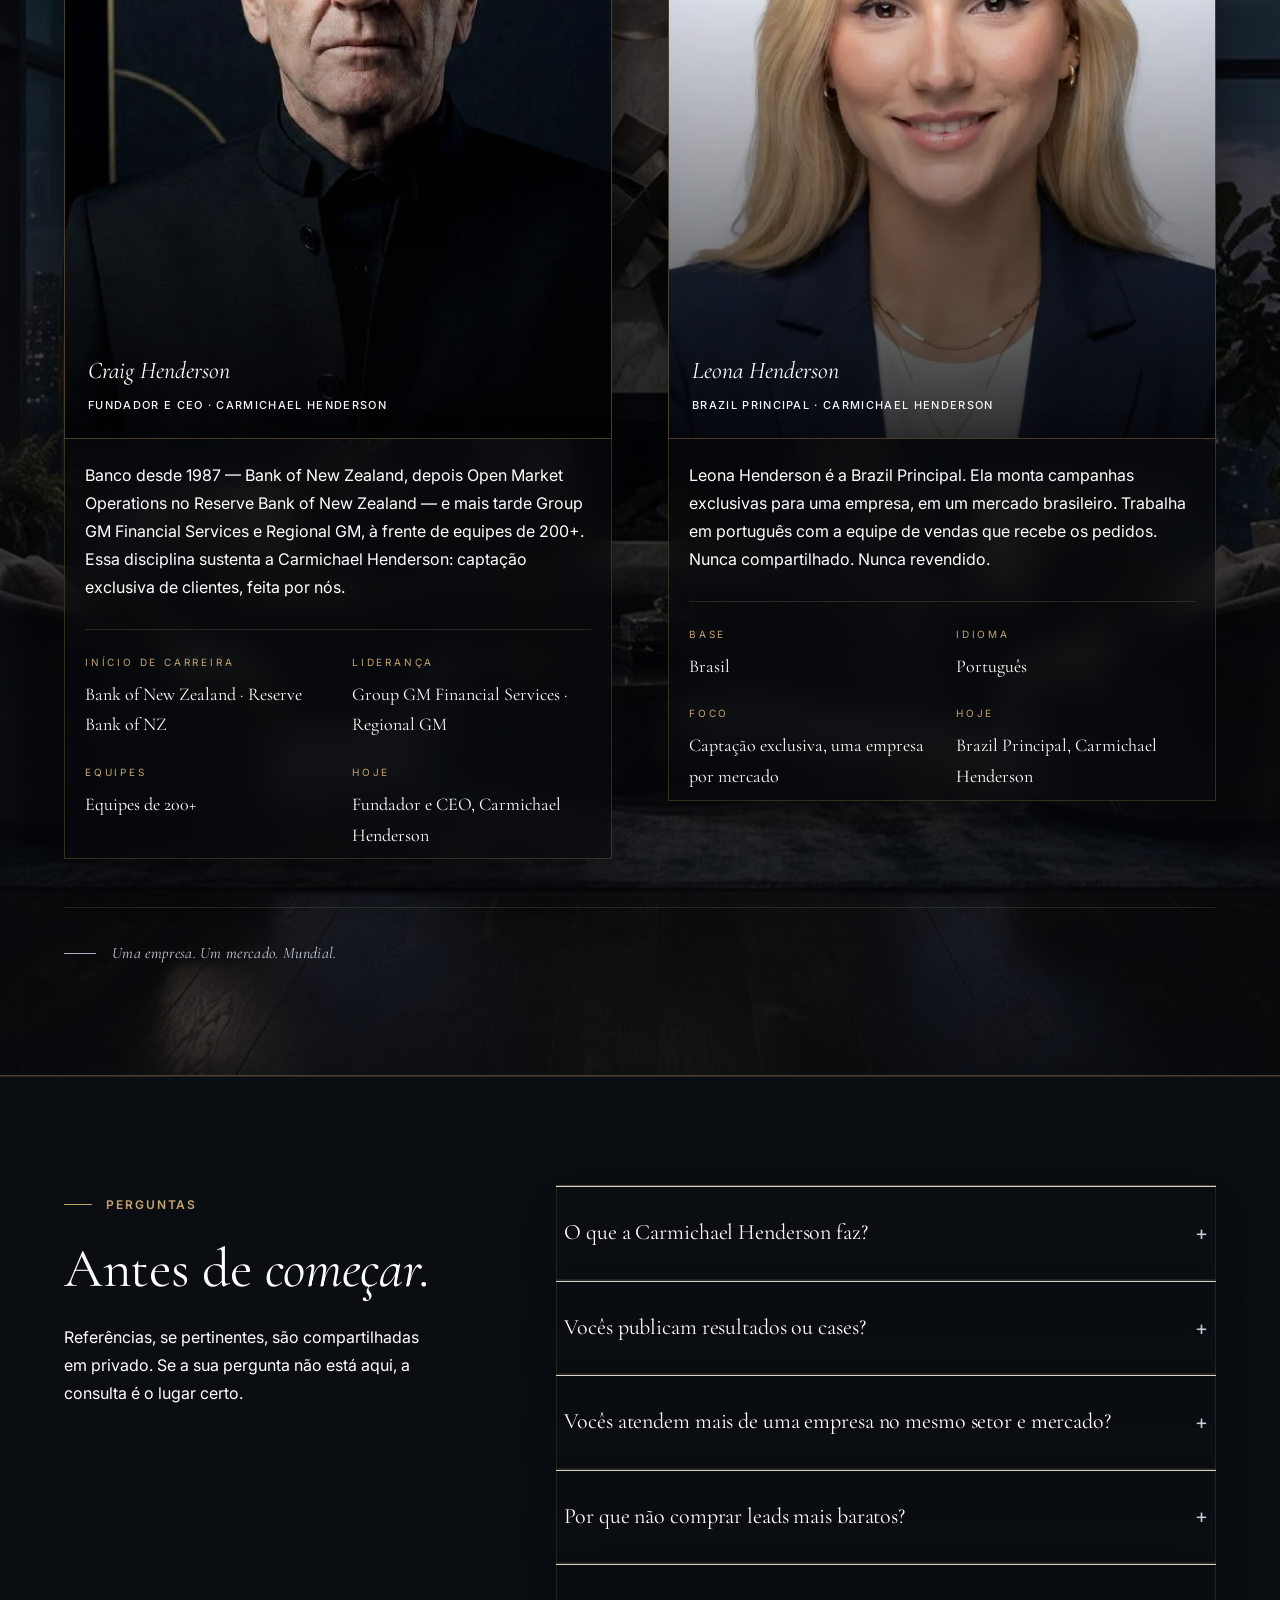
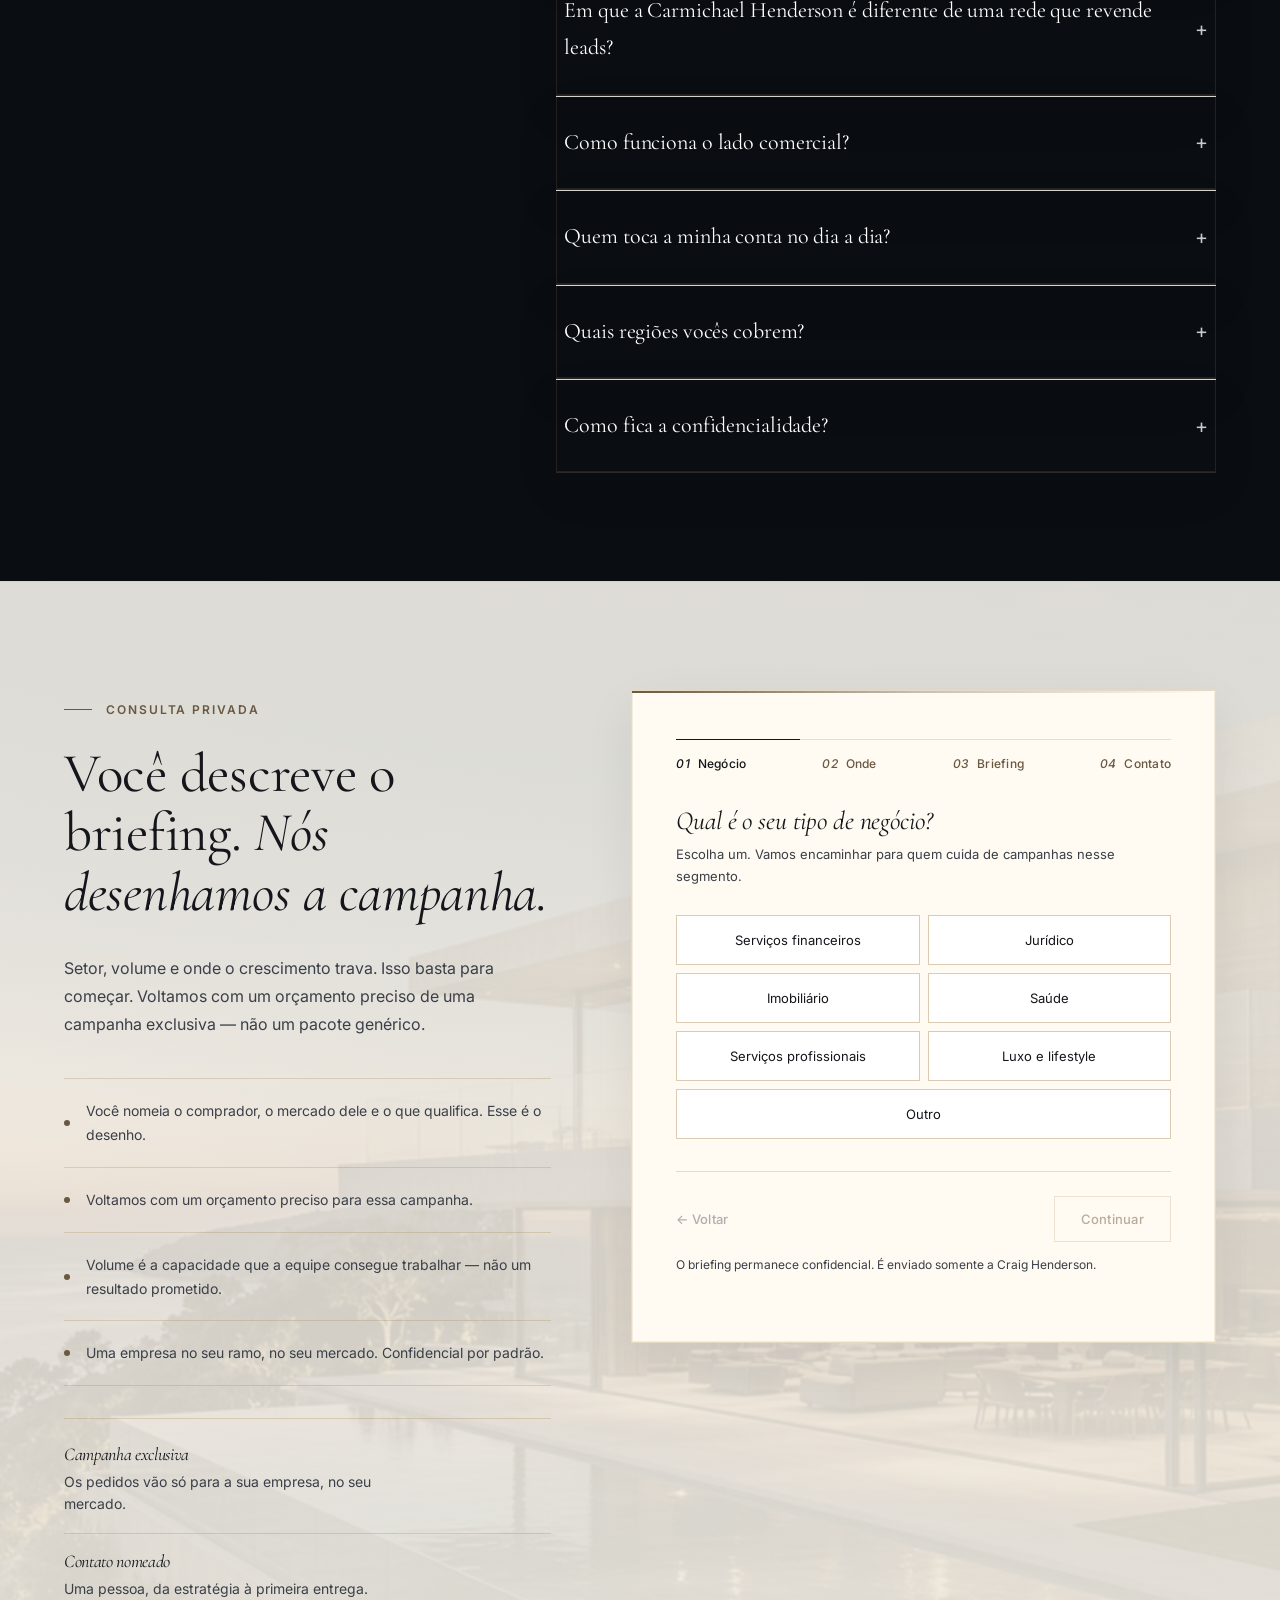
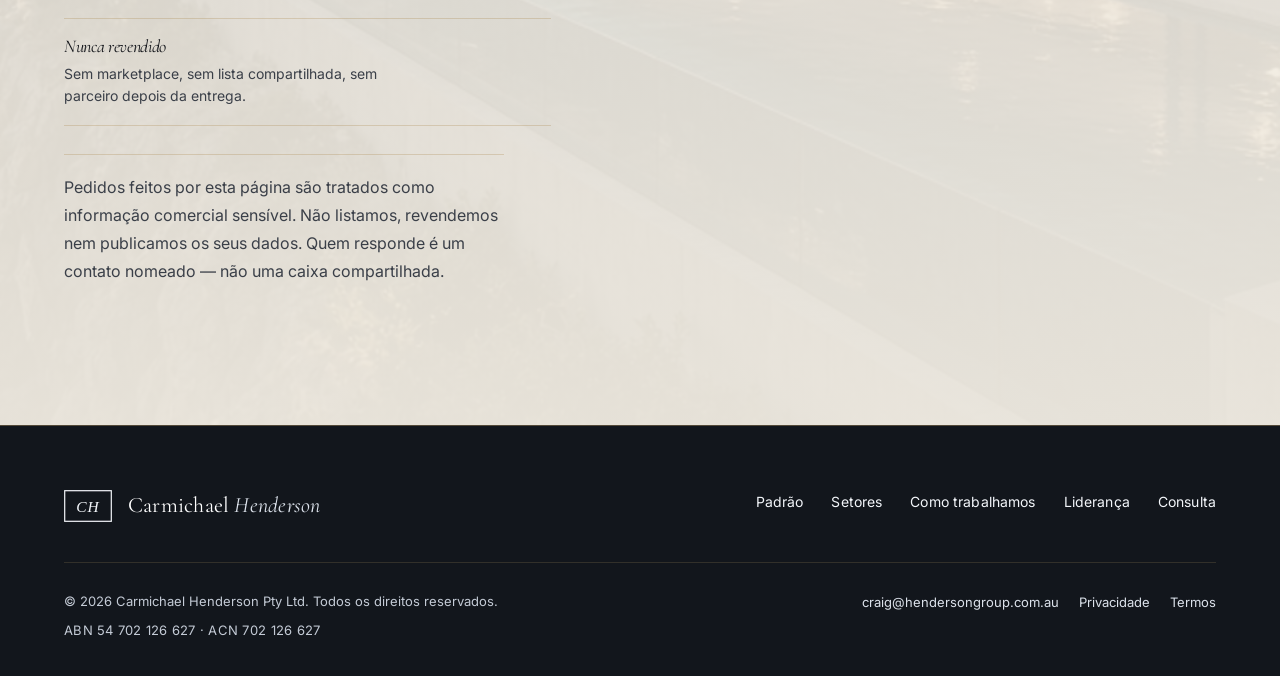
<file: variants/pt-br.html>
<!doctype html>
<html lang="pt-BR">
<head>
<meta charset="utf-8">
<meta name="viewport" content="width=device-width, initial-scale=1">
<title>Carmichael Henderson — Captação exclusiva de clientes, feita por nós</title>
<meta name="description" content="A Carmichael Henderson é uma firma de captação exclusiva de clientes — feita por nós. Trazemos pedidos de clientes qualificados para uma empresa, em um mercado. A equipe de vendas fecha. Avaliados pelo custo por venda — nunca compartilhado, nunca revendido.">
<meta name="theme-color" content="#0a0d12">
<link rel="canonical" href="https://hendersongroup.com.au/variants/pt-br.html">
<link rel="alternate" hreflang="pt-BR" href="https://hendersongroup.com.au/variants/pt-br.html">
<link rel="alternate" hreflang="en-AU" href="https://hendersongroup.com.au/">
<link rel="alternate" hreflang="x-default" href="https://hendersongroup.com.au/">
<link rel="icon" type="image/svg+xml" href="../favicon.svg">
<link rel="apple-touch-icon" href="../favicon.svg">

<meta property="og:type" content="website">
<meta property="og:title" content="Carmichael Henderson — Captação exclusiva de clientes, feita por nós">
<meta property="og:description" content="Firma de captação exclusiva de clientes — feita por nós. Trazemos pedidos de clientes qualificados para uma empresa, em um mercado. A equipe de vendas fecha. Avaliados pelo custo por venda — nunca compartilhado, nunca revendido.">
<meta property="og:image" content="https://hendersongroup.com.au/assets/og-image.jpg">
<meta property="og:url" content="https://hendersongroup.com.au/variants/pt-br.html">
<meta name="twitter:card" content="summary_large_image">
<meta name="twitter:title" content="Carmichael Henderson — Captação exclusiva de clientes, feita por nós">
<meta name="twitter:description" content="Captação exclusiva de clientes — feita por nós. Pedidos qualificados para uma empresa, em um mercado. A equipe de vendas fecha. Avaliados pelo custo por venda — nunca compartilhado, nunca revendido.">
<meta name="twitter:image" content="https://hendersongroup.com.au/assets/og-image.jpg">

<link rel="preconnect" href="https://fonts.googleapis.com">
<link rel="preconnect" href="https://fonts.gstatic.com" crossorigin>
<link rel="stylesheet" href="https://fonts.googleapis.com/css2?family=Cormorant+Garamond:ital,wght@0,400;0,500;0,600;1,400;1,500&family=Inter:wght@400;500;600&family=JetBrains+Mono:wght@400;500&display=swap">
<link rel="stylesheet" href="../css/styles.css?v=ch-grok3">
<link rel="stylesheet" href="../css/variants.css?v=ch-grok3">
<script type="application/ld+json">
{
  "@context": "https://schema.org",
  "@type": "Organization",
  "name": "Carmichael Henderson",
  "legalName": "Carmichael Henderson Pty Ltd",
  "url": "https://hendersongroup.com.au/",
  "email": "craig@hendersongroup.com.au",
  "description": "Firma de captação exclusiva de clientes — feita por nós. Trazemos pedidos de clientes qualificados para uma empresa, em um mercado. A equipe de vendas fecha. Avaliados pelo custo por venda — nunca compartilhado, nunca revendido.",
  "slogan": "Uma empresa. Um mercado. Mundial.",
  "founder": { "@type": "Person", "name": "Craig Henderson", "jobTitle": "Founder & CEO" },
  "employee": { "@type": "Person", "name": "Leona Henderson", "jobTitle": "Brazil Principal" }
}
</script>
</head>
<body>
<a class="skip-link" href="#main">Ir para o conteúdo</a>

<header class="nav">
  <a href="#top" class="brand">
    <span class="brand-mark" aria-hidden="true">
      <svg viewBox="0 0 48 32" width="40" height="27" focusable="false">
        <rect x="0.7" y="0.7" width="46.6" height="30.6" fill="none" stroke="currentColor" stroke-width="1.2"/>
        <text x="24" y="22" text-anchor="middle" font-family="Georgia, 'Times New Roman', Times, serif" font-style="italic" font-size="15.5" fill="currentColor" letter-spacing="1.1">CH</text>
      </svg>
    </span>
    <span>
      <span class="brand-name">Carmichael <em>Henderson</em></span>
      <span class="brand-sub">Mundial</span>
    </span>
  </a>
  <nav class="nav-links" aria-label="Primary">
    <a href="#standard">O padrão</a>
    <a href="#industries">Setores</a>
    <a href="#approach">Como trabalhamos</a>
    <a href="#leadership">Liderança</a>
    <a href="#consult">Consulta</a>
  </nav>
  <div class="nav-end">
    <a class="nav-cta" href="#consult"><span class="cta-long">Consulta particular</span><span class="cta-short">Consulta</span></a>
    <button class="nav-mobile-toggle" type="button" aria-label="Menu" aria-expanded="false">Menu</button>
  </div>
</header>
<a class="mobile-consult-bar" href="#consult">Consulta particular</a>

<main id="main">
<section class="hero" id="top">
  <div class="hero-bg">
    <picture class="hero-still hero-still-primary">
      <source srcset="../assets/hero-skyline.webp" type="image/webp">
      <img src="../assets/hero-skyline.jpg" alt="" fetchpriority="high" width="1280" height="720">
    </picture>
    <div class="hero-mesh" aria-hidden="true"></div>
    <div class="hero-leaks" aria-hidden="true"></div>
  </div>
  <div class="hero-frame" aria-hidden="true"></div>
  <div class="hero-content">
    <p class="hero-identity">Captação exclusiva de clientes, feita por nós</p>
    <h1 class="hero-headline serif">
      Trazemos os<br>
      pedidos.<br>
      <span class="accent">Uma empresa só.</span>
    </h1>
    <p class="hero-desc">
      Pedidos de clientes qualificados, enviados à sua equipe de vendas. Uma empresa, um mercado — nunca compartilhado, nunca revendido.
    </p>
    <div class="hero-actions">
      <a class="hero-cta" href="#consult">Pedir consulta</a>
      <div class="hero-meta">Uma empresa. Um mercado.</div>
    </div>
  </div>
</section>

<section class="trust-strip" aria-label="Identidade da firma">
  <div class="trust-jewel" aria-hidden="true">
    <picture>
      <source srcset="../assets/mood-jewel.webp" type="image/webp">
      <img src="../assets/mood-jewel.jpg" alt="" width="900" height="675">
    </picture>
  </div>
  <p class="trust-strip-entity">Carmichael Henderson Pty Ltd</p>
  <p class="trust-strip-abn">ABN 54 702 126 627</p>
  <p class="trust-strip-identity">Uma empresa. Um mercado. Confidencial por padrão.</p>
</section>

<section class="section standard atmosphere atmosphere-courtyard" id="standard">
  <div class="atmosphere-photo" aria-hidden="true">
    <picture>
      <source srcset="../assets/mood-courtyard.webp" type="image/webp">
      <img src="../assets/mood-courtyard.jpg" alt="" loading="lazy" decoding="async" width="1800" height="1350">
    </picture>
  </div>
  <div class="atmosphere-screen" aria-hidden="true"></div>
  <div class="container">
    <div class="define-plate reveal" id="who-we-are">
      <div class="eyebrow">O que você compra</div>
      <h2 class="serif">Pedidos qualificados. A sua equipe fecha.</h2>
      <p>Encontramos pessoas que já procuram uma empresa como a sua e enviamos esses pedidos para a sua equipe de vendas — só para ela.</p>
      <p>Uma empresa por mercado. Nunca compartilhado. Nunca revendido. Somos avaliados pelo <strong>custo por venda</strong>.</p>
    </div>
    <div class="pillars">
      <article class="pillar reveal">
        <h3 class="serif">Uma empresa <em>por mercado</em></h3>
        <p>Os pedidos vão para uma empresa no seu ramo, na sua cidade ou no seu país. Sem listas compartilhadas. Sem vender o mesmo nome duas vezes.</p>
      </article>
      <article class="pillar reveal reveal-delay-1">
        <h3 class="serif">Zero <em>revenda</em></h3>
        <p>Os leads chegam à sua equipe e só à sua equipe. Sem mercado secundário, sem parceiro depois da entrega, sem dado que sobreviva ao contrato.</p>
      </article>
      <article class="pillar reveal reveal-delay-2">
        <h3 class="serif">Feito para a <em>sua empresa</em></h3>
        <p>Oferta, público, geografia e ritmo são desenhados para a empresa desta campanha. Nada de prateleira.</p>
      </article>
    </div>
  </div>
</section>

<section class="section section-compact whisper band-light" id="pipeline" aria-label="Gargalo de crescimento">
  <div class="container">
    <div class="whisper-inner reveal">
      <div class="eyebrow">A restrição</div>
      <p class="whisper-spine serif">Quando o crescimento trava, quase sempre é a demanda — pouca, ou cara demais para fechar.</p>
      <p class="whisper-body">Trazemos pedidos qualificados. A sua equipe de vendas transforma esses pedidos em vendas. Avaliamos o trabalho pelo custo por venda, não pelo custo por lead barato.</p>
    </div>
  </div>
</section>

<section class="section industries" id="industries">
  <div class="container">
    <div class="section-head">
      <div class="section-head-left">
        <div class="eyebrow reveal">Setores que atendemos</div>
        <h2 class="serif reveal reveal-delay-1">Setores que <em>assumimos.</em></h2>
      </div>
      <p class="section-head-right reveal reveal-delay-2">Uma empresa cliente por mercado. Seis setores que nomeamos — mais Outro no briefing.</p>
    </div>
    <div class="industry-grid">
      <a class="industry-card reveal" href="#consult">
        <div class="industry-body">
          <h4 class="serif">Serviços financeiros</h4>
          <p>Trazemos pedidos qualificados de clientes para uma assessoria ou firma de patrimônio no seu mercado.</p>
        </div>
      </a>
      <a class="industry-card reveal reveal-delay-1" href="#consult">
        <div class="industry-body">
          <h4 class="serif">Jurídico</h4>
          <p>Trazemos pedidos qualificados de clientes para uma banca no seu mercado.</p>
        </div>
      </a>
      <a class="industry-card reveal" href="#consult">
        <div class="industry-body">
          <h4 class="serif">Imobiliário</h4>
          <p>Trazemos pedidos de compradores e vendedores com intenção clara para uma imobiliária no seu mercado.</p>
        </div>
      </a>
      <a class="industry-card reveal reveal-delay-1" href="#consult">
        <div class="industry-body">
          <h4 class="serif">Saúde</h4>
          <p>Trazemos pedidos de pacientes ou encaminhamentos, em conformidade, para uma clínica no seu mercado.</p>
        </div>
      </a>
      <a class="industry-card reveal reveal-delay-1" href="#consult">
        <div class="industry-body">
          <h4 class="serif">Serviços profissionais</h4>
          <p>Trazemos pedidos qualificados para um escritório de consultoria ou contabilidade no seu mercado.</p>
        </div>
      </a>
      <a class="industry-card reveal reveal-delay-2" href="#consult">
        <div class="industry-body">
          <h4 class="serif">Luxo e lifestyle</h4>
          <p>Trazemos pedidos discretos e com intenção clara para uma marca no seu mercado.</p>
        </div>
      </a>
    </div>
  </div>
</section>

<section class="section section-compact approach atmosphere atmosphere-plaza" id="approach">
  <div class="approach-bg">
    <picture>
      <source srcset="../assets/hero-plaza.webp" type="image/webp">
      <img src="../assets/hero-plaza.jpg" alt="" loading="lazy" width="2000" height="1500">
    </picture>
  </div>
  <div class="atmosphere-screen" aria-hidden="true"></div>
  <div class="container">
    <div class="section-head">
      <div class="section-head-left">
        <div class="eyebrow reveal">Como trabalhamos</div>
        <h2 class="serif reveal reveal-delay-1">Encontre o gargalo. Envie os pedidos.</h2>
      </div>
      <p class="section-head-right reveal reveal-delay-2">Quatro etapas. Um contato nomeado. Sem campanha de prateleira, sem fila que gira.</p>
    </div>
    <div class="timeline">
      <div class="timeline-track"></div>
      <div class="timeline-steps">
        <div class="tstep">
          <h4>Diagnosticar</h4>
          <p>Achar o gargalo no funil, e o valor de uma venda fechada.</p>
        </div>
        <div class="tstep">
          <h4>Qualificar</h4>
          <p>Com quem você quer falar, e o volume que a equipe consegue atender.</p>
        </div>
        <div class="tstep">
          <h4>Entregar</h4>
          <p>Pedidos qualificados, só para a sua empresa, no volume que você define.</p>
        </div>
        <div class="tstep">
          <h4>Medir</h4>
          <p>Custo por venda e taxa de fechamento — não custo por lead barato.</p>
        </div>
      </div>
    </div>
    <div class="why-strip why-strip-3">
      <div class="why-item reveal">
        <h4>Contato nomeado</h4>
        <p>Você fala com uma pessoa — não com uma fila que muda.</p>
      </div>
      <div class="why-item reveal reveal-delay-1">
        <h4>Fluência no setor</h4>
        <p>A língua do seu comprador, o ciclo e as regras do seu mercado.</p>
      </div>
      <div class="why-item reveal reveal-delay-2">
        <h4>Relatório claro</h4>
        <p>Investimento, funil e o que fechou — com o seu contato nomeado.</p>
      </div>
    </div>
  </div>
</section>

<section class="section section-compact infra" id="firma">
  <div class="container">
    <p class="infra-line reveal">
      <span class="eyebrow">A firma</span>
      A Carmichael Henderson Pty Ltd monta campanhas exclusivas de captação. Uma empresa. Um mercado. Não compartilhamos pedidos, não revendemos nomes e não operamos uma rede de corretores.
    </p>
  </div>
</section>
<section class="section leadership atmosphere atmosphere-penthouse" id="leadership">
  <div class="atmosphere-photo" aria-hidden="true">
    <picture>
      <source srcset="../assets/mood-penthouse.webp" type="image/webp">
      <img src="../assets/mood-penthouse.jpg" alt="" loading="lazy" decoding="async" width="1800" height="1350">
    </picture>
  </div>
  <div class="atmosphere-screen" aria-hidden="true"></div>
  <div class="container">
    <div class="eyebrow reveal">Liderança</div>
    <h2 class="serif reveal reveal-delay-1 leader-heading">Quem <em>lidera.</em></h2>
    <div class="leader-people">
      <article class="leader-card reveal">
        <figure class="leader-photo">
          <div class="leader-photo-frame">
            <img src="../assets/craig-henderson.png" alt="Craig Henderson, Fundador e CEO da Carmichael Henderson" width="1136" height="1418" loading="lazy">
          </div>
          <figcaption class="leader-caption">
            <div class="leader-caption-name">Craig Henderson</div>
            <div class="leader-caption-role">Fundador e CEO · Carmichael Henderson</div>
          </figcaption>
        </figure>
        <div class="leader-card-body">
          <p>Banco desde 1987 — Bank of New Zealand, depois Open Market Operations no Reserve Bank of New Zealand — e mais tarde Group GM Financial Services e Regional GM, à frente de equipes de 200+. Essa disciplina sustenta a Carmichael Henderson: captação exclusiva de clientes, feita por nós.</p>
          <div class="leader-facts">
            <div>
              <div class="leader-fact-label">Início de carreira</div>
              <div class="leader-fact-val">Bank of New Zealand · Reserve Bank of NZ</div>
            </div>
            <div>
              <div class="leader-fact-label">Liderança</div>
              <div class="leader-fact-val">Group GM Financial Services · Regional GM</div>
            </div>
            <div>
              <div class="leader-fact-label">Equipes</div>
              <div class="leader-fact-val">Equipes de 200+</div>
            </div>
            <div>
              <div class="leader-fact-label">Hoje</div>
              <div class="leader-fact-val">Fundador e CEO, Carmichael Henderson</div>
            </div>
          </div>
        </div>
      </article>
      <article class="leader-card reveal reveal-delay-1">
        <figure class="leader-photo">
          <div class="leader-photo-frame">
            <picture>
              <source srcset="../assets/leona-henderson.webp" type="image/webp">
              <img class="leader-photo-leona" src="../assets/leona-henderson.jpg" alt="Leona Henderson, Brazil Principal da Carmichael Henderson" width="900" height="900" loading="lazy">
            </picture>
          </div>
          <figcaption class="leader-caption">
            <div class="leader-caption-name">Leona Henderson</div>
            <div class="leader-caption-role">Brazil Principal · Carmichael Henderson</div>
          </figcaption>
        </figure>
        <div class="leader-card-body">
          <p>Leona Henderson é a Brazil Principal. Ela monta campanhas exclusivas para uma empresa, em um mercado brasileiro. Trabalha em português com a equipe de vendas que recebe os pedidos. Nunca compartilhado. Nunca revendido.</p>
          <div class="leader-facts">
            <div>
              <div class="leader-fact-label">Base</div>
              <div class="leader-fact-val">Brasil</div>
            </div>
            <div>
              <div class="leader-fact-label">Idioma</div>
              <div class="leader-fact-val">Português</div>
            </div>
            <div>
              <div class="leader-fact-label">Foco</div>
              <div class="leader-fact-val">Captação exclusiva, uma empresa por mercado</div>
            </div>
            <div>
              <div class="leader-fact-label">Hoje</div>
              <div class="leader-fact-val">Brazil Principal, Carmichael Henderson</div>
            </div>
          </div>
        </div>
      </article>
    </div>
    <div class="leader-quote reveal">Uma empresa. Um mercado. Mundial.</div>
  </div>
</section>

<section class="section faq" id="faq">
  <div class="container">
    <div class="faq-grid">
      <div>
        <div class="eyebrow reveal">Perguntas</div>
        <h2 class="serif reveal reveal-delay-1">Antes de <em>começar.</em></h2>
        <p class="reveal reveal-delay-2 faq-intro">Referências, se pertinentes, são compartilhadas em privado. Se a sua pergunta não está aqui, a consulta é o lugar certo.</p>
      </div>
      <div class="faq-list reveal reveal-delay-2">
        <details class="faq-item">
          <summary class="serif">O que a Carmichael Henderson faz?</summary>
          <div class="faq-answer">A Carmichael Henderson é uma firma de captação exclusiva de clientes — feita por nós. Trazemos pedidos de clientes qualificados para uma empresa, em um mercado. A sua equipe de vendas fecha. Somos avaliados pelo custo por venda — nunca compartilhado, nunca revendido.</div>
        </details>
        <details class="faq-item">
          <summary class="serif">Vocês publicam resultados ou cases?</summary>
          <div class="faq-answer">Não. Não publicamos resultados de clientes, números de pipeline nem retorno sobre investimento. Os contratos estão cobertos por NDA. Se uma referência for pertinente ao seu setor e mercado, ela é compartilhada pessoalmente.</div>
        </details>
        <details class="faq-item">
          <summary class="serif">Vocês atendem mais de uma empresa no mesmo setor e mercado?</summary>
          <div class="faq-answer">Não no mesmo mercado. Cada contrato é exclusivo — uma empresa no seu ramo, na sua cidade ou no seu país. Se assumimos o seu trabalho, os concorrentes diretos nesse mercado não podem nos contratar enquanto o contrato durar.</div>
        </details>
        <details class="faq-item">
          <summary class="serif">Por que não comprar leads mais baratos?</summary>
          <div class="faq-answer">Custo por lead barato quase sempre significa pedidos que não fecham. Geramos demanda que a sua equipe transforma em venda e avaliamos o trabalho pelo custo por venda — não pelo clique mais barato.</div>
        </details>
        <details class="faq-item">
          <summary class="serif">Em que a Carmichael Henderson é diferente de uma rede que revende leads?</summary>
          <div class="faq-answer">Redes de corretagem revendem o mesmo pedido para várias empresas. Nós montamos a campanha para você e só para você. Sem marketplace, sem parceiro depois da entrega, sem base agregada — o pedido nasce para a sua empresa e chega direto ao seu CRM.</div>
        </details>
        <details class="faq-item">
          <summary class="serif">Como funciona o lado comercial?</summary>
          <div class="faq-answer">Você descreve o comprador e o volume que a equipe consegue atender. Desenhamos a campanha para esse briefing e voltamos com um orçamento preciso — não um pacote genérico.</div>
        </details>
        <details class="faq-item">
          <summary class="serif">Quem toca a minha conta no dia a dia?</summary>
          <div class="faq-answer">Um responsável nomeado — não uma fila que muda. Você fala com a mesma pessoa da estratégia à otimização, e o relatório vai com a assinatura dela.</div>
        </details>
        <details class="faq-item">
          <summary class="serif">Quais regiões vocês cobrem?</summary>
          <div class="faq-answer">A Carmichael Henderson atua na Austrália, no Brasil, no Reino Unido, na Europa, na Ásia (incluindo Singapura, Hong Kong e Japão), nos Estados Unidos, no Canadá e no Oriente Médio. Outras regiões entram caso a caso.</div>
        </details>
        <details class="faq-item">
          <summary class="serif">Como fica a confidencialidade?</summary>
          <div class="faq-answer">Por padrão. Pedidos feitos por esta página são tratados como informação comercial sensível; dados identificáveis nunca entram em página pública, case ou fornecedor terceiro sem consentimento escrito.</div>
        </details>
      </div>
    </div>
  </div>
</section>

<section class="section consult atmosphere atmosphere-villa band-light" id="consult">
  <div class="atmosphere-photo" aria-hidden="true"><img src="../assets/hero-villa.jpg" alt="" loading="lazy" decoding="async" width="2000" height="1125"></div>
  <div class="atmosphere-screen" aria-hidden="true"></div>
  <div class="container">
    <div class="consult-grid">
      <div class="consult-copy">
        <div class="eyebrow reveal">Consulta privada</div>
        <h2 class="serif reveal reveal-delay-1">Você descreve o briefing. <em>Nós desenhamos a campanha.</em></h2>
        <p class="reveal reveal-delay-2">Setor, volume e onde o crescimento trava. Isso basta para começar. Voltamos com um orçamento preciso de uma campanha exclusiva — não um pacote genérico.</p>
        <ul class="consult-list reveal reveal-delay-3">
          <li>Você nomeia o comprador, o mercado dele e o que qualifica. Esse é o desenho.</li>
          <li>Voltamos com um orçamento preciso para essa campanha.</li>
          <li>Volume é a capacidade que a equipe consegue trabalhar — não um resultado prometido.</li>
          <li>Uma empresa no seu ramo, no seu mercado. Confidencial por padrão.</li>
        </ul>
        <div class="consult-outcomes reveal">
          <div class="consult-outcome">
            <h4>Campanha exclusiva</h4>
            <p>Os pedidos vão só para a sua empresa, no seu mercado.</p>
          </div>
          <div class="consult-outcome">
            <h4>Contato nomeado</h4>
            <p>Uma pessoa, da estratégia à primeira entrega.</p>
          </div>
          <div class="consult-outcome">
            <h4>Nunca revendido</h4>
            <p>Sem marketplace, sem lista compartilhada, sem parceiro depois da entrega.</p>
          </div>
        </div>
        <p class="consult-privacy reveal">Pedidos feitos por esta página são tratados como informação comercial sensível. Não listamos, revendemos nem publicamos os seus dados. Quem responde é um contato nomeado — não uma caixa compartilhada.</p>
      </div>
      <div class="form-shell reveal reveal-delay-2">
        <div class="form-progress">
          <div class="form-progress-bar" role="progressbar" aria-valuemin="1" aria-valuemax="4" aria-valuenow="1" aria-label="Etapa da consulta"><div class="form-progress-fill" style="width: 25%"></div></div>
          <div class="form-progress-labels">
            <span class="active"><em>01</em> Negócio</span>
            <span><em>02</em> Onde</span>
            <span><em>03</em> Briefing</span>
            <span><em>04</em> Contato</span>
          </div>
        </div>

        <div class="form-step active" data-step="1">
          <h3 class="serif">Qual é o seu tipo de negócio?</h3>
          <div class="form-step-hint">Escolha um. Vamos encaminhar para quem cuida de campanhas nesse segmento.</div>
          <div class="radio-grid" id="industry-grid">
            <button type="button" class="radio-tile" data-value="Financial Services">Serviços financeiros</button>
            <button type="button" class="radio-tile" data-value="Legal">Jurídico</button>
            <button type="button" class="radio-tile" data-value="Real Estate">Imobiliário</button>
            <button type="button" class="radio-tile" data-value="Healthcare">Saúde</button>
            <button type="button" class="radio-tile" data-value="Professional Services">Serviços profissionais</button>
            <button type="button" class="radio-tile" data-value="Luxury & Lifestyle">Luxo e lifestyle</button>
            <button type="button" class="radio-tile radio-tile-other" data-value="Other">Outro</button>
          </div>
          <div class="field-err" data-err="industry"></div>
        </div>

        <div class="form-step" data-step="2">
          <h3 class="serif">Onde fica a sede da empresa?</h3>
          <div class="form-step-hint">Digite para buscar. O Brasil está na lista — junto com Austrália, Reino Unido, Europa, Ásia, Estados Unidos e Canadá.</div>
          <div class="combo" data-field="country">
            <input class="combo-input" name="country" type="text" placeholder="Buscar país ou região…" autocomplete="country-name">
            <div class="combo-list"></div>
          </div>
          <div class="field-err" data-err="country"></div>
        </div>

        <div class="form-step" data-step="3">
          <h3 class="serif">Volume e o comprador.</h3>
          <div class="form-step-hint">Este é o briefing de onde desenhamos. Nomeie o comprador, o mercado em que ele está e o que torna um pedido qualificado. O volume é a capacidade que a equipe consegue atender — não um resultado prometido.</div>

          <div class="brief-item">
            <div class="brief-kicker">01 · Volume</div>
            <div class="field">
              <label>Volume mensal que a sua equipe consegue atender</label>
              <p class="field-help">Capacidade que a equipe consegue trabalhar — não resultados prometidos. Dimensionamos a campanha nesta faixa.</p>
              <div class="pill-row pill-row-capacity" data-pillgroup="leadCapacity">
                <button type="button" class="pill" data-value="200–500 a month">200–500 / mês</button>
                <button type="button" class="pill" data-value="500–1,000 a month">500–1.000 / mês</button>
                <button type="button" class="pill" data-value="1,000–2,500 a month">1.000–2.500 / mês</button>
                <button type="button" class="pill" data-value="2,500–5,000 a month">2.500–5.000 / mês</button>
                <button type="button" class="pill" data-value="5,000–10,000 a month">5.000–10.000 / mês</button>
              </div>
              <div class="field-err" data-err="leadCapacity"></div>
            </div>
          </div>

          <div class="brief-item">
            <div class="brief-kicker">02 · Comprador</div>
            <div class="field">
              <label for="buyerWho">Comprador: quem</label>
              <p class="field-help">Com quem você quer falar — papel, situação ou tipo. Seja breve.</p>
              <textarea class="input brief-short" id="buyerWho" name="buyerWho" rows="3" placeholder="ex.: sócios de escritórios estabelecidos que já procuram trocar de firma"></textarea>
              <div class="field-err" data-err="buyerWho"></div>
            </div>
          </div>

          <div class="brief-item">
            <div class="brief-kicker">03 · Mercado do comprador</div>
            <div class="field">
              <label for="buyerMarket">Onde esses compradores estão</label>
              <p class="field-help">Cidade, região ou país da demanda — não só onde fica a sede.</p>
              <input class="input" id="buyerMarket" name="buyerMarket" type="text" placeholder="ex.: São Paulo · litoral de SC · Brasil inteiro" autocomplete="off">
              <div class="field-err" data-err="buyerMarket"></div>
            </div>
          </div>

          <div class="brief-item">
            <div class="brief-kicker">04 · Quando está qualificado</div>
            <div class="field">
              <label>O que torna uma consulta qualificada</label>
              <p class="field-help">Marque cada regra que precisa ser verdadeira antes de enviarmos. Acrescente uma nota se precisar explicar.</p>
              <div class="pill-row" data-pillgroup="qualification" data-multiselect="true">
                <button type="button" class="pill" data-value="Already searching">Já está procurando</button>
                <button type="button" class="pill" data-value="Ready this month">Pronto este mês</button>
                <button type="button" class="pill" data-value="Licensed">Com licença</button>
                <button type="button" class="pill" data-value="Minimum ticket">Ticket mínimo</button>
                <button type="button" class="pill" data-value="Exclusive to our firm">Exclusivo do nosso escritório</button>
                <button type="button" class="pill" data-value="Other">Outro</button>
              </div>
              <div class="field-err" data-err="qualification"></div>
              <label for="qualificationNote">Nota de qualificação (opcional)</label>
              <textarea class="input brief-short" id="qualificationNote" name="qualificationNote" rows="2" placeholder="ex.: já no mercado este mês, ou licenciado no estado do comprador"></textarea>
            </div>
          </div>

          <div class="brief-item">
            <div class="brief-kicker">05 · Nunca enviar</div>
            <div class="field">
              <label for="hardRejects">O que nunca enviar (opcional)</label>
              <p class="field-help">O que não devemos mandar.</p>
              <input class="input" id="hardRejects" name="hardRejects" type="text" placeholder="ex.: clientes de outro escritório, fora da área, sem prontidão neste trimestre" autocomplete="off">
            </div>
          </div>
        </div>

        <div class="form-step" data-step="4">
          <h3 class="serif">Como devemos falar com você?</h3>
          <div class="form-step-hint">Respondemos pessoalmente em até um dia útil. Seus dados não são compartilhados.</div>
          <div class="field-row">
            <div class="field">
              <label for="fullName">Nome completo</label>
              <input class="input" id="fullName" name="fullName" type="text" placeholder="Seu nome completo" autocomplete="name">
              <div class="field-err" data-err="fullName"></div>
            </div>
            <div class="field">
              <label for="firmName">Nome da empresa</label>
              <input class="input" id="firmName" name="firmName" type="text" placeholder="Empresa ou escritório" autocomplete="organization">
              <div class="field-err" data-err="firmName"></div>
            </div>
          </div>
          <div class="field-row">
            <div class="field">
              <label for="email">E-mail</label>
              <input class="input" id="email" name="email" type="email" placeholder="voce@empresa.com.br" autocomplete="email">
              <div class="field-err" data-err="email"></div>
            </div>
            <div class="field">
              <label for="phone">Telefone</label>
              <input class="input" id="phone" name="phone" type="tel" placeholder="+55 11 9xxxx-xxxx" autocomplete="tel">
              <div class="field-err" data-err="phone"></div>
            </div>
          </div>
          <div class="field">
            <label>Canal preferido (opcional)</label>
            <div class="pill-row" data-pillgroup="preferredChannel">
              <button type="button" class="pill" data-value="Email">E-mail</button>
              <button type="button" class="pill" data-value="Phone">Telefone</button>
              <button type="button" class="pill" data-value="WhatsApp">WhatsApp</button>
              <button type="button" class="pill" data-value="Signal">Signal</button>
            </div>
          </div>
          <div class="field">
            <label>Melhor horário (opcional)</label>
            <div class="pill-row" data-pillgroup="preferredTime">
              <button type="button" class="pill" data-value="Mornings">Manhã</button>
              <button type="button" class="pill" data-value="Afternoons">Tarde</button>
              <button type="button" class="pill" data-value="Evenings">Noite</button>
              <button type="button" class="pill" data-value="Weekends">Fim de semana</button>
            </div>
          </div>
          <div class="review-list"></div>
          <label class="check">
            <input type="checkbox" name="nda">
            <span class="check-text">
              <strong>Aviso de confidencialidade.</strong> Entendo que esta consulta será tratada em sigilo. A Carmichael Henderson não compartilhará meus dados com terceiros sem consentimento por escrito, e autorizo o contato pelo canal que escolhi.
            </span>
          </label>
          <div class="field-err" data-err="nda"></div>
          <div class="honeypot" aria-hidden="true">
            <label>Website (deixe em branco)<input type="text" name="hp_website" tabindex="-1" autocomplete="off"></label>
          </div>
        </div>

        <div class="form-success">
          <div class="success-mark" aria-hidden="true">✓</div>
          <h3 class="serif">Pedido recebido.</h3>
          <p>Sua consulta foi registrada com a referência <strong class="submission-id"></strong> e encaminhada a Craig Henderson. A resposta pessoal chega em até um dia útil.</p>
          <div class="next-steps">
            <h4>O que acontece agora</h4>
            <ol>
              <li>Lemos o briefing e o volume que a equipe consegue atender.</li>
              <li>Desenhamos a campanha em cima desse briefing.</li>
              <li>Você recebe uma resposta pessoal com um orçamento preciso.</li>
            </ol>
          </div>
          <p class="success-contact">Linha direta: <a href="mailto:craig@hendersongroup.com.au">craig@hendersongroup.com.au</a></p>
        </div>

        <div class="form-actions">
          <button type="button" class="btn-back" disabled>← Voltar</button>
          <button type="button" class="btn-next is-ghost" disabled aria-disabled="true">Continuar →</button>
        </div>
        <p class="form-reassure">O briefing permanece confidencial. É enviado somente a Craig Henderson.</p>
        <div class="form-status" role="status" aria-live="polite"></div>

      </div>
    </div>
  </div>
</section>
</main>

<footer class="footer">
  <div class="footer-top">
    <div class="brand">
      <span class="brand-mark" aria-hidden="true">
      <svg viewBox="0 0 48 32" width="40" height="27" focusable="false">
        <rect x="0.7" y="0.7" width="46.6" height="30.6" fill="none" stroke="currentColor" stroke-width="1.2"/>
        <text x="24" y="22" text-anchor="middle" font-family="Georgia, 'Times New Roman', Times, serif" font-style="italic" font-size="15.5" fill="currentColor" letter-spacing="1.1">CH</text>
      </svg>
    </span>
      <span>
        <span class="brand-name">Carmichael <em>Henderson</em></span>
        </span>
    </div>
    <nav class="footer-nav" aria-label="Footer">
      <a href="#standard">Padrão</a>
      <a href="#industries">Setores</a>
      <a href="#approach">Como trabalhamos</a>
      <a href="#leadership">Liderança</a>
      <a href="#consult">Consulta</a>
    </nav>
  </div>
  <div class="footer-bottom">
    <div class="footer-legal">
      <div>© 2026 Carmichael Henderson Pty Ltd. Todos os direitos reservados.</div>
      <p class="footer-ids">ABN 54 702 126 627 · ACN 702 126 627</p>
    </div>
    <div class="legal">
      <a href="mailto:craig@hendersongroup.com.au">craig@hendersongroup.com.au</a>
      <a href="../privacy.html">Privacidade</a>
      <a href="../terms.html">Termos</a>
          </div>
  </div>
</footer>

<script src="../js/countries.js"></script>
<script src="../js/form.js?v=ch-grok3"></script>
<script src="../js/animations.js?v=ch-grok3"></script>
</body>
</html>
</file>
<file: css/styles.css>
/* =========================================================
   CARMICHAEL HENDERSON — MARKETING SITE
   Private-bank / old-money calm. Grok moodboard: honey stone,
   blue-hour glass, brass, forest, ivory marble.
   ========================================================= */

:root {
  /* semantic — deep navy-charcoal, ivory paper, thin brass */
  --bg: #0a0d12;
  --bg-raised: #12161c;
  --bg-deep: #07080b;
  --text: #ffffff;
  --muted: #e8e2d6;
  --border: rgba(196, 164, 106, 0.32);
  --accent: #c4a46a;

  /* near-black scale — navy-charcoal, not lounge grey */
  --ink-000: #07080b;
  --ink-050: #0a0d12;
  --ink-100: #12161c;
  --ink-200: #1a1e26;
  --ink-300: #262b34;
  --ink-400: #9aa3b2;
  --ink-500: #c9d2de;

  --paper: #ffffff;
  --paper-dim: #e6eaf1;
  --paper-mute: #c9d2de;
  --copy: #ffffff;

  /* cool platinum — silver metal, not champagne or cream */
  --plat-100: #f3f6fa;
  --plat-200: #dce2eb;
  --plat-300: #c4cbd6;
  --plat-400: #a8b1be;
  --plat-500: #8e97a6;

  --cream: #f3f6fa;
  --cream-dim: rgba(243, 246, 250, 0.08);

  /* utility */
  --hair: rgba(196, 164, 106, 0.18);
  --hair-strong: rgba(196, 164, 106, 0.36);
  --success: #9fc9a8;
  --danger: #e08a90;

  /* light mid-page — ivory / marble cards, thin brass hairlines */
  --ivory: #f3eee4;
  --ivory-deep: #e8e0d2;
  --card: #fffaf2;
  --card-ink: #14161b;
  --card-muted: #3a3f48;
  --card-soft: #6a5840;
  --card-hair: rgba(168, 132, 72, 0.28);
  --card-hair-strong: rgba(168, 132, 72, 0.42);
  --card-shadow: 0 18px 48px rgba(20, 22, 27, 0.07), inset 0 1px 0 rgba(255, 255, 255, 0.8);
  --brass: #c4a46a;
  --brass-soft: #d4b896;
  --forest: #1f3d32;
  --emerald: #1a5c45;

  /* type — literary serif, institutional sans */
  --serif: "Cormorant Garamond", "Playfair Display", Georgia, serif;
  --sans: "Inter", system-ui, -apple-system, "Helvetica Neue", Arial, sans-serif;
  --mono: "JetBrains Mono", ui-monospace, "SF Mono", Menlo, monospace;

  /* space */
  --pad-x: clamp(24px, 5vw, 72px);
  --max: 1320px;

  /* radii */
  --r-sm: 2px;
  --r-md: 4px;
  --r-lg: 8px;

  /* glass / depth — Hybrid D punch, plates dark enough for AA+ type */
  --glass: rgba(7, 8, 11, 0.66);
  --glass-strong: rgba(7, 8, 11, 0.82);
  --glass-border: rgba(196, 164, 106, 0.22);
  --glass-highlight: rgba(212, 184, 150, 0.1);
  --glass-shadow: 0 22px 54px rgba(0, 0, 0, 0.42), inset 0 1px 0 rgba(243, 246, 250, 0.08);
}

*, *::before, *::after { box-sizing: border-box; }
html {
  scroll-behavior: smooth;
  scroll-padding-top: 88px;
}
body {
  margin: 0;
  background: var(--ink-050);
  color: var(--copy);
  font-family: var(--sans);
  font-size: 17px;
  line-height: 1.7;
  -webkit-font-smoothing: antialiased;
  text-rendering: optimizeLegibility;
  overflow-x: hidden;
}
img { max-width: 100%; display: block; }
button { font-family: inherit; cursor: pointer; }
a { color: inherit; text-decoration: none; }

/* quiet cool glints + aurora leaks — still platinum, not fashion bloom */
body::before {
  content: "";
  position: fixed; inset: 0;
  background-image:
    radial-gradient(circle at 14% 16%, rgba(196, 164, 106, 0.06), transparent 44%),
    radial-gradient(circle at 82% 12%, rgba(232, 220, 196, 0.04), transparent 38%),
    radial-gradient(circle at 78% 78%, rgba(31, 61, 50, 0.05), transparent 50%);
  pointer-events: none;
  z-index: 1;
}
body::after {
  content: "";
  position: fixed; inset: 0;
  background-image: url("data:image/svg+xml;utf8,<svg xmlns='http://www.w3.org/2000/svg' width='140' height='140'><filter id='n'><feTurbulence type='fractalNoise' baseFrequency='0.85' numOctaves='2' stitchTiles='stitch'/><feColorMatrix values='0 0 0 0 1  0 0 0 0 1  0 0 0 0 1  0 0 0 0.07 0'/></filter><rect width='100%25' height='100%25' filter='url(%23n)'/></svg>");
  pointer-events: none;
  z-index: 2;
  opacity: 0.1;
  mix-blend-mode: overlay;
}

/* =============== TYPE =============== */
.serif { font-family: var(--serif); font-weight: 400; letter-spacing: -0.005em; }
.mono { font-family: var(--mono); }

.eyebrow {
  font-family: var(--sans);
  font-size: 12px;
  letter-spacing: 0.16em;
  text-transform: uppercase;
  color: var(--accent);
  font-weight: 600;
  display: inline-flex;
  align-items: center;
  gap: 14px;
}
.eyebrow::before {
  content: "";
  width: 28px; height: 1px;
  background: var(--accent);
}

h1, h2, h3, h4 { font-family: var(--serif); font-weight: 400; margin: 0; letter-spacing: -0.018em; line-height: 1.08; }
h1 { font-size: clamp(44px, 6.2vw, 90px); }
h2 { font-size: clamp(34px, 4.3vw, 64px); }
h3 { font-size: clamp(24px, 2.4vw, 34px); }
h4 { font-size: clamp(20px, 1.5vw, 26px); }
p { margin: 0; }

.italic { font-style: italic; color: var(--plat-200); }

/* =============== LAYOUT =============== */
.section {
  position: relative;
  padding: clamp(80px, 12vh, 160px) var(--pad-x);
  z-index: 3;
}
.section[id] { scroll-margin-top: 88px; }
.section-compact {
  padding: clamp(56px, 7vh, 88px) var(--pad-x);
}
.section-compact .section-head { margin-bottom: 36px; }
.container {
  max-width: var(--max);
  margin: 0 auto;
  position: relative;
}
.grid { display: grid; gap: 40px; }
.divider {
  height: 1px;
  background: linear-gradient(90deg, transparent, var(--hair-strong), transparent);
  margin: 40px 0;
}

/* =============== BUTTONS =============== */
.btn {
  display: inline-flex;
  align-items: center;
  gap: 10px;
  padding: 15px 26px;
  font-family: var(--sans);
  font-size: 13px;
  letter-spacing: 0.02em;
  text-transform: none;
  font-weight: 600;
  border: 1px solid var(--paper);
  background: var(--paper);
  color: var(--ink-000);
  cursor: pointer;
  transition: background 0.4s ease, border-color 0.4s ease, color 0.4s ease;
  position: relative;
}
.btn:hover {
  background: var(--plat-100);
  color: var(--ink-000);
  border-color: var(--plat-100);
}

.btn-ghost {
  background: transparent;
  color: var(--paper);
  border-color: var(--plat-200);
}
.btn-ghost:hover {
  background: rgba(243, 246, 250, 0.08);
  color: var(--paper);
  border-color: var(--plat-100);
}

/* =============== NAV =============== */
.nav {
  position: fixed;
  top: 0; left: 0; right: 0;
  z-index: 100;
  padding: 12px var(--pad-x);
  min-height: 80px;
  display: flex;
  align-items: center;
  justify-content: space-between;
  gap: 12px;
  transition: padding 0.3s ease, background 0.3s ease, border-color 0.3s ease, min-height 0.3s ease;
  background: linear-gradient(180deg, rgba(7, 8, 11, 0.88) 0%, rgba(7, 8, 11, 0.72) 70%, rgba(7, 8, 11, 0.42) 100%);
  backdrop-filter: blur(18px) saturate(150%);
  -webkit-backdrop-filter: blur(18px) saturate(150%);
  border-bottom: 1px solid rgba(196, 164, 106, 0.28);
}
.nav.scrolled {
  padding: 8px var(--pad-x);
  min-height: 72px;
  background: rgba(7, 8, 11, 0.9);
  backdrop-filter: blur(22px) saturate(160%);
  -webkit-backdrop-filter: blur(22px) saturate(160%);
  border-bottom-color: rgba(196, 164, 106, 0.32);
  box-shadow: 0 10px 36px rgba(0, 0, 0, 0.28);
}
.brand {
  display: flex;
  align-items: center;
  gap: 16px;
  min-width: 0;
}
.brand-mark {
  width: 58px;
  height: 38px;
  flex: 0 0 auto;
  display: grid;
  place-items: center;
  color: var(--plat-100);
  transition: width 0.3s ease, height 0.3s ease;
}
.brand-mark svg {
  display: block;
  width: 58px;
  height: 38px;
  transition: width 0.3s ease, height 0.3s ease;
}
.nav.scrolled .brand-mark,
.nav.scrolled .brand-mark svg {
  width: 52px;
  height: 34px;
}
.brand-name {
  font-family: var(--serif);
  font-size: 28px;
  color: var(--paper);
  letter-spacing: 0.01em;
  white-space: nowrap;
  line-height: 1;
  transition: font-size 0.3s ease;
}
.nav.scrolled .brand-name { font-size: 25px; }
.brand-name em { font-style: italic; color: var(--plat-200); font-weight: 400; }
.brand-sub { display: none; }

.nav-links {
  display: flex;
  align-items: center;
  gap: 22px;
}
.nav-links a {
  font-size: 14px;
  font-weight: 600;
  letter-spacing: 0.01em;
  text-transform: none;
  color: #ffffff;
  transition: color 0.3s;
  position: relative;
}
.nav-links a:hover { color: var(--paper); }
.nav-links a.is-current {
  color: var(--paper);
}
.nav-links a::after {
  content: "";
  position: absolute;
  bottom: -6px; left: 0;
  width: 0; height: 1px;
  background: var(--plat-100);
  transition: width 0.4s ease;
}
.nav-links a:hover::after,
.nav-links a.is-current::after { width: 100%; }

.nav-end {
  display: flex;
  align-items: center;
  gap: 10px;
  flex-shrink: 0;
}
.nav-cta {
  padding: 8px 16px;
  border: 1px solid var(--paper);
  color: var(--paper);
  font-size: 13px;
  font-weight: 600;
  letter-spacing: 0.01em;
  text-transform: none;
  transition: color 0.35s ease, border-color 0.35s ease, background 0.35s ease;
  cursor: pointer;
  background: transparent;
  white-space: nowrap;
}
.nav-cta:hover {
  background: rgba(243, 246, 250, 0.1);
  color: var(--paper);
  border-color: var(--plat-100);
}
.nav-cta .cta-short { display: none; }

.nav-mobile-toggle { display: none; }

.mobile-consult-bar {
  display: none;
}

/* =============== HERO =============== */
.hero {
  position: relative;
  min-height: 100vh;
  display: flex;
  align-items: center;
  padding: clamp(108px, 16vh, 140px) var(--pad-x) clamp(64px, 10vh, 120px);
  overflow: hidden;
  background: #000;
}
.hero-bg {
  position: absolute; inset: 0;
  z-index: 0;
  background: #000;
}
.hero-still,
.hero-video {
  position: absolute;
  inset: 0;
  z-index: 0;
}
.hero-bg img,
.hero-video {
  width: 100%; height: 100%;
  object-fit: cover;
  object-position: 78% 42%;
  transform: scale(1.04);
  will-change: transform;
  filter: grayscale(0.68) contrast(1.16) brightness(1.06) saturate(0.22);
}
.hero-still-primary { z-index: 0; }
.hero-still-alt {
  display: none;
}
.hero-video {
  display: none;
  pointer-events: none;
}
.hero-mesh,
.hero-leaks {
  position: absolute;
  inset: 0;
  pointer-events: none;
  z-index: 2;
}
.hero-mesh {
  background:
    linear-gradient(90deg, rgba(0, 0, 0, 0.46) 0%, rgba(0, 0, 0, 0.14) 36%, transparent 58%),
    linear-gradient(180deg, rgba(0, 0, 0, 0.16) 0%, transparent 30%, rgba(0, 0, 0, 0.18) 72%, rgba(0, 0, 0, 0.58) 100%);
  mix-blend-mode: normal;
  opacity: 1;
}
.hero-leaks {
  background:
    radial-gradient(ellipse 26% 20% at 84% 40%, rgba(255, 255, 255, 0.045), transparent 72%);
  mix-blend-mode: screen;
}
.hero-bg::after {
  content: "";
  position: absolute; inset: 0;
  z-index: 2;
  background:
    linear-gradient(90deg, rgba(0, 0, 0, 0.22) 0%, transparent 48%),
    linear-gradient(180deg, rgba(0, 0, 0, 0.1) 0%, transparent 38%, rgba(0, 0, 0, 0.48) 100%);
}
.hero-frame {
  position: absolute;
  inset: 18px;
  z-index: 2;
  border: 1px solid rgba(243, 246, 250, 0.22);
  pointer-events: none;
}
.hero-content {
  position: relative;
  z-index: 3;
  max-width: 36rem;
  padding: 40px 44px 36px 36px;
  border: 1px solid rgba(243, 246, 250, 0.28);
  background: transparent;
  box-shadow: none;
  text-shadow: 0 2px 28px rgba(0, 0, 0, 0.88);
}
.hero-brand {
  font-family: var(--serif);
  font-size: clamp(26px, 3vw, 38px);
  color: var(--paper);
  margin-bottom: 8px;
  letter-spacing: 0.01em;
}
.hero-brand em { font-style: italic; color: var(--plat-200); font-weight: 400; }
.hero-tag { display: none; }
.hero-identity {
  font-family: var(--sans);
  font-size: 13px;
  font-weight: 600;
  letter-spacing: 0.06em;
  line-height: 1.45;
  text-transform: uppercase;
  color: var(--plat-100);
  margin: 0 0 18px;
  max-width: 46ch;
}
.hero-headline {
  color: var(--paper);
  margin-bottom: 28px;
  max-width: 16ch;
  font-size: clamp(44px, 6.6vw, 88px);
  line-height: 1.06;
}
.hero-headline .accent {
  color: #d4b896;
  font-style: italic;
  font-weight: 400;
  white-space: nowrap;
}
.hero-desc {
  max-width: 42ch;
  font-size: clamp(16px, 1.15vw, 19px);
  line-height: 1.65;
  color: var(--paper);
  margin-bottom: clamp(28px, 4vh, 40px);
}
.hero-desc strong {
  color: var(--paper);
  font-weight: 500;
}
.hero-actions {
  display: flex;
  align-items: center;
  gap: 40px;
  flex-wrap: wrap;
}
.hero-meta {
  font-size: 14px;
  font-weight: 600;
  letter-spacing: 0.04em;
  text-transform: none;
  color: #ffffff;
  opacity: 1;
  text-shadow:
    0 1px 1px rgba(0, 0, 0, 0.92),
    0 2px 12px rgba(0, 0, 0, 0.7);
}
.hero-cta {
  display: inline-flex;
  align-items: center;
  padding: 13px 24px;
  border: 1px solid #ffffff;
  color: var(--ink-000);
  font-size: 14px;
  font-weight: 600;
  letter-spacing: 0.01em;
  background: #ffffff;
  box-shadow: none;
  transition: color 0.35s ease, border-color 0.35s ease, background 0.35s ease;
}
.hero-cta:hover {
  background: var(--plat-100);
  color: var(--ink-000);
  border-color: var(--plat-100);
}

/* scroll indicator */
.scroll-cue {
  position: absolute;
  bottom: 32px;
  left: 50%;
  transform: translateX(-50%);
  z-index: 4;
  font-size: 10px;
  letter-spacing: 0.36em;
  text-transform: uppercase;
  color: var(--plat-200);
  display: flex;
  flex-direction: column;
  align-items: center;
  gap: 12px;
}
.scroll-cue::after {
  content: "";
  width: 1px;
  height: 40px;
  background: linear-gradient(180deg, var(--plat-400), transparent);
  animation: scroll-drop 2.4s ease-in-out infinite;
}
@keyframes scroll-drop {
  0%, 100% { transform: scaleY(1); transform-origin: top; opacity: 0.4; }
  50% { transform: scaleY(1); opacity: 1; }
}

/* =============== TRUST BAR (marquee) =============== */
.trust {
  padding: 40px 0;
  border-top: 1px solid var(--hair-strong);
  border-bottom: 1px solid var(--hair-strong);
  overflow: hidden;
  background: var(--ink-100);
  position: relative;
  z-index: 3;
}
.trust-label {
  text-align: center;
  font-size: 10px;
  letter-spacing: 0.36em;
  text-transform: uppercase;
  color: var(--accent);
  margin-bottom: 24px;
}
.marquee {
  display: flex;
  overflow: hidden;
  mask-image: linear-gradient(90deg, transparent, #000 15%, #000 85%, transparent);
}
.marquee-track {
  display: flex;
  gap: 80px;
  animation: marquee 42s linear infinite;
  flex-shrink: 0;
  padding-right: 80px;
}
.marquee-item {
  font-family: var(--serif);
  font-size: clamp(20px, 1.8vw, 28px);
  color: var(--plat-400);
  white-space: nowrap;
  letter-spacing: 0.01em;
  display: flex;
  align-items: center;
  gap: 16px;
}
.marquee-item .glyph {
  font-size: 12px;
  color: var(--plat-500);
  letter-spacing: 0.24em;
}
@keyframes marquee {
  from { transform: translateX(0); }
  to { transform: translateX(-50%); }
}

/* =============== STANDARD (3 pillars) =============== */
.define-plate {
  max-width: 68ch;
  margin: 0 0 clamp(40px, 6vh, 64px);
  padding: clamp(28px, 4vh, 40px) clamp(24px, 3vw, 36px);
  border: 1px solid var(--glass-border);
  background: var(--glass);
  backdrop-filter: blur(18px) saturate(145%);
  -webkit-backdrop-filter: blur(18px) saturate(145%);
  box-shadow: var(--glass-shadow);
}
.define-plate h2 {
  color: var(--paper);
  margin: 16px 0 20px;
}
.define-plate p {
  color: var(--paper);
  font-size: 17px;
  line-height: 1.75;
}
.define-plate p + p { margin-top: 16px; }
.define-plate strong { font-weight: 500; }

.standard {
  background: #07090d;
  padding-top: clamp(56px, 8vh, 96px);
  padding-bottom: clamp(64px, 9vh, 112px);
  border-top: 1px solid var(--hair);
}
.standard-lead {
  display: grid;
  grid-template-columns: 1fr 1.6fr;
  gap: 80px;
  margin-bottom: 100px;
  align-items: start;
}
.standard-lead h2 {
  color: var(--paper);
}
.standard-lead h2 em { font-style: italic; color: var(--plat-200); }
.standard-lead-body {
  color: var(--paper);
  font-size: 17px;
  line-height: 1.75;
}
.standard-lead-body p + p { margin-top: 20px; }

.pillars {
  display: grid;
  grid-template-columns: repeat(3, 1fr);
  gap: 18px;
  border-top: none;
}
.pillar {
  padding: 32px 28px 28px;
  border: 1px solid var(--glass-border);
  background: var(--glass);
  backdrop-filter: blur(16px) saturate(145%);
  -webkit-backdrop-filter: blur(16px) saturate(145%);
  box-shadow: var(--glass-shadow);
  position: relative;
}
.pillar:last-child { border-right: 1px solid var(--glass-border); padding-right: 28px; }
.pillar:not(:first-child) { padding-left: 28px; }
.pillar-num {
  font-family: var(--serif);
  font-style: italic;
  font-size: 20px;
  color: var(--accent);
  margin-bottom: 16px;
}
.pillar h3 { color: var(--paper); margin-bottom: 20px; }
.pillar h3 em { font-style: italic; color: var(--plat-200); }
.pillar p { color: var(--paper); font-size: 15px; line-height: 1.7; }

/* =============== INDUSTRIES =============== */
.industries {
  background: var(--ink-100);
  border-top: 1px solid var(--hair-strong);
  border-bottom: 1px solid var(--hair-strong);
}
.section-head {
  display: grid;
  grid-template-columns: 1fr 1.4fr;
  gap: 80px;
  margin-bottom: 80px;
  align-items: end;
}
.section-head-left .eyebrow { margin-bottom: 24px; }
.section-head h2 { color: var(--paper); max-width: 15ch; }
.section-head h2 em { font-style: italic; color: var(--plat-200); }
.section-head-right {
  color: var(--paper);
  font-size: 17px;
  line-height: 1.75;
  max-width: 55ch;
}

.industry-grid {
  display: grid;
  grid-template-columns: 1fr 1fr;
  gap: 0 56px;
  border-top: 1px solid var(--hair-strong);
}
.industry-card {
  position: relative;
  aspect-ratio: auto;
  overflow: visible;
  background: transparent;
  cursor: pointer;
  min-height: 0;
  padding: 28px 18px 32px;
  border-bottom: 1px solid var(--hair);
  transition: background 0.35s ease, border-color 0.35s ease, box-shadow 0.35s ease;
}
.industry-card:hover {
  background: rgba(7, 8, 11, 0.42);
  box-shadow: inset 0 1px 0 var(--glass-highlight);
}
.industry-card img { display: none; }
.industry-card:hover img { transform: none; }
.industry-card::after { content: none; }
.industry-body {
  position: static;
  padding: 0;
  z-index: 2;
}
.industry-num {
  font-family: var(--mono);
  font-size: 10px;
  color: var(--accent);
  letter-spacing: 0.24em;
  margin-bottom: 12px;
}
.industry-card h4 {
  color: var(--paper);
  margin-bottom: 10px;
  font-style: italic;
  font-size: clamp(24px, 2.1vw, 32px);
}
.industry-card p {
  color: var(--paper);
  font-size: 15px;
  line-height: 1.6;
  max-width: 42ch;
  transform: none;
  opacity: 1;
}
.industry-approach {
  margin-top: 10px;
  font-size: 13px;
  line-height: 1.5;
  color: var(--plat-100);
  max-width: 40ch;
}
.industry-card .arrow { display: none; }
.industry-card:hover h4 { color: var(--plat-100); }
.industry-card:focus-visible {
  outline: 1px solid var(--plat-200);
  outline-offset: 6px;
}

/* =============== VERTICALS (grouped categories) =============== */
.verticals {
  background: var(--ink-050);
}
.vert-drawer {
  border: 1px solid var(--hair-strong);
  background: var(--ink-100);
}
.vert-drawer > summary {
  list-style: none;
  cursor: pointer;
  display: flex;
  align-items: baseline;
  justify-content: space-between;
  gap: 16px;
  padding: 22px 24px;
  font-family: var(--serif);
  font-size: 22px;
  color: var(--paper);
}
.vert-drawer > summary::-webkit-details-marker { display: none; }
.vert-drawer > summary::after {
  content: "+";
  font-family: var(--sans);
  font-size: 18px;
  color: var(--plat-200);
  flex-shrink: 0;
}
.vert-drawer[open] > summary::after { content: "−"; color: var(--plat-100); }
.vert-drawer-meta {
  font-family: var(--sans);
  font-size: 13px;
  font-weight: 500;
  letter-spacing: 0.06em;
  text-transform: uppercase;
  color: var(--plat-200);
  margin-left: auto;
  margin-right: 12px;
}
.vert-drawer .vert-cats { padding: 0 16px 16px; }
.vert-cats {
  display: grid;
  grid-template-columns: 1fr 1fr;
  gap: 16px;
}
.vert-cat {
  border: 1px solid var(--hair);
  background: var(--ink-100);
  padding: 0;
}
.vert-cat summary {
  list-style: none;
  cursor: pointer;
  display: flex;
  align-items: baseline;
  justify-content: space-between;
  gap: 16px;
  padding: 22px 24px;
  font-family: var(--serif);
  font-size: 22px;
  color: var(--paper);
}
.vert-cat summary::-webkit-details-marker { display: none; }
.vert-cat summary::after {
  content: "+";
  font-family: var(--sans);
  font-size: 18px;
  color: var(--plat-300);
  flex-shrink: 0;
}
.vert-cat[open] summary::after { content: "−"; color: var(--plat-100); }
.vert-cat-meta {
  font-family: var(--sans);
  font-size: 11px;
  letter-spacing: 0.2em;
  text-transform: uppercase;
  color: var(--plat-400);
  margin-left: auto;
  margin-right: 12px;
}
.vert-cat-list {
  list-style: none;
  margin: 0;
  padding: 0 24px 22px;
  display: grid;
  grid-template-columns: 1fr 1fr;
  gap: 8px 20px;
  color: var(--paper-dim);
  font-size: 14px;
  line-height: 1.5;
}
.vert-cat-list li {
  padding: 6px 0;
  border-bottom: 1px solid var(--hair);
}
.vert-summary {
  display: grid;
  grid-template-columns: repeat(3, 1fr);
  gap: 16px;
}
.vert-summary-item {
  border-top: 1px solid var(--hair-strong);
  padding-top: 18px;
}
.vert-summary-item h3 {
  font-size: 22px;
  font-style: italic;
  color: var(--paper);
  margin-bottom: 8px;
}
.vert-summary-item p {
  color: var(--paper-dim);
  font-size: 14px;
  line-height: 1.6;
}
.vert-appendix {
  margin-top: 48px;
  padding-top: 32px;
  border-top: 1px solid var(--hair);
}
.further-list {
  list-style: none;
  margin: 0 0 20px;
  padding: 8px 24px 4px;
  display: grid;
  grid-template-columns: 1fr 1fr 1fr;
  gap: 8px 20px;
}
.further-list a {
  display: block;
  padding: 10px 0;
  border-bottom: 1px solid var(--hair);
  color: var(--paper);
  font-size: 15px;
}
.further-list a:hover { color: var(--plat-100); }
.vert-note {
  margin-top: 20px;
  color: var(--plat-200);
  font-size: 13px;
  line-height: 1.6;
  max-width: 62ch;
}
.vert-jump {
  margin: 0 0 16px;
  font-size: 14px;
}
.vert-jump a {
  color: var(--plat-200);
  border-bottom: 1px solid var(--hair-strong);
}
.vert-jump a:hover { color: var(--paper); }

/* discreet trust strip — anonymised markets, no invented results */
.markets, .trust-strip {
  padding: 28px var(--pad-x);
  border-top: 1px solid var(--hair-strong);
  border-bottom: 1px solid var(--hair-strong);
  background: var(--ink-100);
  position: relative;
  z-index: 3;
}
.markets-label, .trust-strip-label {
  text-align: center;
  font-size: 13px;
  font-weight: 500;
  letter-spacing: 0.04em;
  text-transform: none;
  color: var(--plat-100);
  margin: 10px 0 0;
}
.trust-strip-entity {
  max-width: var(--max);
  margin: 0 auto;
  text-align: center;
  font-size: 13px;
  font-weight: 600;
  letter-spacing: 0.08em;
  text-transform: uppercase;
  color: var(--paper);
}
.trust-strip-abn {
  max-width: var(--max);
  margin: 8px auto 0;
  text-align: center;
  font-size: 13px;
  font-weight: 600;
  letter-spacing: 0.06em;
  text-transform: uppercase;
  color: var(--plat-100);
  white-space: nowrap;
}
.trust-strip-identity {
  max-width: 62ch;
  margin: 12px auto 0;
  text-align: center;
  font-size: 15px;
  font-weight: 500;
  letter-spacing: 0.01em;
  line-height: 1.55;
  text-transform: none;
  color: var(--plat-100);
}
.trust-strip-markets {
  max-width: var(--max);
  margin: 0 auto;
  text-align: center;
  font-family: var(--serif);
  font-size: clamp(17px, 1.5vw, 22px);
  line-height: 1.55;
  color: var(--paper);
  font-style: italic;
}
.markets-row {
  max-width: var(--max);
  margin: 0 auto;
  display: grid;
  grid-template-columns: repeat(4, 1fr);
  gap: 24px;
}
.markets-item {
  font-family: var(--serif);
  font-size: clamp(16px, 1.4vw, 20px);
  color: var(--paper);
  letter-spacing: 0.01em;
}
.markets-item span {
  display: block;
  margin-top: 6px;
  font-family: var(--sans);
  font-size: 12px;
  font-weight: 600;
  letter-spacing: 0.1em;
  text-transform: uppercase;
  color: var(--plat-200);
}
.trust-cred {
  max-width: var(--max);
  margin: 20px auto 0;
  text-align: center;
  font-size: 13px;
  font-weight: 500;
  line-height: 1.55;
  color: var(--copy);
}

.variants-link {
  font-size: 11px;
  letter-spacing: 0.18em;
  text-transform: uppercase;
  color: var(--plat-400);
}
.variants-link:hover { color: var(--paper); }
.page-variants-bar {
  position: relative;
  z-index: 4;
  display: flex;
  justify-content: flex-end;
  padding: 10px var(--pad-x) 0;
}
.page-variants-bar a {
  font-size: 10px;
  letter-spacing: 0.22em;
  text-transform: uppercase;
  color: var(--plat-400);
  border-bottom: 1px solid transparent;
}
.page-variants-bar a:hover {
  color: var(--paper);
  border-bottom-color: var(--plat-300);
}

/* =============== APPROACH (timeline) =============== */
.approach {
  position: relative;
  background: var(--ink-050);
  overflow: hidden;
  border-top: 1px solid var(--hair);
}
.approach-bg {
  position: absolute; inset: 0;
  z-index: 0;
  opacity: 0.28;
}
.approach-bg picture,
.atmosphere-photo picture,
.hero-still {
  display: block;
  width: 100%;
  height: 100%;
}
.approach-bg img {
  width: 100%; height: 100%; object-fit: cover;
  filter: grayscale(0.42) contrast(1.18) brightness(0.42) saturate(0.28);
}
.approach-bg::after {
  content: "";
  position: absolute; inset: 0;
  background: linear-gradient(180deg, rgba(10,11,14,0.42) 0%, rgba(10,11,14,0.22) 48%, rgba(10,11,14,0.5) 100%);
}
.approach .container { z-index: 2; }

.timeline {
  position: relative;
  margin-top: 48px;
}
.timeline-track {
  position: absolute;
  top: 40px; left: 5%; right: 5%;
  height: 1px;
  background: linear-gradient(90deg, transparent, var(--plat-400), var(--plat-400), transparent);
}
.timeline-track::before,
.timeline-track::after {
  content: "";
  position: absolute;
  top: -2px;
  height: 5px; width: 5px;
  background: var(--plat-300);
  border-radius: 50%;
}
.timeline-track::before { left: 0; }
.timeline-track::after { right: 0; }
.timeline-steps {
  display: grid;
  grid-template-columns: repeat(4, 1fr);
  gap: 40px;
  position: relative;
}
.timeline-steps-5 {
  grid-template-columns: repeat(5, minmax(0, 1fr));
  gap: 16px 18px;
}
.timeline-steps-5 .tstep p {
  max-width: 20ch;
  font-size: 13px;
}
.tstep {
  position: relative;
  padding-top: 60px;
}
.tstep::before {
  content: "";
  position: absolute;
  top: 34px; left: 50%;
  transform: translateX(-50%);
  width: 13px; height: 13px;
  border: 1px solid var(--plat-300);
  background: var(--ink-050);
  border-radius: 50%;
  z-index: 2;
  transition: all 0.5s ease;
}
.tstep::after {
  content: "";
  position: absolute;
  top: 39px; left: 50%;
  transform: translateX(-50%) scale(0);
  width: 5px; height: 5px;
  background: var(--plat-100);
  border-radius: 50%;
  z-index: 3;
  transition: transform 0.5s ease;
}
.tstep.in-view::after { transform: translateX(-50%) scale(1); }
.tstep.in-view::before { border-color: var(--plat-100); }

.tstep-num {
  font-family: var(--mono);
  font-size: 10px;
  letter-spacing: 0.32em;
  color: var(--accent);
  text-align: center;
  margin-bottom: 18px;
}
.tstep h4 {
  color: var(--paper);
  text-align: center;
  margin-bottom: 14px;
  font-style: italic;
}
.tstep p {
  text-align: center;
  color: var(--paper);
  font-size: 14px;
  line-height: 1.65;
  max-width: 26ch;
  margin: 0 auto;
}

.why-strip {
  display: grid;
  grid-template-columns: repeat(4, 1fr);
  gap: 16px;
  margin-top: 48px;
  padding-top: 32px;
  border-top: 1px solid var(--hair);
}
.why-strip-3 {
  grid-template-columns: repeat(3, 1fr);
}
.approach-footnote {
  margin: 28px auto 0;
  max-width: 62ch;
  text-align: center;
  font-size: 13px;
  line-height: 1.65;
  color: var(--plat-100);
  font-style: italic;
}
.wins-plate {
  margin-top: 40px;
  padding: clamp(28px, 4vh, 40px) clamp(24px, 3vw, 36px);
  border: 1px solid var(--glass-border);
  background: var(--glass);
  backdrop-filter: blur(18px) saturate(145%);
  -webkit-backdrop-filter: blur(18px) saturate(145%);
  box-shadow: var(--glass-shadow);
}
.wins-plate .eyebrow { margin-bottom: 8px; }
.wins-kicker {
  margin: 0 0 10px;
  font-size: 13px;
  font-style: italic;
  line-height: 1.5;
  color: var(--plat-100);
}
.wins-plate h3 {
  color: var(--paper);
  margin: 0 0 24px;
  font-size: clamp(24px, 2.4vw, 32px);
  font-style: italic;
}
.wins-notes {
  display: grid;
  grid-template-columns: repeat(3, 1fr);
  gap: 20px 24px;
}
.wins-notes h4 {
  color: var(--paper);
  font-size: 20px;
  font-style: italic;
  margin-bottom: 10px;
}
.wins-notes p {
  color: var(--paper);
  font-size: 14px;
  line-height: 1.7;
}
.wins-caveat {
  margin: 22px 0 0;
  max-width: 68ch;
  font-size: 13px;
  font-style: italic;
  line-height: 1.55;
  color: var(--plat-100);
}

/* =============== WHY (editorial 2 col) =============== */
.why {
  background: var(--ink-100);
  border-top: 1px solid var(--hair-strong);
}
.why-grid {
  display: grid;
  grid-template-columns: 1fr 1.4fr;
  gap: 80px;
  align-items: start;
}
.why-left h2 {
  color: var(--paper);
  margin: 24px 0 32px;
}
.why-left h2 em { font-style: italic; color: var(--plat-200); }
.why-left-body {
  color: var(--paper);
  font-size: 16px;
  line-height: 1.75;
}
.why-right {
  display: grid;
  grid-template-columns: 1fr 1fr;
  gap: 48px 40px;
}
.why-item {
  border: 1px solid var(--glass-border);
  padding: 24px 22px 22px;
  background: var(--glass);
  backdrop-filter: blur(14px) saturate(140%);
  -webkit-backdrop-filter: blur(14px) saturate(140%);
  box-shadow: var(--glass-shadow);
}
.why-item h4 {
  color: var(--paper);
  font-size: 20px;
  font-style: italic;
  margin-bottom: 10px;
}
.why-item p {
  color: var(--paper);
  font-size: 14px;
  line-height: 1.7;
}

/* =============== INFRASTRUCTURE / WORLD MAP =============== */
.infra {
  position: relative;
  background: var(--ink-050);
  overflow: hidden;
}
.infra.section-compact {
  padding-top: clamp(36px, 5vh, 56px);
  padding-bottom: clamp(36px, 5vh, 56px);
}
.infra-line {
  max-width: 72ch;
  margin: 0 auto;
  text-align: left;
  color: var(--paper);
  font-size: 16px;
  line-height: 1.7;
}
.infra-line .eyebrow {
  display: flex;
  margin-bottom: 16px;
}
.infra-caveat {
  display: block;
  margin-top: 12px;
  font-size: 13px;
  font-style: italic;
  color: var(--plat-100);
  line-height: 1.55;
}

/* =============== MANDATE ECONOMICS WHISPER =============== */
.whisper {
  background: var(--ink-050);
  border-top: 1px solid var(--hair);
}
.whisper.section-compact {
  padding-top: clamp(40px, 6vh, 72px);
  padding-bottom: clamp(40px, 6vh, 72px);
}
.whisper-inner {
  max-width: 62ch;
  margin: 0 auto;
  padding: 32px 36px;
  border: 1px solid var(--glass-border);
  background: var(--glass);
  backdrop-filter: blur(18px) saturate(145%);
  -webkit-backdrop-filter: blur(18px) saturate(145%);
  box-shadow: var(--glass-shadow);
}
.whisper-spine {
  color: var(--paper);
  font-size: clamp(22px, 2.6vw, 34px);
  line-height: 1.28;
  font-style: italic;
  margin: 16px 0 20px;
}
.whisper-body {
  color: var(--paper);
  font-size: 16px;
  line-height: 1.75;
}
.whisper-caveat {
  display: block;
  margin-top: 16px;
  font-size: 13px;
  font-style: italic;
  color: var(--plat-100);
  line-height: 1.55;
}
.whisper + .whisper {
  padding-top: clamp(12px, 2vh, 28px);
  border-top: none;
}
.whisper-body + .whisper-body {
  margin-top: 16px;
}
.whisper-close {
  margin-top: 18px;
  font-family: var(--serif);
  font-style: italic;
  font-size: clamp(17px, 1.4vw, 20px);
  line-height: 1.45;
  color: var(--plat-100);
}
.infra-grid {
  display: grid;
  grid-template-columns: 1fr 1.2fr;
  gap: 80px;
  align-items: center;
}
.infra-copy h2 {
  color: var(--paper);
  margin: 16px 0 20px;
}
.infra-copy h2 em { font-style: italic; color: var(--plat-200); }
.infra-copy p {
  color: var(--paper-dim);
  font-size: 16px;
  line-height: 1.75;
  margin-bottom: 16px;
}
.infra-stats {
  display: grid;
  grid-template-columns: repeat(3, 1fr);
  gap: 24px;
  margin-top: 28px;
  padding-top: 24px;
  border-top: 1px solid var(--hair);
}
.infra-stat .val {
  font-family: var(--serif);
  font-size: 40px;
  color: var(--paper);
  line-height: 1;
  margin-bottom: 8px;
}
.infra-stat .val em { font-style: italic; color: var(--plat-200); }
.infra-stat .lab {
  font-size: 12px;
  font-weight: 600;
  letter-spacing: 0.1em;
  text-transform: uppercase;
  color: var(--plat-200);
}
.infra-stat-note {
  margin: 10px 0 0;
  font-size: 12px;
  font-weight: 500;
  line-height: 1.45;
  color: var(--copy);
  font-style: italic;
  max-width: 28ch;
}

.world-map {
  position: relative;
  aspect-ratio: 16 / 10;
  background: transparent;
}
.world-map svg { width: 100%; height: 100%; }
.map-dot circle {
  fill: var(--plat-100);
}
.map-pulse {
  display: none;
}
@keyframes mapPulse {
  0%, 100% { opacity: 0; }
}
.map-region-label {
  fill: var(--plat-300);
  font-family: var(--sans);
  font-size: 9px;
  letter-spacing: 0.24em;
  text-transform: uppercase;
}
.map-region-line {
  stroke: var(--hair-strong);
  stroke-width: 1;
  fill: none;
  stroke-dasharray: 2 3;
}

/* =============== LEADERSHIP =============== */
.leadership {
  background: #0a080c;
  border-top: 1px solid var(--hair-strong);
  border-bottom: 1px solid var(--hair-strong);
}
.leader-heading {
  color: var(--paper);
  margin: 24px 0 48px;
}
.leader-heading em { font-style: italic; color: var(--plat-200); }
.leader-people {
  display: grid;
  grid-template-columns: 1fr 1fr;
  gap: 48px 56px;
  margin: 0 0 48px;
  align-items: start;
}
.leader-card {
  min-width: 0;
  display: flex;
  flex-direction: column;
}
.leader-card-note {
  margin-top: 16px;
  color: var(--paper);
  font-size: 14px;
  line-height: 1.6;
  max-width: 38ch;
}
.leader-card-body {
  margin-top: 0;
  flex: 1;
  padding: 22px 20px 8px;
  border: 1px solid var(--glass-border);
  border-top: none;
  background: var(--glass);
  backdrop-filter: blur(16px) saturate(145%);
  -webkit-backdrop-filter: blur(16px) saturate(145%);
  box-shadow: 0 18px 40px rgba(0, 0, 0, 0.28);
}
.leader-card-body p {
  color: var(--paper);
  font-size: 16px;
  line-height: 1.75;
}
.leader-photo {
  position: relative;
  margin: 0;
  overflow: visible;
}
.leader-photo-frame {
  position: relative;
  aspect-ratio: 4 / 5;
  width: 100%;
  background: var(--ink-000);
  overflow: hidden;
  border: 1px solid var(--hair-strong);
  box-shadow: 0 20px 48px rgba(0, 0, 0, 0.4), inset 0 1px 0 var(--glass-highlight);
}
.leader-photo-frame img {
  width: 100%; height: 100%;
  object-fit: cover;
  object-position: center 18%;
  filter: grayscale(0.08) contrast(1.06) brightness(1.0) saturate(0.88);
}
.leader-photo-frame img.leader-photo-square,
.leader-photo-frame img.leader-photo-leona {
  object-position: center 16%;
  filter: grayscale(0.04) contrast(1.04) brightness(1.02) saturate(0.94);
}
.leader-photo-frame:has(.leader-photo-leona)::before,
.leader-photo-frame:has(.leader-photo-square)::before {
  content: none;
}
.leader-photo-frame::after {
  content: "";
  position: absolute;
  inset: 0;
  background: linear-gradient(180deg, rgba(3,3,4,0.12) 0%, transparent 34%, rgba(3,3,4,0.82) 100%);
  pointer-events: none;
}
.leader-caption {
  position: absolute;
  bottom: 24px; left: 24px; right: 24px;
  z-index: 2;
}
.leader-caption-name {
  font-family: var(--serif);
  font-size: 24px;
  font-style: italic;
  color: var(--paper);
  margin-bottom: 4px;
}
.leader-caption-role {
  font-size: 11px;
  font-weight: 500;
  letter-spacing: 0.12em;
  text-transform: uppercase;
  color: var(--plat-100);
}

.leader-body {
  max-width: 68ch;
}
.leader-body h2 {
  color: var(--paper);
  margin: 24px 0 8px;
}
.leader-body h2 em { font-style: italic; color: var(--plat-200); }
.leader-name-tag {
  font-size: 10px;
  letter-spacing: 0.32em;
  text-transform: uppercase;
  color: var(--accent);
  margin-bottom: 32px;
}
.leader-body p {
  color: var(--paper);
  font-size: 16px;
  line-height: 1.75;
  margin-bottom: 20px;
}
.leader-facts {
  display: grid;
  grid-template-columns: 1fr 1fr;
  gap: 24px 28px;
  margin-top: 28px;
  padding-top: 24px;
  border-top: 1px solid var(--hair);
}
.leader-card .leader-facts {
  margin-top: 28px;
}
.leader-fact-label {
  font-size: 10px;
  letter-spacing: 0.28em;
  text-transform: uppercase;
  color: var(--accent);
  margin-bottom: 8px;
}
.leader-fact-val {
  font-family: var(--serif);
  font-size: 18px;
  color: var(--paper);
}
.leader-quote {
  margin-top: 8px;
  padding-top: 32px;
  border-top: 1px solid var(--hair);
  font-family: var(--serif);
  font-style: italic;
  font-size: 16px;
  color: var(--plat-300);
  letter-spacing: 0.02em;
  display: flex;
  align-items: center;
  gap: 16px;
}
.leader-quote::before {
  content: "";
  width: 32px; height: 1px;
  background: var(--plat-400);
}

/* =============== RESULTS =============== */
.results {
  background: var(--ink-050);
}
.results-grid {
  display: grid;
  grid-template-columns: repeat(2, 1fr);
  gap: 1px;
  background: var(--hair);
  border: 1px solid var(--hair);
  margin-top: 60px;
}
.result-card {
  background: var(--ink-100);
  padding: clamp(40px, 5vw, 64px);
  position: relative;
  overflow: hidden;
  transition: background 0.5s ease;
}
.result-card:hover {
  background: var(--ink-200);
}
.result-value {
  font-family: var(--serif);
  font-size: clamp(60px, 8vw, 108px);
  line-height: 1;
  color: var(--paper);
  margin-bottom: 16px;
  letter-spacing: -0.02em;
}
.result-value em, .result-value .accent {
  font-style: italic;
  color: var(--plat-200);
}
.result-value .unit {
  font-family: var(--sans);
  font-size: 0.32em;
  font-weight: 400;
  color: var(--plat-300);
  vertical-align: middle;
  letter-spacing: 0.04em;
  margin-left: 4px;
}
.result-desc {
  font-size: 17px;
  color: var(--paper-dim);
  line-height: 1.6;
  margin-bottom: 40px;
  max-width: 32ch;
}
.result-meta {
  display: flex;
  justify-content: space-between;
  align-items: baseline;
  padding-top: 24px;
  border-top: 1px solid var(--hair);
  font-size: 10px;
  letter-spacing: 0.28em;
  text-transform: uppercase;
}
.result-meta .kind { color: var(--plat-200); }
.result-meta .region { color: var(--plat-400); }
.results-note {
  margin-top: 32px;
  font-size: 12px;
  color: var(--plat-500);
  text-align: center;
  font-style: italic;
}

/* =============== TESTIMONIALS =============== */
.testimonials {
  background: var(--ink-100);
}
.testi-grid {
  display: grid;
  grid-template-columns: repeat(3, 1fr);
  gap: 40px;
  margin-top: 80px;
}
.testi {
  padding: 40px;
  border: 1px solid var(--hair);
  background: var(--ink-050);
  position: relative;
  transition: border-color 0.4s, transform 0.5s;
}
.testi:hover {
  border-color: var(--plat-400);
  transform: translateY(-4px);
}
.testi-mark {
  font-family: var(--serif);
  font-style: italic;
  font-size: 72px;
  color: var(--plat-400);
  line-height: 0.8;
  margin-bottom: 12px;
  height: 32px;
}
.testi-body {
  font-family: var(--serif);
  font-size: 20px;
  line-height: 1.5;
  color: var(--paper);
  margin-bottom: 32px;
  font-style: italic;
  letter-spacing: -0.005em;
}
.testi-attr {
  padding-top: 24px;
  border-top: 1px solid var(--hair);
}
.testi-attr-name {
  font-size: 13px;
  color: var(--paper);
  margin-bottom: 4px;
}
.testi-attr-firm {
  font-size: 10px;
  letter-spacing: 0.24em;
  text-transform: uppercase;
  color: var(--plat-400);
}

/* =============== FAQ =============== */
.faq {
  background: var(--ink-050);
  border-top: 1px solid var(--hair);
}
.faq-grid {
  display: grid;
  grid-template-columns: 1fr 1.6fr;
  gap: 80px;
  align-items: start;
}
.faq-grid h2 { margin-top: 24px; }
.faq-intro {
  color: var(--paper);
  font-size: 16px;
  line-height: 1.75;
  max-width: 38ch;
  margin-top: 24px;
}
.ref-path {
  margin-top: 20px;
  max-width: 40ch;
  font-size: 14px;
  line-height: 1.65;
  color: var(--plat-100);
}
.faq-list {
  border-top: 1px solid var(--hair-strong);
}
.faq-item {
  border-bottom: 1px solid var(--hair);
  transition: background 0.3s;
  padding: 0 8px;
}
.faq-item:hover,
.faq-item[open] {
  background: rgba(7, 8, 11, 0.36);
}
.faq-item summary {
  padding: 28px 0;
  cursor: pointer;
  list-style: none;
  display: flex;
  justify-content: space-between;
  align-items: center;
  gap: 24px;
  font-family: var(--serif);
  font-size: 22px;
  color: var(--paper);
  transition: color 0.3s;
}
.faq-item summary::-webkit-details-marker { display: none; }
.faq-item summary::after {
  content: "+";
  font-family: var(--sans);
  font-size: 20px;
  color: var(--plat-300);
  transition: transform 0.4s, color 0.3s;
  flex-shrink: 0;
}
.faq-item[open] summary { color: var(--plat-100); }
.faq-item[open] summary::after {
  content: "−";
  color: var(--plat-100);
}
.faq-answer {
  padding: 0 60px 32px 0;
  color: var(--paper);
  font-size: 15px;
  line-height: 1.75;
  animation: faqIn 0.4s ease;
}
@keyframes faqIn {
  from { opacity: 1; transform: none; }
  to { opacity: 1; transform: none; }
}

/* =============== CONSULTATION (multi-step form) =============== */
.consult {
  position: relative;
  background: #07080c;
  overflow: hidden;
  border-top: 1px solid var(--hair-strong);
}
.consult::before {
  content: none;
}
.consult .container { z-index: 3; }
.consult-grid {
  display: grid;
  grid-template-columns: 1fr 1.2fr;
  gap: 80px;
  align-items: start;
}
.consult-copy h2 {
  color: var(--paper);
  margin: 24px 0 32px;
}
.consult-copy h2 em { font-style: italic; color: var(--plat-200); }
.consult-copy p {
  color: var(--paper);
  font-size: 16px;
  line-height: 1.75;
  margin-bottom: 32px;
  max-width: 44ch;
}
.consult-list {
  list-style: none;
  padding: 0;
  margin: 40px 0 0;
  border-top: 1px solid var(--hair);
}
.consult-list li {
  padding: 20px 0;
  border-bottom: 1px solid var(--hair);
  display: flex;
  align-items: center;
  gap: 16px;
  font-size: 14px;
  color: var(--paper);
}
.consult-list li::before {
  content: "";
  width: 6px; height: 6px;
  background: var(--plat-100);
  border-radius: 50%;
  flex-shrink: 0;
}
.consult-privacy {
  margin-top: 28px;
  padding: 18px 0 0;
  border-top: 1px solid var(--hair);
  color: var(--plat-100);
  font-size: 14px;
  line-height: 1.65;
  max-width: 44ch;
}
.consult-outcomes {
  display: grid;
  grid-template-columns: 1fr;
  gap: 0;
  margin-top: 32px;
  padding-top: 8px;
  border-top: 1px solid var(--hair);
}
.consult-outcome {
  padding: 18px 0;
  border-bottom: 1px solid var(--hair);
}
.consult-outcome h4 {
  font-size: 18px;
  font-style: italic;
  color: var(--paper);
  margin-bottom: 6px;
}
.consult-outcome p {
  margin: 0;
  font-size: 14px;
  line-height: 1.6;
  color: var(--plat-200);
  max-width: 40ch;
}

/* Form container */
.form-shell {
  background: var(--glass-strong);
  border: 1px solid var(--glass-border);
  padding: 44px 40px 36px;
  position: relative;
  overflow: hidden;
  backdrop-filter: blur(22px) saturate(150%);
  -webkit-backdrop-filter: blur(22px) saturate(150%);
  box-shadow: var(--glass-shadow);
}
.form-shell::before {
  content: "";
  position: absolute;
  top: 0; left: 0; right: 0;
  height: 2px;
  background: linear-gradient(90deg, var(--accent), var(--plat-100), transparent);
}

.form-progress {
  margin-bottom: 32px;
}
.form-progress-bar {
  height: 1px;
  background: rgba(201, 210, 222, 0.28);
  position: relative;
  overflow: hidden;
}
.form-progress-fill {
  position: absolute;
  top: 0; left: 0;
  height: 100%;
  background: var(--plat-100);
  transition: width 0.6s cubic-bezier(0.2, 0.8, 0.2, 1);
}
.form-progress-labels {
  display: flex;
  justify-content: space-between;
  gap: 8px;
  margin-top: 14px;
  font-size: 12px;
  font-weight: 500;
  letter-spacing: 0.02em;
  text-transform: none;
  color: var(--plat-100);
}
.form-progress-labels span {
  display: flex;
  align-items: center;
  gap: 8px;
}
.form-progress-labels span.active { color: var(--paper); }
.form-progress-labels span.done { color: var(--plat-300); }

.form-more {
  margin: 8px 0 20px;
  border-top: 1px solid var(--hair);
  padding-top: 16px;
}
.form-more > summary {
  list-style: none;
  cursor: pointer;
  font-size: 13px;
  font-weight: 500;
  color: var(--plat-100);
  letter-spacing: 0.01em;
}
.form-more > summary::-webkit-details-marker { display: none; }
.form-more > summary span {
  color: var(--plat-400);
  font-weight: 400;
}
.form-more > summary::after {
  content: "+";
  margin-left: 10px;
  color: var(--plat-300);
}
.form-more[open] > summary::after { content: "−"; }
.form-more-body {
  padding-top: 18px;
}

.form-step { display: none; animation: stepIn 0.5s cubic-bezier(0.2, 0.8, 0.2, 1); }
.form-step.active { display: block; }
@keyframes stepIn {
  from { opacity: 1; transform: none; }
  to { opacity: 1; transform: none; }
}
.form-step-num {
  font-family: var(--mono);
  font-size: 10px;
  letter-spacing: 0.28em;
  color: var(--accent);
  margin-bottom: 8px;
}
.form-step h3 {
  color: var(--paper);
  font-size: 26px;
  margin-bottom: 8px;
  font-style: italic;
}
.form-step-hint {
  color: var(--plat-100);
  font-size: 13px;
  margin-bottom: 28px;
}

/* radio grid for industries */
.radio-grid {
  display: grid;
  grid-template-columns: repeat(2, 1fr);
  gap: 8px;
  margin-bottom: 24px;
}
.radio-tile-other {
  grid-column: 1 / -1;
}
.radio-tile {
  padding: 16px 12px;
  border: 1px solid var(--plat-300);
  background: rgba(243, 246, 250, 0.03);
  color: var(--paper);
  font-family: var(--sans);
  font-size: 13px;
  cursor: pointer;
  text-align: center;
  transition: all 0.3s ease;
  letter-spacing: 0;
  position: relative;
}
.radio-tile:hover {
  border-color: var(--plat-100);
  color: var(--paper);
  background: rgba(243, 246, 250, 0.1);
}
.radio-tile.selected {
  background: var(--plat-100);
  color: var(--ink-000);
  border-color: var(--plat-100);
  font-weight: 600;
  box-shadow: 0 0 0 1px var(--ink-100), 0 0 0 2px var(--plat-300);
}
.radio-tile.selected::after {
  content: "✓";
  position: absolute;
  top: 6px;
  right: 8px;
  font-size: 11px;
  font-weight: 600;
  line-height: 1;
}

/* searchable dropdown */
.combo {
  position: relative;
  margin-bottom: 16px;
}
.combo-input {
  width: 100%;
  padding: 16px 44px 16px 16px;
  background: var(--ink-050);
  border: 1px solid var(--plat-400);
  color: var(--paper);
  font-family: var(--sans);
  font-size: 15px;
  transition: border-color 0.3s;
}
.combo-input:focus {
  outline: none;
  border-color: var(--plat-300);
}
.combo::after {
  content: "▾";
  position: absolute;
  right: 16px; top: 50%;
  transform: translateY(-50%);
  color: var(--plat-400);
  pointer-events: none;
  font-size: 12px;
}
.combo-list {
  position: absolute;
  top: calc(100% + 4px);
  left: 0; right: 0;
  max-height: 240px;
  overflow-y: auto;
  background: var(--ink-200);
  border: 1px solid var(--hair-strong);
  z-index: 20;
  display: none;
}
.combo.open .combo-list { display: block; }
.combo-list::-webkit-scrollbar { width: 6px; }
.combo-list::-webkit-scrollbar-track { background: var(--ink-100); }
.combo-list::-webkit-scrollbar-thumb { background: var(--plat-500); }
.combo-opt {
  padding: 12px 16px;
  color: var(--paper-dim);
  font-size: 14px;
  cursor: pointer;
  border-bottom: 1px solid var(--hair);
}
.combo-opt:hover, .combo-opt.hi { background: var(--ink-300); color: var(--paper); }
.combo-opt .flag { margin-right: 10px; }

/* text input */
.field {
  display: flex;
  flex-direction: column;
  margin-bottom: 16px;
}
.field label {
  font-size: 12px;
  letter-spacing: 0.02em;
  text-transform: none;
  color: var(--plat-200);
  margin-bottom: 8px;
  font-weight: 500;
}
.field-help {
  font-size: 13px;
  color: var(--plat-300);
  line-height: 1.55;
  margin: 0 0 12px;
}
.brief-item {
  padding: 20px 0 4px;
  border-top: 1px solid var(--hair);
}
.brief-item:first-of-type {
  border-top: none;
  padding-top: 0;
}
.brief-kicker {
  font-family: var(--mono);
  font-size: 10px;
  letter-spacing: 0.22em;
  text-transform: uppercase;
  color: var(--accent);
  margin-bottom: 10px;
}
.brief-item .field { margin-bottom: 8px; }
.brief-item .field > label + label,
.brief-item .field .field-err + label {
  margin-top: 14px;
}
textarea.input.brief-short {
  min-height: 0;
  resize: vertical;
}
.input, .select, textarea.input {
  width: 100%;
  padding: 14px 16px;
  background: var(--ink-050);
  border: 1px solid var(--plat-400);
  color: var(--paper);
  font-family: var(--sans);
  font-size: 15px;
  transition: border-color 0.3s, background 0.3s;
}
textarea.input {
  min-height: 140px;
  resize: vertical;
  line-height: 1.55;
}
.input:focus, .select:focus, textarea.input:focus {
  outline: none;
  border-color: var(--plat-300);
  background: var(--ink-100);
}
.input.err, .select.err, textarea.input.err {
  border-color: var(--danger);
}
.field-err {
  color: var(--danger);
  font-size: 12px;
  margin-top: 6px;
  min-height: 0;
  opacity: 0;
  transition: opacity 0.2s;
}
.field-err.show { opacity: 1; min-height: 18px; }

.field-row {
  display: grid;
  grid-template-columns: 1fr 1fr;
  gap: 16px;
}

/* channel pills */
.pill-row {
  display: flex;
  gap: 8px;
  flex-wrap: wrap;
  margin-bottom: 16px;
}
.pill {
  padding: 10px 16px;
  border: 1px solid var(--plat-400);
  color: var(--paper);
  font-size: 13px;
  letter-spacing: 0.01em;
  cursor: pointer;
  background: transparent;
  transition: border-color 0.3s, color 0.3s, background 0.3s;
  font-family: var(--sans);
}
.pill:hover { border-color: var(--plat-400); color: var(--paper); }
.pill.selected {
  background: var(--plat-100);
  color: var(--ink-000);
  border-color: var(--plat-100);
}
.pill-row-capacity .pill {
  padding: 12px 14px;
  font-size: 13px;
  font-variant-numeric: tabular-nums;
}
.pill[aria-pressed="true"] {
  background: var(--plat-100);
  color: var(--ink-000);
  border-color: var(--plat-100);
}

/* checkbox */
.check {
  display: flex;
  align-items: flex-start;
  gap: 12px;
  padding: 16px;
  border: 1px solid var(--plat-400);
  background: var(--ink-050);
  cursor: pointer;
  margin-bottom: 16px;
  transition: border-color 0.3s;
}
.check:hover { border-color: var(--plat-400); }
.check input {
  width: 18px; height: 18px;
  accent-color: var(--plat-100);
  margin-top: 2px;
  flex-shrink: 0;
}
.check-text {
  font-size: 13px;
  line-height: 1.5;
  color: var(--paper-dim);
}
.check-text strong { color: var(--paper); font-weight: 500; }

/* form actions */
.form-actions {
  display: flex;
  justify-content: space-between;
  align-items: center;
  margin-top: 32px;
  padding-top: 24px;
  border-top: 1px solid var(--hair);
}
.btn-back {
  background: transparent;
  border: none;
  color: var(--plat-200);
  font-size: 13px;
  font-weight: 500;
  letter-spacing: 0.02em;
  text-transform: none;
  padding: 12px 0;
  cursor: pointer;
  transition: color 0.3s;
}
.btn-back:hover { color: var(--paper); }
.btn-back:disabled { opacity: 0.4; cursor: not-allowed; }
.btn-next {
  padding: 14px 26px;
  background: var(--plat-100);
  color: var(--ink-000);
  border: 1px solid var(--plat-100);
  font-size: 13px;
  letter-spacing: 0.02em;
  text-transform: none;
  font-weight: 500;
  cursor: pointer;
  transition: background 0.3s, border-color 0.3s;
  font-family: var(--sans);
}
.btn-next:hover {
  background: var(--paper);
  color: var(--ink-000);
  border-color: var(--paper);
}
.form-reassure {
  margin-top: 14px;
  font-size: 12px;
  line-height: 1.55;
  color: var(--plat-100);
}

/* honeypot */
.honeypot {
  position: absolute !important;
  left: -9999px !important;
  opacity: 0 !important;
  pointer-events: none !important;
}

/* restore banner */
.restore-banner {
  padding: 12px 16px;
  background: rgba(159, 201, 168, 0.08);
  border: 1px solid rgba(159, 201, 168, 0.3);
  color: var(--success);
  font-size: 12px;
  margin-bottom: 20px;
  display: flex;
  justify-content: space-between;
  align-items: center;
  gap: 16px;
  animation: stepIn 0.4s ease;
}
.restore-banner button {
  background: transparent;
  border: 1px solid rgba(159, 201, 168, 0.5);
  color: var(--success);
  padding: 4px 12px;
  font-size: 10px;
  letter-spacing: 0.16em;
  text-transform: uppercase;
  cursor: pointer;
  font-family: var(--sans);
}
.restore-banner button:hover { background: rgba(159, 201, 168, 0.16); }

/* review */
.review-list {
  margin: 8px 0 20px;
  border: 1px solid var(--hair);
}
.review-row {
  display: flex;
  justify-content: space-between;
  gap: 16px;
  padding: 12px 16px;
  border-bottom: 1px solid var(--hair);
  font-size: 13px;
}
.review-row:last-child { border-bottom: none; }
.review-row .k { color: var(--plat-400); letter-spacing: 0.16em; text-transform: uppercase; font-size: 10px; }
.review-row .v { color: var(--paper); text-align: right; word-break: break-word; max-width: 62%; }

/* success */
.form-success {
  display: none;
  text-align: left;
  padding: 12px 0 8px;
  animation: stepIn 0.5s ease;
}
.form-success.active { display: block; }
.success-mark {
  width: 48px; height: 48px;
  border: 1px solid var(--success);
  color: var(--success);
  display: grid; place-items: center;
  font-size: 22px;
  margin-bottom: 24px;
}
.form-success h3 {
  color: var(--paper);
  font-size: 32px;
  font-style: italic;
  margin-bottom: 16px;
}
.form-success p {
  color: var(--paper-dim);
  font-size: 15px;
  line-height: 1.7;
  margin-bottom: 24px;
}
.form-success .submission-id { color: var(--paper); font-family: var(--mono); letter-spacing: 0.08em; }
.next-steps {
  border: 1px solid var(--hair);
  padding: 24px;
  margin-bottom: 24px;
  background: var(--ink-050);
}
.next-steps h4 {
  font-family: var(--sans);
  font-size: 10px;
  letter-spacing: 0.28em;
  text-transform: uppercase;
  color: var(--plat-300);
  margin-bottom: 16px;
}
.next-steps ol {
  margin: 0;
  padding-left: 18px;
  color: var(--paper-dim);
  font-size: 14px;
  line-height: 1.7;
}
.next-steps li + li { margin-top: 8px; }
.success-contact {
  font-size: 14px;
  color: var(--paper-dim);
}
.success-contact a { color: var(--plat-200); border-bottom: 1px solid var(--hair-strong); }
.success-contact a:hover { color: var(--paper); }
.form-status {
  font-size: 13px;
  color: var(--plat-300);
  margin-top: 12px;
  min-height: 1.2em;
}
.form-status.err { color: var(--danger); }
.btn-next:disabled,
.btn-next.is-ghost {
  opacity: 0.48;
  cursor: not-allowed;
  pointer-events: none;
  background: transparent;
  color: var(--plat-500);
  border-color: var(--ink-300);
  box-shadow: none;
}
.btn-next:disabled:hover,
.btn-next.is-ghost:hover {
  background: transparent;
  color: var(--plat-500);
  border-color: var(--ink-300);
}
.btn-next:not(:disabled):not(.is-ghost) {
  box-shadow: 0 0 0 1px rgba(243, 246, 250, 0.28);
}
.btn-next.is-sending:disabled,
.btn-next.is-sending {
  cursor: wait;
  opacity: 0.55;
  background: var(--plat-100);
  color: var(--ink-000);
  border-color: var(--plat-100);
}

/* =============== FOOTER =============== */
.footer {
  position: relative;
  z-index: 3;
  padding: 64px var(--pad-x) 36px;
  background: var(--ink-100);
  border-top: 1px solid var(--hair-strong);
}
.footer-top {
  max-width: var(--max);
  margin: 0 auto 40px;
  display: flex;
  justify-content: space-between;
  align-items: flex-start;
  gap: 40px;
}
.footer-nav {
  display: flex;
  flex-wrap: wrap;
  gap: 28px;
}
.footer-nav a {
  font-size: 14px;
  letter-spacing: 0.01em;
  text-transform: none;
  color: var(--plat-100);
}
.footer-nav a:hover { color: var(--paper); }
.footer-bottom {
  max-width: var(--max);
  margin: 0 auto;
  padding-top: 28px;
  border-top: 1px solid var(--hair);
  display: flex;
  justify-content: space-between;
  gap: 24px;
  flex-wrap: wrap;
  font-size: 13px;
  color: var(--plat-300);
}
.footer-bottom a { color: var(--plat-200); }
.footer-bottom a:hover { color: var(--paper); }
.footer-legal {
  max-width: 42rem;
  line-height: 1.55;
}
.footer-ids {
  display: block;
  margin-top: 8px;
  font-size: 13px;
  letter-spacing: 0.02em;
  color: var(--plat-300);
}
.footer-network {
  display: block;
  margin-top: 10px;
  font-size: 11px;
  letter-spacing: 0.1em;
  text-transform: uppercase;
  color: var(--plat-400);
}
.footer .brand-mark,
.footer .brand-mark svg {
  width: 48px;
  height: 32px;
}
.footer .brand-name { font-size: 22px; }
.legal { display: flex; gap: 20px; flex-wrap: wrap; }

/* =============== REVEAL =============== */
.reveal {
  opacity: 1;
  transform: none;
}
.reveal.in-view { opacity: 1; transform: none; }
.reveal-delay-1,
.reveal-delay-2,
.reveal-delay-3 { transition-delay: 0s; }

/* =============== REFERENCES (no invented metrics) =============== */
.results.section-compact .section-head { margin-bottom: 28px; }
.ref-panel {
  margin-top: 0;
  padding: clamp(24px, 3vw, 36px);
  border: 1px solid var(--hair);
  background: var(--ink-100);
}
.ref-panel h3 {
  color: var(--paper);
  font-size: clamp(28px, 3vw, 44px);
  font-style: italic;
  margin-bottom: 16px;
}
.ref-panel p {
  color: var(--paper-dim);
  font-size: 17px;
  line-height: 1.75;
  max-width: 68ch;
}
.ref-panel p + p { margin-top: 16px; }
.infra-note, .results-note {
  margin-top: 20px;
  font-size: 12px;
  color: var(--plat-500);
  font-style: italic;
}

/* =============== LEGAL PAGES =============== */
.legal-page { padding-top: 96px; min-height: 70vh; }
.legal-page h1 { font-size: clamp(40px, 6vw, 72px); margin: 16px 0 32px; }
.legal-page h2 { font-size: 28px; margin: 40px 0 16px; color: var(--paper); }
.legal-page p, .legal-page li { color: var(--paper-dim); font-size: 16px; line-height: 1.75; max-width: 72ch; }
.legal-page p + p { margin-top: 16px; }
.legal-page ul { padding-left: 20px; margin: 16px 0; }
.legal-page a { color: var(--plat-200); border-bottom: 1px solid var(--hair-strong); }
.legal-updated { font-size: 12px; letter-spacing: 0.2em; text-transform: uppercase; color: var(--plat-400); }

/* skip link + focus */
.skip-link {
  position: absolute;
  left: 16px; top: -48px;
  z-index: 200;
  background: var(--plat-100);
  color: var(--ink-000);
  padding: 10px 16px;
  font-size: 12px;
  letter-spacing: 0.16em;
  text-transform: uppercase;
}
.skip-link:focus { top: 16px; }
:focus-visible {
  outline: 1px solid var(--plat-200);
  outline-offset: 3px;
}

/* =============== RESPONSIVE =============== */
@media (max-width: 1100px) {
  .nav-links { display: none; }
  .nav-links.mobile-open {
    display: flex;
    flex-direction: column;
    position: absolute;
    top: 100%;
    left: 0; right: 0;
    background: rgba(7, 8, 11, 0.96);
    backdrop-filter: blur(16px);
    padding: 24px var(--pad-x) 32px;
    gap: 20px;
    border-bottom: 1px solid var(--hair);
  }
  .nav-mobile-toggle {
    display: inline-flex;
    align-items: center;
    justify-content: center;
    flex-shrink: 0;
    background: transparent;
    border: 1px solid var(--plat-200);
    color: #ffffff;
    font-size: 12px;
    font-weight: 600;
    letter-spacing: 0.08em;
    text-transform: uppercase;
    padding: 10px 14px;
    font-family: var(--sans);
    white-space: nowrap;
  }
  .nav-cta { display: inline-flex; flex-shrink: 0; }
  .mobile-consult-bar {
    display: none;
    align-items: center;
    justify-content: center;
    position: fixed;
    left: 16px;
    right: 16px;
    bottom: calc(12px + env(safe-area-inset-bottom, 0px));
    z-index: 90;
    min-height: 44px;
    padding: 10px 16px;
    background: rgba(7, 8, 11, 0.94);
    backdrop-filter: blur(16px) saturate(140%);
    border: 1px solid rgba(196, 164, 106, 0.36);
    color: var(--paper);
    font-size: 13px;
    font-weight: 600;
    letter-spacing: 0.02em;
  }
  .mobile-consult-bar:hover,
  .mobile-consult-bar:focus-visible {
    color: var(--plat-100);
  }
  body.consult-near .mobile-consult-bar {
    display: flex;
  }
  body.consult-in-view .mobile-consult-bar,
  body.nav-open .mobile-consult-bar {
    display: none;
  }
  body.consult-near:not(.consult-in-view):not(.nav-open) {
    padding-bottom: calc(64px + env(safe-area-inset-bottom, 0px));
  }
  .standard-lead,
  .section-head,
  .why-grid,
  .infra-grid,
  .faq-grid,
  .consult-grid { grid-template-columns: 1fr; gap: 32px; }
  .pillars,
  .industry-grid,
  .timeline-steps,
  .timeline-steps-5,
  .why-right,
  .why-strip,
  .why-strip-3,
  .wins-notes,
  .results-grid,
  .testi-grid,
  .radio-grid,
  .vert-cats,
  .vert-summary,
  .further-list,
  .markets-row { grid-template-columns: 1fr 1fr; }
  .timeline-track { display: none; }
  .tstep { padding-top: 0; }
  .tstep::before, .tstep::after { display: none; }
}

@media (max-width: 900px) {
  .leader-people {
    display: flex;
    flex-direction: column;
    gap: 40px;
    max-width: none;
    width: 100%;
    margin-bottom: 40px;
  }
  .leader-card {
    width: 100%;
    min-width: 0;
  }
  .leader-photo-frame {
    width: 100%;
    min-height: 420px;
  }
  .leader-caption {
    position: static;
    padding: 16px 2px 0;
    overflow: visible;
  }
  .leader-caption-name {
    font-size: clamp(20px, 5.8vw, 24px);
    line-height: 1.2;
    overflow-wrap: break-word;
  }
  .leader-caption-role {
    font-size: 12px;
    letter-spacing: 0.08em;
    line-height: 1.45;
    white-space: normal;
  }
  .leader-card-note,
  .leader-card-body p {
    min-height: 0;
    max-width: none;
    font-size: 15px;
  }
}

@media (max-width: 720px) {
  .nav {
    padding: 10px 14px;
    min-height: 64px;
    gap: 8px;
  }
  .nav.scrolled {
    padding: 8px 14px;
    min-height: 58px;
  }
  .nav-end {
    gap: 6px;
    margin-left: auto;
  }
  .nav-cta {
    padding: 8px 10px;
    font-size: 12px;
  }
  .nav-cta .cta-long { display: none; }
  .nav-cta .cta-short { display: inline; }
  .nav-mobile-toggle {
    padding: 8px 10px;
    letter-spacing: 0.04em;
  }
  .brand { gap: 8px; }
  .brand-name {
    font-size: clamp(15px, 4.1vw, 18px);
    overflow: hidden;
    text-overflow: ellipsis;
  }
  .nav.scrolled .brand-name { font-size: clamp(14px, 3.9vw, 17px); }
  .brand-mark,
  .brand-mark svg {
    width: 40px;
    height: 27px;
  }
  .nav.scrolled .brand-mark,
  .nav.scrolled .brand-mark svg {
    width: 36px;
    height: 24px;
  }
  .hero-content {
    max-width: 100%;
    padding: 22px 16px 18px 14px;
    background: rgba(7, 8, 11, 0.28);
    backdrop-filter: blur(6px) saturate(120%);
    -webkit-backdrop-filter: blur(6px) saturate(120%);
  }
  .hero-headline {
    font-size: clamp(36px, 11vw, 48px);
    margin-bottom: 18px;
  }
  .hero-frame { inset: 10px; }
  .hero-meta {
    color: #ffffff;
    text-shadow:
      0 1px 1px rgba(0, 0, 0, 0.95),
      0 2px 14px rgba(0, 0, 0, 0.75);
  }
  .hero-identity { max-width: 32ch; font-size: 12px; margin-bottom: 14px; }
  .hero-desc { max-width: 38ch; }
  .hero-bg img,
  .hero-video {
    object-position: 88% 42%;
    filter: grayscale(0.5) contrast(1.16) brightness(1.12) saturate(0.28);
  }
  .hero-bg::after {
    background:
      linear-gradient(180deg, rgba(0,0,0,0.22) 0%, transparent 32%, rgba(0,0,0,0.12) 68%, rgba(0,0,0,0.48) 100%),
      linear-gradient(90deg, rgba(0,0,0,0.08) 0%, transparent 58%);
  }
  .radio-tile, .pill, .nav-cta, .hero-cta, .mobile-consult-bar {
    min-height: 44px;
  }
  .footer-bottom {
    flex-direction: column;
    align-items: flex-start;
    font-size: 14px;
  }
  .footer-ids {
    font-size: 14px;
    color: var(--plat-200);
  }
  .trust-strip {
    padding: 22px 20px;
  }
  .trust-strip-entity {
    letter-spacing: 0.06em;
    font-size: 12px;
  }
  .trust-strip-abn {
    font-size: 13px;
    letter-spacing: 0.08em;
  }
  .trust-strip-identity {
    font-size: 14px;
    max-width: 40ch;
  }
  .pillars,
  .industry-grid,
  .timeline-steps,
  .timeline-steps-5,
  .why-right,
  .why-strip,
  .why-strip-3,
  .wins-notes,
  .results-grid,
  .testi-grid,
  .radio-grid,
  .infra-stats,
  .leader-facts,
  .field-row,
  .vert-cats,
  .vert-summary,
  .vert-cat-list,
  .further-list,
  .markets-row { grid-template-columns: 1fr; }
  .pillar { border-right: 1px solid var(--glass-border); padding: 28px 22px; }
  .pillar:not(:first-child) { padding-left: 22px; }
  .form-shell { padding: 24px 20px 20px; }
  .form-actions {
    position: sticky;
    bottom: 0;
    z-index: 5;
    margin-top: 24px;
    padding: 16px 0 8px;
    background: linear-gradient(180deg, rgba(24, 27, 34, 0) 0%, var(--ink-200) 28%);
  }
  .form-progress-labels {
    font-size: 11px;
    gap: 4px;
  }
  .form-progress-labels span {
    flex-direction: column;
    align-items: flex-start;
    gap: 2px;
  }
  .pill-row-capacity .pill {
    flex: 1 1 calc(50% - 8px);
    text-align: center;
  }
  .hero-actions { gap: 20px; }
  .footer-top { flex-direction: column; }
  .restore-banner { flex-direction: column; align-items: flex-start; }
  .whisper-spine {
    font-size: clamp(20px, 6.2vw, 26px);
    line-height: 1.32;
  }
  .whisper-body { font-size: 15px; }
}

@media (max-width: 420px) {
  .nav-cta { display: none; }
  .nav-mobile-toggle {
    min-width: 64px;
    min-height: 40px;
  }
}

@media (prefers-reduced-motion: reduce) {
  html { scroll-behavior: auto; }
  .reveal { opacity: 1; transform: none; transition: none; }
  .marquee-track, .map-pulse, .scroll-cue::after,
  .hero-mesh, .atmosphere-screen::before,
  .hero-still-alt { animation: none; }
  .hero-still-alt { opacity: 0; }
  .hero-video { display: none !important; }
}

/* =========================================================
   HYBRID D — cinematic atmospheres (CSS only, no stock cities)
   Mandate → Sydney dusk / coastal cool
   How we work → London stone / grey prestige
   Leadership → Dubai glass / warm night
   Consult → NYC steel / cool urban
   Heavy screening keeps copy AA+; not a tourism brochure.
   ========================================================= */
.atmosphere {
  position: relative;
  isolation: isolate;
  overflow: hidden;
}
.atmosphere > .container {
  position: relative;
  z-index: 2;
}
.atmosphere-screen {
  position: absolute;
  inset: 0;
  z-index: 0;
  pointer-events: none;
  overflow: hidden;
}
.atmosphere-screen::before,
.atmosphere-screen::after {
  content: "";
  position: absolute;
  inset: 0;
}
.atmosphere-screen::before {
  animation: atm-drift 38s ease-in-out infinite alternate;
  will-change: transform;
}
@keyframes atm-drift {
  from { transform: scale(1) translate3d(0, 0, 0); }
  to { transform: scale(1.06) translate3d(1.4%, -1%, 0); }
}

/* Sydney harbour dusk / Brisbane–Cairns coastal cool */
.atmosphere-sydney .atmosphere-screen::before {
  background:
    radial-gradient(ellipse 72% 48% at 14% 90%, rgba(24, 88, 112, 0.42), transparent 62%),
    radial-gradient(ellipse 46% 34% at 82% 18%, rgba(186, 142, 86, 0.16), transparent 56%),
    radial-gradient(ellipse 38% 28% at 48% 62%, rgba(36, 78, 96, 0.24), transparent 54%),
    linear-gradient(180deg, rgba(8, 14, 20, 0.2), rgba(8, 16, 24, 0.12) 50%, transparent);
}
.atmosphere-sydney .atmosphere-screen::after {
  background:
    linear-gradient(180deg, rgba(7, 8, 11, 0.82) 0%, rgba(7, 8, 11, 0.68) 42%, rgba(7, 8, 11, 0.90) 100%);
}

/* London stone / grey prestige — sits over approach-bg */
.atmosphere-london .atmosphere-screen::before {
  background:
    radial-gradient(ellipse 64% 42% at 72% 28%, rgba(168, 174, 184, 0.14), transparent 58%),
    radial-gradient(ellipse 40% 30% at 18% 78%, rgba(120, 126, 136, 0.12), transparent 52%),
    repeating-linear-gradient(90deg, transparent 0 46px, rgba(220, 226, 236, 0.018) 46px 47px);
}
.atmosphere-london .atmosphere-screen::after {
  background:
    linear-gradient(180deg, rgba(10, 11, 14, 0.76) 0%, rgba(10, 11, 14, 0.60) 46%, rgba(10, 11, 14, 0.88) 100%);
}

/* Dubai glass / warm night skyline */
.atmosphere-dubai .atmosphere-screen::before {
  background:
    radial-gradient(ellipse 42% 32% at 84% 74%, rgba(198, 136, 58, 0.2), transparent 58%),
    radial-gradient(ellipse 56% 40% at 16% 18%, rgba(48, 68, 98, 0.28), transparent 55%),
    radial-gradient(ellipse 28% 22% at 58% 42%, rgba(220, 176, 96, 0.08), transparent 50%),
    repeating-linear-gradient(115deg, transparent 0 38px, rgba(243, 246, 250, 0.02) 38px 39px);
}
.atmosphere-dubai .atmosphere-screen::after {
  background:
    linear-gradient(180deg, rgba(10, 8, 12, 0.80) 0%, rgba(10, 8, 12, 0.64) 44%, rgba(10, 8, 12, 0.90) 100%);
}

/* NYC steel / cool urban */
.atmosphere-nyc .atmosphere-screen::before {
  background:
    radial-gradient(ellipse 52% 40% at 24% 16%, rgba(78, 104, 138, 0.22), transparent 58%),
    radial-gradient(ellipse 36% 28% at 86% 68%, rgba(150, 164, 184, 0.1), transparent 52%),
    repeating-linear-gradient(90deg, transparent 0 22px, rgba(210, 220, 234, 0.028) 22px 23px);
}
.atmosphere-nyc .atmosphere-screen::after {
  background:
    linear-gradient(180deg, rgba(7, 8, 12, 0.82) 0%, rgba(7, 8, 12, 0.66) 46%, rgba(7, 8, 12, 0.92) 100%);
}

@supports not ((backdrop-filter: blur(1px)) or (-webkit-backdrop-filter: blur(1px))) {
  .define-plate,
  .pillar,
  .whisper-inner,
  .why-item,
  .wins-plate,
  .leader-card-body,
  .form-shell,
  .nav.scrolled {
    background: var(--glass-strong);
  }
}

@media (max-width: 720px) {
  .whisper-inner {
    padding: 24px 18px;
  }
  .define-plate,
  .wins-plate {
    padding: 24px 18px;
  }
  .leader-card-body {
    padding: 18px 14px 6px;
  }
  .why-item {
    padding: 20px 16px 18px;
  }
  .atmosphere-sydney .atmosphere-screen::after,
  .atmosphere-london .atmosphere-screen::after,
  .atmosphere-dubai .atmosphere-screen::after,
  .atmosphere-nyc .atmosphere-screen::after {
    background: linear-gradient(180deg, rgba(7, 8, 11, 0.86) 0%, rgba(7, 8, 11, 0.74) 48%, rgba(7, 8, 11, 0.92) 100%);
  }
  .hero-mesh { opacity: 0.32; }
  .define-plate,
  .pillar,
  .whisper-inner,
  .why-item,
  .wins-plate,
  .leader-card-body,
  .form-shell {
    backdrop-filter: blur(10px) saturate(130%);
    -webkit-backdrop-filter: blur(10px) saturate(130%);
    background: var(--glass-strong);
  }
}

@media (prefers-reduced-motion: reduce) {
  body::after { opacity: 0.05; }
  .hero-mesh,
  .hero-leaks,
  .atmosphere-screen::before {
    animation: none;
  }
}

/* =========================================================
   LIGHT MID-PAGE — Deloitte-scale brightness, CH craft
   White / warm ivory cards on a light ground.
   Hybrid D atmospheres stay as faint screens; type is ink on cards.
   One quiet CH accent (warm metal). No blue pills, no green dots.
   ========================================================= */
.band-light {
  background: var(--ivory);
  color: var(--card-ink);
  border-top-color: var(--card-hair);
  border-bottom-color: var(--card-hair);
}
.band-light .eyebrow {
  color: var(--card-soft);
}
.band-light .eyebrow::before {
  background: var(--card-soft);
}
.band-light h2,
.band-light h3,
.band-light h4,
.band-light .section-head h2,
.band-light .section-head h2 em,
.band-light .italic {
  color: var(--card-ink);
}
.band-light .section-head-right,
.band-light p,
.band-light .faq-intro,
.band-light .ref-path,
.band-light .approach-footnote,
.band-light .consult-copy p,
.band-light .consult-privacy,
.band-light .consult-list li,
.band-light .consult-outcome p {
  color: var(--card-muted);
}
.band-light .section-head h2 em,
.band-light h2 em,
.band-light h3 em {
  color: var(--card-soft);
}

/* light cards — hairline, air, AA+ ink */
.band-light .whisper-inner,
.band-light .why-item,
.band-light .wins-plate,
.band-light .form-shell,
.band-light .industry-card,
.band-light .faq-item {
  background: var(--card);
  border: 1px solid var(--card-hair);
  backdrop-filter: none;
  -webkit-backdrop-filter: none;
  box-shadow: var(--card-shadow);
  color: var(--card-ink);
}
.band-light .whisper-inner {
  padding: 40px 44px;
}
.band-light .whisper-spine,
.band-light .whisper-close {
  color: var(--card-ink);
}
.band-light .whisper-body,
.band-light .whisper-caveat {
  color: var(--card-muted);
}

.band-light.industries {
  background: var(--ivory);
  border-top: 1px solid var(--card-hair);
  border-bottom: 1px solid var(--card-hair);
}
.band-light .industry-grid {
  gap: 18px 20px;
  border-top: none;
}
.band-light .industry-card {
  padding: 36px 32px 32px;
  border-bottom: 1px solid var(--card-hair);
  min-height: 100%;
}
.band-light .industry-card:hover {
  background: #fff;
  box-shadow: 0 16px 40px rgba(20, 22, 27, 0.08);
  border-color: var(--card-hair-strong);
}
.band-light .industry-card h4,
.band-light .industry-card:hover h4 {
  color: var(--card-ink);
}
.band-light .industry-card p {
  color: var(--card-muted);
}
.band-light .industry-approach {
  color: var(--card-soft);
}
.band-light .industry-num {
  color: var(--card-soft);
}

/* approach — faint London screen under ivory, cards carry the type */
.band-light.approach {
  background: var(--ivory);
}
.band-light .approach-bg {
  opacity: 0.22;
}
.band-light .approach-bg img {
  filter: grayscale(0.18) contrast(1.06) brightness(1.28) saturate(0.45);
}
.band-light .approach-bg::after {
  background: linear-gradient(180deg, rgba(244, 240, 232, 0.72) 0%, rgba(244, 240, 232, 0.58) 48%, rgba(244, 240, 232, 0.86) 100%);
}
.band-light.atmosphere-london .atmosphere-screen::before {
  opacity: 0.35;
}
.band-light.atmosphere-london .atmosphere-screen::after {
  background: linear-gradient(180deg, rgba(244, 240, 232, 0.78) 0%, rgba(244, 240, 232, 0.62) 46%, rgba(244, 240, 232, 0.88) 100%);
}
.band-light .timeline-track {
  background: linear-gradient(90deg, transparent, var(--card-soft), var(--card-soft), transparent);
}
.band-light .timeline-track::before,
.band-light .timeline-track::after {
  background: var(--card-soft);
}
.band-light .tstep::before {
  background: var(--ivory);
  border-color: var(--card-soft);
}
.band-light .tstep::after {
  background: var(--card-ink);
}
.band-light .tstep-num {
  color: var(--card-soft);
}
.band-light .tstep h4 {
  color: var(--card-ink);
}
.band-light .tstep p {
  color: var(--card-muted);
}
.band-light .why-strip {
  border-top-color: var(--card-hair);
  gap: 18px;
}
.band-light .why-item {
  padding: 28px 26px 24px;
}
.band-light .why-item h4 {
  color: var(--card-ink);
}
.band-light .why-item p {
  color: var(--card-muted);
}
.band-light .wins-plate {
  padding: clamp(36px, 5vh, 48px) clamp(28px, 3.4vw, 44px);
}
.band-light .wins-kicker,
.band-light .wins-caveat,
.band-light .approach-footnote {
  color: var(--card-soft);
}
.band-light .wins-plate h3,
.band-light .wins-notes h4 {
  color: var(--card-ink);
}
.band-light .wins-notes p {
  color: var(--card-muted);
}

/* FAQ — air, hairline cards */
.band-light.faq {
  background: var(--ivory);
  border-top: 1px solid var(--card-hair);
}
.band-light .faq-list {
  border-top: none;
  display: flex;
  flex-direction: column;
  gap: 12px;
}
.band-light .faq-item {
  padding: 0 28px;
  transition: background 0.3s, border-color 0.3s, box-shadow 0.3s;
}
.band-light .faq-item:hover,
.band-light .faq-item[open] {
  background: #fff;
  border-color: var(--card-hair-strong);
}
.band-light .faq-item summary {
  color: var(--card-ink);
  padding: 26px 0;
}
.band-light .faq-item[open] summary {
  color: var(--card-ink);
}
.band-light .faq-item summary::after {
  color: var(--card-soft);
}
.band-light .faq-item[open] summary::after {
  color: var(--card-ink);
}
.band-light .faq-answer {
  color: var(--card-muted);
  padding: 0 8px 28px 0;
}

/* consult + form — ivory ground, white shell, more air */
.band-light.consult {
  background: var(--ivory);
  border-top: 1px solid var(--card-hair);
}
.band-light.atmosphere-nyc .atmosphere-screen::before {
  opacity: 0.32;
}
.band-light.atmosphere-nyc .atmosphere-screen::after {
  background: linear-gradient(180deg, rgba(244, 240, 232, 0.8) 0%, rgba(244, 240, 232, 0.66) 46%, rgba(244, 240, 232, 0.9) 100%);
}
.band-light .consult-copy h2,
.band-light .consult-copy h2 em,
.band-light .consult-outcome h4 {
  color: var(--card-ink);
}
.band-light .consult-list {
  border-top-color: var(--card-hair);
}
.band-light .consult-list li {
  border-bottom-color: var(--card-hair);
}
.band-light .consult-list li::before {
  background: var(--card-soft);
}
.band-light .consult-outcomes,
.band-light .consult-privacy,
.band-light .consult-outcome {
  border-color: var(--card-hair);
}
.band-light .form-shell {
  padding: 48px 44px 40px;
}
.band-light .form-shell::before {
  height: 2px;
  background: linear-gradient(90deg, var(--card-soft), rgba(92, 83, 72, 0.35), transparent);
}
.band-light .form-progress-bar {
  background: rgba(20, 22, 27, 0.12);
}
.band-light .form-progress-fill {
  background: var(--card-ink);
}
.band-light .form-progress-labels {
  color: var(--card-soft);
}
.band-light .form-progress-labels span.active {
  color: var(--card-ink);
}
.band-light .form-progress-labels span.done {
  color: var(--card-muted);
}
.band-light .form-step h3 {
  color: var(--card-ink);
}
.band-light .form-step-num,
.band-light .brief-kicker {
  color: var(--card-soft);
}
.band-light .form-step-hint,
.band-light .field-help,
.band-light .form-more > summary,
.band-light .form-reassure {
  color: var(--card-muted);
}
.band-light .form-more {
  border-top-color: var(--card-hair);
}
.band-light .form-more > summary span,
.band-light .form-more > summary::after {
  color: var(--card-soft);
}
.band-light .field label {
  color: var(--card-soft);
}
.band-light .input,
.band-light .select,
.band-light textarea.input,
.band-light .combo-input {
  background: #fff;
  border: 1px solid var(--card-hair-strong);
  color: var(--card-ink);
}
.band-light .input:focus,
.band-light .select:focus,
.band-light textarea.input:focus,
.band-light .combo-input:focus {
  border-color: var(--card-ink);
  background: #fff;
}
.band-light .combo-list {
  background: #fff;
  border-color: var(--card-hair-strong);
  box-shadow: 0 12px 28px rgba(20, 22, 27, 0.1);
}
.band-light .combo-opt {
  color: var(--card-muted);
  border-bottom-color: var(--card-hair);
}
.band-light .combo-opt:hover,
.band-light .combo-opt.hi {
  background: var(--ivory);
  color: var(--card-ink);
}
.band-light .combo::after {
  color: var(--card-soft);
}
.band-light .radio-tile,
.band-light .pill {
  background: #fff;
  border-color: var(--card-hair-strong);
  color: var(--card-ink);
}
.band-light .radio-tile:hover,
.band-light .pill:hover {
  border-color: var(--card-ink);
  color: var(--card-ink);
  background: var(--ivory);
}
.band-light .radio-tile.selected,
.band-light .pill.selected,
.band-light .pill[aria-pressed="true"] {
  background: var(--card-ink);
  color: var(--card);
  border-color: var(--card-ink);
  box-shadow: none;
}
.band-light .check {
  background: #fff;
  border-color: var(--card-hair-strong);
}
.band-light .check-text {
  color: var(--card-muted);
}
.band-light .check-text strong {
  color: var(--card-ink);
}
.band-light .form-actions {
  border-top-color: var(--card-hair);
}
.band-light .btn-back {
  color: var(--card-muted);
}
.band-light .btn-back:hover {
  color: var(--card-ink);
}
.band-light .btn-next {
  background: var(--card-ink);
  color: var(--card);
  border-color: var(--card-ink);
}
.band-light .btn-next:hover {
  background: #000;
  color: #fff;
  border-color: #000;
}
.band-light .btn-next:disabled,
.band-light .btn-next.is-ghost {
  background: transparent;
  color: var(--card-soft);
  border-color: var(--card-hair-strong);
}
.band-light .btn-next:not(:disabled):not(.is-ghost) {
  box-shadow: none;
}
.band-light .review-list,
.band-light .review-row,
.band-light .brief-item,
.band-light .next-steps {
  border-color: var(--card-hair);
}
.band-light .review-row .k {
  color: var(--card-soft);
}
.band-light .review-row .v,
.band-light .form-success h3,
.band-light .form-success .submission-id {
  color: var(--card-ink);
}
.band-light .form-success p,
.band-light .next-steps ol,
.band-light .success-contact,
.band-light .form-status {
  color: var(--card-muted);
}
.band-light .next-steps {
  background: var(--ivory);
}
.band-light .next-steps h4 {
  color: var(--card-soft);
}
.band-light .success-contact a {
  color: var(--card-ink);
  border-bottom-color: var(--card-hair-strong);
}

@supports not ((backdrop-filter: blur(1px)) or (-webkit-backdrop-filter: blur(1px))) {
  .band-light .whisper-inner,
  .band-light .why-item,
  .band-light .wins-plate,
  .band-light .form-shell {
    background: var(--card);
  }
}

@media (max-width: 720px) {
  .band-light .whisper-inner,
  .band-light .wins-plate {
    padding: 28px 22px;
  }
  .band-light .form-shell {
    padding: 28px 20px 22px;
  }
  .band-light .industry-card {
    padding: 28px 22px 24px;
  }
  .band-light .faq-item {
    padding: 0 18px;
  }
  .band-light .form-actions {
    background: linear-gradient(180deg, rgba(244, 240, 232, 0) 0%, var(--ivory) 28%);
  }
  .band-light.atmosphere-london .atmosphere-screen::after,
  .band-light.atmosphere-nyc .atmosphere-screen::after {
    background: linear-gradient(180deg, rgba(244, 240, 232, 0.86) 0%, rgba(244, 240, 232, 0.74) 48%, rgba(244, 240, 232, 0.92) 100%);
  }
  .band-light .whisper-inner,
  .band-light .why-item,
  .band-light .wins-plate,
  .band-light .form-shell {
    backdrop-filter: none;
    -webkit-backdrop-filter: none;
    background: var(--card);
  }
}

/* =========================================================
   GROK MOODBOARD — photo atmospheres + brass precision
   Courtyard / lobby / study / penthouse sit behind existing
   plates. Ivory mid-page stays the readable system.
   ========================================================= */
.atmosphere-photo {
  position: absolute;
  inset: 0;
  z-index: 0;
  overflow: hidden;
  pointer-events: none;
}
.atmosphere-photo img {
  width: 100%;
  height: 100%;
  object-fit: cover;
  filter: grayscale(0.08) contrast(1.06) brightness(0.78) saturate(0.86);
}
.atmosphere-photo::after {
  content: "";
  position: absolute;
  inset: 0;
  background: linear-gradient(180deg, rgba(10,13,18,0.46) 0%, rgba(10,13,18,0.28) 46%, rgba(10,13,18,0.58) 100%);
}

.atmosphere-courtyard .atmosphere-photo img {
  object-position: 50% 28%;
  filter: grayscale(0.02) contrast(1.06) brightness(0.92) saturate(0.95);
}
.atmosphere-courtyard .atmosphere-screen::before {
  background:
    radial-gradient(ellipse 60% 40% at 80% 12%, rgba(196, 164, 106, 0.14), transparent 58%),
    radial-gradient(ellipse 50% 36% at 18% 88%, rgba(31, 61, 50, 0.14), transparent 56%);
}
.atmosphere-courtyard .atmosphere-screen::after {
  background: linear-gradient(180deg, rgba(10,13,18,0.22) 0%, rgba(10,13,18,0.12) 48%, rgba(10,13,18,0.4) 100%);
}

.atmosphere-lobby .atmosphere-photo img {
  object-position: 50% 42%;
  filter: grayscale(0.08) contrast(1.04) brightness(0.7) saturate(0.7);
}
.atmosphere-plaza .approach-bg img,
.approach-bg img {
  object-position: 50% 28%;
  filter: grayscale(0.04) contrast(1.06) brightness(0.78) saturate(0.82);
}
.atmosphere-villa .atmosphere-photo img {
  object-position: 58% 42%;
  filter: grayscale(0.04) contrast(1.08) brightness(0.52) saturate(0.82);
}
.atmosphere-penthouse .atmosphere-photo img {
  object-position: 50% 40%;
  filter: grayscale(0.06) contrast(1.06) brightness(0.48) saturate(0.75);
}

.band-light .atmosphere-photo::after {
  background: linear-gradient(180deg, rgba(243,238,228,0.78) 0%, rgba(243,238,228,0.7) 50%, rgba(243,238,228,0.88) 100%);
}
.band-light .atmosphere-photo img {
  filter: grayscale(0.18) contrast(1.02) brightness(0.92) saturate(0.55);
  opacity: 0.45;
}
.band-light.approach .approach-bg {
  opacity: 0.42;
}
.band-light.approach .approach-bg img {
  filter: grayscale(0.06) contrast(1.06) brightness(1.02) saturate(0.7);
}
.band-light.approach .approach-bg::after {
  background: linear-gradient(180deg, rgba(243,238,228,0.58) 0%, rgba(243,238,228,0.42) 48%, rgba(243,238,228,0.68) 100%);
}

.define-plate,
.pillar,
.industry-card,
.wins-plate,
.whisper-inner,
.why-item,
.faq-item,
.form-shell,
.leader-card {
  box-shadow: var(--card-shadow), inset 0 0 0 1px rgba(196, 164, 106, 0.14);
}
.band-light .industry-card,
.band-light .whisper-inner,
.band-light .wins-plate,
.band-light .why-item,
.band-light .faq-item,
.band-light .form-shell {
  border-color: var(--card-hair);
  box-shadow: var(--card-shadow), inset 0 0 0 1px rgba(196, 164, 106, 0.18);
}

.trust-strip {
  background: #0c1016;
  border-top-color: rgba(196, 164, 106, 0.28);
  border-bottom-color: rgba(196, 164, 106, 0.28);
}
.trust-jewel {
  width: 52px;
  height: 52px;
  margin: 0 auto 14px;
  border: 1px solid var(--brass);
  border-radius: 50%;
  overflow: hidden;
  box-shadow: 0 0 0 4px rgba(196, 164, 106, 0.08);
}
.trust-jewel img {
  width: 100%;
  height: 100%;
  object-fit: cover;
  object-position: 52% 48%;
  filter: grayscale(0.15) contrast(1.1) saturate(0.85);
}
.nav-cta {
  border-color: var(--brass-soft);
}
.hero-cta {
  border-color: #ffffff;
  background: #ffffff;
}
.hero-headline .accent {
  color: #d4b896;
}
</file>
<file: css/variants.css>
/* =========================================================
   HENDERSON GROUP — PAGE VARIANTS
   Quieter (default site), brighter, simple, gallery.
   ========================================================= */

.theme-bright {
  --ink-000: #030304;
  --ink-050: #0b0d12;
  --ink-100: #151821;
  --ink-200: #1c202a;
  --ink-300: #272c38;
  --ink-400: #9aa3b2;
  --ink-500: #c9d2de;
  --paper: #ffffff;
  --paper-dim: #e6eaf1;
  --paper-mute: #c9d2de;
  --plat-100: #f3f6fa;
  --plat-200: #dce2eb;
  --plat-300: #c4cbd6;
  --plat-400: #a8b1be;
  --plat-500: #8e97a6;
  --hair: rgba(220, 226, 236, 0.22);
  --hair-strong: rgba(220, 226, 236, 0.42);
}

.theme-bright body,
body.theme-bright {
  background: var(--ink-050);
}

.theme-bright .section {
  padding: clamp(100px, 14vh, 188px) var(--pad-x);
}
.theme-bright .section-compact {
  padding: clamp(56px, 7vh, 88px) var(--pad-x);
}

.theme-bright .hero {
  min-height: 92vh;
}

.theme-bright .hero-bg img {
  filter: grayscale(0.62) contrast(1.16) brightness(1.06) saturate(0.22);
}

.theme-bright .hero-bg::after {
  background:
    linear-gradient(180deg, rgba(3,3,4,0.18) 0%, rgba(3,3,4,0) 36%, rgba(3,3,4,0.22) 74%, rgba(3,3,4,0.86) 100%),
    linear-gradient(90deg, rgba(3,3,4,0.42) 0%, transparent 62%);
}

.theme-bright .industries,
.theme-bright .why,
.theme-bright .leadership,
.theme-bright .faq {
  background: #111318;
}

.theme-bright .standard,
.theme-bright .verticals,
.theme-bright .approach,
.theme-bright .infra,
.theme-bright .results {
  background: #07080b;
}

.theme-bright .consult {
  background: #111318;
}

.theme-bright .form-shell,
.theme-bright .ref-panel,
.theme-bright .vert-cat {
  background: rgba(243, 246, 250, 0.04);
  border-color: rgba(201, 210, 222, 0.42);
}

.theme-bright .hero-actions {
  gap: 20px;
}

.theme-bright .hero-cta-stack {
  display: flex;
  flex-wrap: wrap;
  align-items: center;
  gap: 16px 28px;
}

.theme-bright .btn {
  padding: 20px 40px;
  font-size: 13px;
}

.theme-simple .hero {
  min-height: 78vh;
  align-items: center;
  padding-bottom: clamp(60px, 8vh, 100px);
}

.theme-simple .hero-bg img {
  filter: grayscale(0.62) contrast(1.16) brightness(1.06) saturate(0.22);
}

.theme-simple .section {
  padding: clamp(72px, 10vh, 128px) var(--pad-x);
}

.theme-simple .industry-grid {
  gap: 0 40px;
}

.theme-simple .industry-card {
  aspect-ratio: auto;
}

.theme-simple .industry-card p { opacity: 1; transform: none; }

/* Gallery */
.gallery-page {
  min-height: 100vh;
  background: var(--ink-050);
}

.gallery-hero {
  padding: 160px var(--pad-x) 64px;
  max-width: 920px;
}

.gallery-hero .eyebrow { margin-bottom: 20px; }

.gallery-hero h1 {
  font-size: clamp(40px, 6vw, 72px);
  color: var(--paper);
  margin-bottom: 20px;
}

.gallery-hero p {
  color: var(--paper-dim);
  font-size: 18px;
  line-height: 1.7;
  max-width: 58ch;
}

.gallery-grid {
  max-width: var(--max);
  margin: 0 auto;
  padding: 0 var(--pad-x) 120px;
  display: grid;
  grid-template-columns: repeat(2, 1fr);
  gap: 24px;
}

.gallery-card {
  display: flex;
  flex-direction: column;
  min-height: 280px;
  padding: 36px 36px 32px;
  border: 1px solid var(--hair);
  background: var(--ink-100);
  transition: border-color 0.35s, transform 0.4s, background 0.35s;
}

.gallery-card:hover {
  border-color: var(--plat-300);
  background: var(--ink-200);
  transform: translateY(-4px);
}

.gallery-card .tag {
  font-size: 10px;
  letter-spacing: 0.28em;
  text-transform: uppercase;
  color: var(--plat-400);
  margin-bottom: 18px;
}

.gallery-card h2 {
  font-size: clamp(28px, 3vw, 40px);
  font-style: italic;
  color: var(--paper);
  margin-bottom: 14px;
}

.gallery-card p {
  color: var(--paper-dim);
  font-size: 15px;
  line-height: 1.7;
  flex: 1;
}

.gallery-card .go {
  margin-top: 28px;
  font-size: 11px;
  letter-spacing: 0.22em;
  text-transform: uppercase;
  color: var(--plat-200);
}

.gallery-card.recommended {
  border-color: var(--plat-300);
  background: linear-gradient(180deg, rgba(243, 246, 250, 0.06), var(--ink-100));
}

.gallery-foot {
  max-width: var(--max);
  margin: 0 auto;
  padding: 0 var(--pad-x) 80px;
  color: var(--plat-400);
  font-size: 13px;
}

.gallery-foot a { color: var(--plat-200); border-bottom: 1px solid var(--hair-strong); }

.variant-chip {
  display: inline-flex;
  align-items: center;
  gap: 10px;
  font-size: 10px;
  letter-spacing: 0.2em;
  text-transform: uppercase;
  color: var(--plat-400);
}

.variant-switcher {
  display: flex;
  flex-wrap: wrap;
  gap: 8px 18px;
  padding: 10px var(--pad-x);
  position: fixed;
  top: 0; left: 0; right: 0;
  z-index: 120;
  background: rgba(7, 8, 11, 0.92);
  backdrop-filter: blur(12px);
  border-bottom: 1px solid var(--hair);
}
body:has(.variant-switcher) .nav { top: 38px; }
body:has(.variant-switcher) .hero { padding-top: 38px; }

.variant-switcher a {
  font-size: 10px;
  letter-spacing: 0.18em;
  text-transform: uppercase;
  color: var(--plat-400);
}

.variant-switcher a[aria-current="page"],
.variant-switcher a:hover {
  color: var(--paper);
}

@media (max-width: 720px) {
  .gallery-grid { grid-template-columns: 1fr; }
  .gallery-hero { padding-top: 120px; }
}
</file>
<file: finance/css/finance.css>
/* Henderson Group — /finance/ comparison landing
   Brand tokens from the main site; layout is its own conversion page. */

:root {
  --ink: #0a0d12;
  --ink-raised: #12161c;
  --ink-deep: #07080b;
  --paper: #f3eee4;
  --card: #fffaf2;
  --brass: #c4a46a;
  --brass-soft: #d4b896;
  --copy: #14161b;
  --muted: #3a3f48;
  --hair: rgba(168, 132, 72, 0.28);
  --white: #ffffff;
  --danger: #b42318;
  --success: #1a5c45;
  --serif: "Cormorant Garamond", Georgia, serif;
  --sans: "Inter", system-ui, -apple-system, "Helvetica Neue", Arial, sans-serif;
  --pad: clamp(20px, 5vw, 72px);
  --max: 1120px;
  --radius: 4px;
}

*, *::before, *::after { box-sizing: border-box; }
html { scroll-behavior: smooth; scroll-padding-top: 84px; }
body {
  margin: 0;
  background: var(--paper);
  color: var(--copy);
  font-family: var(--sans);
  font-size: 16px;
  line-height: 1.6;
  -webkit-font-smoothing: antialiased;
}
img { max-width: 100%; display: block; }
button, input { font-family: inherit; }
a { color: inherit; }
code { font-size: 0.85em; }

.skip-link {
  position: absolute;
  left: -999px;
  top: 8px;
  background: var(--brass);
  color: var(--ink);
  padding: 8px 14px;
  z-index: 200;
}
.skip-link:focus { left: 8px; }

.serif { font-family: var(--serif); font-weight: 400; letter-spacing: -0.02em; }
.container { width: min(100% - 2 * var(--pad), var(--max)); margin-inline: auto; }
.eyebrow {
  margin: 0 0 12px;
  font-size: 12px;
  font-weight: 600;
  letter-spacing: 0.16em;
  text-transform: uppercase;
  color: var(--brass);
}
.section { padding: 64px 0; }
.section-lead { color: var(--muted); max-width: 46ch; margin: 12px 0 0; }

/* Nav */
.nav {
  position: sticky;
  top: 0;
  z-index: 50;
  display: flex;
  align-items: center;
  justify-content: space-between;
  gap: 16px;
  min-height: 72px;
  padding: 10px var(--pad);
  background: rgba(10, 13, 18, 0.94);
  color: var(--white);
  backdrop-filter: blur(16px);
  border-bottom: 1px solid rgba(196, 164, 106, 0.28);
}
.brand { display: flex; align-items: center; gap: 12px; text-decoration: none; min-width: 0; }
.brand-mark { color: var(--paper); flex: 0 0 auto; display: grid; place-items: center; }
.brand-copy { display: flex; flex-direction: column; min-width: 0; }
.brand-name {
  font-family: var(--serif);
  font-size: 22px;
  line-height: 1.1;
  white-space: nowrap;
}
.brand-name em { font-style: italic; color: #e8e2d6; }
.brand-line {
  font-size: 10px;
  letter-spacing: 0.18em;
  text-transform: uppercase;
  color: var(--brass);
  font-weight: 600;
}
.nav-links { display: none; gap: 22px; }
.nav-links a {
  color: #fff;
  text-decoration: none;
  font-size: 14px;
  font-weight: 600;
}
.nav-cta {
  display: inline-flex;
  align-items: center;
  padding: 10px 16px;
  border: 1px solid var(--paper);
  color: var(--paper);
  text-decoration: none;
  font-size: 13px;
  font-weight: 600;
  white-space: nowrap;
}
.nav-cta:hover { background: rgba(255,255,255,0.08); }

/* Hero */
.hero {
  position: relative;
  background: var(--ink);
  color: var(--white);
  padding: 28px var(--pad) 48px;
  overflow: hidden;
}
.hero-bg, .hero-veil { position: absolute; inset: 0; }
.hero-bg img {
  width: 100%;
  height: 100%;
  object-fit: cover;
  object-position: 78% 42%;
  filter: grayscale(0.7) contrast(1.1) brightness(0.55);
}
.hero-veil {
  background:
    linear-gradient(180deg, rgba(10,13,18,0.35) 0%, rgba(10,13,18,0.72) 55%, rgba(10,13,18,0.92) 100%),
    linear-gradient(90deg, rgba(10,13,18,0.55), transparent 55%);
}
.hero-inner { position: relative; z-index: 1; max-width: var(--max); margin: 0 auto; }
.hero h1 {
  margin: 0 0 16px;
  font-size: clamp(36px, 8vw, 72px);
  line-height: 1.05;
  max-width: 12ch;
}
.hero-lead { max-width: 46ch; color: #e8e2d6; margin: 0 0 20px; }
.hero-trust {
  display: flex;
  flex-wrap: wrap;
  gap: 8px;
  list-style: none;
  padding: 0;
  margin: 0 0 28px;
}
.hero-trust li {
  border: 1px solid rgba(196,164,106,0.4);
  padding: 6px 12px;
  font-size: 12px;
  font-weight: 600;
  color: var(--brass-soft);
}

.picker-label {
  font-size: 13px;
  font-weight: 600;
  letter-spacing: 0.04em;
  text-transform: uppercase;
  color: var(--brass-soft);
  margin: 0 0 12px;
}
.loan-grid {
  display: grid;
  grid-template-columns: 1fr;
  gap: 10px;
}
.loan-card {
  text-align: left;
  background: rgba(255,250,242,0.96);
  color: var(--copy);
  border: 1px solid transparent;
  padding: 18px 18px 16px;
  cursor: pointer;
  min-height: 44px;
}
.loan-card:hover, .loan-card[aria-pressed="true"] {
  border-color: var(--brass);
  box-shadow: 0 0 0 1px var(--brass);
}
.loan-kicker {
  display: block;
  font-size: 11px;
  letter-spacing: 0.14em;
  text-transform: uppercase;
  font-weight: 600;
  color: #6a5840;
}
.loan-title { display: block; font-size: 32px; line-height: 1.1; margin: 4px 0 8px; }
.loan-copy { display: block; font-size: 14px; color: var(--muted); margin-bottom: 12px; }
.loan-cta {
  display: inline-block;
  font-size: 13px;
  font-weight: 600;
  color: var(--ink);
  border-bottom: 1px solid var(--brass);
}
.loan-card.is-soon {
  background: rgba(18,22,28,0.72);
  color: #e8e2d6;
  cursor: not-allowed;
  position: relative;
}
.loan-card.is-soon .loan-copy { color: #c9d2de; }
.loan-card.is-soon .loan-cta { color: #c9d2de; border-color: rgba(196,164,106,0.35); }
.soon-badge {
  position: absolute;
  top: 12px;
  right: 12px;
  font-size: 10px;
  font-weight: 700;
  letter-spacing: 0.08em;
  text-transform: uppercase;
  background: var(--brass);
  color: var(--ink);
  padding: 4px 8px;
}

.strip {
  background: var(--ink-raised);
  color: var(--white);
  padding: 28px 0;
  border-top: 1px solid rgba(196,164,106,0.22);
}
.strip-grid {
  display: grid;
  grid-template-columns: 1fr;
  gap: 18px;
  text-align: center;
}
.strip-value {
  margin: 0;
  font-family: var(--serif);
  font-size: 36px;
  color: var(--brass-soft);
}
.strip-label { margin: 4px 0 0; font-size: 13px; color: #c9d2de; }

.how { background: var(--paper); }
.how h2, .benefits h2, .faq h2, .quote-copy h2, .lenders h2 {
  margin: 0;
  font-size: clamp(30px, 5vw, 48px);
  line-height: 1.1;
  max-width: 18ch;
}
.steps {
  list-style: none;
  padding: 0;
  margin: 32px 0 0;
  display: grid;
  gap: 16px;
}
.steps li {
  background: var(--card);
  border: 1px solid var(--hair);
  padding: 22px;
}
.step-num {
  display: block;
  font-size: 12px;
  font-weight: 700;
  letter-spacing: 0.16em;
  color: var(--brass);
  margin-bottom: 8px;
}
.steps h3 { margin: 0 0 8px; font-size: 28px; }
.steps p { margin: 0; color: var(--muted); }

.lenders { padding: 48px 0 28px; background: var(--ink); color: var(--white); }
.lenders .section-lead { color: #c9d2de; }
.lender-marquee { overflow: hidden; margin-top: 28px; }
.lender-track {
  display: flex;
  gap: 12px;
  width: max-content;
  animation: marquee 32s linear infinite;
}
.lender-chip {
  flex: 0 0 auto;
  border: 1px solid rgba(196,164,106,0.35);
  padding: 12px 18px;
  font-size: 14px;
  font-weight: 600;
  letter-spacing: 0.04em;
  text-transform: uppercase;
  color: var(--paper);
}
.lender-chip.is-placeholder {
  border-style: dashed;
  color: var(--brass-soft);
  font-size: 12px;
  text-transform: none;
  letter-spacing: 0;
  font-weight: 500;
}
.lender-note {
  width: min(100% - 2 * var(--pad), var(--max));
  margin: 18px auto 0;
  font-size: 12px;
  color: #9aa3b2;
}
@keyframes marquee {
  from { transform: translateX(0); }
  to { transform: translateX(-50%); }
}
@media (prefers-reduced-motion: reduce) {
  .lender-track { animation: none; flex-wrap: wrap; width: auto; justify-content: center; }
  html { scroll-behavior: auto; }
}

.benefits { background: var(--paper); padding-top: 56px; }
.benefit-grid {
  display: grid;
  gap: 12px;
  margin-top: 28px;
}
.benefit {
  background: var(--card);
  border: 1px solid var(--hair);
  padding: 22px;
}
.benefit h3 { margin: 0 0 8px; font-size: 26px; }
.benefit p { margin: 0; color: var(--muted); }

.quote { background: #e8e0d2; }
.quote-layout { display: grid; gap: 32px; }
.quote-points { margin: 20px 0 0; padding-left: 18px; color: var(--muted); }
.form-shell {
  background: var(--ink);
  color: var(--white);
  padding: 24px 20px 20px;
  border: 1px solid rgba(196,164,106,0.32);
  box-shadow: 0 18px 48px rgba(20,22,27,0.18);
}
.form-progress { margin-bottom: 22px; }
.form-progress-bar { height: 2px; background: rgba(255,255,255,0.16); }
.form-progress-fill { height: 100%; background: var(--brass); width: 25%; transition: width 0.35s ease; }
.form-progress-labels {
  display: flex;
  justify-content: space-between;
  margin-top: 10px;
  font-size: 11px;
  font-weight: 600;
  letter-spacing: 0.04em;
  text-transform: uppercase;
  color: #9aa3b2;
}
.form-progress-labels .active { color: var(--paper); }
.form-progress-labels .done { color: var(--brass-soft); }
.form-step { display: none; }
.form-step.active { display: block; }
.form-step h3 { margin: 0 0 6px; font-size: 28px; }
.form-hint { margin: 0 0 18px; color: #c9d2de; font-size: 14px; }
.choice-grid, .chip-row { display: flex; flex-wrap: wrap; gap: 8px; }
.choice, .chip {
  appearance: none;
  background: transparent;
  color: var(--paper);
  border: 1px solid rgba(232,226,214,0.45);
  padding: 12px 14px;
  min-height: 44px;
  font-size: 14px;
  font-weight: 600;
  cursor: pointer;
}
.choice { flex: 1 1 42%; }
.choice small { display: block; font-weight: 500; color: var(--brass-soft); }
.choice[aria-pressed="true"], .chip[aria-pressed="true"] {
  background: var(--paper);
  color: var(--ink);
  border-color: var(--paper);
}
.choice.is-disabled, .choice:disabled {
  opacity: 0.45;
  cursor: not-allowed;
}
.field { display: flex; flex-direction: column; margin-bottom: 16px; }
.field label, .field-label {
  font-size: 12px;
  font-weight: 600;
  margin-bottom: 8px;
  color: #e8e2d6;
}
.input {
  width: 100%;
  min-height: 48px;
  padding: 12px 14px;
  border: 1px solid rgba(232,226,214,0.45);
  background: var(--ink-deep);
  color: var(--white);
  font-size: 16px;
}
.input:focus { outline: 2px solid var(--brass); outline-offset: 1px; }
.input.err { border-color: #e08a90; }
.amount-wrap {
  display: flex;
  align-items: center;
  gap: 8px;
  background: var(--ink-deep);
  border: 1px solid rgba(232,226,214,0.45);
  padding-left: 14px;
  font-weight: 600;
  color: var(--brass-soft);
}
.amount-wrap .input { border: 0; padding-left: 0; }
.field-row { display: grid; gap: 12px; }
.field-err {
  min-height: 0;
  margin-top: 6px;
  font-size: 12px;
  color: #e08a90;
  display: none;
}
.field-err.show { display: block; }
.check {
  display: flex;
  gap: 12px;
  align-items: flex-start;
  padding: 14px;
  border: 1px solid rgba(232,226,214,0.35);
  font-size: 13px;
  line-height: 1.5;
  color: #e8e2d6;
  cursor: pointer;
}
.check input { width: 18px; height: 18px; margin-top: 2px; accent-color: var(--brass); flex: 0 0 auto; }
.check a { color: var(--brass-soft); }
.honeypot { position: absolute; left: -9999px; height: 0; overflow: hidden; }
.review {
  margin: 8px 0 16px;
  border-top: 1px solid rgba(196,164,106,0.25);
  padding-top: 12px;
  font-size: 13px;
}
.review-row { display: flex; justify-content: space-between; gap: 12px; padding: 4px 0; color: #c9d2de; }
.review-row span:last-child { color: var(--paper); font-weight: 600; }
.form-actions {
  display: flex;
  justify-content: space-between;
  align-items: center;
  gap: 12px;
  margin-top: 22px;
  padding-top: 16px;
  border-top: 1px solid rgba(196,164,106,0.22);
}
.btn-back {
  background: none;
  border: 0;
  color: #c9d2de;
  font-size: 14px;
  font-weight: 600;
  min-height: 44px;
  cursor: pointer;
}
.btn-back:disabled { opacity: 0.35; cursor: not-allowed; }
.btn-next {
  background: var(--paper);
  color: var(--ink);
  border: 1px solid var(--paper);
  padding: 12px 22px;
  min-height: 48px;
  font-size: 14px;
  font-weight: 700;
  cursor: pointer;
}
.btn-next:hover { background: var(--brass-soft); border-color: var(--brass-soft); }
.btn-next:disabled { opacity: 0.45; cursor: not-allowed; }
.form-reassure, .form-status { font-size: 12px; color: #9aa3b2; margin: 12px 0 0; }
.form-status.err { color: #e08a90; }
.form-success { text-align: left; padding: 8px 0 12px; }
.form-success[hidden] { display: none !important; }
.success-mark {
  width: 40px; height: 40px;
  display: grid; place-items: center;
  background: var(--success);
  color: #fff;
  font-size: 18px;
  margin-bottom: 12px;
}
.success-note { color: var(--brass-soft); font-size: 13px; }

.faq { background: var(--paper); }
.faq-grid { display: grid; gap: 28px; }
.faq-item { border-bottom: 1px solid var(--hair); }
.faq-item summary {
  cursor: pointer;
  list-style: none;
  font-family: var(--serif);
  font-size: 22px;
  padding: 18px 0;
  display: flex;
  justify-content: space-between;
  gap: 16px;
}
.faq-item summary::-webkit-details-marker { display: none; }
.faq-item summary::after { content: "+"; color: var(--brass); }
.faq-item[open] summary::after { content: "−"; }
.faq-item p { margin: 0 0 18px; color: var(--muted); }

.footer {
  background: var(--ink-deep);
  color: #c9d2de;
  padding: 36px 0 96px;
  font-size: 13px;
  line-height: 1.65;
}
.footer-top {
  display: flex;
  flex-wrap: wrap;
  justify-content: space-between;
  gap: 16px;
  margin-bottom: 24px;
  color: var(--white);
}
.footer-nav { display: flex; flex-wrap: wrap; gap: 14px 18px; }
.footer-nav a, .footer-links a { color: var(--brass-soft); }
.footer-legal p { margin: 0 0 12px; max-width: 80ch; }
.footer-links { margin-top: 8px; }

.mobile-cta {
  position: fixed;
  left: 12px;
  right: 12px;
  bottom: 12px;
  z-index: 40;
  display: flex;
  justify-content: center;
  align-items: center;
  min-height: 48px;
  background: var(--brass);
  color: var(--ink);
  font-weight: 700;
  text-decoration: none;
  box-shadow: 0 10px 30px rgba(0,0,0,0.28);
}
.mobile-cta.is-hidden { display: none; }

@media (max-width: 719px) {
  .nav-cta { display: none; }
  .brand-name { font-size: 18px; }
  .hero { padding-bottom: 88px; }
}

@media (min-width: 720px) {
  .loan-grid { grid-template-columns: repeat(2, 1fr); }
  .strip-grid { grid-template-columns: repeat(3, 1fr); }
  .steps { grid-template-columns: repeat(3, 1fr); }
  .benefit-grid { grid-template-columns: repeat(2, 1fr); }
  .field-row { grid-template-columns: 1fr 1fr; }
  .form-shell { padding: 36px 32px 28px; }
  .nav-links { display: flex; }
  .hero { padding: 48px var(--pad) 64px; }
}

@media (min-width: 980px) {
  .loan-grid { grid-template-columns: repeat(4, 1fr); }
  .quote-layout { grid-template-columns: 0.85fr 1.15fr; align-items: start; }
  .faq-grid { grid-template-columns: 0.8fr 1.2fr; gap: 64px; }
  .mobile-cta { display: none; }
}

.legal-page { padding: 120px 0 80px; background: var(--paper); color: var(--copy); }
.legal-page h1 { font-size: clamp(36px, 6vw, 56px); margin: 0 0 16px; }
.legal-page h2 { font-size: 28px; margin: 28px 0 8px; }
.legal-page p, .legal-page li { max-width: 68ch; }
.placeholder-flag {
  display: inline-block;
  margin-bottom: 12px;
  padding: 4px 8px;
  background: var(--brass);
  color: var(--ink);
  font-size: 11px;
  font-weight: 700;
  letter-spacing: 0.08em;
  text-transform: uppercase;
}
</file>
